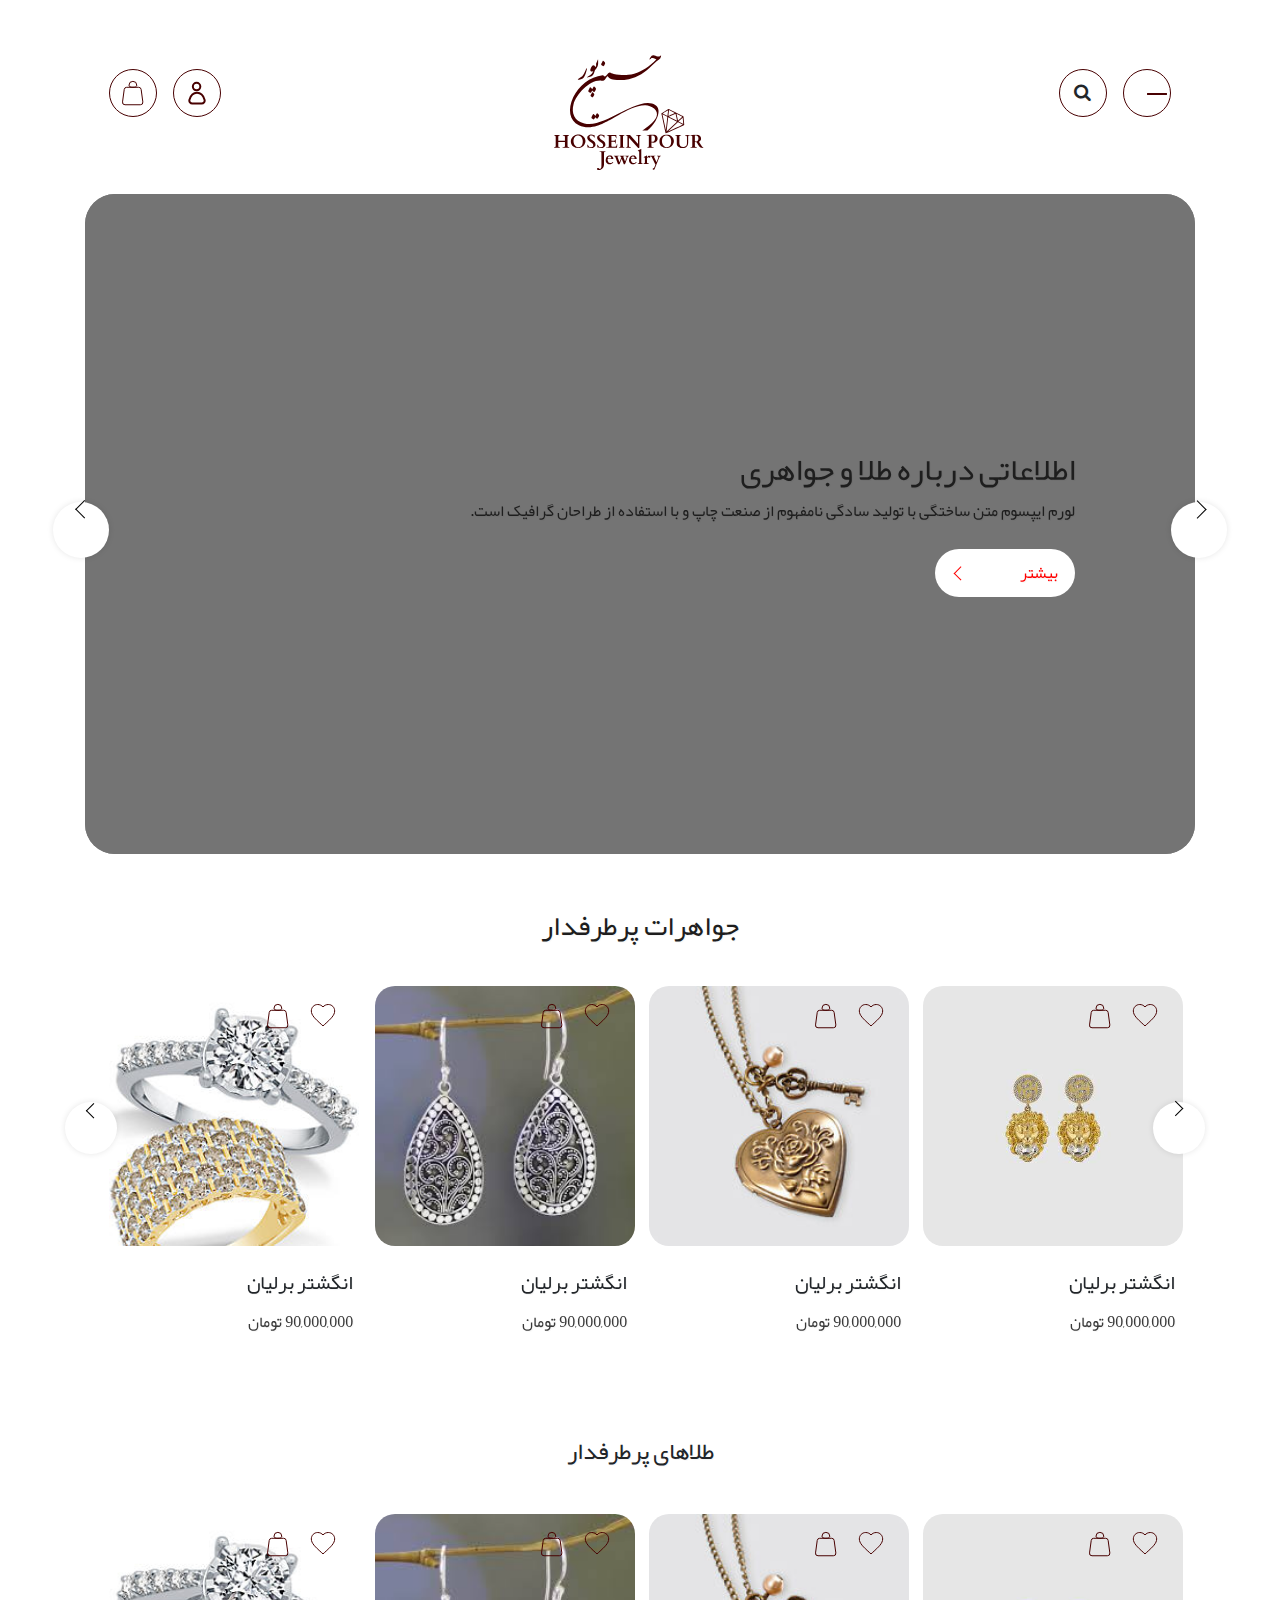
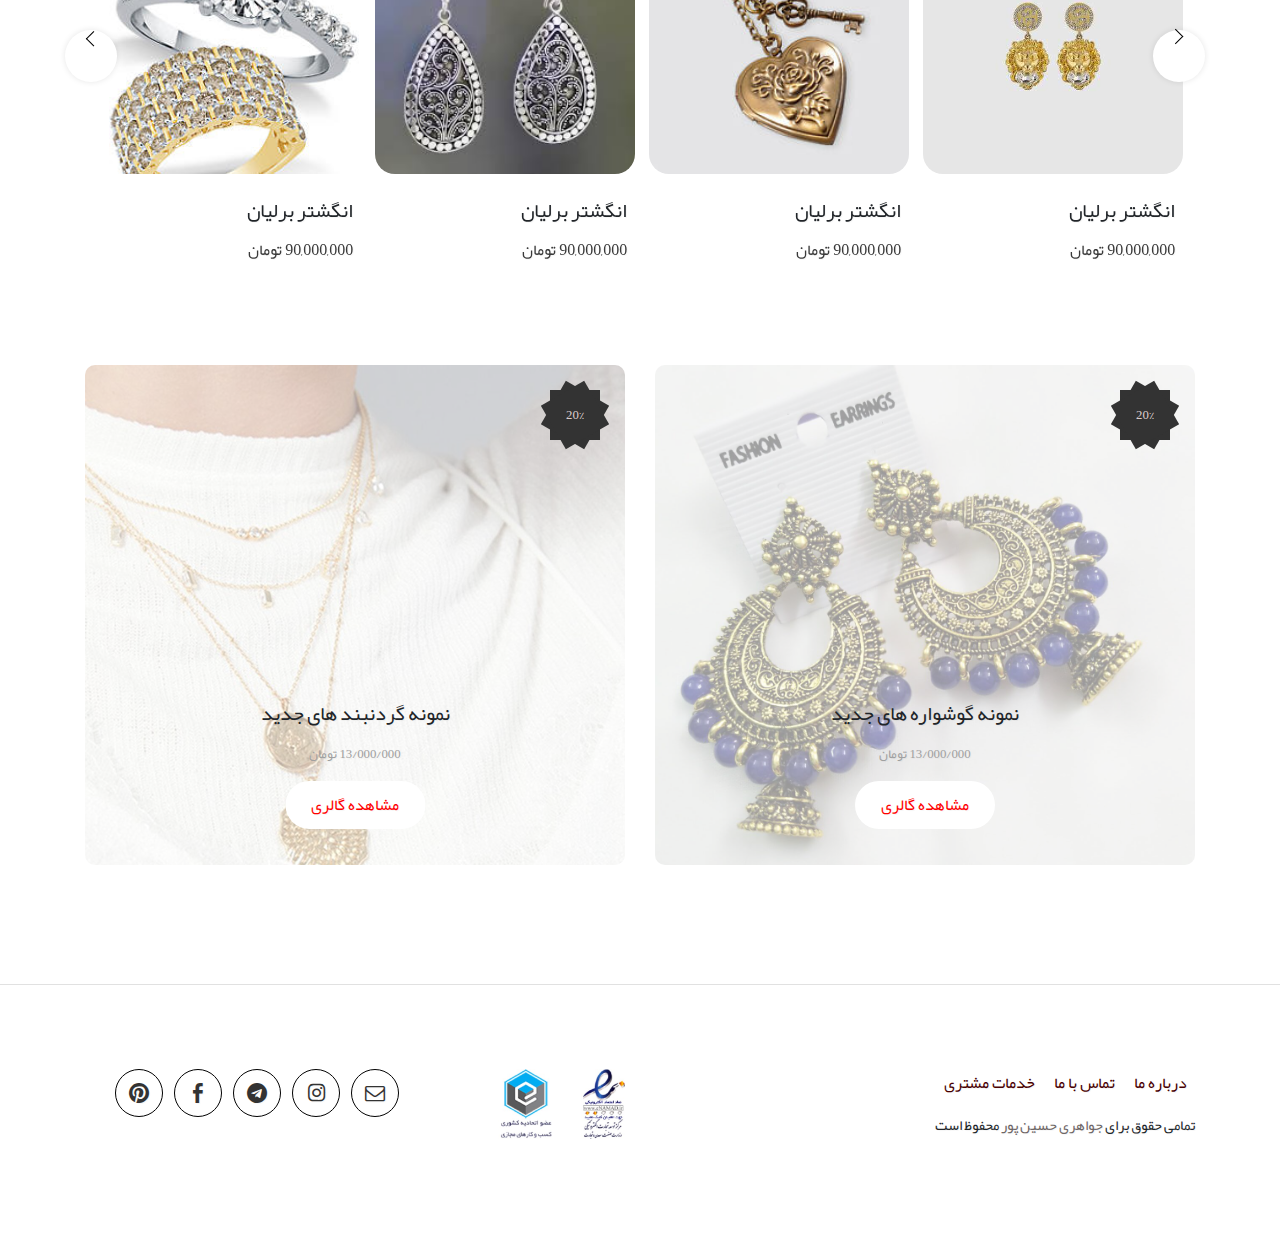
<file: index.html>
<!DOCTYPE html>
<html lang="en">
<head>
    <meta charset="UTF-8">
    <meta name="viewport" content="width=device-width, initial-scale=1.0">
    <meta http-equiv="X-UA-Compatible" content="ie=edge">
    <title>جواهرات حسین پور</title>
    <link rel="stylesheet" href="css/main.min.css">
</head>
<body class="d-flex flex-column h-100 " lang="fa-IR" dir="rtl">
    <main class="container flex-shrink-0">
        <nav class="navbar navbar-expand-lg navbar-light bg-white " >
        
          
            <div class="right-nav d-flex">
                <button class="menu-toggle  mx-2">
                    <span></span><span></span>
                </button>
                <div class="input-group search-input collapsed mx-2">
                    
                    <input type="text" class="form-control" placeholder="" aria-label="" aria-describedby="basic-addon1">
                    <div class="input-group-prepend">
                        <button class="btn" type="button" id="search-btn">
                            <i class="icon-search"></i>
                        </button>
                      </div>
                  </div>
              </div>
            <a class="navbar-brand" href="#">
                <img id="logo" src="img/logo.svg" alt="">
            </a>
            
            
          
            
                <div class="d-flex left-nav">
                    <button class=" round-button mx-2">
                        <img src="img/icons/user.svg" alt="">
                    </button>
                    <button class=" round-button mx-2">
                        <img src="img/icons/cart.svg" alt="">
                    </button>
                </div>
            
            <!-- Mobile -->
            <div class="collapse" id="navbarMobile" aria-expanded="false" style="">
                <ul class="nav navbar-nav">
                  <li class="nav-item">
                      <a class="nav-link" href="#">Mobile Link</a>
                  </li>
                  <li class="nav-item">
                        <a class="nav-link" href="#">Mobile Link</a>
                  </li>
                  <li class="nav-item">
                      <a class="nav-link" href="#">Mobile Link</a>
                  </li>
                  <li class="nav-item">
                      <a class="nav-link" href="#">Mobile Link</a>
                  </li>
                  <li class="nav-item">
                        <a class="nav-link" href="#">Mobile Link</a>
                  </li>
                  <li class="nav-item">
                      <a class="nav-link" href="#">Mobile Link</a>
                  </li>
                </ul>
            </div>
        </nav>

      <section class="content">
          <section class="slider">
            <div class="main-slider">
                <!-- Item -->
                <div class="item">
                  <div class="img-fill">
                    <img src="img/1.jpg" alt="">
                    <div class="info">
                      <div>
                        <h3>اطلاعاتی درباره طلا و جواهری</h3>
                        <p >
                            لورم ایپسوم متن ساختگی با تولید سادگی نامفهوم از صنعت چاپ و با استفاده از طراحان گرافیک است. 
                        </p>
                        <a href="#" class="btn btn-cta has-arrow">
                            بیشتر
                        </a>
                      </div>
                    </div>
                  </div>
                </div>
                <!-- // Item -->
                <!-- Item -->
                <div class="item">
                  <div class="img-fill">
                    <img src="img/1.jpg" alt="">
                    <div class="info">
                        <div>
                          <h3>اطلاعات دیگری درباره طلا و جواهری</h3>
                          <p >
                              لورم ایپسوم متن ساختگی با تولید سادگی نامفهوم از صنعت چاپ و با استفاده از طراحان گرافیک است. 
                          </p>
                          <a href="#" class="btn btn-cta has-arrow">
                              بیشتر
                          </a>
                        </div>
                      </div>
                  </div>
                </div>
                <!-- // Item -->
                
              </div>
          </section>
          <div class="jweleries">
              <h4 class="head-title text-center">جواهرات پرطرفدار</h3>
                <div class="product-slider ">
                    <div class="product-item" >
                        <div class="product-img">
                            <div class="product-actions">
                                <button class="btn">
                                    <img src="img/icons/cart-add.svg" alt="">
                                </button>
                                <button class="btn"  onclick="addToFavorites(this)">
                                    <img src="img/icons/favorite-outline.svg" alt="">
                                </button>
                            </div>
                            <img src="img/jwel-5.jpg" alt="">
                        </div>
                        <div class="product-item__details">
                            <h5 class="product-title">انگشتر برلیان</h5>
                            <p class="product-price">90,000,000 تومان</p>
                        </div>
                    </div>             
                    <div class="product-item" >
                        <div class="product-img">
                            <div class="product-actions">
                                <button class="btn">
                                    <img src="img/icons/cart-add.svg" alt="">
                                </button>
                                <button class="btn"  onclick="addToFavorites(this)">
                                    <img src="img/icons/favorite-outline.svg" alt="">
                                </button>
                            </div>
                            <img src="img/jwel-1.jpg" alt="">
                        </div>
                        <div class="product-item__details">
                                <h5 class="product-title">انگشتر برلیان</h5>
                                <p class="product-price">90,000,000 تومان</p>
                            </div>
                    </div>             
                    <div class="product-item" >
                        <div class="product-img">
                            <div class="product-actions">
                                <button class="btn">
                                    <img src="img/icons/cart-add.svg" alt="">
                                </button>
                                <button class="btn"  onclick="addToFavorites(this)">
                                    <img src="img/icons/favorite-outline.svg" alt="">
                                </button>
                            </div>
                            <img src="img/jwel-2.jpg" alt="">
                        </div>
                        <div class="product-item__details">
                                <h5 class="product-title">انگشتر برلیان</h5>
                                <p class="product-price">90,000,000 تومان</p>
                            </div>
                    </div>             
                    <div class="product-item" >
                        <div class="product-img">
                            <div class="product-actions">
                                <button class="btn">
                                    <img src="img/icons/cart-add.svg" alt="">
                                </button>
                                <button class="btn"  onclick="addToFavorites(this)">
                                    <img src="img/icons/favorite-outline.svg" alt="">
                                </button>
                            </div>
                            <img src="img/jwel-3.png" alt="">
                        </div>
                        <div class="product-item__details">
                                <h5 class="product-title">انگشتر برلیان</h5>
                                <p class="product-price">90,000,000 تومان</p>
                            </div>
                    </div>             
                    <div class="product-item" >
                        <div class="product-img">
                            <div class="product-actions">
                                <button class="btn">
                                    <img src="img/icons/cart-add.svg" alt="">
                                </button>
                                <button class="btn"  onclick="addToFavorites(this)">
                                    <img src="img/icons/favorite-outline.svg" alt="">
                                </button>
                            </div>
                            <img src="img/jwel-6.jpg" alt="">
                        </div>
                        <div class="product-item__details">
                                <h5 class="product-title">انگشتر برلیان</h5>
                                <p class="product-price">90,000,000 تومان</p>
                            </div>
                    </div>             
                    <div class="product-item" >
                        <div class="product-img">
                            <div class="product-actions">
                                <button class="btn">
                                    <img src="img/icons/cart-add.svg" alt="">
                                </button>
                                <button class="btn"  onclick="addToFavorites(this)">
                                    <img src="img/icons/favorite-outline.svg" alt="">
                                </button>
                            </div>
                            <img src="img/jwel-5.jpg" alt="">
                        </div>
                        <div class="product-item__details">
                                <h5 class="product-title">انگشتر برلیان</h5>
                                <p class="product-price">90,000,000 تومان</p>
                            </div>
                    </div>             
                    <div class="product-item" >
                        <div class="product-img">
                            <div class="product-actions">
                                <button class="btn">
                                    <img src="img/icons/cart-add.svg" alt="">
                                </button>
                                <button class="btn"  onclick="addToFavorites(this)">
                                    <img src="img/icons/favorite-outline.svg" alt="">
                                </button>
                            </div>
                            <img src="img/jwel-6.jpg" alt="">
                        </div>
                        <div class="product-item__details">
                                <h5 class="product-title">انگشتر برلیان</h5>
                                <p class="product-price">90,000,000 تومان</p>
                            </div>
                    </div>             
                </div>
          </div>
          <div class="golds ">
            <h4 class="text-center">طلاهای پرطرفدار</h3>
                <div class="product-slider mt-5">
                        <div class="product-item" >
                            <div class="product-img">
                                <div class="product-actions">
                                    <button class="btn">
                                        <img src="img/icons/cart-add.svg" alt="">
                                    </button>
                                    <button class="btn"  onclick="addToFavorites(this)">
                                        <img src="img/icons/favorite-outline.svg" alt="">
                                    </button>
                                </div>
                                <img src="img/jwel-5.jpg" alt="">
                            </div>
                            <div class="product-item__details">
                                <h5 class="product-title">انگشتر برلیان</h5>
                                <p class="product-price">90,000,000 تومان</p>
                            </div>
                        </div>             
                        <div class="product-item" >
                            <div class="product-img">
                                <div class="product-actions">
                                    <button class="btn">
                                        <img src="img/icons/cart-add.svg" alt="">
                                    </button>
                                    <button class="btn"  onclick="addToFavorites(this)">
                                        <img src="img/icons/favorite-outline.svg" alt="">
                                    </button>
                                </div>
                                <img src="img/jwel-1.jpg" alt="">
                            </div>
                            <div class="product-item__details">
                                    <h5 class="product-title">انگشتر برلیان</h5>
                                    <p class="product-price">90,000,000 تومان</p>
                                </div>
                        </div>             
                        <div class="product-item" >
                            <div class="product-img">
                                <div class="product-actions">
                                    <button class="btn">
                                        <img src="img/icons/cart-add.svg" alt="">
                                    </button>
                                    <button class="btn"  onclick="addToFavorites(this)">
                                        <img src="img/icons/favorite-outline.svg" alt="">
                                    </button>
                                </div>
                                <img src="img/jwel-2.jpg" alt="">
                            </div>
                            <div class="product-item__details">
                                    <h5 class="product-title">انگشتر برلیان</h5>
                                    <p class="product-price">90,000,000 تومان</p>
                                </div>
                        </div>             
                        <div class="product-item" >
                            <div class="product-img">
                                <div class="product-actions">
                                    <button class="btn">
                                        <img src="img/icons/cart-add.svg" alt="">
                                    </button>
                                    <button class="btn"  onclick="addToFavorites(this)">
                                        <img src="img/icons/favorite-outline.svg" alt="">
                                    </button>
                                </div>
                                <img src="img/jwel-3.png" alt="">
                            </div>
                            <div class="product-item__details">
                                    <h5 class="product-title">انگشتر برلیان</h5>
                                    <p class="product-price">90,000,000 تومان</p>
                                </div>
                        </div>             
                        <div class="product-item" >
                            <div class="product-img">
                                <div class="product-actions">
                                    <button class="btn">
                                        <img src="img/icons/cart-add.svg" alt="">
                                    </button>
                                    <button class="btn"  onclick="addToFavorites(this)">
                                        <img src="img/icons/favorite-outline.svg" alt="">
                                    </button>
                                </div>
                                <img src="img/jwel-6.jpg" alt="">
                            </div>
                            <div class="product-item__details">
                                    <h5 class="product-title">انگشتر برلیان</h5>
                                    <p class="product-price">90,000,000 تومان</p>
                                </div>
                        </div>             
                        <div class="product-item" >
                            <div class="product-img">
                                <div class="product-actions">
                                    <button class="btn">
                                        <img src="img/icons/cart-add.svg" alt="">
                                    </button>
                                    <button class="btn"  onclick="addToFavorites(this)">
                                        <img src="img/icons/favorite-outline.svg" alt="">
                                    </button>
                                </div>
                                <img src="img/jwel-5.jpg" alt="">
                            </div>
                            <div class="product-item__details">
                                    <h5 class="product-title">انگشتر برلیان</h5>
                                    <p class="product-price">90,000,000 تومان</p>
                                </div>
                        </div>             
                        <div class="product-item" >
                            <div class="product-img">
                                <div class="product-actions">
                                    <button class="btn">
                                        <img src="img/icons/cart-add.svg" alt="">
                                    </button>
                                    <button class="btn"  onclick="addToFavorites(this)">
                                        <img src="img/icons/favorite-outline.svg" alt="">
                                    </button>
                                </div>
                                <img src="img/jwel-6.jpg" alt="">
                            </div>
                            <div class="product-item__details">
                                    <h5 class="product-title">انگشتر برلیان</h5>
                                    <p class="product-price">90,000,000 تومان</p>
                                </div>
                        </div>             
                    </div>
        </div>
        <div class="collections row">
            <div class="col-lg-6 col-12">
                <div class="collection-item" style="background-image: url('img/earrings.jpg')">
                    <div class="collection-off">
                        <span>20%</span>
                    </div>
                    <div class="collection-info">
                        <h5 class="collection-title">نمونه گوشواره های جدید</h5>
                        <p class="collection-price">13/000/000 تومان</p>
                        <button class="btn btn-cta ">
                            
                                مشاهده گالری
                        </button>
                    </div>
                </div>
            </div>
            <div class="col-lg-6 col-12">
                <div class="collection-item" style="background-image: url('img/necklace.jpg')">
                    <div class="collection-off">
                        <span>20%</span>
                    </div>
                    <div class="collection-info">
                        <h5 class="collection-title">نمونه گردنبند های جدید</h5>
                        <p class="collection-price">13/000/000 تومان</p>
                        <button class="btn btn-cta ">
                            
                                مشاهده گالری
                        </button>
                    </div>
                </div>
            </div>
            
        </div>
      </section>
    </main>
    <div class="overlay-menu">
       <div class="container">
        <nav class="navbar navbar-expand-lg navbar-light bg-white">
        
          
            <div class="d-flex right-nav">
                <button class="menu-toggle  mx-2">
                    <span></span><span></span>
                </button>
                <div></div>
            </div>
            <a class="navbar-brand mx-auto" href="#">
                <img id="logo" src="img/logo.svg" alt="">
            </a>
            
            
          
            
                <div class="d-flex left-nav">
                    <button class=" round-button mx-2">
                        <img src="img/icons/user.svg" alt="">
                    </button>
                    <button class=" round-button mx-2">
                        <img src="img/icons/cart.svg" alt="">
                    </button>
                </div>
              
            
        </nav>
        <ul class="nav nav-tabs categories-wrap">
            
            <li class="nav-item active"><a class="nav-link " data-toggle="tab" href="#golds-category">طلا</a></li>
            <li class="nav-item"><a class="nav-link " data-toggle="tab" href="#jwel-category">جواهر</a></li>
          </ul>
          
          <div class="tab-content categories-content-wrap">
            <div id="golds-category" class="tab-pane fade show active">
              <div class="category-slider">
                  <a href="/" class="category-item">
                      <div class="category-icon">
                          <img src="img/icons/necklace.png" alt="">
                      </div>
                  </a>
                  <a href="/" class="category-item">
                    <div class="category-icon">
                        <img src="img/icons/necklace.png" alt="">
                    </div>
                </a>
                <a href="/" class="category-item">
                    <div class="category-icon">
                        <img src="img/icons/necklace.png" alt="">
                    </div>
                </a>
                <a href="/" class="category-item">
                    <div class="category-icon">
                        <img src="img/icons/necklace.png" alt="">
                    </div>
                </a>
                <a href="/" class="category-item">
                    <div class="category-icon">
                        <img src="img/icons/necklace.png" alt="">
                    </div>
                </a>
                <a href="/" class="category-item">
                    <div class="category-icon">
                        <img src="img/icons/necklace.png" alt="">
                    </div>
                </a>
                <a href="/" class="category-item">
                    <div class="category-icon">
                        <img src="img/icons/necklace.png" alt="">
                    </div>
                </a>
                <a href="/" class="category-item">
                    <div class="category-icon">
                        <img src="img/icons/necklace.png" alt="">
                    </div>
                </a>
                <a href="/" class="category-item">
                    <div class="category-icon">
                        <img src="img/icons/necklace.png" alt="">
                    </div>
                </a>
                <a href="/" class="category-item">
                    <div class="category-icon">
                        <img src="img/icons/necklace.png" alt="">
                    </div>
                </a>
                <a href="/" class="category-item">
                    <div class="category-icon">
                        <img src="img/icons/necklace.png" alt="">
                    </div>
                </a>
                <a href="/" class="category-item">
                    <div class="category-icon">
                        <img src="img/icons/necklace.png" alt="">
                    </div>
                </a>
                <a href="/" class="category-item">
                    <div class="category-icon">
                        <img src="img/icons/necklace.png" alt="">
                    </div>
                </a>
              </div>
            </div>
            <div id="jwel-category" class="tab-pane fade">
                <div class="category-slider">
                    <a href="/" class="category-item">
                        <div class="category-icon">
                            <img src="img/icons/necklace.png" alt="">
                        </div>
                    </a>
                    <a href="/" class="category-item">
                      <div class="category-icon">
                          <img src="img/icons/necklace.png" alt="">
                      </div>
                  </a>
                  <a href="/" class="category-item">
                      <div class="category-icon">
                          <img src="img/icons/necklace.png" alt="">
                      </div>
                  </a>
                  <a href="/" class="category-item">
                      <div class="category-icon">
                          <img src="img/icons/necklace.png" alt="">
                      </div>
                  </a>
                  <a href="/" class="category-item">
                      <div class="category-icon">
                          <img src="img/icons/necklace.png" alt="">
                      </div>
                  </a>
                  <a href="/" class="category-item">
                      <div class="category-icon">
                          <img src="img/icons/necklace.png" alt="">
                      </div>
                  </a>
                  <a href="/" class="category-item">
                      <div class="category-icon">
                          <img src="img/icons/necklace.png" alt="">
                      </div>
                  </a>
                  <a href="/" class="category-item">
                      <div class="category-icon">
                          <img src="img/icons/necklace.png" alt="">
                      </div>
                  </a>
                  <a href="/" class="category-item">
                      <div class="category-icon">
                          <img src="img/icons/necklace.png" alt="">
                      </div>
                  </a>
                  <a href="/" class="category-item">
                      <div class="category-icon">
                          <img src="img/icons/necklace.png" alt="">
                      </div>
                  </a>
                  <a href="/" class="category-item">
                      <div class="category-icon">
                          <img src="img/icons/necklace.png" alt="">
                      </div>
                  </a>
                  <a href="/" class="category-item">
                      <div class="category-icon">
                          <img src="img/icons/necklace.png" alt="">
                      </div>
                  </a>
                  <a href="/" class="category-item">
                      <div class="category-icon">
                          <img src="img/icons/necklace.png" alt="">
                      </div>
                  </a>
                </div>
            </div>
            
          </div>
       </div>
    </div>
    <footer class="footer ">
            <div class="container">
              <div class="row">
                  <div class="col-lg-6 col-12">
                      <ul class="footer-links">
                        <li>
                              <a href="#">درباره ما</a>
                        </li>
                        <li>
                                <a href="#">تماس با ما</a>
                          </li>
                          <li>
                                <a href="#">خدمات مشتری</a>
                          </li>
                      </ul>
                      <p class="copyright">
                          تمامی حقوق برای <a class="copyright-link" href="#">جواهری حسین پور</a> محفوظ است
                      </p>
                  </div>
                  <div class="col-lg-6 col-12">
                      <div class="row">
                          <div class="col-lg-4 ">
                            <a class="sign" href="#">
                                <img src="img/samandehi.jpg" alt="">
                              </a>
                              <a class="sign" href="#">
                                      <img src="img/etehadie.jpg" alt="">
                                    </a>
                          </div>
                          <div class="col-lg-8">
                            <ul class="social-links">
                                <li><a class="icon-mail" href="#" target="_blank" rel="noopener noreferrer"></a></li>
                                <li><a class="icon-instagram" href="#" target="_blank" rel="noopener noreferrer"></a></li>
                                <li><a class="icon-telegram" href="#" target="_blank" rel="noopener noreferrer"></a></li>
                                <li><a class="icon-facebook" href="#" target="_blank" rel="noopener noreferrer"></a></li>
                                <li><a class="icon-pinterest" href="#" target="_blank" rel="noopener noreferrer"></a></li>
                            </ul>
                          </div>
                      </div>
                              
                  </div>
              </div>
            </div>
    </footer>
    
    <script src="js/jquery.slim.min.js"></script>
    <script src="js/bootstrap.min.js"></script>
    <script src="js/slick.min.js"></script>
    <script src="js/main.js"></script>
    <script src="js/home.js"></script>
</body>
</html>
</file>
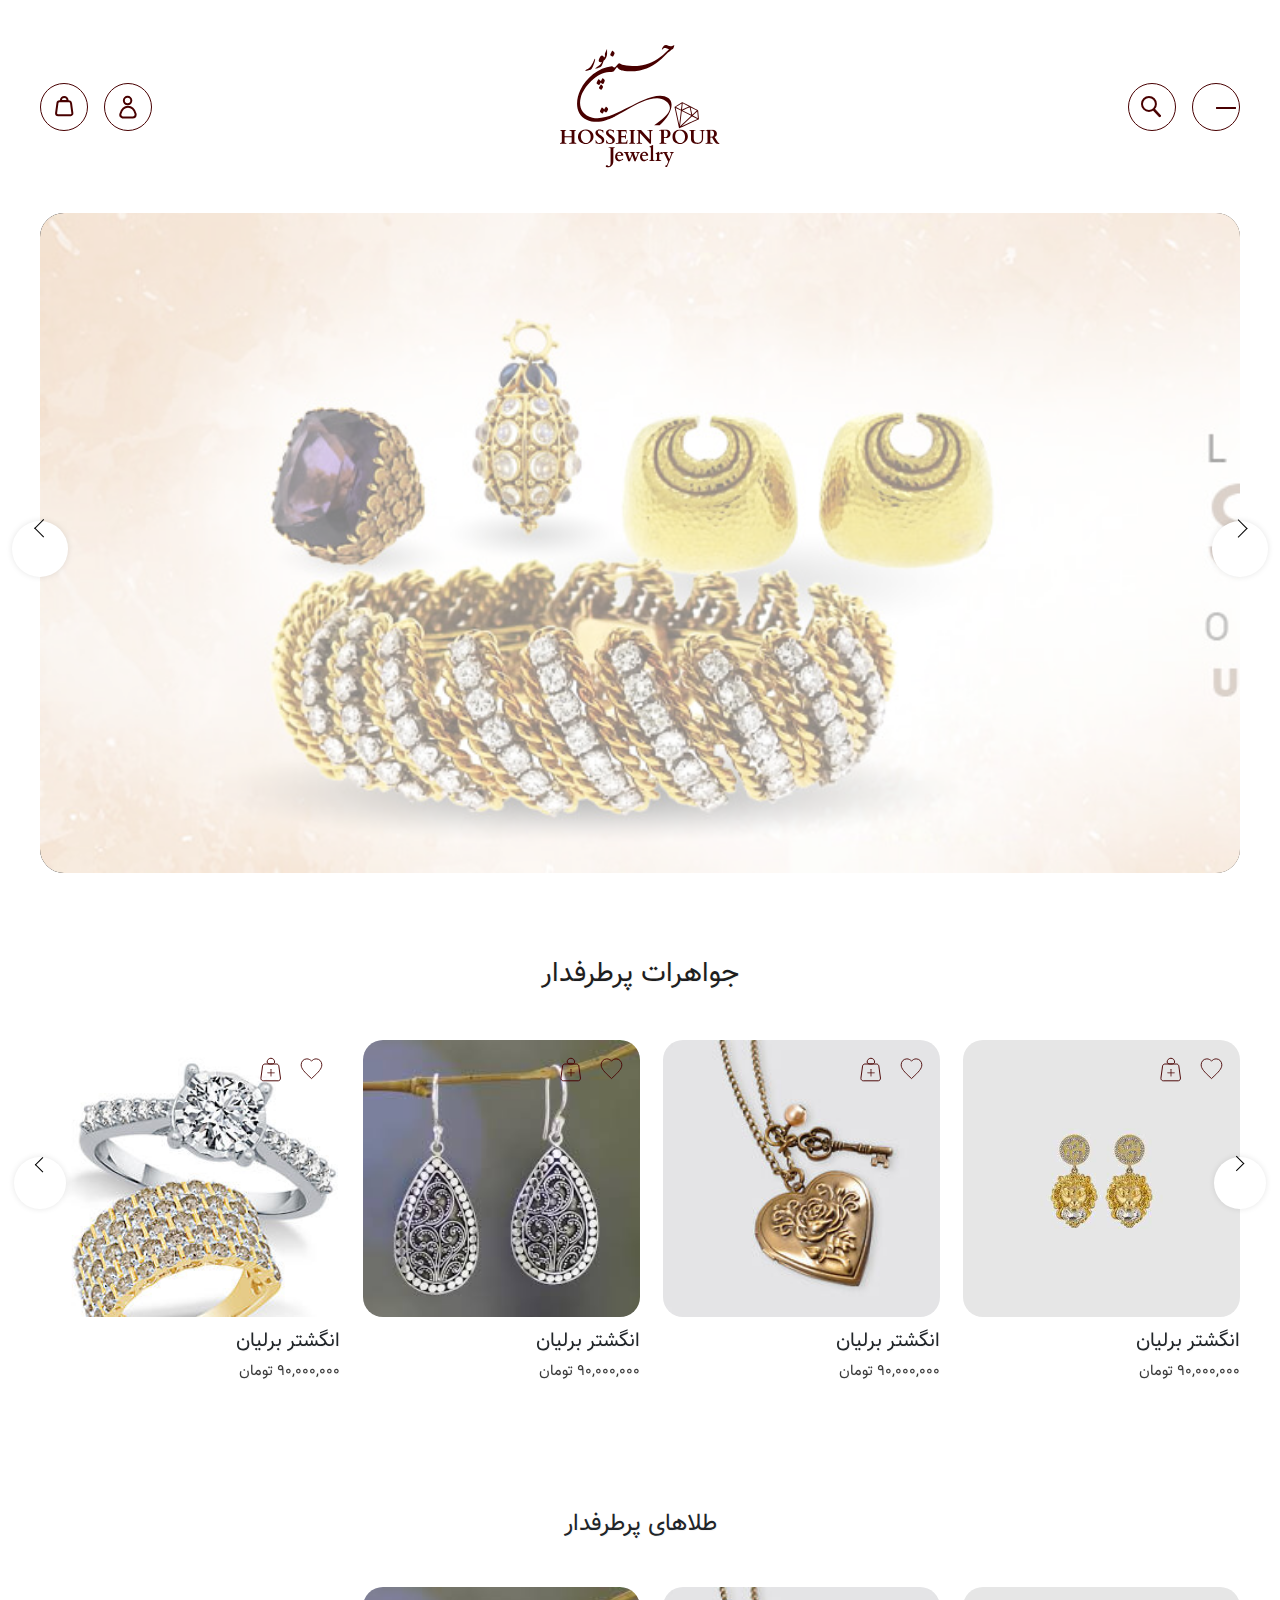
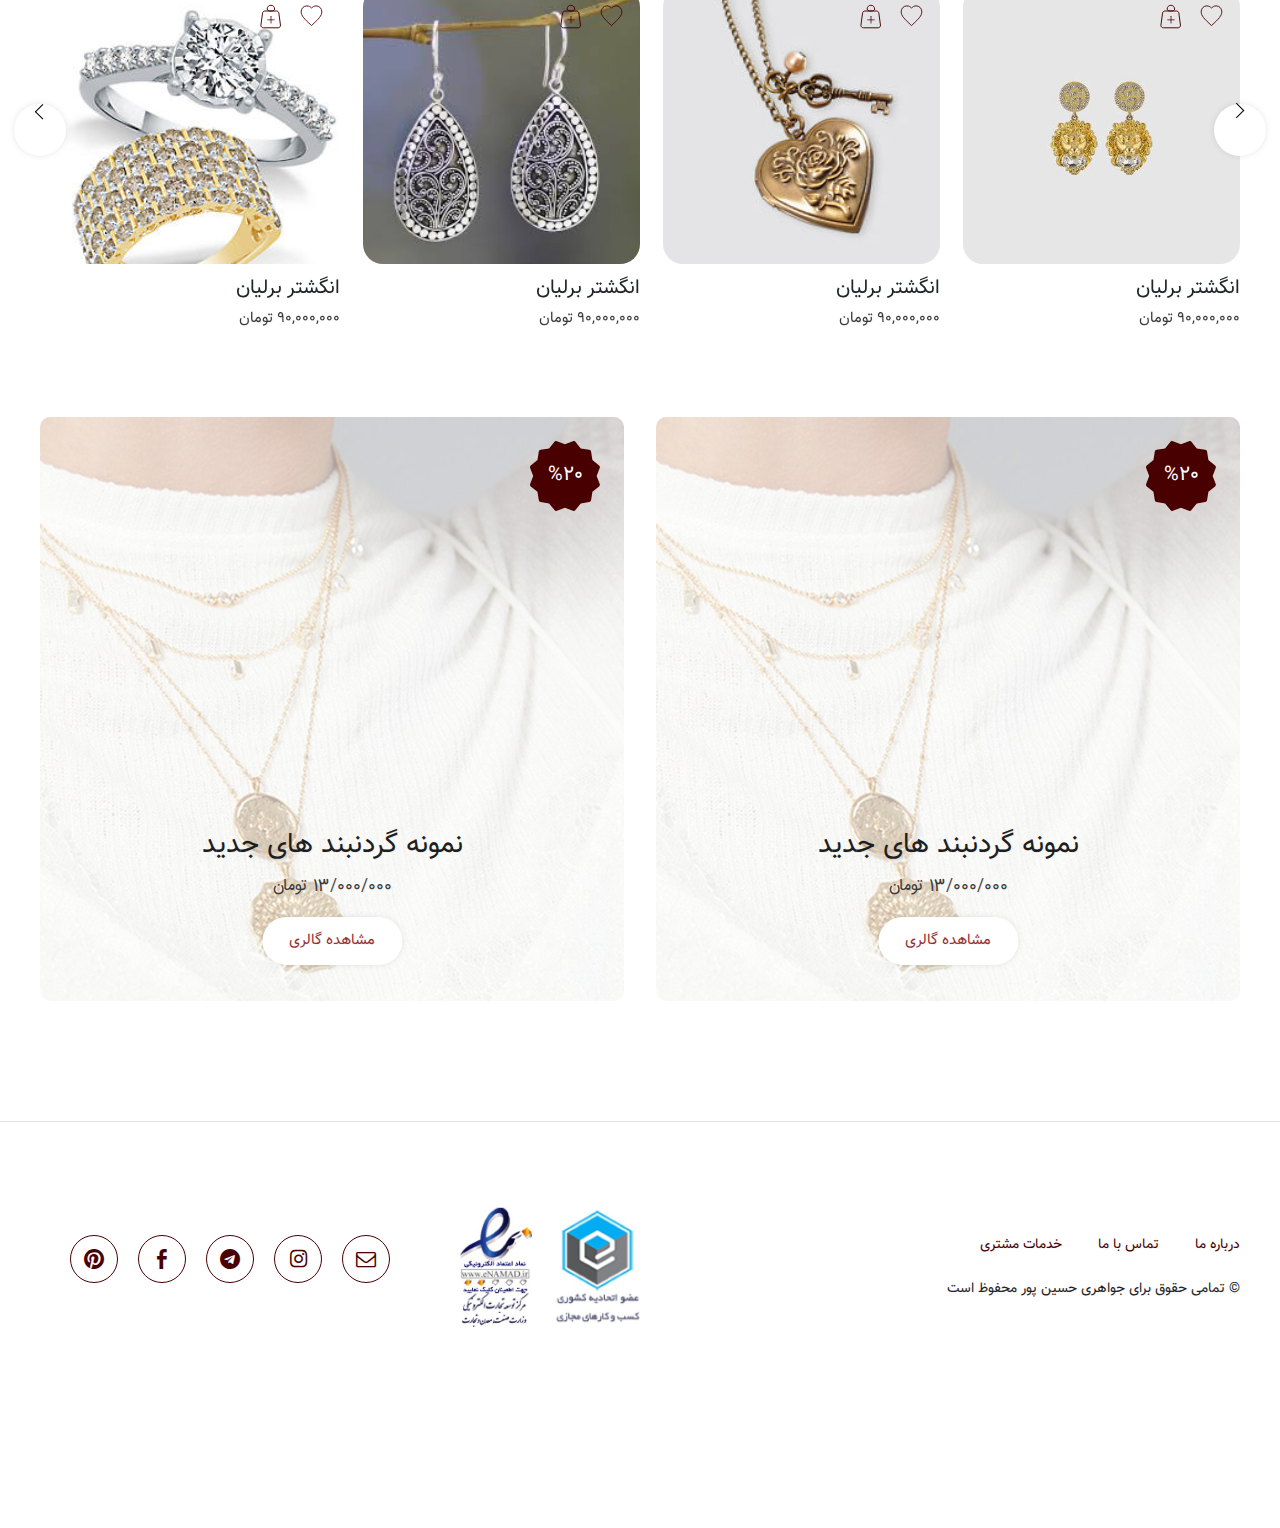
<file: docs/index.html>
<!DOCTYPE html>
<html lang="en">
<head>
    <meta charset="UTF-8">
    <meta name="viewport" content="width=device-width, initial-scale=1.0">
    <meta http-equiv="X-UA-Compatible" content="ie=edge">
    <title>جواهرات حسین پور</title>
    <link rel="stylesheet" href="css/main.min.css">
</head>
<body class="d-flex flex-column h-100 " lang="fa-IR" dir="rtl">
    <main class="flex-shrink-0">
        <div class="container">
            <nav class="navbar navbar-expand-lg navbar-light bg-white " >
        
          
                <div class="right-nav d-flex">
                    <button class="menu-toggle  ml-2">
                        <span></span><span></span>
                    </button>
                    <div class="input-group search-input collapsed mr-2">
                        
                        <input type="text" placeholder="جستجو..." class="form-control" placeholder="" aria-label="" aria-describedby="basic-addon1">
                        <div class="input-group-prepend">
                            <button class="btn" type="button" id="search-btn">
                                <svg width="20px" height="22px" viewBox="0 0 20 22" version="1.1" xmlns="http://www.w3.org/2000/svg" xmlns:xlink="http://www.w3.org/1999/xlink">
                                    <!-- Generator: Sketch 55 (78076) - https://sketchapp.com -->
                                    <title>Group 23</title>
                                    <desc>Created with Sketch.</desc>
                                    <g id="Page-1" stroke="none" stroke-width="1" fill="none" fill-rule="evenodd">
                                        <g id="Hosseinpour-Home" transform="translate(-911.000000, -96.000000)" stroke="#480000">
                                            <g id="Group-30" transform="translate(896.000000, 83.000000)">
                                                <g id="Group-24">
                                                    <g id="Group-23" transform="translate(16.000000, 14.000000)">
                                                        <circle id="Oval" stroke-width="2" cx="6.95652174" cy="6.95652174" r="6.95652174"></circle>
                                                        <path d="M15.0463486,11.1985225 C14.6021195,11.1985225 14.2420007,11.5586413 14.2420007,12.0028703 L14.2420007,19.8289573 C14.2420007,20.2731863 14.6021195,20.6333051 15.0463486,20.6333051 C15.4905776,20.6333051 15.8506964,20.2731863 15.8506964,19.8289573 L15.8506964,12.0028703 C15.8506964,11.5586413 15.4905776,11.1985225 15.0463486,11.1985225 Z" id="Rectangle" fill="#480000" transform="translate(15.046349, 15.915914) rotate(-43.000000) translate(-15.046349, -15.915914) "></path>
                                                    </g>
                                                </g>
                                            </g>
                                        </g>
                                    </g>
                                </svg>
                                
                            </button>
                        </div>
                    </div>
                </div>
                <a class="navbar-brand" href="#">
                    <img id="logo" src="img/logo.svg" alt="">
                </a>
                
                
              
                
                    <div class="d-flex left-nav">
                        <button class=" round-button ml-2">
                            <!-- <svg>
                                <use xlink:href="#person-icon"></use>
                            </svg> -->
                            <img src="img/icons/Person.svg" alt="">
                        </button>
                        <button class=" round-button mr-2">
                                <!-- <svg>
                                        <use xlink:href="#bag-icon"></use>
                                    </svg> -->
                                    <img src="img/icons/Bag.svg" alt="">
                        </button>
                    </div>
                
                <!-- Mobile -->
                <div class="collapse" id="navbarMobile" aria-expanded="false" style="">
                    <ul class="nav navbar-nav">
                      <li class="nav-item">
                          <a class="nav-link" href="#">Mobile Link</a>
                      </li>
                      <li class="nav-item">
                            <a class="nav-link" href="#">Mobile Link</a>
                      </li>
                      <li class="nav-item">
                          <a class="nav-link" href="#">Mobile Link</a>
                      </li>
                      <li class="nav-item">
                          <a class="nav-link" href="#">Mobile Link</a>
                      </li>
                      <li class="nav-item">
                            <a class="nav-link" href="#">Mobile Link</a>
                      </li>
                      <li class="nav-item">
                          <a class="nav-link" href="#">Mobile Link</a>
                      </li>
                    </ul>
                </div>
            </nav>
    
          <section class="content">
              <section class="slider">
                <div class="main-slider">
                    <!-- Item -->
                    <div class="item">
                      <div class="img-fill">
                        <img src="img/1.jpg" alt="">
                        <div class="info">
                          <div>
                            <h3>اطلاعاتی درباره طلا و جواهری</h3>
                            <p >
                                لورم ایپسوم متن ساختگی با تولید سادگی نامفهوم از صنعت چاپ و با استفاده از طراحان گرافیک است. 
                            </p>
                            <a href="#" class="btn btn-cta justify-content-center">
                                بیشتر
                            </a>
                          </div>
                        </div>
                      </div>
                    </div>
                    <!-- // Item -->
                    <!-- Item -->
                    <div class="item">
                      <div class="img-fill">
                        <img src="img/2.jpg" alt="">
                        <div class="info">
                            <div>
                              <h3>اطلاعات دیگری درباره طلا و جواهری</h3>
                              <p >
                                  لورم ایپسوم متن ساختگی با تولید سادگی نامفهوم از صنعت چاپ و با استفاده از طراحان گرافیک است. 
                              </p>
                              <a href="#" class="btn btn-cta justify-content-center">
                                  بیشتر
                              </a>
                            </div>
                          </div>
                      </div>
                    </div>
                    <!-- // Item -->
                    
                  </div>
              </section>
              <div class="jweleries">
                  <h4 class="head-title text-center">جواهرات پرطرفدار</h3>
                    <div class="product-slider mt-5">
                            <div class="product-item" >
                                <div class="product-img">
                                    <div class="product-actions">
                                        <button class="btn">
                                            <!-- <svg>
                                                <use xlink:href="#add-to-bag" />
                                            </svg> -->
                                            <img src="img/icons/Add-to-bag-red.svg" alt="">
                                        </button>
                                        <button class="btn add-to-fav"  >
                                            <img src="img/icons/favorite-outline.svg" alt="">
                                        </button>
                                    </div>
                                    <img src="img/jwel-5.jpg" alt="">
                                </div>
                                <div class="product-item__details">
                                    <h5 class="product-title">انگشتر برلیان</h5>
                                    <p class="product-price">90,000,000 تومان</p>
                                </div>
                            </div>             
                            <div class="product-item" >
                                <div class="product-img">
                                    <div class="product-actions">
                                        <button class="btn">
                                            <img src="img/icons/Add-to-bag-red.svg" alt="">
                                        </button>
                                        <button class="btn add-to-fav"  >
                                            <img src="img/icons/favorite-outline.svg" alt="">
                                        </button>
                                    </div>
                                    <img src="img/jwel-1.jpg" alt="">
                                </div>
                                <div class="product-item__details">
                                        <h5 class="product-title">انگشتر برلیان</h5>
                                        <p class="product-price">90,000,000 تومان</p>
                                    </div>
                            </div>             
                            <div class="product-item" >
                                <div class="product-img">
                                    <div class="product-actions">
                                        <button class="btn">
                                            <img src="img/icons/Add-to-bag-red.svg" alt="">
                                        </button>
                                        <button class="btn add-to-fav"  >
                                            <img src="img/icons/favorite-outline.svg" alt="">
                                        </button>
                                    </div>
                                    <img src="img/jwel-2.jpg" alt="">
                                </div>
                                <div class="product-item__details">
                                        <h5 class="product-title">انگشتر برلیان</h5>
                                        <p class="product-price">90,000,000 تومان</p>
                                    </div>
                            </div>             
                            <div class="product-item" >
                                <div class="product-img">
                                    <div class="product-actions">
                                        <button class="btn">
                                            <img src="img/icons/Add-to-bag-red.svg" alt="">
                                        </button>
                                        <button class="btn add-to-fav"  >
                                            <img src="img/icons/favorite-outline.svg" alt="">
                                        </button>
                                    </div>
                                    <img src="img/jwel-3.png" alt="">
                                </div>
                                <div class="product-item__details">
                                        <h5 class="product-title">انگشتر برلیان</h5>
                                        <p class="product-price">90,000,000 تومان</p>
                                    </div>
                            </div>             
                            <div class="product-item" >
                                <div class="product-img">
                                    <div class="product-actions">
                                        <button class="btn">
                                            <img src="img/icons/Add-to-bag-red.svg" alt="">
                                        </button>
                                        <button class="btn add-to-fav"  >
                                            <img src="img/icons/favorite-outline.svg" alt="">
                                        </button>
                                    </div>
                                    <img src="img/jwel-6.jpg" alt="">
                                </div>
                                <div class="product-item__details">
                                        <h5 class="product-title">انگشتر برلیان</h5>
                                        <p class="product-price">90,000,000 تومان</p>
                                    </div>
                            </div>             
                            <div class="product-item" >
                                <div class="product-img">
                                    <div class="product-actions">
                                        <button class="btn">
                                            <img src="img/icons/Add-to-bag-red.svg" alt="">
                                        </button>
                                        <button class="btn add-to-fav"  >
                                            <img src="img/icons/favorite-outline.svg" alt="">
                                        </button>
                                    </div>
                                    <img src="img/jwel-5.jpg" alt="">
                                </div>
                                <div class="product-item__details">
                                        <h5 class="product-title">انگشتر برلیان</h5>
                                        <p class="product-price">90,000,000 تومان</p>
                                    </div>
                            </div>             
                            <div class="product-item" >
                                <div class="product-img">
                                    <div class="product-actions">
                                        <button class="btn">
                                            <img src="img/icons/Add-to-bag-red.svg" alt="">
                                        </button>
                                        <button class="btn add-to-fav"  >
                                            <img src="img/icons/favorite-outline.svg" alt="">
                                        </button>
                                    </div>
                                    <img src="img/jwel-6.jpg" alt="">
                                </div>
                                <div class="product-item__details">
                                        <h5 class="product-title">انگشتر برلیان</h5>
                                        <p class="product-price">90,000,000 تومان</p>
                                    </div>
                            </div>             
                    </div>
              </div>
              <div class="golds ">
                <h4 class="text-center">طلاهای پرطرفدار</h3>
                    <div class="product-slider mt-5">
                        <div class="product-item" >
                            <div class="product-img">
                                <div class="product-actions">
                                    <button class="btn">
                                        <!-- <svg>
                                            <use xlink:href="#add-to-bag" />
                                        </svg> -->
                                        <img src="img/icons/Add-to-bag-red.svg" alt="">
                                    </button>
                                    <button class="btn add-to-fav"  >
                                        <img src="img/icons/favorite-outline.svg" alt="">
                                    </button>
                                </div>
                                <img src="img/jwel-5.jpg" alt="">
                            </div>
                            <div class="product-item__details">
                                <h5 class="product-title">انگشتر برلیان</h5>
                                <p class="product-price">90,000,000 تومان</p>
                            </div>
                        </div>             
                        <div class="product-item" >
                            <div class="product-img">
                                <div class="product-actions">
                                    <button class="btn">
                                        <img src="img/icons/Add-to-bag-red.svg" alt="">
                                    </button>
                                    <button class="btn add-to-fav"  >
                                        <img src="img/icons/favorite-outline.svg" alt="">
                                    </button>
                                </div>
                                <img src="img/jwel-1.jpg" alt="">
                            </div>
                            <div class="product-item__details">
                                    <h5 class="product-title">انگشتر برلیان</h5>
                                    <p class="product-price">90,000,000 تومان</p>
                                </div>
                        </div>             
                        <div class="product-item" >
                            <div class="product-img">
                                <div class="product-actions">
                                    <button class="btn">
                                        <img src="img/icons/Add-to-bag-red.svg" alt="">
                                    </button>
                                    <button class="btn add-to-fav"  >
                                        <img src="img/icons/favorite-outline.svg" alt="">
                                    </button>
                                </div>
                                <img src="img/jwel-2.jpg" alt="">
                            </div>
                            <div class="product-item__details">
                                    <h5 class="product-title">انگشتر برلیان</h5>
                                    <p class="product-price">90,000,000 تومان</p>
                                </div>
                        </div>             
                        <div class="product-item" >
                            <div class="product-img">
                                <div class="product-actions">
                                    <button class="btn">
                                        <img src="img/icons/Add-to-bag-red.svg" alt="">
                                    </button>
                                    <button class="btn add-to-fav"  >
                                        <img src="img/icons/favorite-outline.svg" alt="">
                                    </button>
                                </div>
                                <img src="img/jwel-3.png" alt="">
                            </div>
                            <div class="product-item__details">
                                    <h5 class="product-title">انگشتر برلیان</h5>
                                    <p class="product-price">90,000,000 تومان</p>
                                </div>
                        </div>             
                        <div class="product-item" >
                            <div class="product-img">
                                <div class="product-actions">
                                    <button class="btn">
                                        <img src="img/icons/Add-to-bag-red.svg" alt="">
                                    </button>
                                    <button class="btn add-to-fav"  >
                                        <img src="img/icons/favorite-outline.svg" alt="">
                                    </button>
                                </div>
                                <img src="img/jwel-6.jpg" alt="">
                            </div>
                            <div class="product-item__details">
                                    <h5 class="product-title">انگشتر برلیان</h5>
                                    <p class="product-price">90,000,000 تومان</p>
                                </div>
                        </div>             
                        <div class="product-item" >
                            <div class="product-img">
                                <div class="product-actions">
                                    <button class="btn">
                                        <img src="img/icons/Add-to-bag-red.svg" alt="">
                                    </button>
                                    <button class="btn add-to-fav"  >
                                        <img src="img/icons/favorite-outline.svg" alt="">
                                    </button>
                                </div>
                                <img src="img/jwel-5.jpg" alt="">
                            </div>
                            <div class="product-item__details">
                                    <h5 class="product-title">انگشتر برلیان</h5>
                                    <p class="product-price">90,000,000 تومان</p>
                                </div>
                        </div>             
                        <div class="product-item" >
                            <div class="product-img">
                                <div class="product-actions">
                                    <button class="btn">
                                        <img src="img/icons/Add-to-bag-red.svg" alt="">
                                    </button>
                                    <button class="btn add-to-fav"  >
                                        <img src="img/icons/favorite-outline.svg" alt="">
                                    </button>
                                </div>
                                <img src="img/jwel-6.jpg" alt="">
                            </div>
                            <div class="product-item__details">
                                    <h5 class="product-title">انگشتر برلیان</h5>
                                    <p class="product-price">90,000,000 تومان</p>
                                </div>
                        </div>             
                </div>
            </div>
            <div class="collections row">
                <div class="col-lg-6 col-12">
                    <div class="collection-item" style="background-image: url('img/necklace.jpg')">
                        <div class="collection-off">
                            %20
                        </div>
                        <div class="collection-info">
                            <h5 class="collection-title">نمونه گردنبند های جدید</h5>
                            <p class="collection-price">13/000/000 تومان</p>
                            <button class="btn btn-cta ">
                                
                                    مشاهده گالری
                            </button>
                        </div>
                    </div>
                </div>
                <div class="col-lg-6 col-12">
                    <div class="collection-item" style="background-image: url('img/necklace.jpg')">
                        <div class="collection-off">
                            %20
                        </div>
                        <div class="collection-info">
                            <h5 class="collection-title">نمونه گردنبند های جدید</h5>
                            <p class="collection-price">13/000/000 تومان</p>
                            <button class="btn btn-cta ">
                                
                                    مشاهده گالری
                            </button>
                        </div>
                    </div>
                </div>
                
            </div>
          </section>
        </div>
    </main>
      <div class="overlay-menu">
       <div class="container">
        <nav class="navbar navbar-expand-lg navbar-light bg-white">
        
          
            <div class="d-flex right-nav">
                <button class="menu-toggle  mx-2">
                    <span></span><span></span>
                </button>
                     <div class="input-group search-input collapsed mr-2">
                        
                        <input type="text" placeholder="جستجو..." class="form-control" placeholder="" aria-label="" aria-describedby="basic-addon1">
                        <div class="input-group-prepend">
                            <button class="btn" type="button" id="search-btn">
                                <!-- <i class="icon-search"></i> -->
                                <svg width="20px" height="22px" viewBox="0 0 20 22" version="1.1" xmlns="http://www.w3.org/2000/svg" xmlns:xlink="http://www.w3.org/1999/xlink">
                                    <!-- Generator: Sketch 55 (78076) - https://sketchapp.com -->
                                    <title>Group 23</title>
                                    <desc>Created with Sketch.</desc>
                                    <g id="Page-1" stroke="none" stroke-width="1" fill="none" fill-rule="evenodd">
                                        <g id="Hosseinpour-Home" transform="translate(-911.000000, -96.000000)" stroke="#480000">
                                            <g id="Group-30" transform="translate(896.000000, 83.000000)">
                                                <g id="Group-24">
                                                    <g id="Group-23" transform="translate(16.000000, 14.000000)">
                                                        <circle id="Oval" stroke-width="2" cx="6.95652174" cy="6.95652174" r="6.95652174"></circle>
                                                        <path d="M15.0463486,11.1985225 C14.6021195,11.1985225 14.2420007,11.5586413 14.2420007,12.0028703 L14.2420007,19.8289573 C14.2420007,20.2731863 14.6021195,20.6333051 15.0463486,20.6333051 C15.4905776,20.6333051 15.8506964,20.2731863 15.8506964,19.8289573 L15.8506964,12.0028703 C15.8506964,11.5586413 15.4905776,11.1985225 15.0463486,11.1985225 Z" id="Rectangle" fill="#480000" transform="translate(15.046349, 15.915914) rotate(-43.000000) translate(-15.046349, -15.915914) "></path>
                                                    </g>
                                                </g>
                                            </g>
                                        </g>
                                    </g>
                                </svg>
                            </button>
                        </div>
                    </div>
            </div>
            <a class="navbar-brand mx-auto" href="#">
                <img id="logo" src="img/logo.svg" alt="">
            </a>
            
            
          
            
                <div class="d-flex left-nav">
                    <button class=" round-button mx-2">
                        <img src="img/icons/Person.svg" alt="">
                    </button>
                    <button class=" round-button mx-2">
                        <img src="img/icons/Bag.svg" alt="">
                    </button>
                </div>
              
            
        </nav>
        <ul class="nav nav-tabs categories-wrap">
            
            <li class="nav-item active"><a class="nav-link " data-toggle="tab" href="#golds-category">طلا</a></li>
            <li class="nav-item"><a class="nav-link " data-toggle="tab" href="#jwel-category">جواهر</a></li>
          </ul>
          
          <div class="tab-content categories-content-wrap">
            <div id="golds-category" class="tab-pane fade show active">
                <div class="category-slider">
                    <a href="/" class="category-item">
                        <div class="category-icon">
                            <img src="img/icons/necklace.png" alt="">
                        </div>
                        <div class="category-title">
                            گردنبند
                        </div>
                    </a>
                    <a href="/" class="category-item">
                      <div class="category-icon">
                          <img src="img/icons/eng-ring.png" alt="">
                      </div>
                      <div class="category-title">
                        گردنبند
                    </div>
                  </a>
                  <a href="/" class="category-item">
                      <div class="category-icon">
                          <img src="img/icons/gold-handband.png" alt="">
                      </div>
                      <div class="category-title">
                        گردنبند
                    </div>
                  </a>
                  <a href="/" class="category-item">
                      <div class="category-icon">
                          <img src="img/icons/necklace.png" alt="">
                      </div>
                      <div class="category-title">
                        گردنبند
                    </div>
                  </a>
                  <a href="/" class="category-item">
                      <div class="category-icon">
                          <img src="img/icons/necklace.png" alt="">
                      </div>
                      <div class="category-title">
                        گردنبند
                    </div>
                  </a>
                  <a href="/" class="category-item">
                      <div class="category-icon">
                          <img src="img/icons/handband.png" alt="">
                      </div>
                      <div class="category-title">
                        گردنبند
                    </div>
                  </a>
                  <a href="/" class="category-item">
                      <div class="category-icon">
                          <img src="img/icons/ring.png" alt="">
                      </div>
                      <div class="category-title">
                        گردنبند
                    </div>
                  </a>
                  <a href="/" class="category-item">
                      <div class="category-icon">
                          <img src="img/icons/necklace.png" alt="">
                      </div>
                      <div class="category-title">
                        گردنبند
                    </div>
                  </a>
                  <a href="/" class="category-item">
                      <div class="category-icon">
                          <img src="img/icons/rings.png" alt="">
                      </div>
                      <div class="category-title">
                        گردنبند
                    </div>
                  </a>
                  <a href="/" class="category-item">
                      <div class="category-icon">
                          <img src="img/icons/necklace.png" alt="">
                      </div>
                      <div class="category-title">
                        گردنبند
                    </div>
                  </a>
                  <a href="/" class="category-item">
                      <div class="category-icon">
                          <img src="img/icons/eng-ring.png" alt="">
                      </div>
                      <div class="category-title">
                        گردنبند
                    </div>
                  </a>
                  <a href="/" class="category-item">
                      <div class="category-icon">
                          <img src="img/icons/gold-handband.png" alt="">
                      </div>
                      <div class="category-title">
                        گردنبند
                    </div>
                  </a>
                  <a href="/" class="category-item">
                      <div class="category-icon">
                          <img src="img/icons/handband.png" alt="">
                      </div>
                      <div class="category-title">
                        گردنبند
                    </div>
                  </a>
                </div>
            </div>
            <div id="jwel-category" class="tab-pane fade">
                <div class="category-slider">
                    <a href="/" class="category-item">
                        <div class="category-icon">
                            <img src="img/icons/necklace.png" alt="">
                        </div>
                        <div class="category-title">
                            گردنبند
                        </div>
                    </a>
                    <a href="/" class="category-item">
                      <div class="category-icon">
                          <img src="img/icons/eng-ring.png" alt="">
                      </div>
                      <div class="category-title">
                        گردنبند
                    </div>
                  </a>
                  <a href="/" class="category-item">
                      <div class="category-icon">
                          <img src="img/icons/gold-handband.png" alt="">
                      </div>
                      <div class="category-title">
                        گردنبند
                    </div>
                  </a>
                  <a href="/" class="category-item">
                      <div class="category-icon">
                          <img src="img/icons/necklace.png" alt="">
                      </div>
                      <div class="category-title">
                        گردنبند
                    </div>
                  </a>
                  <a href="/" class="category-item">
                      <div class="category-icon">
                          <img src="img/icons/necklace.png" alt="">
                      </div>
                      <div class="category-title">
                        گردنبند
                    </div>
                  </a>
                  <a href="/" class="category-item">
                      <div class="category-icon">
                          <img src="img/icons/handband.png" alt="">
                      </div>
                      <div class="category-title">
                        گردنبند
                    </div>
                  </a>
                  <a href="/" class="category-item">
                      <div class="category-icon">
                          <img src="img/icons/ring.png" alt="">
                      </div>
                      <div class="category-title">
                        گردنبند
                    </div>
                  </a>
                  <a href="/" class="category-item">
                      <div class="category-icon">
                          <img src="img/icons/necklace.png" alt="">
                      </div>
                      <div class="category-title">
                        گردنبند
                    </div>
                  </a>
                  <a href="/" class="category-item">
                      <div class="category-icon">
                          <img src="img/icons/rings.png" alt="">
                      </div>
                      <div class="category-title">
                        گردنبند
                    </div>
                  </a>
                  <a href="/" class="category-item">
                      <div class="category-icon">
                          <img src="img/icons/necklace.png" alt="">
                      </div>
                      <div class="category-title">
                        گردنبند
                    </div>
                  </a>
                  <a href="/" class="category-item">
                      <div class="category-icon">
                          <img src="img/icons/eng-ring.png" alt="">
                      </div>
                      <div class="category-title">
                        گردنبند
                    </div>
                  </a>
                  <a href="/" class="category-item">
                      <div class="category-icon">
                          <img src="img/icons/gold-handband.png" alt="">
                      </div>
                      <div class="category-title">
                        گردنبند
                    </div>
                  </a>
                  <a href="/" class="category-item">
                      <div class="category-icon">
                          <img src="img/icons/handband.png" alt="">
                      </div>
                      <div class="category-title">
                        گردنبند
                    </div>
                  </a>
                </div>
            </div>
            
          </div>
          <footer class="footer ">
            
              <div class="row">
                  <div class="col-lg-6 col-12 d-flex flex-column justify-content-center">
                      <ul class="footer-links">
                            <li>
                                    <a href="#">صفحه نخست</a>
                              </li>
                        <li>
                              <a href="#">درباره ما</a>
                        </li>
                        <li>
                                <a href="#">تماس با ما</a>
                          </li>
                          <li>
                                <a href="#">خدمات مشتری</a>
                          </li>
                      </ul>
                      <p class="copyright">
                            ©

                          تمامی حقوق برای <a class="copyright-link" href="#">جواهری حسین پور</a> محفوظ است
                      </p>
                  </div>
                  <div class="col-lg-6 col-12">
                      <div class="row left-footer">
                          <div class="signs">
                           
                              <a class="sign" href="#">
                                      <img src="img/etehadie.jpg" alt="">
                                    </a>
                                    <a class="sign" href="#">
                                            <img src="img/samandehi.jpg" alt="">
                                          </a>
                          </div>
                          <div class="socials">
                            <ul class="social-links">
                                <li><a class="icon-mail" href="#" target="_blank" rel="noopener noreferrer"></a></li>
                                <li><a class="icon-instagram" href="#" target="_blank" rel="noopener noreferrer"></a></li>
                                <li><a class="icon-telegram" href="#" target="_blank" rel="noopener noreferrer"></a></li>
                                <li><a class="icon-facebook" href="#" target="_blank" rel="noopener noreferrer"></a></li>
                                <li><a class="icon-pinterest" href="#" target="_blank" rel="noopener noreferrer"></a></li>
                            </ul>
                          </div>
                      </div>
                              
                  </div>
              </div>
            
    </footer>
       </div>
    </div>
    <footer class="footer ">
            <div class="container">
              <div class="row">
                  <div class="col-lg-6 col-12 d-flex flex-column justify-content-center">
                      <ul class="footer-links">
                        <li>
                              <a href="#">درباره ما</a>
                        </li>
                        <li>
                                <a href="#">تماس با ما</a>
                          </li>
                          <li>
                                <a href="#">خدمات مشتری</a>
                          </li>
                      </ul>
                      <p class="copyright">
                            ©

                          تمامی حقوق برای <a class="copyright-link" href="#">جواهری حسین پور</a> محفوظ است
                      </p>
                  </div>
                  <div class="col-lg-6 col-12">
                      <div class="row left-footer">
                          <div class="signs">
                           
                              <a class="sign" href="#">
                                      <img src="img/etehadie.jpg" alt="">
                                    </a>
                                    <a class="sign" href="#">
                                            <img src="img/samandehi.jpg" alt="">
                                          </a>
                          </div>
                          <div class="socials">
                            <ul class="social-links">
                                <li><a class="icon-mail" href="#" target="_blank" rel="noopener noreferrer"></a></li>
                                <li><a class="icon-instagram" href="#" target="_blank" rel="noopener noreferrer"></a></li>
                                <li><a class="icon-telegram" href="#" target="_blank" rel="noopener noreferrer"></a></li>
                                <li><a class="icon-facebook" href="#" target="_blank" rel="noopener noreferrer"></a></li>
                                <li><a class="icon-pinterest" href="#" target="_blank" rel="noopener noreferrer"></a></li>
                            </ul>
                          </div>
                      </div>
                              
                  </div>
              </div>
            </div>
    </footer>
    
    <script src="js/jquery.min.js"></script>
    <script src="js/bootstrap.min.js"></script>
    <script src="js/slick.min.js"></script>
    <script src="js/main.js"></script>
    <script src="js/home.js"></script>
</body>
</html>
<svg width="22px" height="26px" viewBox="0 0 22 26" version="1.1" xmlns="http://www.w3.org/2000/svg" xmlns:xlink="http://www.w3.org/1999/xlink">
    <symbol id="add-to-bag">
        <g id="Page-1" stroke="none" stroke-width="1" fill="none" fill-rule="evenodd">
            <g id="Hosseinpour-Home" transform="translate(-311.000000, -1034.000000)">
                <g id="Group-51" transform="translate(311.000000, 1034.300000)">
                    <g id="Group-11-Copy-2" transform="translate(0.000000, 0.700000)">
                        <g id="Group-3-Copy-3"></g>
                        <g id="Group-9" transform="translate(7.000000, 11.000000)"></g>
                    </g>
                    <path d="M10.8866397,6.98113692 C13.4777328,7.01582664 14.7732794,6.31766089 14.7732794,4.88663968 C14.7732794,2.74010786 13.0331715,1 10.8866397,1 C8.74010786,1 7,2.74010786 7,4.88663968 C7,6.31766089 8.29554656,7.01582664 10.8866397,6.98113692 Z" id="Oval" stroke="inherit"></path>
                    <path d="M4.69887597,6.98947368 C3.44774745,6.98947368 2.38926635,7.91434639 2.2214636,9.15417091 L0.534869772,21.6157094 C0.519828397,21.7268438 0.512282141,21.8388644 0.512282141,21.9510121 C0.512282141,23.331724 1.63157027,24.4510121 3.01228214,24.4510121 L18.3552559,24.4510121 C18.4674036,24.4510121 18.5794242,24.4434659 18.6905587,24.4284245 C20.0587957,24.2432419 21.0178509,22.9839464 20.8326682,21.6157094 L19.1460744,9.15417091 C18.9782717,7.91434639 17.9197906,6.98947368 16.668662,6.98947368 L4.69887597,6.98947368 Z" id="Rectangle" stroke="#480000"></path>
                    <rect id="Rectangle" fill="inherit" x="7" y="15.7" width="8" height="1" rx="0.5"></rect>
                    <path d="M7.4,15.7 L14.6,15.7 C14.8209139,15.7 15,15.8790861 15,16.1 L15,16.1 C15,16.3209139 14.8209139,16.5 14.6,16.5 L7.4,16.5 C7.1790861,16.5 7,16.3209139 7,16.1 L7,16.1 C7,15.8790861 7.1790861,15.7 7.4,15.7 Z" id="Rectangle-Copy" fill="#480000" transform="translate(11.000000, 16.100000) rotate(90.000000) translate(-11.000000, -16.100000) "></path>
                </g>
            </g>
        </g>
    </symbol>
</svg>
<svg xmlns="http://www.w3.org/2000/svg" width="26" height="23" viewBox="0 0 26 23">
    <symbol id="favorite">
        <g fill="none" fill-rule="evenodd">
            <path d="M-1-3h28v28H-1z"/>
            <path stroke="#480000" d="M13 21.908l-1.692-1.54C5.3 14.92 1.333 11.327 1.333 6.917 1.333 3.323 4.157.5 7.75.5c2.03 0 3.978.945 5.25 2.438C14.272 1.445 16.22.5 18.25.5c3.593 0 6.417 2.823 6.417 6.417 0 4.41-3.967 8.003-9.975 13.463L13 21.908z"/>
        </g>
    </symbol>
</svg>
<svg width="20px" height="22px" viewBox="0 0 20 22" version="1.1" xmlns="http://www.w3.org/2000/svg" xmlns:xlink="http://www.w3.org/1999/xlink">
    <symbol id="search-icon">
        <g id="Page-1" stroke="none" stroke-width="1" fill="none" fill-rule="evenodd">
            <g id="Hosseinpour-Home" transform="translate(-911.000000, -96.000000)" stroke="#480000">
                <g id="Group-30" transform="translate(896.000000, 83.000000)">
                    <g id="Group-24">
                        <g id="Group-23" transform="translate(16.000000, 14.000000)">
                            <circle id="Oval" stroke-width="2" cx="6.95652174" cy="6.95652174" r="6.95652174"></circle>
                            <path d="M15.0463486,11.1985225 C14.6021195,11.1985225 14.2420007,11.5586413 14.2420007,12.0028703 L14.2420007,19.8289573 C14.2420007,20.2731863 14.6021195,20.6333051 15.0463486,20.6333051 C15.4905776,20.6333051 15.8506964,20.2731863 15.8506964,19.8289573 L15.8506964,12.0028703 C15.8506964,11.5586413 15.4905776,11.1985225 15.0463486,11.1985225 Z" id="Rectangle" fill="#480000" transform="translate(15.046349, 15.915914) rotate(-43.000000) translate(-15.046349, -15.915914) "></path>
                        </g>
                    </g>
                </g>
            </g>
        </g>
    </symbol>
</svg>
<svg width="18px" height="24px" viewBox="0 0 18 24" version="1.1" xmlns="http://www.w3.org/2000/svg" xmlns:xlink="http://www.w3.org/1999/xlink">
   <symbol id="person-icon">
        <g id="Page-1" stroke="none" stroke-width="1" fill="none" fill-rule="evenodd">
                <g id="Hosseinpour-Home" transform="translate(-199.000000, -95.000000)" stroke="inherit" stroke-width="2">
                    <g id="Group-37" transform="translate(184.000000, 83.000000)">
                        <g id="Group-21" transform="translate(15.692308, 13.846154)">
                            <circle id="Oval" cx="7.89230769" cy="3.73846154" r="3.73846154"></circle>
                            <path d="M15.8436953,16.9390219 C14.5055756,12.2924945 11.9935746,9.96923077 8.30769231,9.96923077 C4.6218085,9.96923077 2.10980694,12.2924964 0.771687624,16.9390278 L0.771691202,16.9390288 C0.313181248,18.5311744 1.23217457,20.1935593 2.82432023,20.6520692 C3.09420692,20.7297919 3.37367076,20.7692308 3.65452594,20.7692308 L12.960853,20.7692352 C14.6177097,20.7692352 15.9608574,19.4260875 15.9608574,17.7692308 C15.9608574,17.4883745 15.9214183,17.2089096 15.8436953,16.9390219 Z" id="Oval"></path>
                        </g>
                    </g>
                </g>
            </g>
   </symbol>
</svg>
<svg width="19px" height="21px" viewBox="0 0 19 21" version="1.1" xmlns="http://www.w3.org/2000/svg" xmlns:xlink="http://www.w3.org/1999/xlink">
    <symbol id="bag-icon">
            <g id="Page-1" stroke="none" stroke-width="1" fill="none" fill-rule="evenodd">
                    <g id="Hosseinpour-Home" transform="translate(-135.000000, -97.000000)" stroke="#480000" stroke-width="2">
                        <g id="Group-50" transform="translate(120.000000, 83.000000)">
                            <g id="Group-3" transform="translate(15.000000, 15.000000)">
                                <path d="M5.93571714,4 C5.89529833,3.79177695 5.87412587,3.5766827 5.87412587,3.35664336 C5.87412587,1.50282042 7.37694629,0 9.23076923,0 C11.0845922,0 12.5874126,1.50282042 12.5874126,3.35664336 C12.5874126,3.5766827 12.5662401,3.79177695 12.5258213,4 L5.93571714,4 Z" id="Combined-Shape"></path>
                                <path d="M4.41557295,4.35664336 C3.41467013,4.35664336 2.56788525,5.09654152 2.43364305,6.08840114 L1.08777524,16.0324571 C1.07574214,16.1213646 1.06970514,16.2109811 1.06970514,16.3006993 C1.06970514,17.4052688 1.96513564,18.3006993 3.06970514,18.3006993 L15.3840777,18.3006993 C15.4737959,18.3006993 15.5634124,18.2946623 15.6523199,18.2826292 C16.7469096,18.1344831 17.5141537,17.1270467 17.3660076,16.0324571 L16.0201398,6.08840114 C15.8858976,5.09654152 15.0391127,4.35664336 14.0382099,4.35664336 L4.41557295,4.35664336 Z" id="Rectangle"></path>
                            </g>
                        </g>
                    </g>
                </g>
    </symbol>
</svg>
</file>
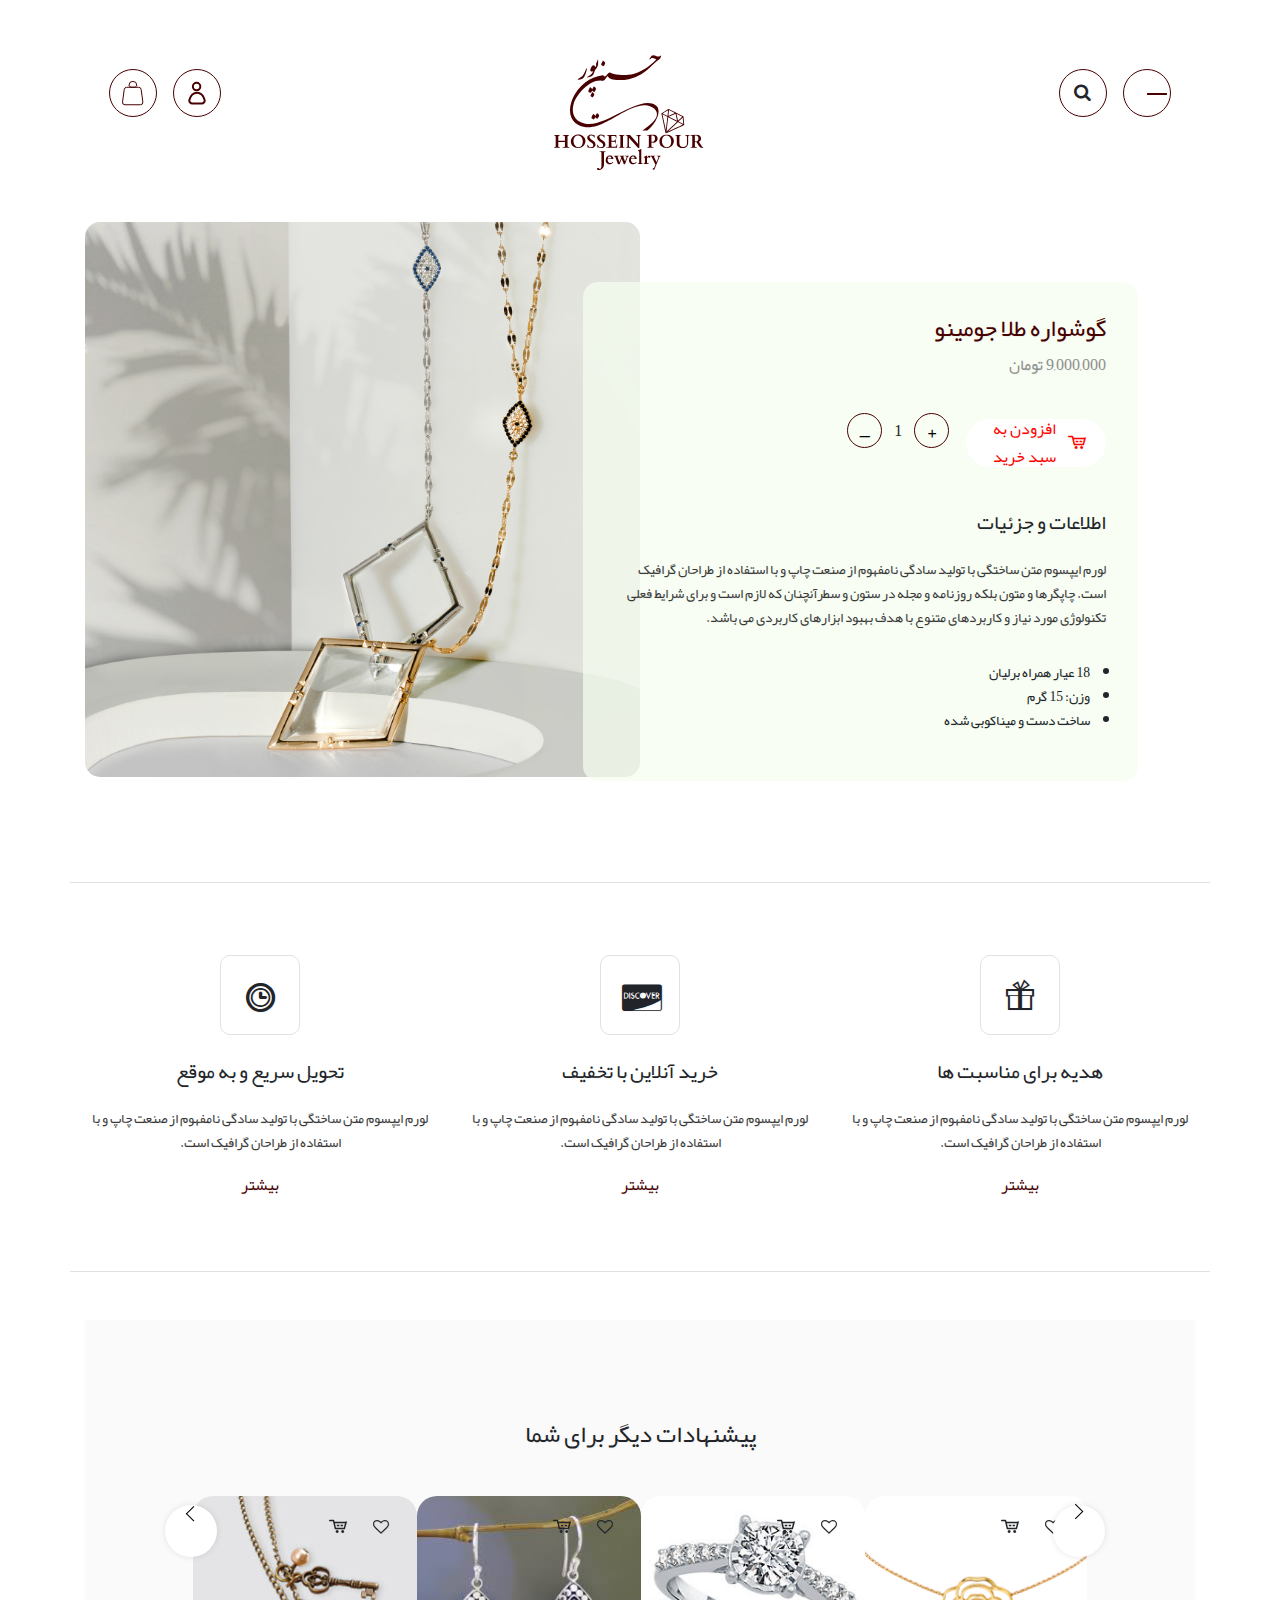
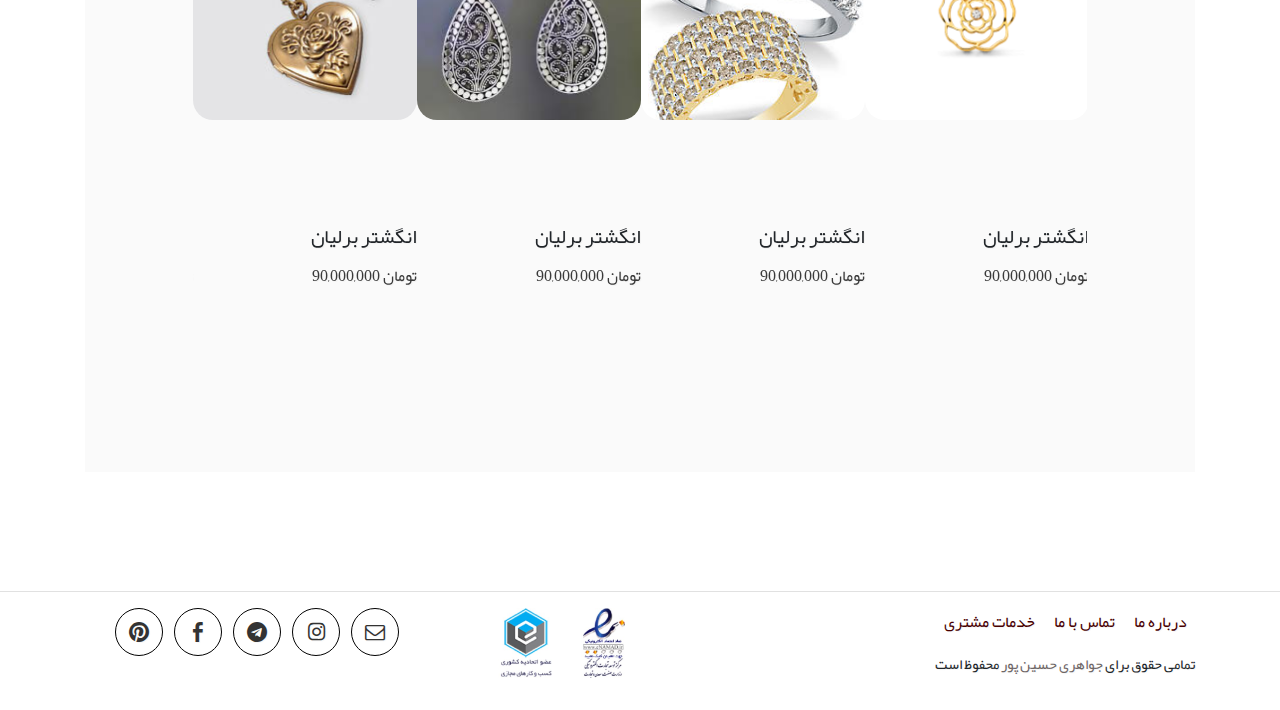
<file: details.html>
<!DOCTYPE html>
<html lang="en">
<head>
    <meta charset="UTF-8">
    <meta name="viewport" content="width=device-width, initial-scale=1.0">
    <meta http-equiv="X-UA-Compatible" content="ie=edge">
    <title>جواهرات حسین پور</title>
    <link rel="stylesheet" href="css/main.min.css">
</head>
<body class="d-flex flex-column h-100 ">
    <main class="container flex-shrink-0">
        <nav class="navbar navbar-expand-lg navbar-light bg-white " >
        
          
            <div class="right-nav d-flex">
                <button class="menu-toggle  mx-2">
                    <span></span><span></span>
                </button>
                <div class="input-group search-input collapsed mx-2">
                    
                    <input type="text" class="form-control" placeholder="" aria-label="" aria-describedby="basic-addon1">
                    <div class="input-group-prepend">
                        <button class="btn" type="button" id="search-btn">
                            <i class="icon-search"></i>
                        </button>
                      </div>
                  </div>
              </div>
            <a class="navbar-brand" href="#">
                <img id="logo" src="img/logo.svg" alt="">
            </a>
            
            
          
            
                <div class="d-flex left-nav">
                    <button class=" round-button mx-2">
                        <img src="img/icons/user.svg" alt="">
                    </button>
                    <button class=" round-button mx-2">
                        <img src="img/icons/cart.svg" alt="">
                    </button>
                </div>
            
            <!-- Mobile -->
            <div class="collapse" id="navbarMobile" aria-expanded="false" style="">
                <ul class="nav navbar-nav">
                  <li class="nav-item">
                      <a class="nav-link" href="#">Mobile Link</a>
                  </li>
                  <li class="nav-item">
                        <a class="nav-link" href="#">Mobile Link</a>
                  </li>
                  <li class="nav-item">
                      <a class="nav-link" href="#">Mobile Link</a>
                  </li>
                  <li class="nav-item">
                      <a class="nav-link" href="#">Mobile Link</a>
                  </li>
                  <li class="nav-item">
                        <a class="nav-link" href="#">Mobile Link</a>
                  </li>
                  <li class="nav-item">
                      <a class="nav-link" href="#">Mobile Link</a>
                  </li>
                </ul>
            </div>
        </nav>

      <section class="content">
        
        <section class="product-details">
                <div class="product-details__details">
                        <h4 class="product-details__title">گوشواره طلا جومینو</h4>
                        <p class="product-details__price">9,000,000 تومان</p>
                        <div class="product-details__actions">
                            <button class="btn btn-cta compacter">
                                <i class="icon-cart"></i>
                                    افزودن به سبد خرید
                            </button>
                            <div class="product-details__counter">
                                <button class="round-button plus">
                                    +
                                </button>
                                <div class="counter-value" contenteditable="true">
                                    1
                                </div>
                                <button class="round-button minus">
                                    _
                                </button>
                            </div>
                        </div>
                            <div class="product-details__description">
                                <h5>اطلاعات و جزئیات</h5>
                                <p>
                                        لورم ایپسوم متن ساختگی با تولید سادگی نامفهوم از صنعت چاپ و با استفاده از طراحان گرافیک است. چاپگرها و متون بلکه روزنامه و مجله در ستون و سطرآنچنان که لازم است و برای شرایط فعلی تکنولوژی مورد نیاز و کاربردهای متنوع با هدف بهبود ابزارهای کاربردی می باشد. 
                                </p>
                            </div>
                            <ul class="product-details__features">
                                <li>18 عیار همراه برلیان</li>
                                <li>وزن: 15 گرم</li>
                                <li>ساخت دست و میناکوبی شده</li>
                            </ul>
                        </div>  
                    </div>
            <div class="product-details__img">
                <img src="img/details.jpg" alt="">
            </div>
            
        </section>
        <section class="features-section row">
            <div class="col-lg-4 col-sm-12 col-md-6">
                <div class="feature-item">
                    <div class="feature-item__icon">
                        <i class="icon-gift"></i>
                    </div>
                    <h5 class="feature-item__title my-4">
                        هدیه برای مناسبت ها
                    </h5>
                    <div class="feature-item__subtitle my-3">
                        لورم ایپسوم متن ساختگی با تولید سادگی نامفهوم از صنعت چاپ و با استفاده از طراحان گرافیک است. 
                    </div>
                    <a href="#" class="feature-item__action ">
                        بیشتر    
                    </a>
                </div>
            </div>
            <div class="col-lg-4 col-sm-12 col-md-6">
                <div class="feature-item">
                    <div class="feature-item__icon" style="padding-left: 0.4em;padding-top: 0.3em;">
                        <i class="icon-cc-discover"></i>
                    </div>
                    <h5 class="feature-item__title my-4">
                        خرید آنلاین با تخفیف
                    </h5>
                    <div class="feature-item__subtitle my-3">
                        لورم ایپسوم متن ساختگی با تولید سادگی نامفهوم از صنعت چاپ و با استفاده از طراحان گرافیک است. 
                    </div>
                    <a href="#" class="feature-item__action ">
                        بیشتر    
                    </a>
                </div>
            </div>
            <div class="col-lg-4 col-sm-12 col-md-6">
                <div class="feature-item">
                    <div class="feature-item__icon" style="padding-top: 0.2em">
                        <i class="icon-clock"></i>
                    </div>
                    <h5 class="feature-item__title my-4">
                        تحویل سریع و به موقع
                    </h5>
                    <div class="feature-item__subtitle my-3">
                        لورم ایپسوم متن ساختگی با تولید سادگی نامفهوم از صنعت چاپ و با استفاده از طراحان گرافیک است. 
                    </div>
                    <a href="#" class="feature-item__action ">
                        بیشتر    
                    </a>
                </div>
            </div>
        </section>
        <div class="recommended-products mt-5">
            <h4 class="text-center">پیشنهادات دیگر برای شما</h3>
                <div class="product-slider mt-5">
                        <div class="prouct-item" >
                            <div class="product-img">
                                <div class="product-actions">
                                    <button class="btn">
                                        <i class="icon-cart"></i>
                                    </button>
                                    <button class="btn icon-heart-empty" onclick="addToFavorites(this)"></button>
                                </div>
                                <img src="img/jwel-5.jpg" alt="">
                            </div>
                            <div class="product-details">
                                <h5 class="product-title">انگشتر برلیان</h5>
                                <p class="product-price">90,000,000 تومان</p>
                            </div>
                        </div>             
                        <div class="prouct-item" >
                            <div class="product-img">
                                    <div class="product-actions">
                                            <button class="btn">
                                                <i class="icon-cart"></i>
                                            </button>
                                            <button class="btn icon-heart-empty" onclick="addToFavorites(this)"></button>
                                        </div>
                                <img src="img/jwel-1.jpg" alt="">
                            </div>
                            <div class="product-details">
                                    <h5 class="product-title">انگشتر برلیان</h5>
                                    <p class="product-price">90,000,000 تومان</p>
                                </div>
                        </div>             
                        <div class="prouct-item" >
                            <div class="product-img">
                                    <div class="product-actions">
                                            <button class="btn">
                                                <i class="icon-cart"></i>
                                            </button>
                                            <button class="btn icon-heart-empty" onclick="addToFavorites(this)"></button>
                                        </div>
                                <img src="img/jwel-2.jpg" alt="">
                            </div>
                            <div class="product-details">
                                    <h5 class="product-title">انگشتر برلیان</h5>
                                    <p class="product-price">90,000,000 تومان</p>
                                </div>
                        </div>             
                        <div class="prouct-item" >
                            <div class="product-img">
                                    <div class="product-actions">
                                            <button class="btn">
                                                <i class="icon-cart"></i>
                                            </button>
                                            <button class="btn icon-heart-empty" onclick="addToFavorites(this)"></button>
                                        </div>
                                <img src="img/jwel-3.png" alt="">
                            </div>
                            <div class="product-details">
                                    <h5 class="product-title">انگشتر برلیان</h5>
                                    <p class="product-price">90,000,000 تومان</p>
                                </div>
                        </div>             
                        <div class="prouct-item" >
                            <div class="product-img">
                                    <div class="product-actions">
                                            <button class="btn">
                                                <i class="icon-cart"></i>
                                            </button>
                                            <button class="btn icon-heart-empty" onclick="addToFavorites(this)"></button>
                                        </div>
                                <img src="img/jwel-6.jpg" alt="">
                            </div>
                            <div class="product-details">
                                    <h5 class="product-title">انگشتر برلیان</h5>
                                    <p class="product-price">90,000,000 تومان</p>
                                </div>
                        </div>             
                        <div class="prouct-item" >
                            <div class="product-img">
                                    <div class="product-actions">
                                            <button class="btn">
                                                <i class="icon-cart"></i>
                                            </button>
                                            <button class="btn icon-heart-empty" onclick="addToFavorites(this)"></button>
                                        </div>
                                <img src="img/jwel-5.jpg" alt="">
                            </div>
                            <div class="product-details">
                                    <h5 class="product-title">انگشتر برلیان</h5>
                                    <p class="product-price">90,000,000 تومان</p>
                                </div>
                        </div>             
                        <div class="prouct-item" >
                            <div class="product-img">
                                    <div class="product-actions">
                                            <button class="btn">
                                                <i class="icon-cart"></i>
                                            </button>
                                            <button class="btn icon-heart-empty" onclick="addToFavorites(this)"></button>
                                        </div>
                                <img src="img/jwel-6.jpg" alt="">
                            </div>
                            <div class="product-details">
                                    <h5 class="product-title">انگشتر برلیان</h5>
                                    <p class="product-price">90,000,000 تومان</p>
                                </div>
                        </div>             
                    </div>
        </div>
        
      </section>
    </main>
    <div class="overlay-menu">
        <div class="container">
         <nav class="navbar navbar-expand-lg navbar-light bg-white">
         
           
             <div class="d-flex right-nav">
                 <button class="menu-toggle  mx-2">
                     <span></span><span></span>
                 </button>
                 <div></div>
             </div>
             <a class="navbar-brand mx-auto" href="#" style="    padding-right: 2rem;">
                 <img id="logo" src="img/logo.svg" alt="">
             </a>
             
             
           
             
                 <div class="d-flex left-nav">
                     <button class=" round-button mx-2">
                         <img src="img/icons/user.svg" alt="">
                     </button>
                     <button class=" round-button mx-2">
                         <img src="img/icons/cart.svg" alt="">
                     </button>
                 </div>
               
             
         </nav>
         <ul class="overlay-navbar ">
             <li>
                 <a href="">صفحه اصلی</a>
             </li>
             <li>
                     <a href="">درباره ما</a>
             </li>
             <li>
                     <a href="">تماس با ما</a>
             </li>
             <li>
                     <a href="">خدمات مشتری</a>
             </li>
         </ul>
        </div>
     </div>
    <footer class="footer  py-3 ">
            <div class="container">
              <div class="row">
                  <div class="col-lg-6 col-12">
                      <ul class="footer-links">
                        <li>
                              <a href="#">درباره ما</a>
                        </li>
                        <li>
                                <a href="#">تماس با ما</a>
                          </li>
                          <li>
                                <a href="#">خدمات مشتری</a>
                          </li>
                      </ul>
                      <p class="copyright">
                          تمامی حقوق برای <a class="copyright-link" href="#">جواهری حسین پور</a> محفوظ است
                      </p>
                  </div>
                  <div class="col-lg-6 col-12">
                      <div class="row">
                          <div class="col-lg-4 ">
                            <a class="sign" href="#">
                                <img src="img/samandehi.jpg" alt="">
                              </a>
                              <a class="sign" href="#">
                                      <img src="img/etehadie.jpg" alt="">
                                    </a>
                          </div>
                          <div class="col-lg-8">
                            <ul class="social-links">
                                <li><a class="icon-mail" href="#" target="_blank" rel="noopener noreferrer"></a></li>
                                <li><a class="icon-instagram" href="#" target="_blank" rel="noopener noreferrer"></a></li>
                                <li><a class="icon-telegram" href="#" target="_blank" rel="noopener noreferrer"></a></li>
                                <li><a class="icon-facebook" href="#" target="_blank" rel="noopener noreferrer"></a></li>
                                <li><a class="icon-pinterest" href="#" target="_blank" rel="noopener noreferrer"></a></li>
                            </ul>
                          </div>
                      </div>
                              
                  </div>
              </div>
            </div>
    </footer>
    
    <script src="js/jquery.slim.min.js"></script>
    <script src="js/bootstrap.min.js"></script>
    <script src="js/slick.min.js"></script>
    <script src="js/main.js"></script>
    <script src="js/details.js"></script>
</body>
</html>
</file>
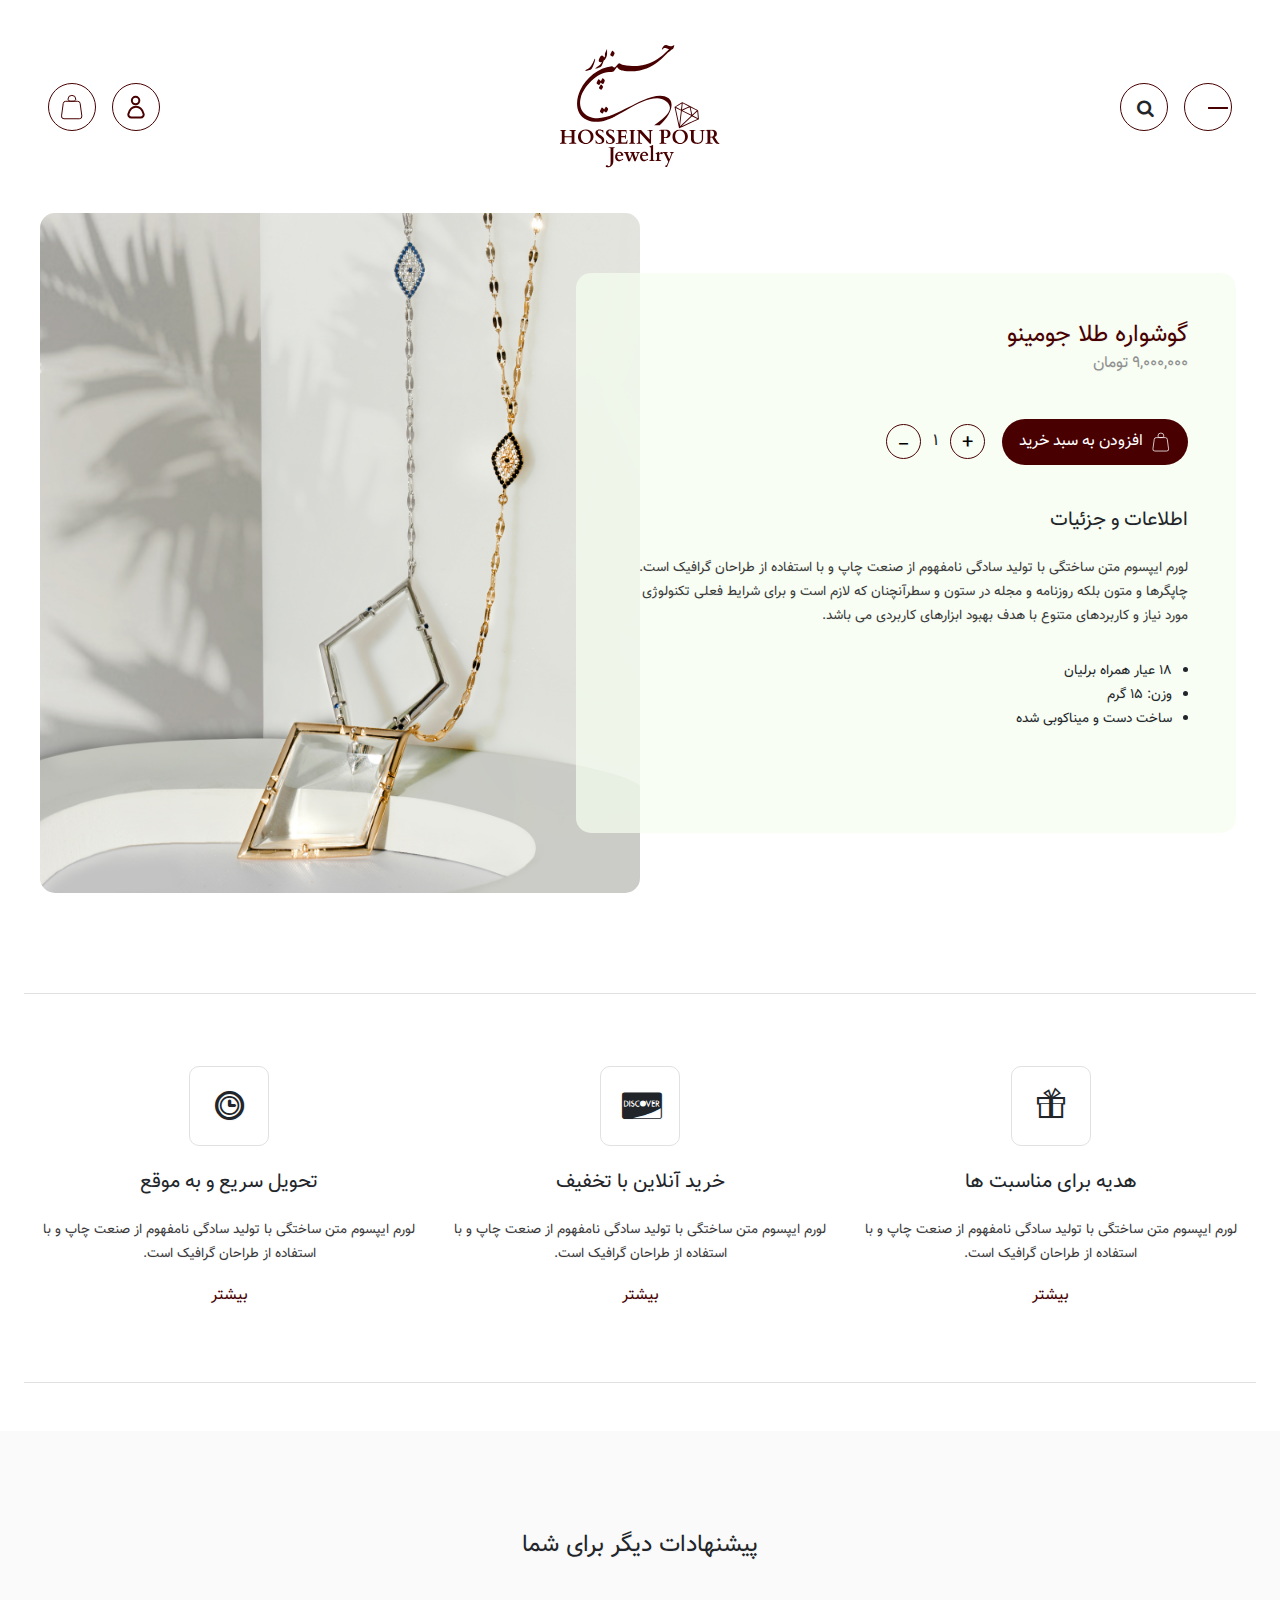
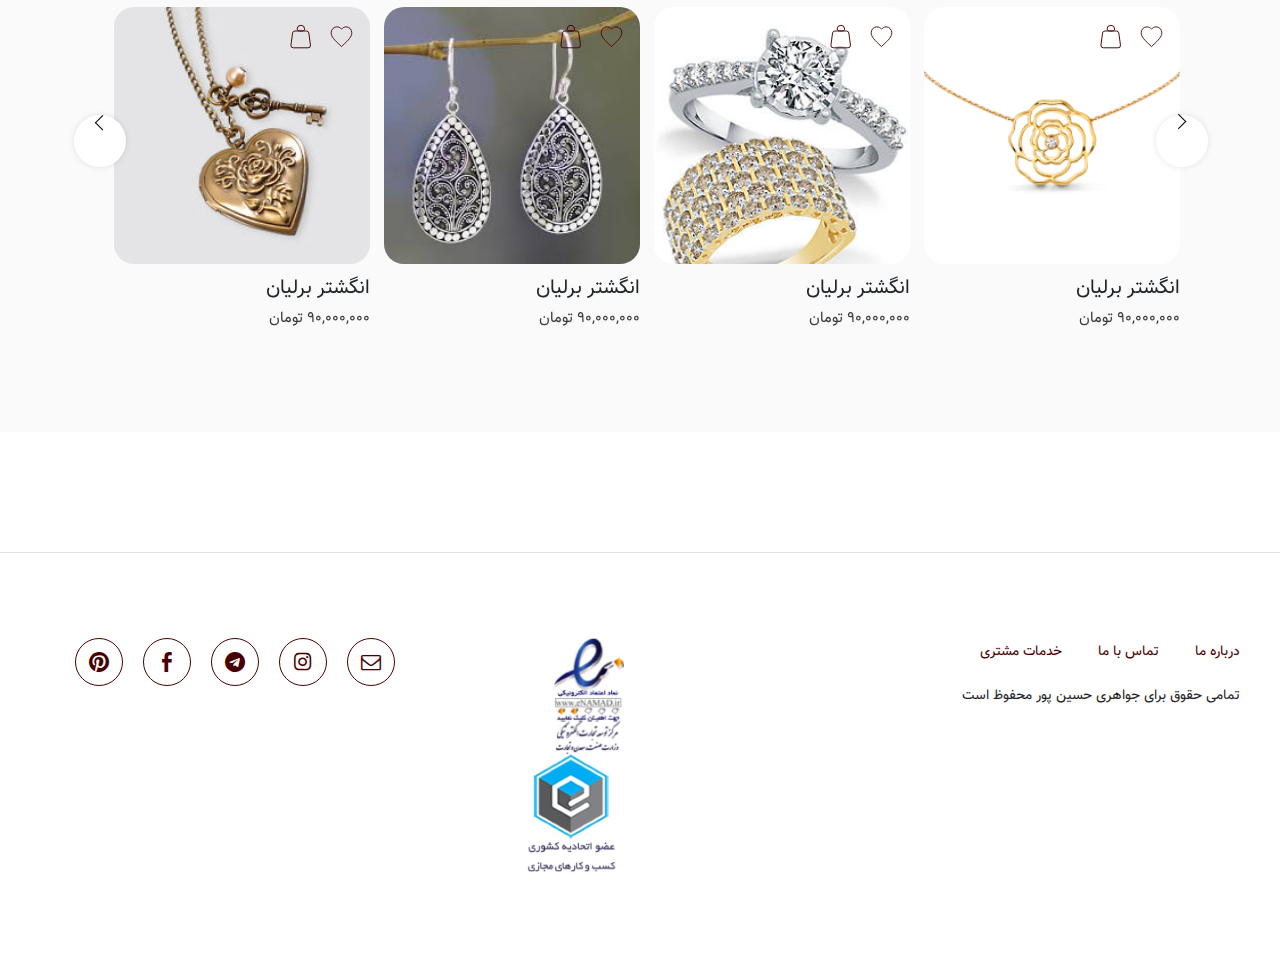
<file: docs/details.html>
<!DOCTYPE html>
<html lang="en">
<head>
    <meta charset="UTF-8">
    <meta name="viewport" content="width=device-width, initial-scale=1.0">
    <meta http-equiv="X-UA-Compatible" content="ie=edge">
    <title>جواهرات حسین پور</title>
    <link rel="stylesheet" href="css/main.min.css">
</head>
<body class="d-flex flex-column h-100 ">
    <main class=" flex-shrink-0">
        <div class="container">
                <nav class="navbar navbar-expand-lg navbar-light bg-white " >
        
          
                        <div class="right-nav d-flex">
                            <button class="menu-toggle  mx-2">
                                <span></span><span></span>
                            </button>
                            <div class="input-group search-input collapsed mx-2">
                                
                                <input type="text" class="form-control" placeholder="" aria-label="" aria-describedby="basic-addon1">
                                <div class="input-group-prepend">
                                    <button class="btn" type="button" id="search-btn">
                                        <i class="icon-search"></i>
                                    </button>
                                  </div>
                              </div>
                          </div>
                        <a class="navbar-brand" href="#">
                            <img id="logo" src="img/logo.svg" alt="">
                        </a>
                        
                        
                      
                        
                            <div class="d-flex left-nav">
                                <button class=" round-button mx-2">
                                    <img src="img/icons/user.svg" alt="">
                                </button>
                                <button class=" round-button mx-2">
                                    <img src="img/icons/cart.svg" alt="">
                                </button>
                            </div>
                        
                        <!-- Mobile -->
                        <div class="collapse" id="navbarMobile" aria-expanded="false" style="">
                            <ul class="nav navbar-nav">
                              <li class="nav-item">
                                  <a class="nav-link" href="#">Mobile Link</a>
                              </li>
                              <li class="nav-item">
                                    <a class="nav-link" href="#">Mobile Link</a>
                              </li>
                              <li class="nav-item">
                                  <a class="nav-link" href="#">Mobile Link</a>
                              </li>
                              <li class="nav-item">
                                  <a class="nav-link" href="#">Mobile Link</a>
                              </li>
                              <li class="nav-item">
                                    <a class="nav-link" href="#">Mobile Link</a>
                              </li>
                              <li class="nav-item">
                                  <a class="nav-link" href="#">Mobile Link</a>
                              </li>
                            </ul>
                        </div>
                    </nav>
            
                <section class="content">
                    
                    <section class="product-details">
                        <div class="product-details__details">
                                <div>
                                    <h4 class="product-details__title">گوشواره طلا جومینو</h4>
                                <p class="product-details__price">9,000,000 تومان</p>
                                </div>
                                <div class="product-details__actions">
                                    <button class="btn btn-cta btn-reversed">
                                        <svg class="ml-2" xmlns="http://www.w3.org/2000/svg" width="20" height="20" viewBox="0 0 22 26">
                                            <g fill="none" fill-rule="evenodd" stroke="#fff">
                                                <path d="M10.887 7.281c2.59.035 3.886-.663 3.886-2.094a3.887 3.887 0 0 0-7.773 0c0 1.43 1.296 2.129 3.887 2.094z"/>
                                                <path d="M4.699 7.29A2.5 2.5 0 0 0 2.22 9.453L.535 21.916a2.5 2.5 0 0 0 2.477 2.835h15.343a2.5 2.5 0 0 0 2.478-2.835L19.146 9.454A2.5 2.5 0 0 0 16.67 7.29H4.699z"/>
                                            </g>
                                        </svg>
                                            افزودن به سبد خرید
                                    </button>
                                    <div class="product-details__counter">
                                        <button class="round-button plus">
                                            +
                                        </button>
                                        <div class="counter-value" contenteditable="true">
                                            1
                                        </div>
                                        <button class="round-button minus">
                                            _
                                        </button>
                                    </div>
                                </div>
                                    <div class="product-details__description">
                                        <h5>اطلاعات و جزئیات</h5>
                                        <p>
                                                لورم ایپسوم متن ساختگی با تولید سادگی نامفهوم از صنعت چاپ و با استفاده از طراحان گرافیک است. چاپگرها و متون بلکه روزنامه و مجله در ستون و سطرآنچنان که لازم است و برای شرایط فعلی تکنولوژی مورد نیاز و کاربردهای متنوع با هدف بهبود ابزارهای کاربردی می باشد. 
                                        </p>
                                    </div>
                                    <ul class="product-details__features">
                                        <li>18 عیار همراه برلیان</li>
                                        <li>وزن: 15 گرم</li>
                                        <li>ساخت دست و میناکوبی شده</li>
                                    </ul>
                        </div>  
                    
                        <div class="product-details__img">
                            <img src="img/details.jpg" alt="">
                        </div>
                    </section>
                    <section class="features-section row">
                        <div class="col-lg-4 col-sm-12 col-md-6">
                            <div class="feature-item">
                                <div class="feature-item__icon">
                                    <i class="icon-gift"></i>
                                </div>
                                <h5 class="feature-item__title my-4">
                                    هدیه برای مناسبت ها
                                </h5>
                                <div class="feature-item__subtitle my-3">
                                    لورم ایپسوم متن ساختگی با تولید سادگی نامفهوم از صنعت چاپ و با استفاده از طراحان گرافیک است. 
                                </div>
                                <a href="#" class="feature-item__action ">
                                    بیشتر    
                                </a>
                            </div>
                        </div>
                        <div class="col-lg-4 col-sm-12 col-md-6">
                            <div class="feature-item">
                                <div class="feature-item__icon" style="padding-left: 0.4em;padding-top: 0.3em;">
                                    <i class="icon-cc-discover"></i>
                                </div>
                                <h5 class="feature-item__title my-4">
                                    خرید آنلاین با تخفیف
                                </h5>
                                <div class="feature-item__subtitle my-3">
                                    لورم ایپسوم متن ساختگی با تولید سادگی نامفهوم از صنعت چاپ و با استفاده از طراحان گرافیک است. 
                                </div>
                                <a href="#" class="feature-item__action ">
                                    بیشتر    
                                </a>
                            </div>
                        </div>
                        <div class="col-lg-4 col-sm-12 col-md-6">
                            <div class="feature-item">
                                <div class="feature-item__icon" style="padding-top: 0.2em">
                                    <i class="icon-clock"></i>
                                </div>
                                <h5 class="feature-item__title my-4">
                                    تحویل سریع و به موقع
                                </h5>
                                <div class="feature-item__subtitle my-3">
                                    لورم ایپسوم متن ساختگی با تولید سادگی نامفهوم از صنعت چاپ و با استفاده از طراحان گرافیک است. 
                                </div>
                                <a href="#" class="feature-item__action ">
                                    بیشتر    
                                </a>
                            </div>
                        </div>
                    </section>    
                </section>
        </div>
        
      <section class="recommended-products mt-5">
        <h4 class="text-center">پیشنهادات دیگر برای شما</h3>
            <div class="product-slider mt-5">
                    <div class="product-item" >
                        <div class="product-img">
                                                            <div class="product-actions">
                                    <button class="btn">
                                        <img src="img/icons/cart-add.svg" alt="">
                                    </button>
                                    <button class="btn"  onclick="addToFavorites(this)">
                                        <img src="img/icons/favorite-outline.svg" alt="">
                                    </button>
                                </div>
                            <img src="img/jwel-5.jpg" alt="">
                        </div>
                        <div class="product-item__details">
                            <h5 class="product-title">انگشتر برلیان</h5>
                            <p class="product-price">90,000,000 تومان</p>
                        </div>
                    </div>             
                    <div class="product-item" >
                        <div class="product-img">
                                                                <div class="product-actions">
                                    <button class="btn">
                                        <img src="img/icons/cart-add.svg" alt="">
                                    </button>
                                    <button class="btn"  onclick="addToFavorites(this)">
                                        <img src="img/icons/favorite-outline.svg" alt="">
                                    </button>
                                </div>
                            <img src="img/jwel-1.jpg" alt="">
                        </div>
                        <div class="product-item__details">
                                <h5 class="product-title">انگشتر برلیان</h5>
                                <p class="product-price">90,000,000 تومان</p>
                            </div>
                    </div>             
                    <div class="product-item" >
                        <div class="product-img">
                                                                <div class="product-actions">
                                    <button class="btn">
                                        <img src="img/icons/cart-add.svg" alt="">
                                    </button>
                                    <button class="btn"  onclick="addToFavorites(this)">
                                        <img src="img/icons/favorite-outline.svg" alt="">
                                    </button>
                                </div>
                            <img src="img/jwel-2.jpg" alt="">
                        </div>
                        <div class="product-item__details">
                                <h5 class="product-title">انگشتر برلیان</h5>
                                <p class="product-price">90,000,000 تومان</p>
                            </div>
                    </div>             
                    <div class="product-item" >
                        <div class="product-img">
                                                                <div class="product-actions">
                                    <button class="btn">
                                        <img src="img/icons/cart-add.svg" alt="">
                                    </button>
                                    <button class="btn"  onclick="addToFavorites(this)">
                                        <img src="img/icons/favorite-outline.svg" alt="">
                                    </button>
                                </div>
                            <img src="img/jwel-3.png" alt="">
                        </div>
                        <div class="product-item__details">
                                <h5 class="product-title">انگشتر برلیان</h5>
                                <p class="product-price">90,000,000 تومان</p>
                            </div>
                    </div>             
                    <div class="product-item" >
                        <div class="product-img">
                                                                <div class="product-actions">
                                    <button class="btn">
                                        <img src="img/icons/cart-add.svg" alt="">
                                    </button>
                                    <button class="btn"  onclick="addToFavorites(this)">
                                        <img src="img/icons/favorite-outline.svg" alt="">
                                    </button>
                                </div>
                            <img src="img/jwel-6.jpg" alt="">
                        </div>
                        <div class="product-item__details">
                                <h5 class="product-title">انگشتر برلیان</h5>
                                <p class="product-price">90,000,000 تومان</p>
                            </div>
                    </div>             
                    <div class="product-item" >
                        <div class="product-img">
                                                                <div class="product-actions">
                                    <button class="btn">
                                        <img src="img/icons/cart-add.svg" alt="">
                                    </button>
                                    <button class="btn"  onclick="addToFavorites(this)">
                                        <img src="img/icons/favorite-outline.svg" alt="">
                                    </button>
                                </div>
                            <img src="img/jwel-5.jpg" alt="">
                        </div>
                        <div class="product-item__details">
                                <h5 class="product-title">انگشتر برلیان</h5>
                                <p class="product-price">90,000,000 تومان</p>
                            </div>
                    </div>             
                    <div class="product-item" >
                        <div class="product-img">
                                                                <div class="product-actions">
                                    <button class="btn">
                                        <img src="img/icons/cart-add.svg" alt="">
                                    </button>
                                    <button class="btn"  onclick="addToFavorites(this)">
                                        <img src="img/icons/favorite-outline.svg" alt="">
                                    </button>
                                </div>
                            <img src="img/jwel-6.jpg" alt="">
                        </div>
                        <div class="product-item__details">
                                <h5 class="product-title">انگشتر برلیان</h5>
                                <p class="product-price">90,000,000 تومان</p>
                            </div>
                    </div>             
                </div>
    </section>
    </main>
    <div class="overlay-menu">
       <div class="container">
        <nav class="navbar navbar-expand-lg navbar-light bg-white">
        
          
            <div class="d-flex right-nav">
                <button class="menu-toggle  mx-2">
                    <span></span><span></span>
                </button>
                <div></div>
            </div>
            <a class="navbar-brand mx-auto" href="#">
                <img id="logo" src="img/logo.svg" alt="">
            </a>
            
            
          
            
                <div class="d-flex left-nav">
                    <button class=" round-button mx-2">
                        <img src="img/icons/user.svg" alt="">
                    </button>
                    <button class=" round-button mx-2">
                        <img src="img/icons/cart.svg" alt="">
                    </button>
                </div>
              
            
        </nav>
        <ul class="nav nav-tabs categories-wrap">
            
            <li class="nav-item active"><a class="nav-link " data-toggle="tab" href="#golds-category">طلا</a></li>
            <li class="nav-item"><a class="nav-link " data-toggle="tab" href="#jwel-category">جواهر</a></li>
          </ul>
          
          <div class="tab-content categories-content-wrap">
            <div id="golds-category" class="tab-pane fade show active">
                <div class="category-slider">
                    <a href="/" class="category-item">
                        <div class="category-icon">
                            <img src="img/icons/necklace.png" alt="">
                        </div>
                    </a>
                    <a href="/" class="category-item">
                      <div class="category-icon">
                          <img src="img/icons/eng-ring.png" alt="">
                      </div>
                  </a>
                  <a href="/" class="category-item">
                      <div class="category-icon">
                          <img src="img/icons/gold-handband.png" alt="">
                      </div>
                  </a>
                  <a href="/" class="category-item">
                      <div class="category-icon">
                          <img src="img/icons/necklace.png" alt="">
                      </div>
                  </a>
                  <a href="/" class="category-item">
                      <div class="category-icon">
                          <img src="img/icons/necklace.png" alt="">
                      </div>
                  </a>
                  <a href="/" class="category-item">
                      <div class="category-icon">
                          <img src="img/icons/handband.png" alt="">
                      </div>
                  </a>
                  <a href="/" class="category-item">
                      <div class="category-icon">
                          <img src="img/icons/ring.png" alt="">
                      </div>
                  </a>
                  <a href="/" class="category-item">
                      <div class="category-icon">
                          <img src="img/icons/necklace.png" alt="">
                      </div>
                  </a>
                  <a href="/" class="category-item">
                      <div class="category-icon">
                          <img src="img/icons/rings.png" alt="">
                      </div>
                  </a>
                  <a href="/" class="category-item">
                      <div class="category-icon">
                          <img src="img/icons/necklace.png" alt="">
                      </div>
                  </a>
                  <a href="/" class="category-item">
                      <div class="category-icon">
                          <img src="img/icons/eng-ring.png" alt="">
                      </div>
                  </a>
                  <a href="/" class="category-item">
                      <div class="category-icon">
                          <img src="img/icons/gold-handband.png" alt="">
                      </div>
                  </a>
                  <a href="/" class="category-item">
                      <div class="category-icon">
                          <img src="img/icons/handband.png" alt="">
                      </div>
                  </a>
                </div>
            </div>
            <div id="jwel-category" class="tab-pane fade">
                <div class="category-slider">
                    <a href="/" class="category-item">
                        <div class="category-icon">
                            <img src="img/icons/necklace.png" alt="">
                        </div>
                    </a>
                    <a href="/" class="category-item">
                      <div class="category-icon">
                          <img src="img/icons/eng-ring.png" alt="">
                      </div>
                  </a>
                  <a href="/" class="category-item">
                      <div class="category-icon">
                          <img src="img/icons/gold-handband.png" alt="">
                      </div>
                  </a>
                  <a href="/" class="category-item">
                      <div class="category-icon">
                          <img src="img/icons/necklace.png" alt="">
                      </div>
                  </a>
                  <a href="/" class="category-item">
                      <div class="category-icon">
                          <img src="img/icons/necklace.png" alt="">
                      </div>
                  </a>
                  <a href="/" class="category-item">
                      <div class="category-icon">
                          <img src="img/icons/handband.png" alt="">
                      </div>
                  </a>
                  <a href="/" class="category-item">
                      <div class="category-icon">
                          <img src="img/icons/ring.png" alt="">
                      </div>
                  </a>
                  <a href="/" class="category-item">
                      <div class="category-icon">
                          <img src="img/icons/necklace.png" alt="">
                      </div>
                  </a>
                  <a href="/" class="category-item">
                      <div class="category-icon">
                          <img src="img/icons/rings.png" alt="">
                      </div>
                  </a>
                  <a href="/" class="category-item">
                      <div class="category-icon">
                          <img src="img/icons/necklace.png" alt="">
                      </div>
                  </a>
                  <a href="/" class="category-item">
                      <div class="category-icon">
                          <img src="img/icons/eng-ring.png" alt="">
                      </div>
                  </a>
                  <a href="/" class="category-item">
                      <div class="category-icon">
                          <img src="img/icons/gold-handband.png" alt="">
                      </div>
                  </a>
                  <a href="/" class="category-item">
                      <div class="category-icon">
                          <img src="img/icons/handband.png" alt="">
                      </div>
                  </a>
                </div>
            </div>
            
          </div>
       </div>
    </div>
    <footer class="footer  ">
            <div class="container">
              <div class="row">
                  <div class="col-lg-6 col-12">
                      <ul class="footer-links">
                        <li>
                              <a href="#">درباره ما</a>
                        </li>
                        <li>
                                <a href="#">تماس با ما</a>
                          </li>
                          <li>
                                <a href="#">خدمات مشتری</a>
                          </li>
                      </ul>
                      <p class="copyright">
                          تمامی حقوق برای <a class="copyright-link" href="#">جواهری حسین پور</a> محفوظ است
                      </p>
                  </div>
                  <div class="col-lg-6 col-12">
                      <div class="row">
                          <div class="col-lg-4 ">
                            <a class="sign" href="#">
                                <img src="img/samandehi.jpg" alt="">
                              </a>
                              <a class="sign" href="#">
                                      <img src="img/etehadie.jpg" alt="">
                                    </a>
                          </div>
                          <div class="col-lg-8">
                            <ul class="social-links">
                                <li><a class="icon-mail" href="#" target="_blank" rel="noopener noreferrer"></a></li>
                                <li><a class="icon-instagram" href="#" target="_blank" rel="noopener noreferrer"></a></li>
                                <li><a class="icon-telegram" href="#" target="_blank" rel="noopener noreferrer"></a></li>
                                <li><a class="icon-facebook" href="#" target="_blank" rel="noopener noreferrer"></a></li>
                                <li><a class="icon-pinterest" href="#" target="_blank" rel="noopener noreferrer"></a></li>
                            </ul>
                          </div>
                      </div>
                              
                  </div>
              </div>
            </div>
    </footer>
    
    <script src="js/jquery.slim.min.js"></script>
    <script src="js/bootstrap.min.js"></script>
    <script src="js/slick.min.js"></script>
    <script src="js/main.js"></script>
    <script src="js/details.js"></script>
</body>
</html>
</file>
<file: css/main.min.css>
@font-face{font-family:Yekan;font-style:normal;font-weight:bold;src:url("../fonts/Yekan/Yekan.woff") format("woff"),url("../fonts/Yekan/Yekan.ttf") format("truetype")}/*!
 * Bootstrap v4.3.1 (https://getbootstrap.com/)
 * Copyright 2011-2019 The Bootstrap Authors
 * Copyright 2011-2019 Twitter, Inc.
 * Licensed under MIT (https://github.com/twbs/bootstrap/blob/master/LICENSE)
 */:root{--blue: #007bff;--indigo: #6610f2;--purple: #6f42c1;--pink: #e83e8c;--red: #dc3545;--orange: #fd7e14;--yellow: #ffc107;--green: #28a745;--teal: #20c997;--cyan: #17a2b8;--white: #fff;--gray: #6c757d;--gray-dark: #343a40;--primary: #007bff;--secondary: #6c757d;--success: #28a745;--info: #17a2b8;--warning: #ffc107;--danger: #dc3545;--light: #f8f9fa;--dark: #343a40;--breakpoint-xs: 0;--breakpoint-sm: 576px;--breakpoint-md: 768px;--breakpoint-lg: 992px;--breakpoint-xl: 1200px;--font-family-sans-serif: -apple-system, BlinkMacSystemFont, "Segoe UI", Roboto, "Helvetica Neue", Arial, "Noto Sans", sans-serif, "Apple Color Emoji", "Segoe UI Emoji", "Segoe UI Symbol", "Noto Color Emoji";--font-family-monospace: SFMono-Regular, Menlo, Monaco, Consolas, "Liberation Mono", "Courier New", monospace}*,*::before,*::after{-webkit-box-sizing:border-box;box-sizing:border-box}html{font-family:sans-serif;line-height:1.75;-webkit-text-size-adjust:100%;-webkit-tap-highlight-color:rgba(0,0,0,0)}article,aside,figcaption,figure,footer,header,hgroup,main,nav,section{display:block}body{margin:0;font-family:Yekan,Tahoma;font-size:1rem;font-weight:400;line-height:1.75;color:#212529;text-align:left;background-color:#fff}[tabindex="-1"]:focus{outline:0 !important}hr{-webkit-box-sizing:content-box;box-sizing:content-box;height:0;overflow:visible}h1,h2,h3,h4,h5,h6{margin-top:0;margin-bottom:.5rem;line-height:1.75}p{margin-top:0;margin-bottom:1rem;line-height:1.75}abbr[title],abbr[data-original-title]{text-decoration:underline;-webkit-text-decoration:underline dotted;text-decoration:underline dotted;cursor:help;border-bottom:0;text-decoration-skip-ink:none}address{margin-bottom:1rem;font-style:normal;line-height:inherit}ol,ul,dl{margin-top:0;margin-bottom:1rem}ol ol,ul ul,ol ul,ul ol{margin-bottom:0}dt{font-weight:700}dd{margin-bottom:.5rem;margin-left:0}blockquote{margin:0 0 1rem}b,strong{font-weight:bolder}small{font-size:80%}sub,sup{position:relative;font-size:75%;line-height:0;vertical-align:baseline}sub{bottom:-.25em}sup{top:-.5em}a{color:#007bff;text-decoration:none;background-color:transparent}a:hover{color:#0056b3;text-decoration:underline}a:not([href]):not([tabindex]){color:inherit;text-decoration:none}a:not([href]):not([tabindex]):hover,a:not([href]):not([tabindex]):focus{color:inherit;text-decoration:none}a:not([href]):not([tabindex]):focus{outline:0}pre,code,kbd,samp{font-family:SFMono-Regular,Menlo,Monaco,Consolas,"Liberation Mono","Courier New",monospace;font-size:1em;direction:ltr /*!rtl:ignore*/;unicode-bidi:bidi-override}pre{margin-top:0;margin-bottom:1rem;overflow:auto}figure{margin:0 0 1rem}img{vertical-align:middle;border-style:none}svg{overflow:hidden;vertical-align:middle}table{border-collapse:collapse}caption{padding-top:.75rem;padding-bottom:.75rem;color:#6c757d;text-align:left;caption-side:bottom}th{text-align:inherit}label{display:inline-block;margin-bottom:.5rem}button{border-radius:0}button:focus{outline:1px dotted;outline:5px auto -webkit-focus-ring-color}input,button,select,optgroup,textarea{margin:0;font-family:inherit;font-size:inherit;line-height:inherit}button,input{overflow:visible}button,select{text-transform:none}button,[type="button"],[type="reset"],[type="submit"]{-webkit-appearance:button}button::-moz-focus-inner,[type="button"]::-moz-focus-inner,[type="reset"]::-moz-focus-inner,[type="submit"]::-moz-focus-inner{padding:0;border-style:none}input[type="radio"],input[type="checkbox"]{-webkit-box-sizing:border-box;box-sizing:border-box;padding:0}input[type="date"],input[type="time"],input[type="datetime-local"],input[type="month"]{-webkit-appearance:listbox}textarea{overflow:auto;resize:vertical}fieldset{min-width:0;padding:0;margin:0;border:0}legend{display:block;width:100%;max-width:100%;padding:0;margin-bottom:.5rem;font-size:1.5rem;line-height:inherit;color:inherit;white-space:normal}progress{vertical-align:baseline}[type="number"]::-webkit-inner-spin-button,[type="number"]::-webkit-outer-spin-button{height:auto}[type="search"]{outline-offset:-2px;-webkit-appearance:none}[type="search"]::-webkit-search-decoration{-webkit-appearance:none}::-webkit-file-upload-button{font:inherit;-webkit-appearance:button}output{display:inline-block}summary{display:list-item;cursor:pointer}template{display:none}[hidden]{display:none !important}h1,h2,h3,h4,h5,h6,.h1,.h2,.h3,.h4,.h5,.h6{margin-bottom:.5rem;font-family:inherit;font-weight:500;line-height:1.2;color:inherit}h1,.h1{font-size:2.5rem}h2,.h2{font-size:2rem}h3,.h3{font-size:1.75rem}h4,.h4{font-size:1.5rem}h5,.h5{font-size:1.25rem}h6,.h6{font-size:1rem}.lead{font-size:1.25rem;font-weight:300}.display-1{font-size:6rem;font-weight:300;line-height:1.2}.display-2{font-size:5.5rem;font-weight:300;line-height:1.2}.display-3{font-size:4.5rem;font-weight:300;line-height:1.2}.display-4{font-size:3.5rem;font-weight:300;line-height:1.2}hr{margin-top:1rem;margin-bottom:1rem;border:0;border-top:1px solid rgba(0,0,0,0.1)}small,.small{font-size:80%;font-weight:400}mark,.mark{padding:.2em;background-color:#fcf8e3}.list-unstyled{padding-left:0;list-style:none}.list-inline{padding-left:0;list-style:none}.list-inline-item{display:inline-block}.list-inline-item:not(:last-child){margin-right:.5rem}.initialism{font-size:90%;text-transform:uppercase}.blockquote{margin-bottom:1rem;font-size:1.25rem}.blockquote-footer{display:block;font-size:80%;color:#6c757d}.blockquote-footer::before{content:"\2014\00A0"}.img-fluid{max-width:100%;height:auto}.img-thumbnail{padding:.25rem;background-color:#fff;border:1px solid #dee2e6;border-radius:.25rem;max-width:100%;height:auto}.figure{display:inline-block}.figure-img{margin-bottom:.5rem;line-height:1}.figure-caption{font-size:90%;color:#6c757d}.container{width:100%;padding-right:15px;padding-left:15px;margin-right:auto;margin-left:auto}@media (min-width: 992px){.container{max-width:960px}}@media (min-width: 1200px){.container{max-width:1140px}}.container-fluid{width:100%;padding-right:15px;padding-left:15px;margin-right:auto;margin-left:auto}.row{display:-webkit-box;display:-ms-flexbox;display:flex;-ms-flex-wrap:wrap;flex-wrap:wrap;margin-right:-15px;margin-left:-15px}.no-gutters{margin-right:0;margin-left:0}.no-gutters>.col,.no-gutters>[class*="col-"]{padding-right:0;padding-left:0}.col-1,.col-2,.col-3,.col-4,.col-5,.col-6,.col-7,.col-8,.col-9,.col-10,.col-11,.col-12,.col,.col-auto,.col-sm-1,.col-sm-2,.col-sm-3,.col-sm-4,.col-sm-5,.col-sm-6,.col-sm-7,.col-sm-8,.col-sm-9,.col-sm-10,.col-sm-11,.col-sm-12,.col-sm,.col-sm-auto,.col-md-1,.col-md-2,.col-md-3,.col-md-4,.col-md-5,.col-md-6,.col-md-7,.col-md-8,.col-md-9,.col-md-10,.col-md-11,.col-md-12,.col-md,.col-md-auto,.col-lg-1,.col-lg-2,.col-lg-3,.col-lg-4,.col-lg-5,.col-lg-6,.col-lg-7,.col-lg-8,.col-lg-9,.col-lg-10,.col-lg-11,.col-lg-12,.col-lg,.col-lg-auto,.col-xl-1,.col-xl-2,.col-xl-3,.col-xl-4,.col-xl-5,.col-xl-6,.col-xl-7,.col-xl-8,.col-xl-9,.col-xl-10,.col-xl-11,.col-xl-12,.col-xl,.col-xl-auto{position:relative;width:100%;padding-right:15px;padding-left:15px}.col{-ms-flex-preferred-size:0;flex-basis:0;-webkit-box-flex:1;-ms-flex-positive:1;flex-grow:1;max-width:100%}.col-auto{-webkit-box-flex:0;-ms-flex:0 0 auto;flex:0 0 auto;width:auto;max-width:100%}.col-1{-webkit-box-flex:0;-ms-flex:0 0 8.33333%;flex:0 0 8.33333%;max-width:8.33333%}.col-2{-webkit-box-flex:0;-ms-flex:0 0 16.66667%;flex:0 0 16.66667%;max-width:16.66667%}.col-3{-webkit-box-flex:0;-ms-flex:0 0 25%;flex:0 0 25%;max-width:25%}.col-4{-webkit-box-flex:0;-ms-flex:0 0 33.33333%;flex:0 0 33.33333%;max-width:33.33333%}.col-5{-webkit-box-flex:0;-ms-flex:0 0 41.66667%;flex:0 0 41.66667%;max-width:41.66667%}.col-6{-webkit-box-flex:0;-ms-flex:0 0 50%;flex:0 0 50%;max-width:50%}.col-7{-webkit-box-flex:0;-ms-flex:0 0 58.33333%;flex:0 0 58.33333%;max-width:58.33333%}.col-8{-webkit-box-flex:0;-ms-flex:0 0 66.66667%;flex:0 0 66.66667%;max-width:66.66667%}.col-9{-webkit-box-flex:0;-ms-flex:0 0 75%;flex:0 0 75%;max-width:75%}.col-10{-webkit-box-flex:0;-ms-flex:0 0 83.33333%;flex:0 0 83.33333%;max-width:83.33333%}.col-11{-webkit-box-flex:0;-ms-flex:0 0 91.66667%;flex:0 0 91.66667%;max-width:91.66667%}.col-12{-webkit-box-flex:0;-ms-flex:0 0 100%;flex:0 0 100%;max-width:100%}.order-first{-webkit-box-ordinal-group:0;-ms-flex-order:-1;order:-1}.order-last{-webkit-box-ordinal-group:14;-ms-flex-order:13;order:13}.order-0{-webkit-box-ordinal-group:1;-ms-flex-order:0;order:0}.order-1{-webkit-box-ordinal-group:2;-ms-flex-order:1;order:1}.order-2{-webkit-box-ordinal-group:3;-ms-flex-order:2;order:2}.order-3{-webkit-box-ordinal-group:4;-ms-flex-order:3;order:3}.order-4{-webkit-box-ordinal-group:5;-ms-flex-order:4;order:4}.order-5{-webkit-box-ordinal-group:6;-ms-flex-order:5;order:5}.order-6{-webkit-box-ordinal-group:7;-ms-flex-order:6;order:6}.order-7{-webkit-box-ordinal-group:8;-ms-flex-order:7;order:7}.order-8{-webkit-box-ordinal-group:9;-ms-flex-order:8;order:8}.order-9{-webkit-box-ordinal-group:10;-ms-flex-order:9;order:9}.order-10{-webkit-box-ordinal-group:11;-ms-flex-order:10;order:10}.order-11{-webkit-box-ordinal-group:12;-ms-flex-order:11;order:11}.order-12{-webkit-box-ordinal-group:13;-ms-flex-order:12;order:12}.offset-1{margin-left:8.33333%}.offset-2{margin-left:16.66667%}.offset-3{margin-left:25%}.offset-4{margin-left:33.33333%}.offset-5{margin-left:41.66667%}.offset-6{margin-left:50%}.offset-7{margin-left:58.33333%}.offset-8{margin-left:66.66667%}.offset-9{margin-left:75%}.offset-10{margin-left:83.33333%}.offset-11{margin-left:91.66667%}@media (min-width: 576px){.col-sm{-ms-flex-preferred-size:0;flex-basis:0;-webkit-box-flex:1;-ms-flex-positive:1;flex-grow:1;max-width:100%}.col-sm-auto{-webkit-box-flex:0;-ms-flex:0 0 auto;flex:0 0 auto;width:auto;max-width:100%}.col-sm-1{-webkit-box-flex:0;-ms-flex:0 0 8.33333%;flex:0 0 8.33333%;max-width:8.33333%}.col-sm-2{-webkit-box-flex:0;-ms-flex:0 0 16.66667%;flex:0 0 16.66667%;max-width:16.66667%}.col-sm-3{-webkit-box-flex:0;-ms-flex:0 0 25%;flex:0 0 25%;max-width:25%}.col-sm-4{-webkit-box-flex:0;-ms-flex:0 0 33.33333%;flex:0 0 33.33333%;max-width:33.33333%}.col-sm-5{-webkit-box-flex:0;-ms-flex:0 0 41.66667%;flex:0 0 41.66667%;max-width:41.66667%}.col-sm-6{-webkit-box-flex:0;-ms-flex:0 0 50%;flex:0 0 50%;max-width:50%}.col-sm-7{-webkit-box-flex:0;-ms-flex:0 0 58.33333%;flex:0 0 58.33333%;max-width:58.33333%}.col-sm-8{-webkit-box-flex:0;-ms-flex:0 0 66.66667%;flex:0 0 66.66667%;max-width:66.66667%}.col-sm-9{-webkit-box-flex:0;-ms-flex:0 0 75%;flex:0 0 75%;max-width:75%}.col-sm-10{-webkit-box-flex:0;-ms-flex:0 0 83.33333%;flex:0 0 83.33333%;max-width:83.33333%}.col-sm-11{-webkit-box-flex:0;-ms-flex:0 0 91.66667%;flex:0 0 91.66667%;max-width:91.66667%}.col-sm-12{-webkit-box-flex:0;-ms-flex:0 0 100%;flex:0 0 100%;max-width:100%}.order-sm-first{-webkit-box-ordinal-group:0;-ms-flex-order:-1;order:-1}.order-sm-last{-webkit-box-ordinal-group:14;-ms-flex-order:13;order:13}.order-sm-0{-webkit-box-ordinal-group:1;-ms-flex-order:0;order:0}.order-sm-1{-webkit-box-ordinal-group:2;-ms-flex-order:1;order:1}.order-sm-2{-webkit-box-ordinal-group:3;-ms-flex-order:2;order:2}.order-sm-3{-webkit-box-ordinal-group:4;-ms-flex-order:3;order:3}.order-sm-4{-webkit-box-ordinal-group:5;-ms-flex-order:4;order:4}.order-sm-5{-webkit-box-ordinal-group:6;-ms-flex-order:5;order:5}.order-sm-6{-webkit-box-ordinal-group:7;-ms-flex-order:6;order:6}.order-sm-7{-webkit-box-ordinal-group:8;-ms-flex-order:7;order:7}.order-sm-8{-webkit-box-ordinal-group:9;-ms-flex-order:8;order:8}.order-sm-9{-webkit-box-ordinal-group:10;-ms-flex-order:9;order:9}.order-sm-10{-webkit-box-ordinal-group:11;-ms-flex-order:10;order:10}.order-sm-11{-webkit-box-ordinal-group:12;-ms-flex-order:11;order:11}.order-sm-12{-webkit-box-ordinal-group:13;-ms-flex-order:12;order:12}.offset-sm-0{margin-left:0}.offset-sm-1{margin-left:8.33333%}.offset-sm-2{margin-left:16.66667%}.offset-sm-3{margin-left:25%}.offset-sm-4{margin-left:33.33333%}.offset-sm-5{margin-left:41.66667%}.offset-sm-6{margin-left:50%}.offset-sm-7{margin-left:58.33333%}.offset-sm-8{margin-left:66.66667%}.offset-sm-9{margin-left:75%}.offset-sm-10{margin-left:83.33333%}.offset-sm-11{margin-left:91.66667%}}@media (min-width: 768px){.col-md{-ms-flex-preferred-size:0;flex-basis:0;-webkit-box-flex:1;-ms-flex-positive:1;flex-grow:1;max-width:100%}.col-md-auto{-webkit-box-flex:0;-ms-flex:0 0 auto;flex:0 0 auto;width:auto;max-width:100%}.col-md-1{-webkit-box-flex:0;-ms-flex:0 0 8.33333%;flex:0 0 8.33333%;max-width:8.33333%}.col-md-2{-webkit-box-flex:0;-ms-flex:0 0 16.66667%;flex:0 0 16.66667%;max-width:16.66667%}.col-md-3{-webkit-box-flex:0;-ms-flex:0 0 25%;flex:0 0 25%;max-width:25%}.col-md-4{-webkit-box-flex:0;-ms-flex:0 0 33.33333%;flex:0 0 33.33333%;max-width:33.33333%}.col-md-5{-webkit-box-flex:0;-ms-flex:0 0 41.66667%;flex:0 0 41.66667%;max-width:41.66667%}.col-md-6{-webkit-box-flex:0;-ms-flex:0 0 50%;flex:0 0 50%;max-width:50%}.col-md-7{-webkit-box-flex:0;-ms-flex:0 0 58.33333%;flex:0 0 58.33333%;max-width:58.33333%}.col-md-8{-webkit-box-flex:0;-ms-flex:0 0 66.66667%;flex:0 0 66.66667%;max-width:66.66667%}.col-md-9{-webkit-box-flex:0;-ms-flex:0 0 75%;flex:0 0 75%;max-width:75%}.col-md-10{-webkit-box-flex:0;-ms-flex:0 0 83.33333%;flex:0 0 83.33333%;max-width:83.33333%}.col-md-11{-webkit-box-flex:0;-ms-flex:0 0 91.66667%;flex:0 0 91.66667%;max-width:91.66667%}.col-md-12{-webkit-box-flex:0;-ms-flex:0 0 100%;flex:0 0 100%;max-width:100%}.order-md-first{-webkit-box-ordinal-group:0;-ms-flex-order:-1;order:-1}.order-md-last{-webkit-box-ordinal-group:14;-ms-flex-order:13;order:13}.order-md-0{-webkit-box-ordinal-group:1;-ms-flex-order:0;order:0}.order-md-1{-webkit-box-ordinal-group:2;-ms-flex-order:1;order:1}.order-md-2{-webkit-box-ordinal-group:3;-ms-flex-order:2;order:2}.order-md-3{-webkit-box-ordinal-group:4;-ms-flex-order:3;order:3}.order-md-4{-webkit-box-ordinal-group:5;-ms-flex-order:4;order:4}.order-md-5{-webkit-box-ordinal-group:6;-ms-flex-order:5;order:5}.order-md-6{-webkit-box-ordinal-group:7;-ms-flex-order:6;order:6}.order-md-7{-webkit-box-ordinal-group:8;-ms-flex-order:7;order:7}.order-md-8{-webkit-box-ordinal-group:9;-ms-flex-order:8;order:8}.order-md-9{-webkit-box-ordinal-group:10;-ms-flex-order:9;order:9}.order-md-10{-webkit-box-ordinal-group:11;-ms-flex-order:10;order:10}.order-md-11{-webkit-box-ordinal-group:12;-ms-flex-order:11;order:11}.order-md-12{-webkit-box-ordinal-group:13;-ms-flex-order:12;order:12}.offset-md-0{margin-left:0}.offset-md-1{margin-left:8.33333%}.offset-md-2{margin-left:16.66667%}.offset-md-3{margin-left:25%}.offset-md-4{margin-left:33.33333%}.offset-md-5{margin-left:41.66667%}.offset-md-6{margin-left:50%}.offset-md-7{margin-left:58.33333%}.offset-md-8{margin-left:66.66667%}.offset-md-9{margin-left:75%}.offset-md-10{margin-left:83.33333%}.offset-md-11{margin-left:91.66667%}}@media (min-width: 992px){.col-lg{-ms-flex-preferred-size:0;flex-basis:0;-webkit-box-flex:1;-ms-flex-positive:1;flex-grow:1;max-width:100%}.col-lg-auto{-webkit-box-flex:0;-ms-flex:0 0 auto;flex:0 0 auto;width:auto;max-width:100%}.col-lg-1{-webkit-box-flex:0;-ms-flex:0 0 8.33333%;flex:0 0 8.33333%;max-width:8.33333%}.col-lg-2{-webkit-box-flex:0;-ms-flex:0 0 16.66667%;flex:0 0 16.66667%;max-width:16.66667%}.col-lg-3{-webkit-box-flex:0;-ms-flex:0 0 25%;flex:0 0 25%;max-width:25%}.col-lg-4{-webkit-box-flex:0;-ms-flex:0 0 33.33333%;flex:0 0 33.33333%;max-width:33.33333%}.col-lg-5{-webkit-box-flex:0;-ms-flex:0 0 41.66667%;flex:0 0 41.66667%;max-width:41.66667%}.col-lg-6{-webkit-box-flex:0;-ms-flex:0 0 50%;flex:0 0 50%;max-width:50%}.col-lg-7{-webkit-box-flex:0;-ms-flex:0 0 58.33333%;flex:0 0 58.33333%;max-width:58.33333%}.col-lg-8{-webkit-box-flex:0;-ms-flex:0 0 66.66667%;flex:0 0 66.66667%;max-width:66.66667%}.col-lg-9{-webkit-box-flex:0;-ms-flex:0 0 75%;flex:0 0 75%;max-width:75%}.col-lg-10{-webkit-box-flex:0;-ms-flex:0 0 83.33333%;flex:0 0 83.33333%;max-width:83.33333%}.col-lg-11{-webkit-box-flex:0;-ms-flex:0 0 91.66667%;flex:0 0 91.66667%;max-width:91.66667%}.col-lg-12{-webkit-box-flex:0;-ms-flex:0 0 100%;flex:0 0 100%;max-width:100%}.order-lg-first{-webkit-box-ordinal-group:0;-ms-flex-order:-1;order:-1}.order-lg-last{-webkit-box-ordinal-group:14;-ms-flex-order:13;order:13}.order-lg-0{-webkit-box-ordinal-group:1;-ms-flex-order:0;order:0}.order-lg-1{-webkit-box-ordinal-group:2;-ms-flex-order:1;order:1}.order-lg-2{-webkit-box-ordinal-group:3;-ms-flex-order:2;order:2}.order-lg-3{-webkit-box-ordinal-group:4;-ms-flex-order:3;order:3}.order-lg-4{-webkit-box-ordinal-group:5;-ms-flex-order:4;order:4}.order-lg-5{-webkit-box-ordinal-group:6;-ms-flex-order:5;order:5}.order-lg-6{-webkit-box-ordinal-group:7;-ms-flex-order:6;order:6}.order-lg-7{-webkit-box-ordinal-group:8;-ms-flex-order:7;order:7}.order-lg-8{-webkit-box-ordinal-group:9;-ms-flex-order:8;order:8}.order-lg-9{-webkit-box-ordinal-group:10;-ms-flex-order:9;order:9}.order-lg-10{-webkit-box-ordinal-group:11;-ms-flex-order:10;order:10}.order-lg-11{-webkit-box-ordinal-group:12;-ms-flex-order:11;order:11}.order-lg-12{-webkit-box-ordinal-group:13;-ms-flex-order:12;order:12}.offset-lg-0{margin-left:0}.offset-lg-1{margin-left:8.33333%}.offset-lg-2{margin-left:16.66667%}.offset-lg-3{margin-left:25%}.offset-lg-4{margin-left:33.33333%}.offset-lg-5{margin-left:41.66667%}.offset-lg-6{margin-left:50%}.offset-lg-7{margin-left:58.33333%}.offset-lg-8{margin-left:66.66667%}.offset-lg-9{margin-left:75%}.offset-lg-10{margin-left:83.33333%}.offset-lg-11{margin-left:91.66667%}}@media (min-width: 1200px){.col-xl{-ms-flex-preferred-size:0;flex-basis:0;-webkit-box-flex:1;-ms-flex-positive:1;flex-grow:1;max-width:100%}.col-xl-auto{-webkit-box-flex:0;-ms-flex:0 0 auto;flex:0 0 auto;width:auto;max-width:100%}.col-xl-1{-webkit-box-flex:0;-ms-flex:0 0 8.33333%;flex:0 0 8.33333%;max-width:8.33333%}.col-xl-2{-webkit-box-flex:0;-ms-flex:0 0 16.66667%;flex:0 0 16.66667%;max-width:16.66667%}.col-xl-3{-webkit-box-flex:0;-ms-flex:0 0 25%;flex:0 0 25%;max-width:25%}.col-xl-4{-webkit-box-flex:0;-ms-flex:0 0 33.33333%;flex:0 0 33.33333%;max-width:33.33333%}.col-xl-5{-webkit-box-flex:0;-ms-flex:0 0 41.66667%;flex:0 0 41.66667%;max-width:41.66667%}.col-xl-6{-webkit-box-flex:0;-ms-flex:0 0 50%;flex:0 0 50%;max-width:50%}.col-xl-7{-webkit-box-flex:0;-ms-flex:0 0 58.33333%;flex:0 0 58.33333%;max-width:58.33333%}.col-xl-8{-webkit-box-flex:0;-ms-flex:0 0 66.66667%;flex:0 0 66.66667%;max-width:66.66667%}.col-xl-9{-webkit-box-flex:0;-ms-flex:0 0 75%;flex:0 0 75%;max-width:75%}.col-xl-10{-webkit-box-flex:0;-ms-flex:0 0 83.33333%;flex:0 0 83.33333%;max-width:83.33333%}.col-xl-11{-webkit-box-flex:0;-ms-flex:0 0 91.66667%;flex:0 0 91.66667%;max-width:91.66667%}.col-xl-12{-webkit-box-flex:0;-ms-flex:0 0 100%;flex:0 0 100%;max-width:100%}.order-xl-first{-webkit-box-ordinal-group:0;-ms-flex-order:-1;order:-1}.order-xl-last{-webkit-box-ordinal-group:14;-ms-flex-order:13;order:13}.order-xl-0{-webkit-box-ordinal-group:1;-ms-flex-order:0;order:0}.order-xl-1{-webkit-box-ordinal-group:2;-ms-flex-order:1;order:1}.order-xl-2{-webkit-box-ordinal-group:3;-ms-flex-order:2;order:2}.order-xl-3{-webkit-box-ordinal-group:4;-ms-flex-order:3;order:3}.order-xl-4{-webkit-box-ordinal-group:5;-ms-flex-order:4;order:4}.order-xl-5{-webkit-box-ordinal-group:6;-ms-flex-order:5;order:5}.order-xl-6{-webkit-box-ordinal-group:7;-ms-flex-order:6;order:6}.order-xl-7{-webkit-box-ordinal-group:8;-ms-flex-order:7;order:7}.order-xl-8{-webkit-box-ordinal-group:9;-ms-flex-order:8;order:8}.order-xl-9{-webkit-box-ordinal-group:10;-ms-flex-order:9;order:9}.order-xl-10{-webkit-box-ordinal-group:11;-ms-flex-order:10;order:10}.order-xl-11{-webkit-box-ordinal-group:12;-ms-flex-order:11;order:11}.order-xl-12{-webkit-box-ordinal-group:13;-ms-flex-order:12;order:12}.offset-xl-0{margin-left:0}.offset-xl-1{margin-left:8.33333%}.offset-xl-2{margin-left:16.66667%}.offset-xl-3{margin-left:25%}.offset-xl-4{margin-left:33.33333%}.offset-xl-5{margin-left:41.66667%}.offset-xl-6{margin-left:50%}.offset-xl-7{margin-left:58.33333%}.offset-xl-8{margin-left:66.66667%}.offset-xl-9{margin-left:75%}.offset-xl-10{margin-left:83.33333%}.offset-xl-11{margin-left:91.66667%}}.form-control{display:block;width:100%;height:calc(2.5rem + 2px);padding:.375rem .75rem;font-size:1rem;font-weight:400;line-height:1.75;color:#495057;background-color:#fff;background-clip:padding-box;border:1px solid #ced4da;border-radius:.25rem;-webkit-transition:border-color 0.15s ease-in-out,-webkit-box-shadow 0.15s ease-in-out;transition:border-color 0.15s ease-in-out,-webkit-box-shadow 0.15s ease-in-out;transition:border-color 0.15s ease-in-out,box-shadow 0.15s ease-in-out;transition:border-color 0.15s ease-in-out,box-shadow 0.15s ease-in-out,-webkit-box-shadow 0.15s ease-in-out}@media screen and (prefers-reduced-motion: reduce){.form-control{-webkit-transition:none;transition:none}}.form-control::-ms-expand{background-color:transparent;border:0}.form-control:focus{color:#495057;background-color:#fff;border-color:#80bdff;outline:0;-webkit-box-shadow:0 0 0 .2rem rgba(0,123,255,0.25);box-shadow:0 0 0 .2rem rgba(0,123,255,0.25)}.form-control::-webkit-input-placeholder{color:#6c757d;opacity:1}.form-control:-ms-input-placeholder{color:#6c757d;opacity:1}.form-control::-ms-input-placeholder{color:#6c757d;opacity:1}.form-control::placeholder{color:#6c757d;opacity:1}.form-control:disabled,.form-control[readonly]{background-color:#e9ecef;opacity:1}select.form-control:focus::-ms-value{color:#495057;background-color:#fff}.form-control-file,.form-control-range{display:block;width:100%}.col-form-label{padding-top:calc(.375rem + 1px);padding-bottom:calc(.375rem + 1px);margin-bottom:0;font-size:inherit;line-height:1.75}.col-form-label-lg{padding-top:calc(.5rem + 1px);padding-bottom:calc(.5rem + 1px);font-size:1.25rem;line-height:1.75}.col-form-label-sm{padding-top:calc(.25rem + 1px);padding-bottom:calc(.25rem + 1px);font-size:.875rem;line-height:1.75}.form-control-plaintext{display:block;width:100%;padding-top:.375rem;padding-bottom:.375rem;margin-bottom:0;line-height:1.75;color:#212529;background-color:transparent;border:solid transparent;border-width:1px 0}.form-control-plaintext.form-control-sm,.form-control-plaintext.form-control-lg{padding-right:0;padding-left:0}.form-control-sm{height:calc(2.03125rem + 2px);padding:.25rem .5rem;font-size:.875rem;line-height:1.75;border-radius:.2rem}.form-control-lg{height:calc(3.1875rem + 2px);padding:.5rem 1rem;font-size:1.25rem;line-height:1.75;border-radius:.3rem}select.form-control[size],select.form-control[multiple]{height:auto}textarea.form-control{height:auto}.form-group{margin-bottom:1rem}.form-text{display:block;margin-top:.25rem}.form-row{display:-webkit-box;display:-ms-flexbox;display:flex;-ms-flex-wrap:wrap;flex-wrap:wrap;margin-right:-5px;margin-left:-5px}.form-row>.col,.form-row>[class*="col-"]{padding-right:5px;padding-left:5px}.form-check{position:relative;display:block;padding-left:1.25rem}.form-check-input{position:absolute;margin-top:.3rem;margin-left:-1.25rem}.form-check-input:disabled ~ .form-check-label{color:#6c757d}.form-check-label{margin-bottom:0}.form-check-inline{display:-webkit-inline-box;display:-ms-inline-flexbox;display:inline-flex;-webkit-box-align:center;-ms-flex-align:center;align-items:center;padding-left:0;margin-right:.75rem}.form-check-inline .form-check-input{position:static;margin-top:0;margin-right:.3125rem;margin-left:0}.valid-feedback{display:none;width:100%;margin-top:.25rem;font-size:80%;color:#28a745}.valid-tooltip{position:absolute;top:100%;z-index:5;display:none;max-width:100%;padding:.25rem .5rem;margin-top:.1rem;font-size:.875rem;line-height:1.75;color:#fff;background-color:rgba(40,167,69,0.9);border-radius:.25rem}.was-validated .form-control:valid,.form-control.is-valid{border-color:#28a745;padding-right:2.5rem;background-repeat:no-repeat;background-position:center right calc(2.5rem / 4);background-size:calc(2.5rem / 2) calc(2.5rem / 2);background-image:url("data:image/svg+xml,%3csvg xmlns='http://www.w3.org/2000/svg' viewBox='0 0 8 8'%3e%3cpath fill='%2328a745' d='M2.3 6.73L.6 4.53c-.4-1.04.46-1.4 1.1-.8l1.1 1.4 3.4-3.8c.6-.63 1.6-.27 1.2.7l-4 4.6c-.43.5-.8.4-1.1.1z'/%3e%3c/svg%3e")}.was-validated .form-control:valid:focus,.form-control.is-valid:focus{border-color:#28a745;-webkit-box-shadow:0 0 0 .2rem rgba(40,167,69,0.25);box-shadow:0 0 0 .2rem rgba(40,167,69,0.25)}.was-validated .form-control:valid ~ .valid-feedback,.was-validated .form-control:valid ~ .valid-tooltip,.form-control.is-valid ~ .valid-feedback,.form-control.is-valid ~ .valid-tooltip{display:block}.was-validated textarea.form-control:valid,textarea.form-control.is-valid{padding-right:2.5rem;background-position:top calc(2.5rem / 4) right calc(2.5rem / 4)}.was-validated .custom-select:valid,.custom-select.is-valid{border-color:#28a745;padding-right:3.625rem;background:url("data:image/svg+xml,%3csvg xmlns='http://www.w3.org/2000/svg' viewBox='0 0 4 5'%3e%3cpath fill='%23343a40' d='M2 0L0 2h4zm0 5L0 3h4z'/%3e%3c/svg%3e") no-repeat right .75rem center/8px 10px,url("data:image/svg+xml,%3csvg xmlns='http://www.w3.org/2000/svg' viewBox='0 0 8 8'%3e%3cpath fill='%2328a745' d='M2.3 6.73L.6 4.53c-.4-1.04.46-1.4 1.1-.8l1.1 1.4 3.4-3.8c.6-.63 1.6-.27 1.2.7l-4 4.6c-.43.5-.8.4-1.1.1z'/%3e%3c/svg%3e") no-repeat center right 1.75rem/1.25rem 1.25rem}.was-validated .custom-select:valid:focus,.custom-select.is-valid:focus{border-color:#28a745;-webkit-box-shadow:0 0 0 .2rem rgba(40,167,69,0.25);box-shadow:0 0 0 .2rem rgba(40,167,69,0.25)}.was-validated .custom-select:valid ~ .valid-feedback,.was-validated .custom-select:valid ~ .valid-tooltip,.custom-select.is-valid ~ .valid-feedback,.custom-select.is-valid ~ .valid-tooltip{display:block}.was-validated .form-control-file:valid ~ .valid-feedback,.was-validated .form-control-file:valid ~ .valid-tooltip,.form-control-file.is-valid ~ .valid-feedback,.form-control-file.is-valid ~ .valid-tooltip{display:block}.was-validated .form-check-input:valid ~ .form-check-label,.form-check-input.is-valid ~ .form-check-label{color:#28a745}.was-validated .form-check-input:valid ~ .valid-feedback,.was-validated .form-check-input:valid ~ .valid-tooltip,.form-check-input.is-valid ~ .valid-feedback,.form-check-input.is-valid ~ .valid-tooltip{display:block}.was-validated .custom-control-input:valid ~ .custom-control-label,.custom-control-input.is-valid ~ .custom-control-label{color:#28a745}.was-validated .custom-control-input:valid ~ .custom-control-label::before,.custom-control-input.is-valid ~ .custom-control-label::before{border-color:#28a745}.was-validated .custom-control-input:valid ~ .valid-feedback,.was-validated .custom-control-input:valid ~ .valid-tooltip,.custom-control-input.is-valid ~ .valid-feedback,.custom-control-input.is-valid ~ .valid-tooltip{display:block}.was-validated .custom-control-input:valid:checked ~ .custom-control-label::before,.custom-control-input.is-valid:checked ~ .custom-control-label::before{border-color:#34ce57;background-color:#34ce57}.was-validated .custom-control-input:valid:focus ~ .custom-control-label::before,.custom-control-input.is-valid:focus ~ .custom-control-label::before{-webkit-box-shadow:0 0 0 .2rem rgba(40,167,69,0.25);box-shadow:0 0 0 .2rem rgba(40,167,69,0.25)}.was-validated .custom-control-input:valid:focus:not(:checked) ~ .custom-control-label::before,.custom-control-input.is-valid:focus:not(:checked) ~ .custom-control-label::before{border-color:#28a745}.was-validated .custom-file-input:valid ~ .custom-file-label,.custom-file-input.is-valid ~ .custom-file-label{border-color:#28a745}.was-validated .custom-file-input:valid ~ .valid-feedback,.was-validated .custom-file-input:valid ~ .valid-tooltip,.custom-file-input.is-valid ~ .valid-feedback,.custom-file-input.is-valid ~ .valid-tooltip{display:block}.was-validated .custom-file-input:valid:focus ~ .custom-file-label,.custom-file-input.is-valid:focus ~ .custom-file-label{border-color:#28a745;-webkit-box-shadow:0 0 0 .2rem rgba(40,167,69,0.25);box-shadow:0 0 0 .2rem rgba(40,167,69,0.25)}.invalid-feedback{display:none;width:100%;margin-top:.25rem;font-size:80%;color:#dc3545}.invalid-tooltip{position:absolute;top:100%;z-index:5;display:none;max-width:100%;padding:.25rem .5rem;margin-top:.1rem;font-size:.875rem;line-height:1.75;color:#fff;background-color:rgba(220,53,69,0.9);border-radius:.25rem}.was-validated .form-control:invalid,.form-control.is-invalid{border-color:#dc3545;padding-right:2.5rem;background-repeat:no-repeat;background-position:center right calc(2.5rem / 4);background-size:calc(2.5rem / 2) calc(2.5rem / 2);background-image:url("data:image/svg+xml,%3csvg xmlns='http://www.w3.org/2000/svg' fill='%23dc3545' viewBox='-2 -2 7 7'%3e%3cpath stroke='%23d9534f' d='M0 0l3 3m0-3L0 3'/%3e%3ccircle r='.5'/%3e%3ccircle cx='3' r='.5'/%3e%3ccircle cy='3' r='.5'/%3e%3ccircle cx='3' cy='3' r='.5'/%3e%3c/svg%3E")}.was-validated .form-control:invalid:focus,.form-control.is-invalid:focus{border-color:#dc3545;-webkit-box-shadow:0 0 0 .2rem rgba(220,53,69,0.25);box-shadow:0 0 0 .2rem rgba(220,53,69,0.25)}.was-validated .form-control:invalid ~ .invalid-feedback,.was-validated .form-control:invalid ~ .invalid-tooltip,.form-control.is-invalid ~ .invalid-feedback,.form-control.is-invalid ~ .invalid-tooltip{display:block}.was-validated textarea.form-control:invalid,textarea.form-control.is-invalid{padding-right:2.5rem;background-position:top calc(2.5rem / 4) right calc(2.5rem / 4)}.was-validated .custom-select:invalid,.custom-select.is-invalid{border-color:#dc3545;padding-right:3.625rem;background:url("data:image/svg+xml,%3csvg xmlns='http://www.w3.org/2000/svg' viewBox='0 0 4 5'%3e%3cpath fill='%23343a40' d='M2 0L0 2h4zm0 5L0 3h4z'/%3e%3c/svg%3e") no-repeat right .75rem center/8px 10px,url("data:image/svg+xml,%3csvg xmlns='http://www.w3.org/2000/svg' fill='%23dc3545' viewBox='-2 -2 7 7'%3e%3cpath stroke='%23d9534f' d='M0 0l3 3m0-3L0 3'/%3e%3ccircle r='.5'/%3e%3ccircle cx='3' r='.5'/%3e%3ccircle cy='3' r='.5'/%3e%3ccircle cx='3' cy='3' r='.5'/%3e%3c/svg%3E") no-repeat center right 1.75rem/1.25rem 1.25rem}.was-validated .custom-select:invalid:focus,.custom-select.is-invalid:focus{border-color:#dc3545;-webkit-box-shadow:0 0 0 .2rem rgba(220,53,69,0.25);box-shadow:0 0 0 .2rem rgba(220,53,69,0.25)}.was-validated .custom-select:invalid ~ .invalid-feedback,.was-validated .custom-select:invalid ~ .invalid-tooltip,.custom-select.is-invalid ~ .invalid-feedback,.custom-select.is-invalid ~ .invalid-tooltip{display:block}.was-validated .form-control-file:invalid ~ .invalid-feedback,.was-validated .form-control-file:invalid ~ .invalid-tooltip,.form-control-file.is-invalid ~ .invalid-feedback,.form-control-file.is-invalid ~ .invalid-tooltip{display:block}.was-validated .form-check-input:invalid ~ .form-check-label,.form-check-input.is-invalid ~ .form-check-label{color:#dc3545}.was-validated .form-check-input:invalid ~ .invalid-feedback,.was-validated .form-check-input:invalid ~ .invalid-tooltip,.form-check-input.is-invalid ~ .invalid-feedback,.form-check-input.is-invalid ~ .invalid-tooltip{display:block}.was-validated .custom-control-input:invalid ~ .custom-control-label,.custom-control-input.is-invalid ~ .custom-control-label{color:#dc3545}.was-validated .custom-control-input:invalid ~ .custom-control-label::before,.custom-control-input.is-invalid ~ .custom-control-label::before{border-color:#dc3545}.was-validated .custom-control-input:invalid ~ .invalid-feedback,.was-validated .custom-control-input:invalid ~ .invalid-tooltip,.custom-control-input.is-invalid ~ .invalid-feedback,.custom-control-input.is-invalid ~ .invalid-tooltip{display:block}.was-validated .custom-control-input:invalid:checked ~ .custom-control-label::before,.custom-control-input.is-invalid:checked ~ .custom-control-label::before{border-color:#e4606d;background-color:#e4606d}.was-validated .custom-control-input:invalid:focus ~ .custom-control-label::before,.custom-control-input.is-invalid:focus ~ .custom-control-label::before{-webkit-box-shadow:0 0 0 .2rem rgba(220,53,69,0.25);box-shadow:0 0 0 .2rem rgba(220,53,69,0.25)}.was-validated .custom-control-input:invalid:focus:not(:checked) ~ .custom-control-label::before,.custom-control-input.is-invalid:focus:not(:checked) ~ .custom-control-label::before{border-color:#dc3545}.was-validated .custom-file-input:invalid ~ .custom-file-label,.custom-file-input.is-invalid ~ .custom-file-label{border-color:#dc3545}.was-validated .custom-file-input:invalid ~ .invalid-feedback,.was-validated .custom-file-input:invalid ~ .invalid-tooltip,.custom-file-input.is-invalid ~ .invalid-feedback,.custom-file-input.is-invalid ~ .invalid-tooltip{display:block}.was-validated .custom-file-input:invalid:focus ~ .custom-file-label,.custom-file-input.is-invalid:focus ~ .custom-file-label{border-color:#dc3545;-webkit-box-shadow:0 0 0 .2rem rgba(220,53,69,0.25);box-shadow:0 0 0 .2rem rgba(220,53,69,0.25)}.form-inline{display:-webkit-box;display:-ms-flexbox;display:flex;-webkit-box-orient:horizontal;-webkit-box-direction:normal;-ms-flex-flow:row wrap;flex-flow:row wrap;-webkit-box-align:center;-ms-flex-align:center;align-items:center}.form-inline .form-check{width:100%}@media (min-width: 576px){.form-inline label{display:-webkit-box;display:-ms-flexbox;display:flex;-webkit-box-align:center;-ms-flex-align:center;align-items:center;-webkit-box-pack:center;-ms-flex-pack:center;justify-content:center;margin-bottom:0}.form-inline .form-group{display:-webkit-box;display:-ms-flexbox;display:flex;-webkit-box-flex:0;-ms-flex:0 0 auto;flex:0 0 auto;-webkit-box-orient:horizontal;-webkit-box-direction:normal;-ms-flex-flow:row wrap;flex-flow:row wrap;-webkit-box-align:center;-ms-flex-align:center;align-items:center;margin-bottom:0}.form-inline .form-control{display:inline-block;width:auto;vertical-align:middle}.form-inline .form-control-plaintext{display:inline-block}.form-inline .input-group,.form-inline .custom-select{width:auto}.form-inline .form-check{display:-webkit-box;display:-ms-flexbox;display:flex;-webkit-box-align:center;-ms-flex-align:center;align-items:center;-webkit-box-pack:center;-ms-flex-pack:center;justify-content:center;width:auto;padding-left:0}.form-inline .form-check-input{position:relative;margin-top:0;margin-right:.25rem;margin-left:0}.form-inline .custom-control{-webkit-box-align:center;-ms-flex-align:center;align-items:center;-webkit-box-pack:center;-ms-flex-pack:center;justify-content:center}.form-inline .custom-control-label{margin-bottom:0}}.btn{display:inline-block;font-weight:400;color:#212529;text-align:center;vertical-align:middle;-webkit-user-select:none;-moz-user-select:none;-ms-user-select:none;user-select:none;background-color:transparent;border:1px solid transparent;padding:.375rem .75rem;font-size:1rem;line-height:1.75;border-radius:.25rem;-webkit-transition:color 0.15s ease-in-out,background-color 0.15s ease-in-out,border-color 0.15s ease-in-out,-webkit-box-shadow 0.15s ease-in-out;transition:color 0.15s ease-in-out,background-color 0.15s ease-in-out,border-color 0.15s ease-in-out,-webkit-box-shadow 0.15s ease-in-out;transition:color 0.15s ease-in-out,background-color 0.15s ease-in-out,border-color 0.15s ease-in-out,box-shadow 0.15s ease-in-out;transition:color 0.15s ease-in-out,background-color 0.15s ease-in-out,border-color 0.15s ease-in-out,box-shadow 0.15s ease-in-out,-webkit-box-shadow 0.15s ease-in-out}@media screen and (prefers-reduced-motion: reduce){.btn{-webkit-transition:none;transition:none}}.btn:hover{color:#212529;text-decoration:none}.btn:focus,.btn.focus{outline:0;-webkit-box-shadow:0 0 0 .2rem rgba(0,123,255,0.25);box-shadow:0 0 0 .2rem rgba(0,123,255,0.25)}.btn.disabled,.btn:disabled{opacity:.65}.btn:not(:disabled):not(.disabled){cursor:pointer}a.btn.disabled,fieldset:disabled a.btn{pointer-events:none}.btn-primary{color:#fff;background-color:#007bff;border-color:#007bff}.btn-primary:hover{color:#fff;background-color:#0069d9;border-color:#0062cc}.btn-primary:focus,.btn-primary.focus{-webkit-box-shadow:0 0 0 .2rem rgba(38,143,255,0.5);box-shadow:0 0 0 .2rem rgba(38,143,255,0.5)}.btn-primary.disabled,.btn-primary:disabled{color:#fff;background-color:#007bff;border-color:#007bff}.btn-primary:not(:disabled):not(.disabled):active,.btn-primary:not(:disabled):not(.disabled).active,.show>.btn-primary.dropdown-toggle{color:#fff;background-color:#0062cc;border-color:#005cbf}.btn-primary:not(:disabled):not(.disabled):active:focus,.btn-primary:not(:disabled):not(.disabled).active:focus,.show>.btn-primary.dropdown-toggle:focus{-webkit-box-shadow:0 0 0 .2rem rgba(38,143,255,0.5);box-shadow:0 0 0 .2rem rgba(38,143,255,0.5)}.btn-secondary{color:#fff;background-color:#6c757d;border-color:#6c757d}.btn-secondary:hover{color:#fff;background-color:#5a6268;border-color:#545b62}.btn-secondary:focus,.btn-secondary.focus{-webkit-box-shadow:0 0 0 .2rem rgba(130,138,145,0.5);box-shadow:0 0 0 .2rem rgba(130,138,145,0.5)}.btn-secondary.disabled,.btn-secondary:disabled{color:#fff;background-color:#6c757d;border-color:#6c757d}.btn-secondary:not(:disabled):not(.disabled):active,.btn-secondary:not(:disabled):not(.disabled).active,.show>.btn-secondary.dropdown-toggle{color:#fff;background-color:#545b62;border-color:#4e555b}.btn-secondary:not(:disabled):not(.disabled):active:focus,.btn-secondary:not(:disabled):not(.disabled).active:focus,.show>.btn-secondary.dropdown-toggle:focus{-webkit-box-shadow:0 0 0 .2rem rgba(130,138,145,0.5);box-shadow:0 0 0 .2rem rgba(130,138,145,0.5)}.btn-success{color:#fff;background-color:#28a745;border-color:#28a745}.btn-success:hover{color:#fff;background-color:#218838;border-color:#1e7e34}.btn-success:focus,.btn-success.focus{-webkit-box-shadow:0 0 0 .2rem rgba(72,180,97,0.5);box-shadow:0 0 0 .2rem rgba(72,180,97,0.5)}.btn-success.disabled,.btn-success:disabled{color:#fff;background-color:#28a745;border-color:#28a745}.btn-success:not(:disabled):not(.disabled):active,.btn-success:not(:disabled):not(.disabled).active,.show>.btn-success.dropdown-toggle{color:#fff;background-color:#1e7e34;border-color:#1c7430}.btn-success:not(:disabled):not(.disabled):active:focus,.btn-success:not(:disabled):not(.disabled).active:focus,.show>.btn-success.dropdown-toggle:focus{-webkit-box-shadow:0 0 0 .2rem rgba(72,180,97,0.5);box-shadow:0 0 0 .2rem rgba(72,180,97,0.5)}.btn-info{color:#fff;background-color:#17a2b8;border-color:#17a2b8}.btn-info:hover{color:#fff;background-color:#138496;border-color:#117a8b}.btn-info:focus,.btn-info.focus{-webkit-box-shadow:0 0 0 .2rem rgba(58,176,195,0.5);box-shadow:0 0 0 .2rem rgba(58,176,195,0.5)}.btn-info.disabled,.btn-info:disabled{color:#fff;background-color:#17a2b8;border-color:#17a2b8}.btn-info:not(:disabled):not(.disabled):active,.btn-info:not(:disabled):not(.disabled).active,.show>.btn-info.dropdown-toggle{color:#fff;background-color:#117a8b;border-color:#10707f}.btn-info:not(:disabled):not(.disabled):active:focus,.btn-info:not(:disabled):not(.disabled).active:focus,.show>.btn-info.dropdown-toggle:focus{-webkit-box-shadow:0 0 0 .2rem rgba(58,176,195,0.5);box-shadow:0 0 0 .2rem rgba(58,176,195,0.5)}.btn-warning{color:#212529;background-color:#ffc107;border-color:#ffc107}.btn-warning:hover{color:#212529;background-color:#e0a800;border-color:#d39e00}.btn-warning:focus,.btn-warning.focus{-webkit-box-shadow:0 0 0 .2rem rgba(222,170,12,0.5);box-shadow:0 0 0 .2rem rgba(222,170,12,0.5)}.btn-warning.disabled,.btn-warning:disabled{color:#212529;background-color:#ffc107;border-color:#ffc107}.btn-warning:not(:disabled):not(.disabled):active,.btn-warning:not(:disabled):not(.disabled).active,.show>.btn-warning.dropdown-toggle{color:#212529;background-color:#d39e00;border-color:#c69500}.btn-warning:not(:disabled):not(.disabled):active:focus,.btn-warning:not(:disabled):not(.disabled).active:focus,.show>.btn-warning.dropdown-toggle:focus{-webkit-box-shadow:0 0 0 .2rem rgba(222,170,12,0.5);box-shadow:0 0 0 .2rem rgba(222,170,12,0.5)}.btn-danger{color:#fff;background-color:#dc3545;border-color:#dc3545}.btn-danger:hover{color:#fff;background-color:#c82333;border-color:#bd2130}.btn-danger:focus,.btn-danger.focus{-webkit-box-shadow:0 0 0 .2rem rgba(225,83,97,0.5);box-shadow:0 0 0 .2rem rgba(225,83,97,0.5)}.btn-danger.disabled,.btn-danger:disabled{color:#fff;background-color:#dc3545;border-color:#dc3545}.btn-danger:not(:disabled):not(.disabled):active,.btn-danger:not(:disabled):not(.disabled).active,.show>.btn-danger.dropdown-toggle{color:#fff;background-color:#bd2130;border-color:#b21f2d}.btn-danger:not(:disabled):not(.disabled):active:focus,.btn-danger:not(:disabled):not(.disabled).active:focus,.show>.btn-danger.dropdown-toggle:focus{-webkit-box-shadow:0 0 0 .2rem rgba(225,83,97,0.5);box-shadow:0 0 0 .2rem rgba(225,83,97,0.5)}.btn-light{color:#212529;background-color:#f8f9fa;border-color:#f8f9fa}.btn-light:hover{color:#212529;background-color:#e2e6ea;border-color:#dae0e5}.btn-light:focus,.btn-light.focus{-webkit-box-shadow:0 0 0 .2rem rgba(216,217,219,0.5);box-shadow:0 0 0 .2rem rgba(216,217,219,0.5)}.btn-light.disabled,.btn-light:disabled{color:#212529;background-color:#f8f9fa;border-color:#f8f9fa}.btn-light:not(:disabled):not(.disabled):active,.btn-light:not(:disabled):not(.disabled).active,.show>.btn-light.dropdown-toggle{color:#212529;background-color:#dae0e5;border-color:#d3d9df}.btn-light:not(:disabled):not(.disabled):active:focus,.btn-light:not(:disabled):not(.disabled).active:focus,.show>.btn-light.dropdown-toggle:focus{-webkit-box-shadow:0 0 0 .2rem rgba(216,217,219,0.5);box-shadow:0 0 0 .2rem rgba(216,217,219,0.5)}.btn-dark{color:#fff;background-color:#343a40;border-color:#343a40}.btn-dark:hover{color:#fff;background-color:#23272b;border-color:#1d2124}.btn-dark:focus,.btn-dark.focus{-webkit-box-shadow:0 0 0 .2rem rgba(82,88,93,0.5);box-shadow:0 0 0 .2rem rgba(82,88,93,0.5)}.btn-dark.disabled,.btn-dark:disabled{color:#fff;background-color:#343a40;border-color:#343a40}.btn-dark:not(:disabled):not(.disabled):active,.btn-dark:not(:disabled):not(.disabled).active,.show>.btn-dark.dropdown-toggle{color:#fff;background-color:#1d2124;border-color:#171a1d}.btn-dark:not(:disabled):not(.disabled):active:focus,.btn-dark:not(:disabled):not(.disabled).active:focus,.show>.btn-dark.dropdown-toggle:focus{-webkit-box-shadow:0 0 0 .2rem rgba(82,88,93,0.5);box-shadow:0 0 0 .2rem rgba(82,88,93,0.5)}.btn-outline-primary{color:#007bff;border-color:#007bff}.btn-outline-primary:hover{color:#fff;background-color:#007bff;border-color:#007bff}.btn-outline-primary:focus,.btn-outline-primary.focus{-webkit-box-shadow:0 0 0 .2rem rgba(0,123,255,0.5);box-shadow:0 0 0 .2rem rgba(0,123,255,0.5)}.btn-outline-primary.disabled,.btn-outline-primary:disabled{color:#007bff;background-color:transparent}.btn-outline-primary:not(:disabled):not(.disabled):active,.btn-outline-primary:not(:disabled):not(.disabled).active,.show>.btn-outline-primary.dropdown-toggle{color:#fff;background-color:#007bff;border-color:#007bff}.btn-outline-primary:not(:disabled):not(.disabled):active:focus,.btn-outline-primary:not(:disabled):not(.disabled).active:focus,.show>.btn-outline-primary.dropdown-toggle:focus{-webkit-box-shadow:0 0 0 .2rem rgba(0,123,255,0.5);box-shadow:0 0 0 .2rem rgba(0,123,255,0.5)}.btn-outline-secondary{color:#6c757d;border-color:#6c757d}.btn-outline-secondary:hover{color:#fff;background-color:#6c757d;border-color:#6c757d}.btn-outline-secondary:focus,.btn-outline-secondary.focus{-webkit-box-shadow:0 0 0 .2rem rgba(108,117,125,0.5);box-shadow:0 0 0 .2rem rgba(108,117,125,0.5)}.btn-outline-secondary.disabled,.btn-outline-secondary:disabled{color:#6c757d;background-color:transparent}.btn-outline-secondary:not(:disabled):not(.disabled):active,.btn-outline-secondary:not(:disabled):not(.disabled).active,.show>.btn-outline-secondary.dropdown-toggle{color:#fff;background-color:#6c757d;border-color:#6c757d}.btn-outline-secondary:not(:disabled):not(.disabled):active:focus,.btn-outline-secondary:not(:disabled):not(.disabled).active:focus,.show>.btn-outline-secondary.dropdown-toggle:focus{-webkit-box-shadow:0 0 0 .2rem rgba(108,117,125,0.5);box-shadow:0 0 0 .2rem rgba(108,117,125,0.5)}.btn-outline-success{color:#28a745;border-color:#28a745}.btn-outline-success:hover{color:#fff;background-color:#28a745;border-color:#28a745}.btn-outline-success:focus,.btn-outline-success.focus{-webkit-box-shadow:0 0 0 .2rem rgba(40,167,69,0.5);box-shadow:0 0 0 .2rem rgba(40,167,69,0.5)}.btn-outline-success.disabled,.btn-outline-success:disabled{color:#28a745;background-color:transparent}.btn-outline-success:not(:disabled):not(.disabled):active,.btn-outline-success:not(:disabled):not(.disabled).active,.show>.btn-outline-success.dropdown-toggle{color:#fff;background-color:#28a745;border-color:#28a745}.btn-outline-success:not(:disabled):not(.disabled):active:focus,.btn-outline-success:not(:disabled):not(.disabled).active:focus,.show>.btn-outline-success.dropdown-toggle:focus{-webkit-box-shadow:0 0 0 .2rem rgba(40,167,69,0.5);box-shadow:0 0 0 .2rem rgba(40,167,69,0.5)}.btn-outline-info{color:#17a2b8;border-color:#17a2b8}.btn-outline-info:hover{color:#fff;background-color:#17a2b8;border-color:#17a2b8}.btn-outline-info:focus,.btn-outline-info.focus{-webkit-box-shadow:0 0 0 .2rem rgba(23,162,184,0.5);box-shadow:0 0 0 .2rem rgba(23,162,184,0.5)}.btn-outline-info.disabled,.btn-outline-info:disabled{color:#17a2b8;background-color:transparent}.btn-outline-info:not(:disabled):not(.disabled):active,.btn-outline-info:not(:disabled):not(.disabled).active,.show>.btn-outline-info.dropdown-toggle{color:#fff;background-color:#17a2b8;border-color:#17a2b8}.btn-outline-info:not(:disabled):not(.disabled):active:focus,.btn-outline-info:not(:disabled):not(.disabled).active:focus,.show>.btn-outline-info.dropdown-toggle:focus{-webkit-box-shadow:0 0 0 .2rem rgba(23,162,184,0.5);box-shadow:0 0 0 .2rem rgba(23,162,184,0.5)}.btn-outline-warning{color:#ffc107;border-color:#ffc107}.btn-outline-warning:hover{color:#212529;background-color:#ffc107;border-color:#ffc107}.btn-outline-warning:focus,.btn-outline-warning.focus{-webkit-box-shadow:0 0 0 .2rem rgba(255,193,7,0.5);box-shadow:0 0 0 .2rem rgba(255,193,7,0.5)}.btn-outline-warning.disabled,.btn-outline-warning:disabled{color:#ffc107;background-color:transparent}.btn-outline-warning:not(:disabled):not(.disabled):active,.btn-outline-warning:not(:disabled):not(.disabled).active,.show>.btn-outline-warning.dropdown-toggle{color:#212529;background-color:#ffc107;border-color:#ffc107}.btn-outline-warning:not(:disabled):not(.disabled):active:focus,.btn-outline-warning:not(:disabled):not(.disabled).active:focus,.show>.btn-outline-warning.dropdown-toggle:focus{-webkit-box-shadow:0 0 0 .2rem rgba(255,193,7,0.5);box-shadow:0 0 0 .2rem rgba(255,193,7,0.5)}.btn-outline-danger{color:#dc3545;border-color:#dc3545}.btn-outline-danger:hover{color:#fff;background-color:#dc3545;border-color:#dc3545}.btn-outline-danger:focus,.btn-outline-danger.focus{-webkit-box-shadow:0 0 0 .2rem rgba(220,53,69,0.5);box-shadow:0 0 0 .2rem rgba(220,53,69,0.5)}.btn-outline-danger.disabled,.btn-outline-danger:disabled{color:#dc3545;background-color:transparent}.btn-outline-danger:not(:disabled):not(.disabled):active,.btn-outline-danger:not(:disabled):not(.disabled).active,.show>.btn-outline-danger.dropdown-toggle{color:#fff;background-color:#dc3545;border-color:#dc3545}.btn-outline-danger:not(:disabled):not(.disabled):active:focus,.btn-outline-danger:not(:disabled):not(.disabled).active:focus,.show>.btn-outline-danger.dropdown-toggle:focus{-webkit-box-shadow:0 0 0 .2rem rgba(220,53,69,0.5);box-shadow:0 0 0 .2rem rgba(220,53,69,0.5)}.btn-outline-light{color:#f8f9fa;border-color:#f8f9fa}.btn-outline-light:hover{color:#212529;background-color:#f8f9fa;border-color:#f8f9fa}.btn-outline-light:focus,.btn-outline-light.focus{-webkit-box-shadow:0 0 0 .2rem rgba(248,249,250,0.5);box-shadow:0 0 0 .2rem rgba(248,249,250,0.5)}.btn-outline-light.disabled,.btn-outline-light:disabled{color:#f8f9fa;background-color:transparent}.btn-outline-light:not(:disabled):not(.disabled):active,.btn-outline-light:not(:disabled):not(.disabled).active,.show>.btn-outline-light.dropdown-toggle{color:#212529;background-color:#f8f9fa;border-color:#f8f9fa}.btn-outline-light:not(:disabled):not(.disabled):active:focus,.btn-outline-light:not(:disabled):not(.disabled).active:focus,.show>.btn-outline-light.dropdown-toggle:focus{-webkit-box-shadow:0 0 0 .2rem rgba(248,249,250,0.5);box-shadow:0 0 0 .2rem rgba(248,249,250,0.5)}.btn-outline-dark{color:#343a40;border-color:#343a40}.btn-outline-dark:hover{color:#fff;background-color:#343a40;border-color:#343a40}.btn-outline-dark:focus,.btn-outline-dark.focus{-webkit-box-shadow:0 0 0 .2rem rgba(52,58,64,0.5);box-shadow:0 0 0 .2rem rgba(52,58,64,0.5)}.btn-outline-dark.disabled,.btn-outline-dark:disabled{color:#343a40;background-color:transparent}.btn-outline-dark:not(:disabled):not(.disabled):active,.btn-outline-dark:not(:disabled):not(.disabled).active,.show>.btn-outline-dark.dropdown-toggle{color:#fff;background-color:#343a40;border-color:#343a40}.btn-outline-dark:not(:disabled):not(.disabled):active:focus,.btn-outline-dark:not(:disabled):not(.disabled).active:focus,.show>.btn-outline-dark.dropdown-toggle:focus{-webkit-box-shadow:0 0 0 .2rem rgba(52,58,64,0.5);box-shadow:0 0 0 .2rem rgba(52,58,64,0.5)}.btn-link{font-weight:400;color:#007bff}.btn-link:hover{color:#0056b3;text-decoration:underline}.btn-link:focus,.btn-link.focus{text-decoration:underline;-webkit-box-shadow:none;box-shadow:none}.btn-link:disabled,.btn-link.disabled{color:#6c757d;pointer-events:none}.btn-lg,.btn-group-lg>.btn{padding:.5rem 1rem;font-size:1.25rem;line-height:1.75;border-radius:.3rem}.btn-sm,.btn-group-sm>.btn{padding:.25rem .5rem;font-size:.875rem;line-height:1.75;border-radius:.2rem}.btn-block{display:block;width:100%}.btn-block+.btn-block{margin-top:.5rem}input[type="submit"].btn-block,input[type="reset"].btn-block,input[type="button"].btn-block{width:100%}.fade{-webkit-transition:opacity 0.15s linear;transition:opacity 0.15s linear}@media screen and (prefers-reduced-motion: reduce){.fade{-webkit-transition:none;transition:none}}.fade:not(.show){opacity:0}.collapse:not(.show){display:none}.collapsing{position:relative;height:0;overflow:hidden;-webkit-transition:height 0.35s ease;transition:height 0.35s ease}@media screen and (prefers-reduced-motion: reduce){.collapsing{-webkit-transition:none;transition:none}}.btn-group,.btn-group-vertical{position:relative;display:-webkit-inline-box;display:-ms-inline-flexbox;display:inline-flex;vertical-align:middle}.btn-group>.btn,.btn-group-vertical>.btn{position:relative;-webkit-box-flex:1;-ms-flex:1 1 auto;flex:1 1 auto}.btn-group>.btn:hover,.btn-group-vertical>.btn:hover{z-index:1}.btn-group>.btn:focus,.btn-group>.btn:active,.btn-group>.btn.active,.btn-group-vertical>.btn:focus,.btn-group-vertical>.btn:active,.btn-group-vertical>.btn.active{z-index:1}.btn-toolbar{display:-webkit-box;display:-ms-flexbox;display:flex;-ms-flex-wrap:wrap;flex-wrap:wrap;-webkit-box-pack:start;-ms-flex-pack:start;justify-content:flex-start}.btn-toolbar .input-group{width:auto}.btn-group>.btn:not(:first-child),.btn-group>.btn-group:not(:first-child){margin-left:-1px}.btn-group>.btn:not(:last-child):not(.dropdown-toggle),.btn-group>.btn-group:not(:last-child)>.btn{border-top-right-radius:0;border-bottom-right-radius:0}.btn-group>.btn:not(:first-child),.btn-group>.btn-group:not(:first-child)>.btn{border-top-left-radius:0;border-bottom-left-radius:0}.dropdown-toggle-split{padding-right:.5625rem;padding-left:.5625rem}.dropdown-toggle-split::after,.dropup .dropdown-toggle-split::after,.dropright .dropdown-toggle-split::after{margin-left:0}.dropleft .dropdown-toggle-split::before{margin-right:0}.btn-sm+.dropdown-toggle-split,.btn-group-sm>.btn+.dropdown-toggle-split{padding-right:.375rem;padding-left:.375rem}.btn-lg+.dropdown-toggle-split,.btn-group-lg>.btn+.dropdown-toggle-split{padding-right:.75rem;padding-left:.75rem}.btn-group-vertical{-webkit-box-orient:vertical;-webkit-box-direction:normal;-ms-flex-direction:column;flex-direction:column;-webkit-box-align:start;-ms-flex-align:start;align-items:flex-start;-webkit-box-pack:center;-ms-flex-pack:center;justify-content:center}.btn-group-vertical>.btn,.btn-group-vertical>.btn-group{width:100%}.btn-group-vertical>.btn:not(:first-child),.btn-group-vertical>.btn-group:not(:first-child){margin-top:-1px}.btn-group-vertical>.btn:not(:last-child):not(.dropdown-toggle),.btn-group-vertical>.btn-group:not(:last-child)>.btn{border-bottom-right-radius:0;border-bottom-left-radius:0}.btn-group-vertical>.btn:not(:first-child),.btn-group-vertical>.btn-group:not(:first-child)>.btn{border-top-left-radius:0;border-top-right-radius:0}.btn-group-toggle>.btn,.btn-group-toggle>.btn-group>.btn{margin-bottom:0}.btn-group-toggle>.btn input[type="radio"],.btn-group-toggle>.btn input[type="checkbox"],.btn-group-toggle>.btn-group>.btn input[type="radio"],.btn-group-toggle>.btn-group>.btn input[type="checkbox"]{position:absolute;clip:rect(0, 0, 0, 0);pointer-events:none}.input-group{position:relative;display:-webkit-box;display:-ms-flexbox;display:flex;-ms-flex-wrap:wrap;flex-wrap:wrap;-webkit-box-align:stretch;-ms-flex-align:stretch;align-items:stretch;width:100%}.input-group>.form-control,.input-group>.form-control-plaintext,.input-group>.custom-select,.input-group>.custom-file{position:relative;-webkit-box-flex:1;-ms-flex:1 1 auto;flex:1 1 auto;width:1%;margin-bottom:0}.input-group>.form-control+.form-control,.input-group>.form-control+.custom-select,.input-group>.form-control+.custom-file,.input-group>.form-control-plaintext+.form-control,.input-group>.form-control-plaintext+.custom-select,.input-group>.form-control-plaintext+.custom-file,.input-group>.custom-select+.form-control,.input-group>.custom-select+.custom-select,.input-group>.custom-select+.custom-file,.input-group>.custom-file+.form-control,.input-group>.custom-file+.custom-select,.input-group>.custom-file+.custom-file{margin-left:-1px}.input-group>.form-control:focus,.input-group>.custom-select:focus,.input-group>.custom-file .custom-file-input:focus ~ .custom-file-label{z-index:3}.input-group>.custom-file .custom-file-input:focus{z-index:4}.input-group>.form-control:not(:last-child),.input-group>.custom-select:not(:last-child){border-top-right-radius:0;border-bottom-right-radius:0}.input-group>.form-control:not(:first-child),.input-group>.custom-select:not(:first-child){border-top-left-radius:0;border-bottom-left-radius:0}.input-group>.custom-file{display:-webkit-box;display:-ms-flexbox;display:flex;-webkit-box-align:center;-ms-flex-align:center;align-items:center}.input-group>.custom-file:not(:last-child) .custom-file-label,.input-group>.custom-file:not(:last-child) .custom-file-label::after{border-top-right-radius:0;border-bottom-right-radius:0}.input-group>.custom-file:not(:first-child) .custom-file-label{border-top-left-radius:0;border-bottom-left-radius:0}.input-group-prepend,.input-group-append{display:-webkit-box;display:-ms-flexbox;display:flex}.input-group-prepend .btn,.input-group-append .btn{position:relative;z-index:2}.input-group-prepend .btn:focus,.input-group-append .btn:focus{z-index:3}.input-group-prepend .btn+.btn,.input-group-prepend .btn+.input-group-text,.input-group-prepend .input-group-text+.input-group-text,.input-group-prepend .input-group-text+.btn,.input-group-append .btn+.btn,.input-group-append .btn+.input-group-text,.input-group-append .input-group-text+.input-group-text,.input-group-append .input-group-text+.btn{margin-left:-1px}.input-group-prepend{margin-right:-1px}.input-group-append{margin-left:-1px}.input-group-text{display:-webkit-box;display:-ms-flexbox;display:flex;-webkit-box-align:center;-ms-flex-align:center;align-items:center;padding:.375rem .75rem;margin-bottom:0;font-size:1rem;font-weight:400;line-height:1.75;color:#495057;text-align:center;white-space:nowrap;background-color:#e9ecef;border:1px solid #ced4da;border-radius:.25rem}.input-group-text input[type="radio"],.input-group-text input[type="checkbox"]{margin-top:0}.input-group-lg>.form-control:not(textarea),.input-group-lg>.custom-select{height:calc(3.1875rem + 2px)}.input-group-lg>.form-control,.input-group-lg>.custom-select,.input-group-lg>.input-group-prepend>.input-group-text,.input-group-lg>.input-group-append>.input-group-text,.input-group-lg>.input-group-prepend>.btn,.input-group-lg>.input-group-append>.btn{padding:.5rem 1rem;font-size:1.25rem;line-height:1.75;border-radius:.3rem}.input-group-sm>.form-control:not(textarea),.input-group-sm>.custom-select{height:calc(2.03125rem + 2px)}.input-group-sm>.form-control,.input-group-sm>.custom-select,.input-group-sm>.input-group-prepend>.input-group-text,.input-group-sm>.input-group-append>.input-group-text,.input-group-sm>.input-group-prepend>.btn,.input-group-sm>.input-group-append>.btn{padding:.25rem .5rem;font-size:.875rem;line-height:1.75;border-radius:.2rem}.input-group-lg>.custom-select,.input-group-sm>.custom-select{padding-right:1.75rem}.input-group>.input-group-prepend>.btn,.input-group>.input-group-prepend>.input-group-text,.input-group>.input-group-append:not(:last-child)>.btn,.input-group>.input-group-append:not(:last-child)>.input-group-text,.input-group>.input-group-append:last-child>.btn:not(:last-child):not(.dropdown-toggle),.input-group>.input-group-append:last-child>.input-group-text:not(:last-child){border-top-right-radius:0;border-bottom-right-radius:0}.input-group>.input-group-append>.btn,.input-group>.input-group-append>.input-group-text,.input-group>.input-group-prepend:not(:first-child)>.btn,.input-group>.input-group-prepend:not(:first-child)>.input-group-text,.input-group>.input-group-prepend:first-child>.btn:not(:first-child),.input-group>.input-group-prepend:first-child>.input-group-text:not(:first-child){border-top-left-radius:0;border-bottom-left-radius:0}.custom-control{position:relative;display:block;min-height:1.75rem;padding-left:1.5rem}.custom-control-inline{display:-webkit-inline-box;display:-ms-inline-flexbox;display:inline-flex;margin-right:1rem}.custom-control-input{position:absolute;z-index:-1;opacity:0}.custom-control-input:checked ~ .custom-control-label::before{color:#fff;border-color:#007bff;background-color:#007bff}.custom-control-input:focus ~ .custom-control-label::before{-webkit-box-shadow:0 0 0 .2rem rgba(0,123,255,0.25);box-shadow:0 0 0 .2rem rgba(0,123,255,0.25)}.custom-control-input:focus:not(:checked) ~ .custom-control-label::before{border-color:#80bdff}.custom-control-input:not(:disabled):active ~ .custom-control-label::before{color:#fff;background-color:#b3d7ff;border-color:#b3d7ff}.custom-control-input:disabled ~ .custom-control-label{color:#6c757d}.custom-control-input:disabled ~ .custom-control-label::before{background-color:#e9ecef}.custom-control-label{position:relative;margin-bottom:0;vertical-align:top}.custom-control-label::before{position:absolute;top:.375rem;left:-1.5rem;display:block;width:1rem;height:1rem;pointer-events:none;content:"";background-color:#fff;border:#adb5bd solid 1px}.custom-control-label::after{position:absolute;top:.375rem;left:-1.5rem;display:block;width:1rem;height:1rem;content:"";background-repeat:no-repeat;background-position:center center;background-size:50% 50%}.custom-checkbox .custom-control-label::before{border-radius:.25rem}.custom-checkbox .custom-control-input:checked ~ .custom-control-label::after{background-image:url("data:image/svg+xml,%3csvg xmlns='http://www.w3.org/2000/svg' viewBox='0 0 8 8'%3e%3cpath fill='%23fff' d='M6.564.75l-3.59 3.612-1.538-1.55L0 4.26 2.974 7.25 8 2.193z'/%3e%3c/svg%3e")}.custom-checkbox .custom-control-input:indeterminate ~ .custom-control-label::before{border-color:#007bff;background-color:#007bff}.custom-checkbox .custom-control-input:indeterminate ~ .custom-control-label::after{background-image:url("data:image/svg+xml,%3csvg xmlns='http://www.w3.org/2000/svg' viewBox='0 0 4 4'%3e%3cpath stroke='%23fff' d='M0 2h4'/%3e%3c/svg%3e")}.custom-checkbox .custom-control-input:disabled:checked ~ .custom-control-label::before{background-color:rgba(0,123,255,0.5)}.custom-checkbox .custom-control-input:disabled:indeterminate ~ .custom-control-label::before{background-color:rgba(0,123,255,0.5)}.custom-radio .custom-control-label::before{border-radius:50%}.custom-radio .custom-control-input:checked ~ .custom-control-label::after{background-image:url("data:image/svg+xml,%3csvg xmlns='http://www.w3.org/2000/svg' viewBox='-4 -4 8 8'%3e%3ccircle r='3' fill='%23fff'/%3e%3c/svg%3e")}.custom-radio .custom-control-input:disabled:checked ~ .custom-control-label::before{background-color:rgba(0,123,255,0.5)}.custom-switch{padding-left:2.25rem}.custom-switch .custom-control-label::before{left:-2.25rem;width:1.75rem;pointer-events:all;border-radius:.5rem}.custom-switch .custom-control-label::after{top:calc(.375rem + 2px);left:calc(-2.25rem + 2px);width:calc(1rem - 4px);height:calc(1rem - 4px);background-color:#adb5bd;border-radius:.5rem;-webkit-transition:background-color 0.15s ease-in-out,border-color 0.15s ease-in-out,-webkit-transform 0.15s ease-in-out,-webkit-box-shadow 0.15s ease-in-out;transition:background-color 0.15s ease-in-out,border-color 0.15s ease-in-out,-webkit-transform 0.15s ease-in-out,-webkit-box-shadow 0.15s ease-in-out;transition:transform 0.15s ease-in-out,background-color 0.15s ease-in-out,border-color 0.15s ease-in-out,box-shadow 0.15s ease-in-out;transition:transform 0.15s ease-in-out,background-color 0.15s ease-in-out,border-color 0.15s ease-in-out,box-shadow 0.15s ease-in-out,-webkit-transform 0.15s ease-in-out,-webkit-box-shadow 0.15s ease-in-out}@media screen and (prefers-reduced-motion: reduce){.custom-switch .custom-control-label::after{-webkit-transition:none;transition:none}}.custom-switch .custom-control-input:checked ~ .custom-control-label::after{background-color:#fff;-webkit-transform:translateX(.75rem);transform:translateX(.75rem)}.custom-switch .custom-control-input:disabled:checked ~ .custom-control-label::before{background-color:rgba(0,123,255,0.5)}.custom-select{display:inline-block;width:100%;height:calc(2.5rem + 2px);padding:.375rem 1.75rem .375rem .75rem;font-weight:400;line-height:1.75;color:#495057;vertical-align:middle;background:url("data:image/svg+xml,%3csvg xmlns='http://www.w3.org/2000/svg' viewBox='0 0 4 5'%3e%3cpath fill='%23343a40' d='M2 0L0 2h4zm0 5L0 3h4z'/%3e%3c/svg%3e") no-repeat right .75rem center/8px 10px;background-color:#fff;border:1px solid #ced4da;border-radius:.25rem;-webkit-appearance:none;-moz-appearance:none;appearance:none}.custom-select:focus{border-color:#80bdff;outline:0;-webkit-box-shadow:0 0 0 .2rem rgba(128,189,255,0.5);box-shadow:0 0 0 .2rem rgba(128,189,255,0.5)}.custom-select:focus::-ms-value{color:#495057;background-color:#fff}.custom-select[multiple],.custom-select[size]:not([size="1"]){height:auto;padding-right:.75rem;background-image:none}.custom-select:disabled{color:#6c757d;background-color:#e9ecef}.custom-select::-ms-expand{opacity:0}.custom-select-sm{height:calc(2.03125rem + 2px);padding-top:.25rem;padding-bottom:.25rem;padding-left:.5rem;font-size:.875rem}.custom-select-lg{height:calc(3.1875rem + 2px);padding-top:.5rem;padding-bottom:.5rem;padding-left:1rem;font-size:1.25rem}.custom-file{position:relative;display:inline-block;width:100%;height:calc(2.5rem + 2px);margin-bottom:0}.custom-file-input{position:relative;z-index:2;width:100%;height:calc(2.5rem + 2px);margin:0;opacity:0}.custom-file-input:focus ~ .custom-file-label{border-color:#80bdff;-webkit-box-shadow:0 0 0 .2rem rgba(0,123,255,0.25);box-shadow:0 0 0 .2rem rgba(0,123,255,0.25)}.custom-file-input:disabled ~ .custom-file-label{background-color:#e9ecef}.custom-file-input:lang(en) ~ .custom-file-label::after{content:"Browse"}.custom-file-input ~ .custom-file-label[data-browse]::after{content:attr(data-browse)}.custom-file-label{position:absolute;top:0;right:0;left:0;z-index:1;height:calc(2.5rem + 2px);padding:.375rem .75rem;font-weight:400;line-height:1.75;color:#495057;background-color:#fff;border:1px solid #ced4da;border-radius:.25rem}.custom-file-label::after{position:absolute;top:0;right:0;bottom:0;z-index:3;display:block;height:2.5rem;padding:.375rem .75rem;line-height:1.75;color:#495057;content:"Browse";background-color:#e9ecef;border-left:inherit;border-radius:0 .25rem .25rem 0}.custom-range{width:100%;height:calc(1rem + .4rem);padding:0;background-color:transparent;-webkit-appearance:none;-moz-appearance:none;appearance:none}.custom-range:focus{outline:none}.custom-range:focus::-webkit-slider-thumb{-webkit-box-shadow:0 0 0 1px #fff,0 0 0 .2rem rgba(0,123,255,0.25);box-shadow:0 0 0 1px #fff,0 0 0 .2rem rgba(0,123,255,0.25)}.custom-range:focus::-moz-range-thumb{box-shadow:0 0 0 1px #fff,0 0 0 .2rem rgba(0,123,255,0.25)}.custom-range:focus::-ms-thumb{box-shadow:0 0 0 1px #fff,0 0 0 .2rem rgba(0,123,255,0.25)}.custom-range::-moz-focus-outer{border:0}.custom-range::-webkit-slider-thumb{width:1rem;height:1rem;margin-top:-.25rem;background-color:#007bff;border:0;border-radius:1rem;-webkit-transition:background-color 0.15s ease-in-out,border-color 0.15s ease-in-out,-webkit-box-shadow 0.15s ease-in-out;transition:background-color 0.15s ease-in-out,border-color 0.15s ease-in-out,-webkit-box-shadow 0.15s ease-in-out;transition:background-color 0.15s ease-in-out,border-color 0.15s ease-in-out,box-shadow 0.15s ease-in-out;transition:background-color 0.15s ease-in-out,border-color 0.15s ease-in-out,box-shadow 0.15s ease-in-out,-webkit-box-shadow 0.15s ease-in-out;-webkit-appearance:none;appearance:none}@media screen and (prefers-reduced-motion: reduce){.custom-range::-webkit-slider-thumb{-webkit-transition:none;transition:none}}.custom-range::-webkit-slider-thumb:active{background-color:#b3d7ff}.custom-range::-webkit-slider-runnable-track{width:100%;height:.5rem;color:transparent;cursor:pointer;background-color:#dee2e6;border-color:transparent;border-radius:1rem}.custom-range::-moz-range-thumb{width:1rem;height:1rem;background-color:#007bff;border:0;border-radius:1rem;-webkit-transition:background-color 0.15s ease-in-out,border-color 0.15s ease-in-out,-webkit-box-shadow 0.15s ease-in-out;transition:background-color 0.15s ease-in-out,border-color 0.15s ease-in-out,-webkit-box-shadow 0.15s ease-in-out;transition:background-color 0.15s ease-in-out,border-color 0.15s ease-in-out,box-shadow 0.15s ease-in-out;transition:background-color 0.15s ease-in-out,border-color 0.15s ease-in-out,box-shadow 0.15s ease-in-out,-webkit-box-shadow 0.15s ease-in-out;-moz-appearance:none;appearance:none}@media screen and (prefers-reduced-motion: reduce){.custom-range::-moz-range-thumb{-webkit-transition:none;transition:none}}.custom-range::-moz-range-thumb:active{background-color:#b3d7ff}.custom-range::-moz-range-track{width:100%;height:.5rem;color:transparent;cursor:pointer;background-color:#dee2e6;border-color:transparent;border-radius:1rem}.custom-range::-ms-thumb{width:1rem;height:1rem;margin-top:0;margin-right:.2rem;margin-left:.2rem;background-color:#007bff;border:0;border-radius:1rem;-webkit-transition:background-color 0.15s ease-in-out,border-color 0.15s ease-in-out,-webkit-box-shadow 0.15s ease-in-out;transition:background-color 0.15s ease-in-out,border-color 0.15s ease-in-out,-webkit-box-shadow 0.15s ease-in-out;transition:background-color 0.15s ease-in-out,border-color 0.15s ease-in-out,box-shadow 0.15s ease-in-out;transition:background-color 0.15s ease-in-out,border-color 0.15s ease-in-out,box-shadow 0.15s ease-in-out,-webkit-box-shadow 0.15s ease-in-out;appearance:none}@media screen and (prefers-reduced-motion: reduce){.custom-range::-ms-thumb{-webkit-transition:none;transition:none}}.custom-range::-ms-thumb:active{background-color:#b3d7ff}.custom-range::-ms-track{width:100%;height:.5rem;color:transparent;cursor:pointer;background-color:transparent;border-color:transparent;border-width:.5rem}.custom-range::-ms-fill-lower{background-color:#dee2e6;border-radius:1rem}.custom-range::-ms-fill-upper{margin-right:15px;background-color:#dee2e6;border-radius:1rem}.custom-range:disabled::-webkit-slider-thumb{background-color:#adb5bd}.custom-range:disabled::-webkit-slider-runnable-track{cursor:default}.custom-range:disabled::-moz-range-thumb{background-color:#adb5bd}.custom-range:disabled::-moz-range-track{cursor:default}.custom-range:disabled::-ms-thumb{background-color:#adb5bd}.custom-control-label::before,.custom-file-label,.custom-select{-webkit-transition:background-color 0.15s ease-in-out,border-color 0.15s ease-in-out,-webkit-box-shadow 0.15s ease-in-out;transition:background-color 0.15s ease-in-out,border-color 0.15s ease-in-out,-webkit-box-shadow 0.15s ease-in-out;transition:background-color 0.15s ease-in-out,border-color 0.15s ease-in-out,box-shadow 0.15s ease-in-out;transition:background-color 0.15s ease-in-out,border-color 0.15s ease-in-out,box-shadow 0.15s ease-in-out,-webkit-box-shadow 0.15s ease-in-out}@media screen and (prefers-reduced-motion: reduce){.custom-control-label::before,.custom-file-label,.custom-select{-webkit-transition:none;transition:none}}.nav{display:-webkit-box;display:-ms-flexbox;display:flex;-ms-flex-wrap:wrap;flex-wrap:wrap;padding-left:0;margin-bottom:0;list-style:none}.nav-link{display:block;padding:.5rem 1rem}.nav-link:hover,.nav-link:focus{text-decoration:none}.nav-link.disabled{color:#6c757d;pointer-events:none;cursor:default}.nav-tabs{border-bottom:1px solid #dee2e6}.nav-tabs .nav-item{margin-bottom:-1px}.nav-tabs .nav-link{border:1px solid transparent;border-top-left-radius:.25rem;border-top-right-radius:.25rem}.nav-tabs .nav-link:hover,.nav-tabs .nav-link:focus{border-color:#e9ecef #e9ecef #dee2e6}.nav-tabs .nav-link.disabled{color:#6c757d;background-color:transparent;border-color:transparent}.nav-tabs .nav-link.active,.nav-tabs .nav-item.show .nav-link{color:#495057;background-color:#fff;border-color:#dee2e6 #dee2e6 #fff}.nav-tabs .dropdown-menu{margin-top:-1px;border-top-left-radius:0;border-top-right-radius:0}.nav-pills .nav-link{border-radius:.25rem}.nav-pills .nav-link.active,.nav-pills .show>.nav-link{color:#fff;background-color:#007bff}.nav-fill .nav-item{-webkit-box-flex:1;-ms-flex:1 1 auto;flex:1 1 auto;text-align:center}.nav-justified .nav-item{-ms-flex-preferred-size:0;flex-basis:0;-webkit-box-flex:1;-ms-flex-positive:1;flex-grow:1;text-align:center}.tab-content>.tab-pane{display:none}.tab-content>.active{display:block}.navbar{position:relative;display:-webkit-box;display:-ms-flexbox;display:flex;-ms-flex-wrap:wrap;flex-wrap:wrap;-webkit-box-align:center;-ms-flex-align:center;align-items:center;-webkit-box-pack:justify;-ms-flex-pack:justify;justify-content:space-between;padding:.5rem 1rem}.navbar>.container,.navbar>.container-fluid{display:-webkit-box;display:-ms-flexbox;display:flex;-ms-flex-wrap:wrap;flex-wrap:wrap;-webkit-box-align:center;-ms-flex-align:center;align-items:center;-webkit-box-pack:justify;-ms-flex-pack:justify;justify-content:space-between}.navbar-brand{display:inline-block;padding-top:.28125rem;padding-bottom:.28125rem;margin-right:1rem;font-size:1.25rem;line-height:inherit;white-space:nowrap}.navbar-brand:hover,.navbar-brand:focus{text-decoration:none}.navbar-nav{display:-webkit-box;display:-ms-flexbox;display:flex;-webkit-box-orient:vertical;-webkit-box-direction:normal;-ms-flex-direction:column;flex-direction:column;padding-left:0;margin-bottom:0;list-style:none}.navbar-nav .nav-link{padding-right:0;padding-left:0}.navbar-nav .dropdown-menu{position:static;float:none}.navbar-text{display:inline-block;padding-top:.5rem;padding-bottom:.5rem}.navbar-collapse{-ms-flex-preferred-size:100%;flex-basis:100%;-webkit-box-flex:1;-ms-flex-positive:1;flex-grow:1;-webkit-box-align:center;-ms-flex-align:center;align-items:center}.navbar-toggler{padding:.25rem .75rem;font-size:1.25rem;line-height:1;background-color:transparent;border:1px solid transparent;border-radius:.25rem}.navbar-toggler:hover,.navbar-toggler:focus{text-decoration:none}.navbar-toggler:not(:disabled):not(.disabled){cursor:pointer}.navbar-toggler-icon{display:inline-block;width:1.5em;height:1.5em;vertical-align:middle;content:"";background:no-repeat center center;background-size:100% 100%}@media (max-width: 575.98px){.navbar-expand-sm>.container,.navbar-expand-sm>.container-fluid{padding-right:0;padding-left:0}}@media (min-width: 576px){.navbar-expand-sm{-webkit-box-orient:horizontal;-webkit-box-direction:normal;-ms-flex-flow:row nowrap;flex-flow:row nowrap;-webkit-box-pack:start;-ms-flex-pack:start;justify-content:flex-start}.navbar-expand-sm .navbar-nav{-webkit-box-orient:horizontal;-webkit-box-direction:normal;-ms-flex-direction:row;flex-direction:row}.navbar-expand-sm .navbar-nav .dropdown-menu{position:absolute}.navbar-expand-sm .navbar-nav .nav-link{padding-right:.5rem;padding-left:.5rem}.navbar-expand-sm>.container,.navbar-expand-sm>.container-fluid{-ms-flex-wrap:nowrap;flex-wrap:nowrap}.navbar-expand-sm .navbar-collapse{display:-webkit-box !important;display:-ms-flexbox !important;display:flex !important;-ms-flex-preferred-size:auto;flex-basis:auto}.navbar-expand-sm .navbar-toggler{display:none}}@media (max-width: 767.98px){.navbar-expand-md>.container,.navbar-expand-md>.container-fluid{padding-right:0;padding-left:0}}@media (min-width: 768px){.navbar-expand-md{-webkit-box-orient:horizontal;-webkit-box-direction:normal;-ms-flex-flow:row nowrap;flex-flow:row nowrap;-webkit-box-pack:start;-ms-flex-pack:start;justify-content:flex-start}.navbar-expand-md .navbar-nav{-webkit-box-orient:horizontal;-webkit-box-direction:normal;-ms-flex-direction:row;flex-direction:row}.navbar-expand-md .navbar-nav .dropdown-menu{position:absolute}.navbar-expand-md .navbar-nav .nav-link{padding-right:.5rem;padding-left:.5rem}.navbar-expand-md>.container,.navbar-expand-md>.container-fluid{-ms-flex-wrap:nowrap;flex-wrap:nowrap}.navbar-expand-md .navbar-collapse{display:-webkit-box !important;display:-ms-flexbox !important;display:flex !important;-ms-flex-preferred-size:auto;flex-basis:auto}.navbar-expand-md .navbar-toggler{display:none}}@media (max-width: 991.98px){.navbar-expand-lg>.container,.navbar-expand-lg>.container-fluid{padding-right:0;padding-left:0}}@media (min-width: 992px){.navbar-expand-lg{-webkit-box-orient:horizontal;-webkit-box-direction:normal;-ms-flex-flow:row nowrap;flex-flow:row nowrap;-webkit-box-pack:start;-ms-flex-pack:start;justify-content:flex-start}.navbar-expand-lg .navbar-nav{-webkit-box-orient:horizontal;-webkit-box-direction:normal;-ms-flex-direction:row;flex-direction:row}.navbar-expand-lg .navbar-nav .dropdown-menu{position:absolute}.navbar-expand-lg .navbar-nav .nav-link{padding-right:.5rem;padding-left:.5rem}.navbar-expand-lg>.container,.navbar-expand-lg>.container-fluid{-ms-flex-wrap:nowrap;flex-wrap:nowrap}.navbar-expand-lg .navbar-collapse{display:-webkit-box !important;display:-ms-flexbox !important;display:flex !important;-ms-flex-preferred-size:auto;flex-basis:auto}.navbar-expand-lg .navbar-toggler{display:none}}@media (max-width: 1199.98px){.navbar-expand-xl>.container,.navbar-expand-xl>.container-fluid{padding-right:0;padding-left:0}}@media (min-width: 1200px){.navbar-expand-xl{-webkit-box-orient:horizontal;-webkit-box-direction:normal;-ms-flex-flow:row nowrap;flex-flow:row nowrap;-webkit-box-pack:start;-ms-flex-pack:start;justify-content:flex-start}.navbar-expand-xl .navbar-nav{-webkit-box-orient:horizontal;-webkit-box-direction:normal;-ms-flex-direction:row;flex-direction:row}.navbar-expand-xl .navbar-nav .dropdown-menu{position:absolute}.navbar-expand-xl .navbar-nav .nav-link{padding-right:.5rem;padding-left:.5rem}.navbar-expand-xl>.container,.navbar-expand-xl>.container-fluid{-ms-flex-wrap:nowrap;flex-wrap:nowrap}.navbar-expand-xl .navbar-collapse{display:-webkit-box !important;display:-ms-flexbox !important;display:flex !important;-ms-flex-preferred-size:auto;flex-basis:auto}.navbar-expand-xl .navbar-toggler{display:none}}.navbar-expand{-webkit-box-orient:horizontal;-webkit-box-direction:normal;-ms-flex-flow:row nowrap;flex-flow:row nowrap;-webkit-box-pack:start;-ms-flex-pack:start;justify-content:flex-start}.navbar-expand>.container,.navbar-expand>.container-fluid{padding-right:0;padding-left:0}.navbar-expand .navbar-nav{-webkit-box-orient:horizontal;-webkit-box-direction:normal;-ms-flex-direction:row;flex-direction:row}.navbar-expand .navbar-nav .dropdown-menu{position:absolute}.navbar-expand .navbar-nav .nav-link{padding-right:.5rem;padding-left:.5rem}.navbar-expand>.container,.navbar-expand>.container-fluid{-ms-flex-wrap:nowrap;flex-wrap:nowrap}.navbar-expand .navbar-collapse{display:-webkit-box !important;display:-ms-flexbox !important;display:flex !important;-ms-flex-preferred-size:auto;flex-basis:auto}.navbar-expand .navbar-toggler{display:none}.navbar-light .navbar-brand{color:rgba(0,0,0,0.9)}.navbar-light .navbar-brand:hover,.navbar-light .navbar-brand:focus{color:rgba(0,0,0,0.9)}.navbar-light .navbar-nav .nav-link{color:rgba(0,0,0,0.5)}.navbar-light .navbar-nav .nav-link:hover,.navbar-light .navbar-nav .nav-link:focus{color:rgba(0,0,0,0.7)}.navbar-light .navbar-nav .nav-link.disabled{color:rgba(0,0,0,0.3)}.navbar-light .navbar-nav .show>.nav-link,.navbar-light .navbar-nav .active>.nav-link,.navbar-light .navbar-nav .nav-link.show,.navbar-light .navbar-nav .nav-link.active{color:rgba(0,0,0,0.9)}.navbar-light .navbar-toggler{color:rgba(0,0,0,0.5);border-color:rgba(0,0,0,0.1)}.navbar-light .navbar-toggler-icon{background-image:url("data:image/svg+xml,%3csvg viewBox='0 0 30 30' xmlns='http://www.w3.org/2000/svg'%3e%3cpath stroke='rgba(0,0,0,0.5)' stroke-width='2' stroke-linecap='round' stroke-miterlimit='10' d='M4 7h22M4 15h22M4 23h22'/%3e%3c/svg%3e")}.navbar-light .navbar-text{color:rgba(0,0,0,0.5)}.navbar-light .navbar-text a{color:rgba(0,0,0,0.9)}.navbar-light .navbar-text a:hover,.navbar-light .navbar-text a:focus{color:rgba(0,0,0,0.9)}.navbar-dark .navbar-brand{color:#fff}.navbar-dark .navbar-brand:hover,.navbar-dark .navbar-brand:focus{color:#fff}.navbar-dark .navbar-nav .nav-link{color:rgba(255,255,255,0.5)}.navbar-dark .navbar-nav .nav-link:hover,.navbar-dark .navbar-nav .nav-link:focus{color:rgba(255,255,255,0.75)}.navbar-dark .navbar-nav .nav-link.disabled{color:rgba(255,255,255,0.25)}.navbar-dark .navbar-nav .show>.nav-link,.navbar-dark .navbar-nav .active>.nav-link,.navbar-dark .navbar-nav .nav-link.show,.navbar-dark .navbar-nav .nav-link.active{color:#fff}.navbar-dark .navbar-toggler{color:rgba(255,255,255,0.5);border-color:rgba(255,255,255,0.1)}.navbar-dark .navbar-toggler-icon{background-image:url("data:image/svg+xml,%3csvg viewBox='0 0 30 30' xmlns='http://www.w3.org/2000/svg'%3e%3cpath stroke='rgba(255,255,255,0.5)' stroke-width='2' stroke-linecap='round' stroke-miterlimit='10' d='M4 7h22M4 15h22M4 23h22'/%3e%3c/svg%3e")}.navbar-dark .navbar-text{color:rgba(255,255,255,0.5)}.navbar-dark .navbar-text a{color:#fff}.navbar-dark .navbar-text a:hover,.navbar-dark .navbar-text a:focus{color:#fff}.card{position:relative;display:-webkit-box;display:-ms-flexbox;display:flex;-webkit-box-orient:vertical;-webkit-box-direction:normal;-ms-flex-direction:column;flex-direction:column;min-width:0;word-wrap:break-word;background-color:#fff;background-clip:border-box;border:1px solid rgba(0,0,0,0.125);border-radius:.25rem}.card>hr{margin-right:0;margin-left:0}.card>.list-group:first-child .list-group-item:first-child{border-top-left-radius:.25rem;border-top-right-radius:.25rem}.card>.list-group:last-child .list-group-item:last-child{border-bottom-right-radius:.25rem;border-bottom-left-radius:.25rem}.card-body{-webkit-box-flex:1;-ms-flex:1 1 auto;flex:1 1 auto;padding:1.25rem}.card-title{margin-bottom:.75rem}.card-subtitle{margin-top:-.375rem;margin-bottom:0}.card-text:last-child{margin-bottom:0}.card-link:hover{text-decoration:none}.card-link+.card-link{margin-left:1.25rem}.card-header{padding:.75rem 1.25rem;margin-bottom:0;color:inherit;background-color:rgba(0,0,0,0.03);border-bottom:1px solid rgba(0,0,0,0.125)}.card-header:first-child{border-radius:calc(.25rem - 1px) calc(.25rem - 1px) 0 0}.card-header+.list-group .list-group-item:first-child{border-top:0}.card-footer{padding:.75rem 1.25rem;background-color:rgba(0,0,0,0.03);border-top:1px solid rgba(0,0,0,0.125)}.card-footer:last-child{border-radius:0 0 calc(.25rem - 1px) calc(.25rem - 1px)}.card-header-tabs{margin-right:-.625rem;margin-bottom:-.75rem;margin-left:-.625rem;border-bottom:0}.card-header-pills{margin-right:-.625rem;margin-left:-.625rem}.card-img-overlay{position:absolute;top:0;right:0;bottom:0;left:0;padding:1.25rem}.card-img{width:100%;border-radius:calc(.25rem - 1px)}.card-img-top{width:100%;border-top-left-radius:calc(.25rem - 1px);border-top-right-radius:calc(.25rem - 1px)}.card-img-bottom{width:100%;border-bottom-right-radius:calc(.25rem - 1px);border-bottom-left-radius:calc(.25rem - 1px)}.card-deck{display:-webkit-box;display:-ms-flexbox;display:flex;-webkit-box-orient:vertical;-webkit-box-direction:normal;-ms-flex-direction:column;flex-direction:column}.card-deck .card{margin-bottom:15px}@media (min-width: 576px){.card-deck{-webkit-box-orient:horizontal;-webkit-box-direction:normal;-ms-flex-flow:row wrap;flex-flow:row wrap;margin-right:-15px;margin-left:-15px}.card-deck .card{display:-webkit-box;display:-ms-flexbox;display:flex;-webkit-box-flex:1;-ms-flex:1 0 0%;flex:1 0 0%;-webkit-box-orient:vertical;-webkit-box-direction:normal;-ms-flex-direction:column;flex-direction:column;margin-right:15px;margin-bottom:0;margin-left:15px}}.card-group{display:-webkit-box;display:-ms-flexbox;display:flex;-webkit-box-orient:vertical;-webkit-box-direction:normal;-ms-flex-direction:column;flex-direction:column}.card-group>.card{margin-bottom:15px}@media (min-width: 576px){.card-group{-webkit-box-orient:horizontal;-webkit-box-direction:normal;-ms-flex-flow:row wrap;flex-flow:row wrap}.card-group>.card{-webkit-box-flex:1;-ms-flex:1 0 0%;flex:1 0 0%;margin-bottom:0}.card-group>.card+.card{margin-left:0;border-left:0}.card-group>.card:first-child{border-top-right-radius:0;border-bottom-right-radius:0}.card-group>.card:first-child .card-img-top,.card-group>.card:first-child .card-header{border-top-right-radius:0}.card-group>.card:first-child .card-img-bottom,.card-group>.card:first-child .card-footer{border-bottom-right-radius:0}.card-group>.card:last-child{border-top-left-radius:0;border-bottom-left-radius:0}.card-group>.card:last-child .card-img-top,.card-group>.card:last-child .card-header{border-top-left-radius:0}.card-group>.card:last-child .card-img-bottom,.card-group>.card:last-child .card-footer{border-bottom-left-radius:0}.card-group>.card:only-child{border-radius:.25rem}.card-group>.card:only-child .card-img-top,.card-group>.card:only-child .card-header{border-top-left-radius:.25rem;border-top-right-radius:.25rem}.card-group>.card:only-child .card-img-bottom,.card-group>.card:only-child .card-footer{border-bottom-right-radius:.25rem;border-bottom-left-radius:.25rem}.card-group>.card:not(:first-child):not(:last-child):not(:only-child){border-radius:0}.card-group>.card:not(:first-child):not(:last-child):not(:only-child) .card-img-top,.card-group>.card:not(:first-child):not(:last-child):not(:only-child) .card-img-bottom,.card-group>.card:not(:first-child):not(:last-child):not(:only-child) .card-header,.card-group>.card:not(:first-child):not(:last-child):not(:only-child) .card-footer{border-radius:0}}.card-columns .card{margin-bottom:.75rem}@media (min-width: 576px){.card-columns{-webkit-column-count:3;column-count:3;-webkit-column-gap:1.25rem;column-gap:1.25rem;orphans:1;widows:1}.card-columns .card{display:inline-block;width:100%}}.accordion .card{overflow:hidden}.accordion .card:not(:first-of-type) .card-header:first-child{border-radius:0}.accordion .card:not(:first-of-type):not(:last-of-type){border-bottom:0;border-radius:0}.accordion .card:first-of-type{border-bottom:0;border-bottom-right-radius:0;border-bottom-left-radius:0}.accordion .card:last-of-type{border-top-left-radius:0;border-top-right-radius:0}.accordion .card .card-header{margin-bottom:-1px}.modal-open{overflow:hidden}.modal-open .modal{overflow-x:hidden;overflow-y:auto}.modal{position:fixed;top:0;left:0;z-index:1050;display:none;width:100%;height:100%;overflow:hidden;outline:0}.modal-dialog{position:relative;width:auto;margin:.5rem;pointer-events:none}.modal.fade .modal-dialog{-webkit-transition:-webkit-transform 0.3s ease-out;transition:-webkit-transform 0.3s ease-out;transition:transform 0.3s ease-out;transition:transform 0.3s ease-out, -webkit-transform 0.3s ease-out;-webkit-transform:translate(0, -50px);transform:translate(0, -50px)}@media screen and (prefers-reduced-motion: reduce){.modal.fade .modal-dialog{-webkit-transition:none;transition:none}}.modal.show .modal-dialog{-webkit-transform:none;transform:none}.modal-dialog-centered{display:-webkit-box;display:-ms-flexbox;display:flex;-webkit-box-align:center;-ms-flex-align:center;align-items:center;min-height:calc(100% - (.5rem * 2))}.modal-dialog-centered::before{display:block;height:calc(100vh - (.5rem * 2));content:""}.modal-content{position:relative;display:-webkit-box;display:-ms-flexbox;display:flex;-webkit-box-orient:vertical;-webkit-box-direction:normal;-ms-flex-direction:column;flex-direction:column;width:100%;pointer-events:auto;background-color:#fff;background-clip:padding-box;border:1px solid rgba(0,0,0,0.2);border-radius:.3rem;outline:0}.modal-backdrop{position:fixed;top:0;left:0;z-index:1040;width:100vw;height:100vh;background-color:#000}.modal-backdrop.fade{opacity:0}.modal-backdrop.show{opacity:.5}.modal-header{display:-webkit-box;display:-ms-flexbox;display:flex;-webkit-box-align:start;-ms-flex-align:start;align-items:flex-start;-webkit-box-pack:justify;-ms-flex-pack:justify;justify-content:space-between;padding:1rem 1rem;border-bottom:1px solid #e9ecef;border-top-left-radius:.3rem;border-top-right-radius:.3rem}.modal-header .close{padding:1rem 1rem;margin:-1rem -1rem -1rem auto}.modal-title{margin-bottom:0;line-height:1.75}.modal-body{position:relative;-webkit-box-flex:1;-ms-flex:1 1 auto;flex:1 1 auto;padding:1rem}.modal-footer{display:-webkit-box;display:-ms-flexbox;display:flex;-webkit-box-align:center;-ms-flex-align:center;align-items:center;-webkit-box-pack:end;-ms-flex-pack:end;justify-content:flex-end;padding:1rem;border-top:1px solid #e9ecef;border-bottom-right-radius:.3rem;border-bottom-left-radius:.3rem}.modal-footer>:not(:first-child){margin-left:.25rem}.modal-footer>:not(:last-child){margin-right:.25rem}.modal-scrollbar-measure{position:absolute;top:-9999px;width:50px;height:50px;overflow:scroll}@media (min-width: 576px){.modal-dialog{max-width:500px;margin:1.75rem auto}.modal-dialog-centered{min-height:calc(100% - (1.75rem * 2))}.modal-dialog-centered::before{height:calc(100vh - (1.75rem * 2))}.modal-sm{max-width:300px}}@media (min-width: 992px){.modal-lg,.modal-xl{max-width:800px}}@media (min-width: 1200px){.modal-xl{max-width:1140px}}.tooltip{position:absolute;z-index:1070;display:block;margin:0;font-family:Yekan,Tahoma;font-style:normal;font-weight:400;line-height:1.75;text-align:left;text-align:start;text-decoration:none;text-shadow:none;text-transform:none;letter-spacing:normal;word-break:normal;word-spacing:normal;white-space:normal;line-break:auto;font-size:.875rem;word-wrap:break-word;opacity:0}.tooltip.show{opacity:.9}.tooltip .arrow{position:absolute;display:block;width:.8rem;height:.4rem}.tooltip .arrow::before{position:absolute;content:"";border-color:transparent;border-style:solid}.bs-tooltip-top,.bs-tooltip-auto[x-placement^="top"]{padding:.4rem 0}.bs-tooltip-top .arrow,.bs-tooltip-auto[x-placement^="top"] .arrow{bottom:0}.bs-tooltip-top .arrow::before,.bs-tooltip-auto[x-placement^="top"] .arrow::before{top:0;border-width:.4rem .4rem 0;border-top-color:#000}.bs-tooltip-right,.bs-tooltip-auto[x-placement^="right"]{padding:0 .4rem}.bs-tooltip-right .arrow,.bs-tooltip-auto[x-placement^="right"] .arrow{left:0 /*!rtl:ignore*/;width:.4rem;height:.8rem}.bs-tooltip-right .arrow::before,.bs-tooltip-auto[x-placement^="right"] .arrow::before{right:0 /*!rtl:ignore*/;border-width:.4rem .4rem .4rem 0 /*!rtl:ignore*/;border-right-color:#000 /*!rtl:ignore*/}.bs-tooltip-bottom,.bs-tooltip-auto[x-placement^="bottom"]{padding:.4rem 0}.bs-tooltip-bottom .arrow,.bs-tooltip-auto[x-placement^="bottom"] .arrow{top:0}.bs-tooltip-bottom .arrow::before,.bs-tooltip-auto[x-placement^="bottom"] .arrow::before{bottom:0;border-width:0 .4rem .4rem;border-bottom-color:#000}.bs-tooltip-left,.bs-tooltip-auto[x-placement^="left"]{padding:0 .4rem}.bs-tooltip-left .arrow,.bs-tooltip-auto[x-placement^="left"] .arrow{right:0 /*!rtl:ignore*/;width:.4rem;height:.8rem}.bs-tooltip-left .arrow::before,.bs-tooltip-auto[x-placement^="left"] .arrow::before{left:0 /*!rtl:ignore*/;border-width:.4rem 0 .4rem .4rem /*!rtl:ignore*/;border-left-color:#000 /*!rtl:ignore*/}.tooltip-inner{max-width:200px;padding:.25rem .5rem;color:#fff;text-align:center;background-color:#000;border-radius:.25rem}.align-baseline{vertical-align:baseline !important}.align-top{vertical-align:top !important}.align-middle{vertical-align:middle !important}.align-bottom{vertical-align:bottom !important}.align-text-bottom{vertical-align:text-bottom !important}.align-text-top{vertical-align:text-top !important}.bg-primary{background-color:#007bff !important}a.bg-primary:hover,a.bg-primary:focus,button.bg-primary:hover,button.bg-primary:focus{background-color:#0062cc !important}.bg-secondary{background-color:#6c757d !important}a.bg-secondary:hover,a.bg-secondary:focus,button.bg-secondary:hover,button.bg-secondary:focus{background-color:#545b62 !important}.bg-success{background-color:#28a745 !important}a.bg-success:hover,a.bg-success:focus,button.bg-success:hover,button.bg-success:focus{background-color:#1e7e34 !important}.bg-info{background-color:#17a2b8 !important}a.bg-info:hover,a.bg-info:focus,button.bg-info:hover,button.bg-info:focus{background-color:#117a8b !important}.bg-warning{background-color:#ffc107 !important}a.bg-warning:hover,a.bg-warning:focus,button.bg-warning:hover,button.bg-warning:focus{background-color:#d39e00 !important}.bg-danger{background-color:#dc3545 !important}a.bg-danger:hover,a.bg-danger:focus,button.bg-danger:hover,button.bg-danger:focus{background-color:#bd2130 !important}.bg-light{background-color:#f8f9fa !important}a.bg-light:hover,a.bg-light:focus,button.bg-light:hover,button.bg-light:focus{background-color:#dae0e5 !important}.bg-dark{background-color:#343a40 !important}a.bg-dark:hover,a.bg-dark:focus,button.bg-dark:hover,button.bg-dark:focus{background-color:#1d2124 !important}.bg-white{background-color:#fff !important}.bg-transparent{background-color:transparent !important}.border{border:1px solid #dee2e6 !important}.border-top{border-top:1px solid #dee2e6 !important}.border-right{border-right:1px solid #dee2e6 !important}.border-bottom{border-bottom:1px solid #dee2e6 !important}.border-left{border-left:1px solid #dee2e6 !important}.border-0{border:0 !important}.border-top-0{border-top:0 !important}.border-right-0{border-right:0 !important}.border-bottom-0{border-bottom:0 !important}.border-left-0{border-left:0 !important}.border-primary{border-color:#007bff !important}.border-secondary{border-color:#6c757d !important}.border-success{border-color:#28a745 !important}.border-info{border-color:#17a2b8 !important}.border-warning{border-color:#ffc107 !important}.border-danger{border-color:#dc3545 !important}.border-light{border-color:#f8f9fa !important}.border-dark{border-color:#343a40 !important}.border-white{border-color:#fff !important}.rounded{border-radius:.25rem !important}.rounded-top{border-top-left-radius:.25rem !important;border-top-right-radius:.25rem !important}.rounded-right{border-top-right-radius:.25rem !important;border-bottom-right-radius:.25rem !important}.rounded-bottom{border-bottom-right-radius:.25rem !important;border-bottom-left-radius:.25rem !important}.rounded-left{border-top-left-radius:.25rem !important;border-bottom-left-radius:.25rem !important}.rounded-circle{border-radius:50% !important}.rounded-pill{border-radius:50rem !important}.rounded-0{border-radius:0 !important}.clearfix::after{display:block;clear:both;content:""}.d-none{display:none !important}.d-inline{display:inline !important}.d-inline-block{display:inline-block !important}.d-block{display:block !important}.d-table{display:table !important}.d-table-row{display:table-row !important}.d-table-cell{display:table-cell !important}.d-flex{display:-webkit-box !important;display:-ms-flexbox !important;display:flex !important}.d-inline-flex{display:-webkit-inline-box !important;display:-ms-inline-flexbox !important;display:inline-flex !important}@media (min-width: 576px){.d-sm-none{display:none !important}.d-sm-inline{display:inline !important}.d-sm-inline-block{display:inline-block !important}.d-sm-block{display:block !important}.d-sm-table{display:table !important}.d-sm-table-row{display:table-row !important}.d-sm-table-cell{display:table-cell !important}.d-sm-flex{display:-webkit-box !important;display:-ms-flexbox !important;display:flex !important}.d-sm-inline-flex{display:-webkit-inline-box !important;display:-ms-inline-flexbox !important;display:inline-flex !important}}@media (min-width: 768px){.d-md-none{display:none !important}.d-md-inline{display:inline !important}.d-md-inline-block{display:inline-block !important}.d-md-block{display:block !important}.d-md-table{display:table !important}.d-md-table-row{display:table-row !important}.d-md-table-cell{display:table-cell !important}.d-md-flex{display:-webkit-box !important;display:-ms-flexbox !important;display:flex !important}.d-md-inline-flex{display:-webkit-inline-box !important;display:-ms-inline-flexbox !important;display:inline-flex !important}}@media (min-width: 992px){.d-lg-none{display:none !important}.d-lg-inline{display:inline !important}.d-lg-inline-block{display:inline-block !important}.d-lg-block{display:block !important}.d-lg-table{display:table !important}.d-lg-table-row{display:table-row !important}.d-lg-table-cell{display:table-cell !important}.d-lg-flex{display:-webkit-box !important;display:-ms-flexbox !important;display:flex !important}.d-lg-inline-flex{display:-webkit-inline-box !important;display:-ms-inline-flexbox !important;display:inline-flex !important}}@media (min-width: 1200px){.d-xl-none{display:none !important}.d-xl-inline{display:inline !important}.d-xl-inline-block{display:inline-block !important}.d-xl-block{display:block !important}.d-xl-table{display:table !important}.d-xl-table-row{display:table-row !important}.d-xl-table-cell{display:table-cell !important}.d-xl-flex{display:-webkit-box !important;display:-ms-flexbox !important;display:flex !important}.d-xl-inline-flex{display:-webkit-inline-box !important;display:-ms-inline-flexbox !important;display:inline-flex !important}}@media print{.d-print-none{display:none !important}.d-print-inline{display:inline !important}.d-print-inline-block{display:inline-block !important}.d-print-block{display:block !important}.d-print-table{display:table !important}.d-print-table-row{display:table-row !important}.d-print-table-cell{display:table-cell !important}.d-print-flex{display:-webkit-box !important;display:-ms-flexbox !important;display:flex !important}.d-print-inline-flex{display:-webkit-inline-box !important;display:-ms-inline-flexbox !important;display:inline-flex !important}}.embed-responsive{position:relative;display:block;width:100%;padding:0;overflow:hidden}.embed-responsive::before{display:block;content:""}.embed-responsive .embed-responsive-item,.embed-responsive iframe,.embed-responsive embed,.embed-responsive object,.embed-responsive video{position:absolute;top:0;bottom:0;left:0;width:100%;height:100%;border:0}.embed-responsive-21by9::before{padding-top:42.85714%}.embed-responsive-16by9::before{padding-top:56.25%}.embed-responsive-3by4::before{padding-top:133.33333%}.embed-responsive-1by1::before{padding-top:100%}.flex-row{-webkit-box-orient:horizontal !important;-webkit-box-direction:normal !important;-ms-flex-direction:row !important;flex-direction:row !important}.flex-column{-webkit-box-orient:vertical !important;-webkit-box-direction:normal !important;-ms-flex-direction:column !important;flex-direction:column !important}.flex-row-reverse{-webkit-box-orient:horizontal !important;-webkit-box-direction:reverse !important;-ms-flex-direction:row-reverse !important;flex-direction:row-reverse !important}.flex-column-reverse{-webkit-box-orient:vertical !important;-webkit-box-direction:reverse !important;-ms-flex-direction:column-reverse !important;flex-direction:column-reverse !important}.flex-wrap{-ms-flex-wrap:wrap !important;flex-wrap:wrap !important}.flex-nowrap{-ms-flex-wrap:nowrap !important;flex-wrap:nowrap !important}.flex-wrap-reverse{-ms-flex-wrap:wrap-reverse !important;flex-wrap:wrap-reverse !important}.flex-fill{-webkit-box-flex:1 !important;-ms-flex:1 1 auto !important;flex:1 1 auto !important}.flex-grow-0{-webkit-box-flex:0 !important;-ms-flex-positive:0 !important;flex-grow:0 !important}.flex-grow-1{-webkit-box-flex:1 !important;-ms-flex-positive:1 !important;flex-grow:1 !important}.flex-shrink-0{-ms-flex-negative:0 !important;flex-shrink:0 !important}.flex-shrink-1{-ms-flex-negative:1 !important;flex-shrink:1 !important}.justify-content-start{-webkit-box-pack:start !important;-ms-flex-pack:start !important;justify-content:flex-start !important}.justify-content-end{-webkit-box-pack:end !important;-ms-flex-pack:end !important;justify-content:flex-end !important}.justify-content-center{-webkit-box-pack:center !important;-ms-flex-pack:center !important;justify-content:center !important}.justify-content-between{-webkit-box-pack:justify !important;-ms-flex-pack:justify !important;justify-content:space-between !important}.justify-content-around{-ms-flex-pack:distribute !important;justify-content:space-around !important}.align-items-start{-webkit-box-align:start !important;-ms-flex-align:start !important;align-items:flex-start !important}.align-items-end{-webkit-box-align:end !important;-ms-flex-align:end !important;align-items:flex-end !important}.align-items-center{-webkit-box-align:center !important;-ms-flex-align:center !important;align-items:center !important}.align-items-baseline{-webkit-box-align:baseline !important;-ms-flex-align:baseline !important;align-items:baseline !important}.align-items-stretch{-webkit-box-align:stretch !important;-ms-flex-align:stretch !important;align-items:stretch !important}.align-content-start{-ms-flex-line-pack:start !important;align-content:flex-start !important}.align-content-end{-ms-flex-line-pack:end !important;align-content:flex-end !important}.align-content-center{-ms-flex-line-pack:center !important;align-content:center !important}.align-content-between{-ms-flex-line-pack:justify !important;align-content:space-between !important}.align-content-around{-ms-flex-line-pack:distribute !important;align-content:space-around !important}.align-content-stretch{-ms-flex-line-pack:stretch !important;align-content:stretch !important}.align-self-auto{-ms-flex-item-align:auto !important;-ms-grid-row-align:auto !important;align-self:auto !important}.align-self-start{-ms-flex-item-align:start !important;align-self:flex-start !important}.align-self-end{-ms-flex-item-align:end !important;align-self:flex-end !important}.align-self-center{-ms-flex-item-align:center !important;-ms-grid-row-align:center !important;align-self:center !important}.align-self-baseline{-ms-flex-item-align:baseline !important;align-self:baseline !important}.align-self-stretch{-ms-flex-item-align:stretch !important;-ms-grid-row-align:stretch !important;align-self:stretch !important}@media (min-width: 576px){.flex-sm-row{-webkit-box-orient:horizontal !important;-webkit-box-direction:normal !important;-ms-flex-direction:row !important;flex-direction:row !important}.flex-sm-column{-webkit-box-orient:vertical !important;-webkit-box-direction:normal !important;-ms-flex-direction:column !important;flex-direction:column !important}.flex-sm-row-reverse{-webkit-box-orient:horizontal !important;-webkit-box-direction:reverse !important;-ms-flex-direction:row-reverse !important;flex-direction:row-reverse !important}.flex-sm-column-reverse{-webkit-box-orient:vertical !important;-webkit-box-direction:reverse !important;-ms-flex-direction:column-reverse !important;flex-direction:column-reverse !important}.flex-sm-wrap{-ms-flex-wrap:wrap !important;flex-wrap:wrap !important}.flex-sm-nowrap{-ms-flex-wrap:nowrap !important;flex-wrap:nowrap !important}.flex-sm-wrap-reverse{-ms-flex-wrap:wrap-reverse !important;flex-wrap:wrap-reverse !important}.flex-sm-fill{-webkit-box-flex:1 !important;-ms-flex:1 1 auto !important;flex:1 1 auto !important}.flex-sm-grow-0{-webkit-box-flex:0 !important;-ms-flex-positive:0 !important;flex-grow:0 !important}.flex-sm-grow-1{-webkit-box-flex:1 !important;-ms-flex-positive:1 !important;flex-grow:1 !important}.flex-sm-shrink-0{-ms-flex-negative:0 !important;flex-shrink:0 !important}.flex-sm-shrink-1{-ms-flex-negative:1 !important;flex-shrink:1 !important}.justify-content-sm-start{-webkit-box-pack:start !important;-ms-flex-pack:start !important;justify-content:flex-start !important}.justify-content-sm-end{-webkit-box-pack:end !important;-ms-flex-pack:end !important;justify-content:flex-end !important}.justify-content-sm-center{-webkit-box-pack:center !important;-ms-flex-pack:center !important;justify-content:center !important}.justify-content-sm-between{-webkit-box-pack:justify !important;-ms-flex-pack:justify !important;justify-content:space-between !important}.justify-content-sm-around{-ms-flex-pack:distribute !important;justify-content:space-around !important}.align-items-sm-start{-webkit-box-align:start !important;-ms-flex-align:start !important;align-items:flex-start !important}.align-items-sm-end{-webkit-box-align:end !important;-ms-flex-align:end !important;align-items:flex-end !important}.align-items-sm-center{-webkit-box-align:center !important;-ms-flex-align:center !important;align-items:center !important}.align-items-sm-baseline{-webkit-box-align:baseline !important;-ms-flex-align:baseline !important;align-items:baseline !important}.align-items-sm-stretch{-webkit-box-align:stretch !important;-ms-flex-align:stretch !important;align-items:stretch !important}.align-content-sm-start{-ms-flex-line-pack:start !important;align-content:flex-start !important}.align-content-sm-end{-ms-flex-line-pack:end !important;align-content:flex-end !important}.align-content-sm-center{-ms-flex-line-pack:center !important;align-content:center !important}.align-content-sm-between{-ms-flex-line-pack:justify !important;align-content:space-between !important}.align-content-sm-around{-ms-flex-line-pack:distribute !important;align-content:space-around !important}.align-content-sm-stretch{-ms-flex-line-pack:stretch !important;align-content:stretch !important}.align-self-sm-auto{-ms-flex-item-align:auto !important;-ms-grid-row-align:auto !important;align-self:auto !important}.align-self-sm-start{-ms-flex-item-align:start !important;align-self:flex-start !important}.align-self-sm-end{-ms-flex-item-align:end !important;align-self:flex-end !important}.align-self-sm-center{-ms-flex-item-align:center !important;-ms-grid-row-align:center !important;align-self:center !important}.align-self-sm-baseline{-ms-flex-item-align:baseline !important;align-self:baseline !important}.align-self-sm-stretch{-ms-flex-item-align:stretch !important;-ms-grid-row-align:stretch !important;align-self:stretch !important}}@media (min-width: 768px){.flex-md-row{-webkit-box-orient:horizontal !important;-webkit-box-direction:normal !important;-ms-flex-direction:row !important;flex-direction:row !important}.flex-md-column{-webkit-box-orient:vertical !important;-webkit-box-direction:normal !important;-ms-flex-direction:column !important;flex-direction:column !important}.flex-md-row-reverse{-webkit-box-orient:horizontal !important;-webkit-box-direction:reverse !important;-ms-flex-direction:row-reverse !important;flex-direction:row-reverse !important}.flex-md-column-reverse{-webkit-box-orient:vertical !important;-webkit-box-direction:reverse !important;-ms-flex-direction:column-reverse !important;flex-direction:column-reverse !important}.flex-md-wrap{-ms-flex-wrap:wrap !important;flex-wrap:wrap !important}.flex-md-nowrap{-ms-flex-wrap:nowrap !important;flex-wrap:nowrap !important}.flex-md-wrap-reverse{-ms-flex-wrap:wrap-reverse !important;flex-wrap:wrap-reverse !important}.flex-md-fill{-webkit-box-flex:1 !important;-ms-flex:1 1 auto !important;flex:1 1 auto !important}.flex-md-grow-0{-webkit-box-flex:0 !important;-ms-flex-positive:0 !important;flex-grow:0 !important}.flex-md-grow-1{-webkit-box-flex:1 !important;-ms-flex-positive:1 !important;flex-grow:1 !important}.flex-md-shrink-0{-ms-flex-negative:0 !important;flex-shrink:0 !important}.flex-md-shrink-1{-ms-flex-negative:1 !important;flex-shrink:1 !important}.justify-content-md-start{-webkit-box-pack:start !important;-ms-flex-pack:start !important;justify-content:flex-start !important}.justify-content-md-end{-webkit-box-pack:end !important;-ms-flex-pack:end !important;justify-content:flex-end !important}.justify-content-md-center{-webkit-box-pack:center !important;-ms-flex-pack:center !important;justify-content:center !important}.justify-content-md-between{-webkit-box-pack:justify !important;-ms-flex-pack:justify !important;justify-content:space-between !important}.justify-content-md-around{-ms-flex-pack:distribute !important;justify-content:space-around !important}.align-items-md-start{-webkit-box-align:start !important;-ms-flex-align:start !important;align-items:flex-start !important}.align-items-md-end{-webkit-box-align:end !important;-ms-flex-align:end !important;align-items:flex-end !important}.align-items-md-center{-webkit-box-align:center !important;-ms-flex-align:center !important;align-items:center !important}.align-items-md-baseline{-webkit-box-align:baseline !important;-ms-flex-align:baseline !important;align-items:baseline !important}.align-items-md-stretch{-webkit-box-align:stretch !important;-ms-flex-align:stretch !important;align-items:stretch !important}.align-content-md-start{-ms-flex-line-pack:start !important;align-content:flex-start !important}.align-content-md-end{-ms-flex-line-pack:end !important;align-content:flex-end !important}.align-content-md-center{-ms-flex-line-pack:center !important;align-content:center !important}.align-content-md-between{-ms-flex-line-pack:justify !important;align-content:space-between !important}.align-content-md-around{-ms-flex-line-pack:distribute !important;align-content:space-around !important}.align-content-md-stretch{-ms-flex-line-pack:stretch !important;align-content:stretch !important}.align-self-md-auto{-ms-flex-item-align:auto !important;-ms-grid-row-align:auto !important;align-self:auto !important}.align-self-md-start{-ms-flex-item-align:start !important;align-self:flex-start !important}.align-self-md-end{-ms-flex-item-align:end !important;align-self:flex-end !important}.align-self-md-center{-ms-flex-item-align:center !important;-ms-grid-row-align:center !important;align-self:center !important}.align-self-md-baseline{-ms-flex-item-align:baseline !important;align-self:baseline !important}.align-self-md-stretch{-ms-flex-item-align:stretch !important;-ms-grid-row-align:stretch !important;align-self:stretch !important}}@media (min-width: 992px){.flex-lg-row{-webkit-box-orient:horizontal !important;-webkit-box-direction:normal !important;-ms-flex-direction:row !important;flex-direction:row !important}.flex-lg-column{-webkit-box-orient:vertical !important;-webkit-box-direction:normal !important;-ms-flex-direction:column !important;flex-direction:column !important}.flex-lg-row-reverse{-webkit-box-orient:horizontal !important;-webkit-box-direction:reverse !important;-ms-flex-direction:row-reverse !important;flex-direction:row-reverse !important}.flex-lg-column-reverse{-webkit-box-orient:vertical !important;-webkit-box-direction:reverse !important;-ms-flex-direction:column-reverse !important;flex-direction:column-reverse !important}.flex-lg-wrap{-ms-flex-wrap:wrap !important;flex-wrap:wrap !important}.flex-lg-nowrap{-ms-flex-wrap:nowrap !important;flex-wrap:nowrap !important}.flex-lg-wrap-reverse{-ms-flex-wrap:wrap-reverse !important;flex-wrap:wrap-reverse !important}.flex-lg-fill{-webkit-box-flex:1 !important;-ms-flex:1 1 auto !important;flex:1 1 auto !important}.flex-lg-grow-0{-webkit-box-flex:0 !important;-ms-flex-positive:0 !important;flex-grow:0 !important}.flex-lg-grow-1{-webkit-box-flex:1 !important;-ms-flex-positive:1 !important;flex-grow:1 !important}.flex-lg-shrink-0{-ms-flex-negative:0 !important;flex-shrink:0 !important}.flex-lg-shrink-1{-ms-flex-negative:1 !important;flex-shrink:1 !important}.justify-content-lg-start{-webkit-box-pack:start !important;-ms-flex-pack:start !important;justify-content:flex-start !important}.justify-content-lg-end{-webkit-box-pack:end !important;-ms-flex-pack:end !important;justify-content:flex-end !important}.justify-content-lg-center{-webkit-box-pack:center !important;-ms-flex-pack:center !important;justify-content:center !important}.justify-content-lg-between{-webkit-box-pack:justify !important;-ms-flex-pack:justify !important;justify-content:space-between !important}.justify-content-lg-around{-ms-flex-pack:distribute !important;justify-content:space-around !important}.align-items-lg-start{-webkit-box-align:start !important;-ms-flex-align:start !important;align-items:flex-start !important}.align-items-lg-end{-webkit-box-align:end !important;-ms-flex-align:end !important;align-items:flex-end !important}.align-items-lg-center{-webkit-box-align:center !important;-ms-flex-align:center !important;align-items:center !important}.align-items-lg-baseline{-webkit-box-align:baseline !important;-ms-flex-align:baseline !important;align-items:baseline !important}.align-items-lg-stretch{-webkit-box-align:stretch !important;-ms-flex-align:stretch !important;align-items:stretch !important}.align-content-lg-start{-ms-flex-line-pack:start !important;align-content:flex-start !important}.align-content-lg-end{-ms-flex-line-pack:end !important;align-content:flex-end !important}.align-content-lg-center{-ms-flex-line-pack:center !important;align-content:center !important}.align-content-lg-between{-ms-flex-line-pack:justify !important;align-content:space-between !important}.align-content-lg-around{-ms-flex-line-pack:distribute !important;align-content:space-around !important}.align-content-lg-stretch{-ms-flex-line-pack:stretch !important;align-content:stretch !important}.align-self-lg-auto{-ms-flex-item-align:auto !important;-ms-grid-row-align:auto !important;align-self:auto !important}.align-self-lg-start{-ms-flex-item-align:start !important;align-self:flex-start !important}.align-self-lg-end{-ms-flex-item-align:end !important;align-self:flex-end !important}.align-self-lg-center{-ms-flex-item-align:center !important;-ms-grid-row-align:center !important;align-self:center !important}.align-self-lg-baseline{-ms-flex-item-align:baseline !important;align-self:baseline !important}.align-self-lg-stretch{-ms-flex-item-align:stretch !important;-ms-grid-row-align:stretch !important;align-self:stretch !important}}@media (min-width: 1200px){.flex-xl-row{-webkit-box-orient:horizontal !important;-webkit-box-direction:normal !important;-ms-flex-direction:row !important;flex-direction:row !important}.flex-xl-column{-webkit-box-orient:vertical !important;-webkit-box-direction:normal !important;-ms-flex-direction:column !important;flex-direction:column !important}.flex-xl-row-reverse{-webkit-box-orient:horizontal !important;-webkit-box-direction:reverse !important;-ms-flex-direction:row-reverse !important;flex-direction:row-reverse !important}.flex-xl-column-reverse{-webkit-box-orient:vertical !important;-webkit-box-direction:reverse !important;-ms-flex-direction:column-reverse !important;flex-direction:column-reverse !important}.flex-xl-wrap{-ms-flex-wrap:wrap !important;flex-wrap:wrap !important}.flex-xl-nowrap{-ms-flex-wrap:nowrap !important;flex-wrap:nowrap !important}.flex-xl-wrap-reverse{-ms-flex-wrap:wrap-reverse !important;flex-wrap:wrap-reverse !important}.flex-xl-fill{-webkit-box-flex:1 !important;-ms-flex:1 1 auto !important;flex:1 1 auto !important}.flex-xl-grow-0{-webkit-box-flex:0 !important;-ms-flex-positive:0 !important;flex-grow:0 !important}.flex-xl-grow-1{-webkit-box-flex:1 !important;-ms-flex-positive:1 !important;flex-grow:1 !important}.flex-xl-shrink-0{-ms-flex-negative:0 !important;flex-shrink:0 !important}.flex-xl-shrink-1{-ms-flex-negative:1 !important;flex-shrink:1 !important}.justify-content-xl-start{-webkit-box-pack:start !important;-ms-flex-pack:start !important;justify-content:flex-start !important}.justify-content-xl-end{-webkit-box-pack:end !important;-ms-flex-pack:end !important;justify-content:flex-end !important}.justify-content-xl-center{-webkit-box-pack:center !important;-ms-flex-pack:center !important;justify-content:center !important}.justify-content-xl-between{-webkit-box-pack:justify !important;-ms-flex-pack:justify !important;justify-content:space-between !important}.justify-content-xl-around{-ms-flex-pack:distribute !important;justify-content:space-around !important}.align-items-xl-start{-webkit-box-align:start !important;-ms-flex-align:start !important;align-items:flex-start !important}.align-items-xl-end{-webkit-box-align:end !important;-ms-flex-align:end !important;align-items:flex-end !important}.align-items-xl-center{-webkit-box-align:center !important;-ms-flex-align:center !important;align-items:center !important}.align-items-xl-baseline{-webkit-box-align:baseline !important;-ms-flex-align:baseline !important;align-items:baseline !important}.align-items-xl-stretch{-webkit-box-align:stretch !important;-ms-flex-align:stretch !important;align-items:stretch !important}.align-content-xl-start{-ms-flex-line-pack:start !important;align-content:flex-start !important}.align-content-xl-end{-ms-flex-line-pack:end !important;align-content:flex-end !important}.align-content-xl-center{-ms-flex-line-pack:center !important;align-content:center !important}.align-content-xl-between{-ms-flex-line-pack:justify !important;align-content:space-between !important}.align-content-xl-around{-ms-flex-line-pack:distribute !important;align-content:space-around !important}.align-content-xl-stretch{-ms-flex-line-pack:stretch !important;align-content:stretch !important}.align-self-xl-auto{-ms-flex-item-align:auto !important;-ms-grid-row-align:auto !important;align-self:auto !important}.align-self-xl-start{-ms-flex-item-align:start !important;align-self:flex-start !important}.align-self-xl-end{-ms-flex-item-align:end !important;align-self:flex-end !important}.align-self-xl-center{-ms-flex-item-align:center !important;-ms-grid-row-align:center !important;align-self:center !important}.align-self-xl-baseline{-ms-flex-item-align:baseline !important;align-self:baseline !important}.align-self-xl-stretch{-ms-flex-item-align:stretch !important;-ms-grid-row-align:stretch !important;align-self:stretch !important}}.float-left{float:left !important}.float-right{float:right !important}.float-none{float:none !important}@media (min-width: 576px){.float-sm-left{float:left !important}.float-sm-right{float:right !important}.float-sm-none{float:none !important}}@media (min-width: 768px){.float-md-left{float:left !important}.float-md-right{float:right !important}.float-md-none{float:none !important}}@media (min-width: 992px){.float-lg-left{float:left !important}.float-lg-right{float:right !important}.float-lg-none{float:none !important}}@media (min-width: 1200px){.float-xl-left{float:left !important}.float-xl-right{float:right !important}.float-xl-none{float:none !important}}.overflow-auto{overflow:auto !important}.overflow-hidden{overflow:hidden !important}.position-static{position:static !important}.position-relative{position:relative !important}.position-absolute{position:absolute !important}.position-fixed{position:fixed !important}.position-sticky{position:-webkit-sticky !important;position:sticky !important}.fixed-top{position:fixed;top:0;right:0;left:0;z-index:1030}.fixed-bottom{position:fixed;right:0;bottom:0;left:0;z-index:1030}@supports ((position: -webkit-sticky) or (position: sticky)){.sticky-top{position:-webkit-sticky;position:sticky;top:0;z-index:1020}}.sr-only{position:absolute;width:1px;height:1px;padding:0;overflow:hidden;clip:rect(0, 0, 0, 0);white-space:nowrap;border:0}.sr-only-focusable:active,.sr-only-focusable:focus{position:static;width:auto;height:auto;overflow:visible;clip:auto;white-space:normal}.shadow-sm{-webkit-box-shadow:0 0.125rem 0.25rem rgba(0,0,0,0.075) !important;box-shadow:0 0.125rem 0.25rem rgba(0,0,0,0.075) !important}.shadow{-webkit-box-shadow:0 0.5rem 1rem rgba(0,0,0,0.15) !important;box-shadow:0 0.5rem 1rem rgba(0,0,0,0.15) !important}.shadow-lg{-webkit-box-shadow:0 1rem 3rem rgba(0,0,0,0.175) !important;box-shadow:0 1rem 3rem rgba(0,0,0,0.175) !important}.shadow-none{-webkit-box-shadow:none !important;box-shadow:none !important}.w-25{width:25% !important}.w-50{width:50% !important}.w-75{width:75% !important}.w-100{width:100% !important}.w-auto{width:auto !important}.h-25{height:25% !important}.h-50{height:50% !important}.h-75{height:75% !important}.h-100{height:100% !important}.h-auto{height:auto !important}.mw-100{max-width:100% !important}.mh-100{max-height:100% !important}.min-vw-100{min-width:100vw !important}.min-vh-100{min-height:100vh !important}.vw-100{width:100vw !important}.vh-100{height:100vh !important}.m-0{margin:0 !important}.mt-0,.my-0{margin-top:0 !important}.mr-0,.mx-0{margin-right:0 !important}.mb-0,.my-0{margin-bottom:0 !important}.ml-0,.mx-0{margin-left:0 !important}.m-1{margin:.25rem !important}.mt-1,.my-1{margin-top:.25rem !important}.mr-1,.mx-1{margin-right:.25rem !important}.mb-1,.my-1{margin-bottom:.25rem !important}.ml-1,.mx-1{margin-left:.25rem !important}.m-2{margin:.5rem !important}.mt-2,.my-2{margin-top:.5rem !important}.mr-2,.mx-2{margin-right:.5rem !important}.mb-2,.my-2{margin-bottom:.5rem !important}.ml-2,.mx-2{margin-left:.5rem !important}.m-3{margin:1rem !important}.mt-3,.my-3{margin-top:1rem !important}.mr-3,.mx-3{margin-right:1rem !important}.mb-3,.my-3{margin-bottom:1rem !important}.ml-3,.mx-3{margin-left:1rem !important}.m-4{margin:1.5rem !important}.mt-4,.my-4{margin-top:1.5rem !important}.mr-4,.mx-4{margin-right:1.5rem !important}.mb-4,.my-4{margin-bottom:1.5rem !important}.ml-4,.mx-4{margin-left:1.5rem !important}.m-5{margin:3rem !important}.mt-5,.my-5{margin-top:3rem !important}.mr-5,.mx-5{margin-right:3rem !important}.mb-5,.my-5{margin-bottom:3rem !important}.ml-5,.mx-5{margin-left:3rem !important}.p-0{padding:0 !important}.pt-0,.py-0{padding-top:0 !important}.pr-0,.px-0{padding-right:0 !important}.pb-0,.py-0{padding-bottom:0 !important}.pl-0,.px-0{padding-left:0 !important}.p-1{padding:.25rem !important}.pt-1,.py-1{padding-top:.25rem !important}.pr-1,.px-1{padding-right:.25rem !important}.pb-1,.py-1{padding-bottom:.25rem !important}.pl-1,.px-1{padding-left:.25rem !important}.p-2{padding:.5rem !important}.pt-2,.py-2{padding-top:.5rem !important}.pr-2,.px-2{padding-right:.5rem !important}.pb-2,.py-2{padding-bottom:.5rem !important}.pl-2,.px-2{padding-left:.5rem !important}.p-3{padding:1rem !important}.pt-3,.py-3{padding-top:1rem !important}.pr-3,.px-3{padding-right:1rem !important}.pb-3,.py-3{padding-bottom:1rem !important}.pl-3,.px-3{padding-left:1rem !important}.p-4{padding:1.5rem !important}.pt-4,.py-4{padding-top:1.5rem !important}.pr-4,.px-4{padding-right:1.5rem !important}.pb-4,.py-4{padding-bottom:1.5rem !important}.pl-4,.px-4{padding-left:1.5rem !important}.p-5{padding:3rem !important}.pt-5,.py-5{padding-top:3rem !important}.pr-5,.px-5{padding-right:3rem !important}.pb-5,.py-5{padding-bottom:3rem !important}.pl-5,.px-5{padding-left:3rem !important}.m-n1{margin:-.25rem !important}.mt-n1,.my-n1{margin-top:-.25rem !important}.mr-n1,.mx-n1{margin-right:-.25rem !important}.mb-n1,.my-n1{margin-bottom:-.25rem !important}.ml-n1,.mx-n1{margin-left:-.25rem !important}.m-n2{margin:-.5rem !important}.mt-n2,.my-n2{margin-top:-.5rem !important}.mr-n2,.mx-n2{margin-right:-.5rem !important}.mb-n2,.my-n2{margin-bottom:-.5rem !important}.ml-n2,.mx-n2{margin-left:-.5rem !important}.m-n3{margin:-1rem !important}.mt-n3,.my-n3{margin-top:-1rem !important}.mr-n3,.mx-n3{margin-right:-1rem !important}.mb-n3,.my-n3{margin-bottom:-1rem !important}.ml-n3,.mx-n3{margin-left:-1rem !important}.m-n4{margin:-1.5rem !important}.mt-n4,.my-n4{margin-top:-1.5rem !important}.mr-n4,.mx-n4{margin-right:-1.5rem !important}.mb-n4,.my-n4{margin-bottom:-1.5rem !important}.ml-n4,.mx-n4{margin-left:-1.5rem !important}.m-n5{margin:-3rem !important}.mt-n5,.my-n5{margin-top:-3rem !important}.mr-n5,.mx-n5{margin-right:-3rem !important}.mb-n5,.my-n5{margin-bottom:-3rem !important}.ml-n5,.mx-n5{margin-left:-3rem !important}.m-auto{margin:auto !important}.mt-auto,.my-auto{margin-top:auto !important}.mr-auto,.mx-auto{margin-right:auto !important}.mb-auto,.my-auto{margin-bottom:auto !important}.ml-auto,.mx-auto{margin-left:auto !important}@media (min-width: 576px){.m-sm-0{margin:0 !important}.mt-sm-0,.my-sm-0{margin-top:0 !important}.mr-sm-0,.mx-sm-0{margin-right:0 !important}.mb-sm-0,.my-sm-0{margin-bottom:0 !important}.ml-sm-0,.mx-sm-0{margin-left:0 !important}.m-sm-1{margin:.25rem !important}.mt-sm-1,.my-sm-1{margin-top:.25rem !important}.mr-sm-1,.mx-sm-1{margin-right:.25rem !important}.mb-sm-1,.my-sm-1{margin-bottom:.25rem !important}.ml-sm-1,.mx-sm-1{margin-left:.25rem !important}.m-sm-2{margin:.5rem !important}.mt-sm-2,.my-sm-2{margin-top:.5rem !important}.mr-sm-2,.mx-sm-2{margin-right:.5rem !important}.mb-sm-2,.my-sm-2{margin-bottom:.5rem !important}.ml-sm-2,.mx-sm-2{margin-left:.5rem !important}.m-sm-3{margin:1rem !important}.mt-sm-3,.my-sm-3{margin-top:1rem !important}.mr-sm-3,.mx-sm-3{margin-right:1rem !important}.mb-sm-3,.my-sm-3{margin-bottom:1rem !important}.ml-sm-3,.mx-sm-3{margin-left:1rem !important}.m-sm-4{margin:1.5rem !important}.mt-sm-4,.my-sm-4{margin-top:1.5rem !important}.mr-sm-4,.mx-sm-4{margin-right:1.5rem !important}.mb-sm-4,.my-sm-4{margin-bottom:1.5rem !important}.ml-sm-4,.mx-sm-4{margin-left:1.5rem !important}.m-sm-5{margin:3rem !important}.mt-sm-5,.my-sm-5{margin-top:3rem !important}.mr-sm-5,.mx-sm-5{margin-right:3rem !important}.mb-sm-5,.my-sm-5{margin-bottom:3rem !important}.ml-sm-5,.mx-sm-5{margin-left:3rem !important}.p-sm-0{padding:0 !important}.pt-sm-0,.py-sm-0{padding-top:0 !important}.pr-sm-0,.px-sm-0{padding-right:0 !important}.pb-sm-0,.py-sm-0{padding-bottom:0 !important}.pl-sm-0,.px-sm-0{padding-left:0 !important}.p-sm-1{padding:.25rem !important}.pt-sm-1,.py-sm-1{padding-top:.25rem !important}.pr-sm-1,.px-sm-1{padding-right:.25rem !important}.pb-sm-1,.py-sm-1{padding-bottom:.25rem !important}.pl-sm-1,.px-sm-1{padding-left:.25rem !important}.p-sm-2{padding:.5rem !important}.pt-sm-2,.py-sm-2{padding-top:.5rem !important}.pr-sm-2,.px-sm-2{padding-right:.5rem !important}.pb-sm-2,.py-sm-2{padding-bottom:.5rem !important}.pl-sm-2,.px-sm-2{padding-left:.5rem !important}.p-sm-3{padding:1rem !important}.pt-sm-3,.py-sm-3{padding-top:1rem !important}.pr-sm-3,.px-sm-3{padding-right:1rem !important}.pb-sm-3,.py-sm-3{padding-bottom:1rem !important}.pl-sm-3,.px-sm-3{padding-left:1rem !important}.p-sm-4{padding:1.5rem !important}.pt-sm-4,.py-sm-4{padding-top:1.5rem !important}.pr-sm-4,.px-sm-4{padding-right:1.5rem !important}.pb-sm-4,.py-sm-4{padding-bottom:1.5rem !important}.pl-sm-4,.px-sm-4{padding-left:1.5rem !important}.p-sm-5{padding:3rem !important}.pt-sm-5,.py-sm-5{padding-top:3rem !important}.pr-sm-5,.px-sm-5{padding-right:3rem !important}.pb-sm-5,.py-sm-5{padding-bottom:3rem !important}.pl-sm-5,.px-sm-5{padding-left:3rem !important}.m-sm-n1{margin:-.25rem !important}.mt-sm-n1,.my-sm-n1{margin-top:-.25rem !important}.mr-sm-n1,.mx-sm-n1{margin-right:-.25rem !important}.mb-sm-n1,.my-sm-n1{margin-bottom:-.25rem !important}.ml-sm-n1,.mx-sm-n1{margin-left:-.25rem !important}.m-sm-n2{margin:-.5rem !important}.mt-sm-n2,.my-sm-n2{margin-top:-.5rem !important}.mr-sm-n2,.mx-sm-n2{margin-right:-.5rem !important}.mb-sm-n2,.my-sm-n2{margin-bottom:-.5rem !important}.ml-sm-n2,.mx-sm-n2{margin-left:-.5rem !important}.m-sm-n3{margin:-1rem !important}.mt-sm-n3,.my-sm-n3{margin-top:-1rem !important}.mr-sm-n3,.mx-sm-n3{margin-right:-1rem !important}.mb-sm-n3,.my-sm-n3{margin-bottom:-1rem !important}.ml-sm-n3,.mx-sm-n3{margin-left:-1rem !important}.m-sm-n4{margin:-1.5rem !important}.mt-sm-n4,.my-sm-n4{margin-top:-1.5rem !important}.mr-sm-n4,.mx-sm-n4{margin-right:-1.5rem !important}.mb-sm-n4,.my-sm-n4{margin-bottom:-1.5rem !important}.ml-sm-n4,.mx-sm-n4{margin-left:-1.5rem !important}.m-sm-n5{margin:-3rem !important}.mt-sm-n5,.my-sm-n5{margin-top:-3rem !important}.mr-sm-n5,.mx-sm-n5{margin-right:-3rem !important}.mb-sm-n5,.my-sm-n5{margin-bottom:-3rem !important}.ml-sm-n5,.mx-sm-n5{margin-left:-3rem !important}.m-sm-auto{margin:auto !important}.mt-sm-auto,.my-sm-auto{margin-top:auto !important}.mr-sm-auto,.mx-sm-auto{margin-right:auto !important}.mb-sm-auto,.my-sm-auto{margin-bottom:auto !important}.ml-sm-auto,.mx-sm-auto{margin-left:auto !important}}@media (min-width: 768px){.m-md-0{margin:0 !important}.mt-md-0,.my-md-0{margin-top:0 !important}.mr-md-0,.mx-md-0{margin-right:0 !important}.mb-md-0,.my-md-0{margin-bottom:0 !important}.ml-md-0,.mx-md-0{margin-left:0 !important}.m-md-1{margin:.25rem !important}.mt-md-1,.my-md-1{margin-top:.25rem !important}.mr-md-1,.mx-md-1{margin-right:.25rem !important}.mb-md-1,.my-md-1{margin-bottom:.25rem !important}.ml-md-1,.mx-md-1{margin-left:.25rem !important}.m-md-2{margin:.5rem !important}.mt-md-2,.my-md-2{margin-top:.5rem !important}.mr-md-2,.mx-md-2{margin-right:.5rem !important}.mb-md-2,.my-md-2{margin-bottom:.5rem !important}.ml-md-2,.mx-md-2{margin-left:.5rem !important}.m-md-3{margin:1rem !important}.mt-md-3,.my-md-3{margin-top:1rem !important}.mr-md-3,.mx-md-3{margin-right:1rem !important}.mb-md-3,.my-md-3{margin-bottom:1rem !important}.ml-md-3,.mx-md-3{margin-left:1rem !important}.m-md-4{margin:1.5rem !important}.mt-md-4,.my-md-4{margin-top:1.5rem !important}.mr-md-4,.mx-md-4{margin-right:1.5rem !important}.mb-md-4,.my-md-4{margin-bottom:1.5rem !important}.ml-md-4,.mx-md-4{margin-left:1.5rem !important}.m-md-5{margin:3rem !important}.mt-md-5,.my-md-5{margin-top:3rem !important}.mr-md-5,.mx-md-5{margin-right:3rem !important}.mb-md-5,.my-md-5{margin-bottom:3rem !important}.ml-md-5,.mx-md-5{margin-left:3rem !important}.p-md-0{padding:0 !important}.pt-md-0,.py-md-0{padding-top:0 !important}.pr-md-0,.px-md-0{padding-right:0 !important}.pb-md-0,.py-md-0{padding-bottom:0 !important}.pl-md-0,.px-md-0{padding-left:0 !important}.p-md-1{padding:.25rem !important}.pt-md-1,.py-md-1{padding-top:.25rem !important}.pr-md-1,.px-md-1{padding-right:.25rem !important}.pb-md-1,.py-md-1{padding-bottom:.25rem !important}.pl-md-1,.px-md-1{padding-left:.25rem !important}.p-md-2{padding:.5rem !important}.pt-md-2,.py-md-2{padding-top:.5rem !important}.pr-md-2,.px-md-2{padding-right:.5rem !important}.pb-md-2,.py-md-2{padding-bottom:.5rem !important}.pl-md-2,.px-md-2{padding-left:.5rem !important}.p-md-3{padding:1rem !important}.pt-md-3,.py-md-3{padding-top:1rem !important}.pr-md-3,.px-md-3{padding-right:1rem !important}.pb-md-3,.py-md-3{padding-bottom:1rem !important}.pl-md-3,.px-md-3{padding-left:1rem !important}.p-md-4{padding:1.5rem !important}.pt-md-4,.py-md-4{padding-top:1.5rem !important}.pr-md-4,.px-md-4{padding-right:1.5rem !important}.pb-md-4,.py-md-4{padding-bottom:1.5rem !important}.pl-md-4,.px-md-4{padding-left:1.5rem !important}.p-md-5{padding:3rem !important}.pt-md-5,.py-md-5{padding-top:3rem !important}.pr-md-5,.px-md-5{padding-right:3rem !important}.pb-md-5,.py-md-5{padding-bottom:3rem !important}.pl-md-5,.px-md-5{padding-left:3rem !important}.m-md-n1{margin:-.25rem !important}.mt-md-n1,.my-md-n1{margin-top:-.25rem !important}.mr-md-n1,.mx-md-n1{margin-right:-.25rem !important}.mb-md-n1,.my-md-n1{margin-bottom:-.25rem !important}.ml-md-n1,.mx-md-n1{margin-left:-.25rem !important}.m-md-n2{margin:-.5rem !important}.mt-md-n2,.my-md-n2{margin-top:-.5rem !important}.mr-md-n2,.mx-md-n2{margin-right:-.5rem !important}.mb-md-n2,.my-md-n2{margin-bottom:-.5rem !important}.ml-md-n2,.mx-md-n2{margin-left:-.5rem !important}.m-md-n3{margin:-1rem !important}.mt-md-n3,.my-md-n3{margin-top:-1rem !important}.mr-md-n3,.mx-md-n3{margin-right:-1rem !important}.mb-md-n3,.my-md-n3{margin-bottom:-1rem !important}.ml-md-n3,.mx-md-n3{margin-left:-1rem !important}.m-md-n4{margin:-1.5rem !important}.mt-md-n4,.my-md-n4{margin-top:-1.5rem !important}.mr-md-n4,.mx-md-n4{margin-right:-1.5rem !important}.mb-md-n4,.my-md-n4{margin-bottom:-1.5rem !important}.ml-md-n4,.mx-md-n4{margin-left:-1.5rem !important}.m-md-n5{margin:-3rem !important}.mt-md-n5,.my-md-n5{margin-top:-3rem !important}.mr-md-n5,.mx-md-n5{margin-right:-3rem !important}.mb-md-n5,.my-md-n5{margin-bottom:-3rem !important}.ml-md-n5,.mx-md-n5{margin-left:-3rem !important}.m-md-auto{margin:auto !important}.mt-md-auto,.my-md-auto{margin-top:auto !important}.mr-md-auto,.mx-md-auto{margin-right:auto !important}.mb-md-auto,.my-md-auto{margin-bottom:auto !important}.ml-md-auto,.mx-md-auto{margin-left:auto !important}}@media (min-width: 992px){.m-lg-0{margin:0 !important}.mt-lg-0,.my-lg-0{margin-top:0 !important}.mr-lg-0,.mx-lg-0{margin-right:0 !important}.mb-lg-0,.my-lg-0{margin-bottom:0 !important}.ml-lg-0,.mx-lg-0{margin-left:0 !important}.m-lg-1{margin:.25rem !important}.mt-lg-1,.my-lg-1{margin-top:.25rem !important}.mr-lg-1,.mx-lg-1{margin-right:.25rem !important}.mb-lg-1,.my-lg-1{margin-bottom:.25rem !important}.ml-lg-1,.mx-lg-1{margin-left:.25rem !important}.m-lg-2{margin:.5rem !important}.mt-lg-2,.my-lg-2{margin-top:.5rem !important}.mr-lg-2,.mx-lg-2{margin-right:.5rem !important}.mb-lg-2,.my-lg-2{margin-bottom:.5rem !important}.ml-lg-2,.mx-lg-2{margin-left:.5rem !important}.m-lg-3{margin:1rem !important}.mt-lg-3,.my-lg-3{margin-top:1rem !important}.mr-lg-3,.mx-lg-3{margin-right:1rem !important}.mb-lg-3,.my-lg-3{margin-bottom:1rem !important}.ml-lg-3,.mx-lg-3{margin-left:1rem !important}.m-lg-4{margin:1.5rem !important}.mt-lg-4,.my-lg-4{margin-top:1.5rem !important}.mr-lg-4,.mx-lg-4{margin-right:1.5rem !important}.mb-lg-4,.my-lg-4{margin-bottom:1.5rem !important}.ml-lg-4,.mx-lg-4{margin-left:1.5rem !important}.m-lg-5{margin:3rem !important}.mt-lg-5,.my-lg-5{margin-top:3rem !important}.mr-lg-5,.mx-lg-5{margin-right:3rem !important}.mb-lg-5,.my-lg-5{margin-bottom:3rem !important}.ml-lg-5,.mx-lg-5{margin-left:3rem !important}.p-lg-0{padding:0 !important}.pt-lg-0,.py-lg-0{padding-top:0 !important}.pr-lg-0,.px-lg-0{padding-right:0 !important}.pb-lg-0,.py-lg-0{padding-bottom:0 !important}.pl-lg-0,.px-lg-0{padding-left:0 !important}.p-lg-1{padding:.25rem !important}.pt-lg-1,.py-lg-1{padding-top:.25rem !important}.pr-lg-1,.px-lg-1{padding-right:.25rem !important}.pb-lg-1,.py-lg-1{padding-bottom:.25rem !important}.pl-lg-1,.px-lg-1{padding-left:.25rem !important}.p-lg-2{padding:.5rem !important}.pt-lg-2,.py-lg-2{padding-top:.5rem !important}.pr-lg-2,.px-lg-2{padding-right:.5rem !important}.pb-lg-2,.py-lg-2{padding-bottom:.5rem !important}.pl-lg-2,.px-lg-2{padding-left:.5rem !important}.p-lg-3{padding:1rem !important}.pt-lg-3,.py-lg-3{padding-top:1rem !important}.pr-lg-3,.px-lg-3{padding-right:1rem !important}.pb-lg-3,.py-lg-3{padding-bottom:1rem !important}.pl-lg-3,.px-lg-3{padding-left:1rem !important}.p-lg-4{padding:1.5rem !important}.pt-lg-4,.py-lg-4{padding-top:1.5rem !important}.pr-lg-4,.px-lg-4{padding-right:1.5rem !important}.pb-lg-4,.py-lg-4{padding-bottom:1.5rem !important}.pl-lg-4,.px-lg-4{padding-left:1.5rem !important}.p-lg-5{padding:3rem !important}.pt-lg-5,.py-lg-5{padding-top:3rem !important}.pr-lg-5,.px-lg-5{padding-right:3rem !important}.pb-lg-5,.py-lg-5{padding-bottom:3rem !important}.pl-lg-5,.px-lg-5{padding-left:3rem !important}.m-lg-n1{margin:-.25rem !important}.mt-lg-n1,.my-lg-n1{margin-top:-.25rem !important}.mr-lg-n1,.mx-lg-n1{margin-right:-.25rem !important}.mb-lg-n1,.my-lg-n1{margin-bottom:-.25rem !important}.ml-lg-n1,.mx-lg-n1{margin-left:-.25rem !important}.m-lg-n2{margin:-.5rem !important}.mt-lg-n2,.my-lg-n2{margin-top:-.5rem !important}.mr-lg-n2,.mx-lg-n2{margin-right:-.5rem !important}.mb-lg-n2,.my-lg-n2{margin-bottom:-.5rem !important}.ml-lg-n2,.mx-lg-n2{margin-left:-.5rem !important}.m-lg-n3{margin:-1rem !important}.mt-lg-n3,.my-lg-n3{margin-top:-1rem !important}.mr-lg-n3,.mx-lg-n3{margin-right:-1rem !important}.mb-lg-n3,.my-lg-n3{margin-bottom:-1rem !important}.ml-lg-n3,.mx-lg-n3{margin-left:-1rem !important}.m-lg-n4{margin:-1.5rem !important}.mt-lg-n4,.my-lg-n4{margin-top:-1.5rem !important}.mr-lg-n4,.mx-lg-n4{margin-right:-1.5rem !important}.mb-lg-n4,.my-lg-n4{margin-bottom:-1.5rem !important}.ml-lg-n4,.mx-lg-n4{margin-left:-1.5rem !important}.m-lg-n5{margin:-3rem !important}.mt-lg-n5,.my-lg-n5{margin-top:-3rem !important}.mr-lg-n5,.mx-lg-n5{margin-right:-3rem !important}.mb-lg-n5,.my-lg-n5{margin-bottom:-3rem !important}.ml-lg-n5,.mx-lg-n5{margin-left:-3rem !important}.m-lg-auto{margin:auto !important}.mt-lg-auto,.my-lg-auto{margin-top:auto !important}.mr-lg-auto,.mx-lg-auto{margin-right:auto !important}.mb-lg-auto,.my-lg-auto{margin-bottom:auto !important}.ml-lg-auto,.mx-lg-auto{margin-left:auto !important}}@media (min-width: 1200px){.m-xl-0{margin:0 !important}.mt-xl-0,.my-xl-0{margin-top:0 !important}.mr-xl-0,.mx-xl-0{margin-right:0 !important}.mb-xl-0,.my-xl-0{margin-bottom:0 !important}.ml-xl-0,.mx-xl-0{margin-left:0 !important}.m-xl-1{margin:.25rem !important}.mt-xl-1,.my-xl-1{margin-top:.25rem !important}.mr-xl-1,.mx-xl-1{margin-right:.25rem !important}.mb-xl-1,.my-xl-1{margin-bottom:.25rem !important}.ml-xl-1,.mx-xl-1{margin-left:.25rem !important}.m-xl-2{margin:.5rem !important}.mt-xl-2,.my-xl-2{margin-top:.5rem !important}.mr-xl-2,.mx-xl-2{margin-right:.5rem !important}.mb-xl-2,.my-xl-2{margin-bottom:.5rem !important}.ml-xl-2,.mx-xl-2{margin-left:.5rem !important}.m-xl-3{margin:1rem !important}.mt-xl-3,.my-xl-3{margin-top:1rem !important}.mr-xl-3,.mx-xl-3{margin-right:1rem !important}.mb-xl-3,.my-xl-3{margin-bottom:1rem !important}.ml-xl-3,.mx-xl-3{margin-left:1rem !important}.m-xl-4{margin:1.5rem !important}.mt-xl-4,.my-xl-4{margin-top:1.5rem !important}.mr-xl-4,.mx-xl-4{margin-right:1.5rem !important}.mb-xl-4,.my-xl-4{margin-bottom:1.5rem !important}.ml-xl-4,.mx-xl-4{margin-left:1.5rem !important}.m-xl-5{margin:3rem !important}.mt-xl-5,.my-xl-5{margin-top:3rem !important}.mr-xl-5,.mx-xl-5{margin-right:3rem !important}.mb-xl-5,.my-xl-5{margin-bottom:3rem !important}.ml-xl-5,.mx-xl-5{margin-left:3rem !important}.p-xl-0{padding:0 !important}.pt-xl-0,.py-xl-0{padding-top:0 !important}.pr-xl-0,.px-xl-0{padding-right:0 !important}.pb-xl-0,.py-xl-0{padding-bottom:0 !important}.pl-xl-0,.px-xl-0{padding-left:0 !important}.p-xl-1{padding:.25rem !important}.pt-xl-1,.py-xl-1{padding-top:.25rem !important}.pr-xl-1,.px-xl-1{padding-right:.25rem !important}.pb-xl-1,.py-xl-1{padding-bottom:.25rem !important}.pl-xl-1,.px-xl-1{padding-left:.25rem !important}.p-xl-2{padding:.5rem !important}.pt-xl-2,.py-xl-2{padding-top:.5rem !important}.pr-xl-2,.px-xl-2{padding-right:.5rem !important}.pb-xl-2,.py-xl-2{padding-bottom:.5rem !important}.pl-xl-2,.px-xl-2{padding-left:.5rem !important}.p-xl-3{padding:1rem !important}.pt-xl-3,.py-xl-3{padding-top:1rem !important}.pr-xl-3,.px-xl-3{padding-right:1rem !important}.pb-xl-3,.py-xl-3{padding-bottom:1rem !important}.pl-xl-3,.px-xl-3{padding-left:1rem !important}.p-xl-4{padding:1.5rem !important}.pt-xl-4,.py-xl-4{padding-top:1.5rem !important}.pr-xl-4,.px-xl-4{padding-right:1.5rem !important}.pb-xl-4,.py-xl-4{padding-bottom:1.5rem !important}.pl-xl-4,.px-xl-4{padding-left:1.5rem !important}.p-xl-5{padding:3rem !important}.pt-xl-5,.py-xl-5{padding-top:3rem !important}.pr-xl-5,.px-xl-5{padding-right:3rem !important}.pb-xl-5,.py-xl-5{padding-bottom:3rem !important}.pl-xl-5,.px-xl-5{padding-left:3rem !important}.m-xl-n1{margin:-.25rem !important}.mt-xl-n1,.my-xl-n1{margin-top:-.25rem !important}.mr-xl-n1,.mx-xl-n1{margin-right:-.25rem !important}.mb-xl-n1,.my-xl-n1{margin-bottom:-.25rem !important}.ml-xl-n1,.mx-xl-n1{margin-left:-.25rem !important}.m-xl-n2{margin:-.5rem !important}.mt-xl-n2,.my-xl-n2{margin-top:-.5rem !important}.mr-xl-n2,.mx-xl-n2{margin-right:-.5rem !important}.mb-xl-n2,.my-xl-n2{margin-bottom:-.5rem !important}.ml-xl-n2,.mx-xl-n2{margin-left:-.5rem !important}.m-xl-n3{margin:-1rem !important}.mt-xl-n3,.my-xl-n3{margin-top:-1rem !important}.mr-xl-n3,.mx-xl-n3{margin-right:-1rem !important}.mb-xl-n3,.my-xl-n3{margin-bottom:-1rem !important}.ml-xl-n3,.mx-xl-n3{margin-left:-1rem !important}.m-xl-n4{margin:-1.5rem !important}.mt-xl-n4,.my-xl-n4{margin-top:-1.5rem !important}.mr-xl-n4,.mx-xl-n4{margin-right:-1.5rem !important}.mb-xl-n4,.my-xl-n4{margin-bottom:-1.5rem !important}.ml-xl-n4,.mx-xl-n4{margin-left:-1.5rem !important}.m-xl-n5{margin:-3rem !important}.mt-xl-n5,.my-xl-n5{margin-top:-3rem !important}.mr-xl-n5,.mx-xl-n5{margin-right:-3rem !important}.mb-xl-n5,.my-xl-n5{margin-bottom:-3rem !important}.ml-xl-n5,.mx-xl-n5{margin-left:-3rem !important}.m-xl-auto{margin:auto !important}.mt-xl-auto,.my-xl-auto{margin-top:auto !important}.mr-xl-auto,.mx-xl-auto{margin-right:auto !important}.mb-xl-auto,.my-xl-auto{margin-bottom:auto !important}.ml-xl-auto,.mx-xl-auto{margin-left:auto !important}}.text-monospace{font-family:SFMono-Regular,Menlo,Monaco,Consolas,"Liberation Mono","Courier New",monospace}.text-justify{text-align:justify !important}.text-wrap{white-space:normal !important}.text-nowrap{white-space:nowrap !important}.text-truncate{overflow:hidden;text-overflow:ellipsis;white-space:nowrap}.text-left{text-align:left !important}.text-right{text-align:right !important}.text-center{text-align:center !important}@media (min-width: 576px){.text-sm-left{text-align:left !important}.text-sm-right{text-align:right !important}.text-sm-center{text-align:center !important}}@media (min-width: 768px){.text-md-left{text-align:left !important}.text-md-right{text-align:right !important}.text-md-center{text-align:center !important}}@media (min-width: 992px){.text-lg-left{text-align:left !important}.text-lg-right{text-align:right !important}.text-lg-center{text-align:center !important}}@media (min-width: 1200px){.text-xl-left{text-align:left !important}.text-xl-right{text-align:right !important}.text-xl-center{text-align:center !important}}.text-lowercase{text-transform:lowercase !important}.text-uppercase{text-transform:uppercase !important}.text-capitalize{text-transform:capitalize !important}.font-weight-light{font-weight:300 !important}.font-weight-lighter{font-weight:lighter !important}.font-weight-normal{font-weight:400 !important}.font-weight-bold{font-weight:700 !important}.font-weight-bolder{font-weight:bolder !important}.font-italic{font-style:italic !important}.text-white{color:#fff !important}.text-primary{color:#007bff !important}a.text-primary:hover,a.text-primary:focus{color:#0056b3 !important}.text-secondary{color:#6c757d !important}a.text-secondary:hover,a.text-secondary:focus{color:#494f54 !important}.text-success{color:#28a745 !important}a.text-success:hover,a.text-success:focus{color:#19692c !important}.text-info{color:#17a2b8 !important}a.text-info:hover,a.text-info:focus{color:#0f6674 !important}.text-warning{color:#ffc107 !important}a.text-warning:hover,a.text-warning:focus{color:#ba8b00 !important}.text-danger{color:#dc3545 !important}a.text-danger:hover,a.text-danger:focus{color:#a71d2a !important}.text-light{color:#f8f9fa !important}a.text-light:hover,a.text-light:focus{color:#cbd3da !important}.text-dark{color:#343a40 !important}a.text-dark:hover,a.text-dark:focus{color:#121416 !important}.text-body{color:#212529 !important}.text-muted{color:#6c757d !important}.text-black-50{color:rgba(0,0,0,0.5) !important}.text-white-50{color:rgba(255,255,255,0.5) !important}.text-hide{font:0/0 a;color:transparent;text-shadow:none;background-color:transparent;border:0}.text-decoration-none{text-decoration:none !important}.text-reset{color:inherit !important}.visible{visibility:visible !important}.invisible{visibility:hidden !important}@media print{*,*::before,*::after{text-shadow:none !important;-webkit-box-shadow:none !important;box-shadow:none !important}a:not(.btn){text-decoration:underline}abbr[title]::after{content:" (" attr(title) ")"}pre{white-space:pre-wrap !important}pre,blockquote{border:1px solid #adb5bd;page-break-inside:avoid}thead{display:table-header-group}tr,img{page-break-inside:avoid}p,h2,h3{orphans:3;widows:3}h2,h3{page-break-after:avoid}@page{size:a3}body{min-width:992px !important}.container{min-width:992px !important}.navbar{display:none}.badge{border:1px solid #000}.table{border-collapse:collapse !important}.table td,.table th{background-color:#fff !important}.table-bordered th,.table-bordered td{border:1px solid #dee2e6 !important}.table-dark{color:inherit}.table-dark th,.table-dark td,.table-dark thead th,.table-dark tbody+tbody{border-color:#dee2e6}.table .thead-dark th{color:inherit;border-color:#dee2e6}}@font-face{font-family:'jwelery';src:url("../fonts/jwelery.eot?93898732");src:url("../fonts/jwelery.eot?93898732#iefix") format("embedded-opentype"),url("../fonts/jwelery.woff2?93898732") format("woff2"),url("../fonts/jwelery.woff?93898732") format("woff"),url("../fonts/jwelery.ttf?93898732") format("truetype"),url("../fonts/jwelery.svg?93898732#jwelery") format("svg");font-weight:normal;font-style:normal}[class^="icon-"]:before,[class*=" icon-"]:before{font-family:"jwelery";font-style:normal;font-weight:normal;speak:none;display:inline-block;text-decoration:inherit;width:1em;margin-right:.2em;text-align:center;font-variant:normal;text-transform:none;line-height:1em;margin-left:.2em;-webkit-font-smoothing:antialiased;-moz-osx-font-smoothing:grayscale}.icon-search:before{content:'\e800'}.icon-user-outline:before{content:'\e801'}.icon-mail:before{content:'\e802'}.icon-mail-1:before{content:'\e803'}.icon-pinterest:before{content:'\e804'}.icon-pinterest-1:before{content:'\e805'}.icon-bag:before{content:'\e806'}.icon-heart-empty:before{content:'\e807'}.icon-cart:before{content:'\e808'}.icon-heart:before{content:'\e809'}.icon-gift:before{content:'\e80a'}.icon-gift-1:before{content:'\e80b'}.icon-clock:before{content:'\e80c'}.icon-shop:before{content:'\e835'}.icon-money:before{content:'\f0d6'}.icon-instagram:before{content:'\f16d'}.icon-cc-discover:before{content:'\f1f2'}.icon-opencart:before{content:'\f23d'}.icon-shopping-bag:before{content:'\f290'}.icon-user-o:before{content:'\f2c0'}.icon-telegram:before{content:'\f2c6'}.icon-facebook:before{content:'\f300'}body,html{direction:rtl;text-align:right}body{overflow-x:hidden}.btn:focus,button:focus{-webkit-box-shadow:unset;box-shadow:unset;outline:0}.slider{height:660px;width:100%;margin-top:2rem}.jweleries{margin-top:56px}.jweleries .head-title{font-size:28px;color:#1e1e1e;margin-bottom:42px}.golds{margin-top:85px}.input-group>.form-control:focus{z-index:2 !important}.overlay-menu .navbar.is-mobile .navbar-brand{top:9px !important}.overlay-menu .navbar.is-mobile .navbar{height:176px !important}.overlay-menu .navbar.is-mobile .navbar-brand,.navbar.is-mobile .navbar-brand{top:10px}.overlay-menu .navbar.is-mobile .navbar-brand img,.navbar.is-mobile .navbar-brand img{height:125px !important}main .navbar-expand-lg{padding-top:4rem;margin-bottom:45px}.navbar-expand-lg{position:relative;-webkit-box-pack:justify !important;-ms-flex-pack:justify !important;justify-content:space-between !important}.navbar-expand-lg .navbar-brand{position:absolute;right:50%;-webkit-transform:translateX(50%);transform:translateX(50%);width:160px;height:160px}.navbar-expand-lg .navbar-brand img{max-width:100%;height:100%}.navbar-toggler{margin-top:15px}section.content{margin-top:4rem}@media screen and (min-width: 992px){.navbar{height:130px}#logo{width:150px;height:150px;position:relative;bottom:-20px}.navbar-light .navbar-nav .nav-link{padding-right:75px}.navbar-expand-lg .navbar-collapse{-ms-flex-preferred-size:0 !important;flex-basis:0 !important}}.round-button{width:48px;height:48px;padding:0.5rem;font-size:1.25rem;line-height:1;background-color:transparent;border:1px solid #480001;border-radius:.25rem;border-radius:50%;display:-webkit-box;display:-ms-flexbox;display:flex;-webkit-box-pack:center;-ms-flex-pack:center;justify-content:center;-webkit-box-orient:vertical;-webkit-box-direction:normal;-ms-flex-direction:column;flex-direction:column;-webkit-box-align:center;-ms-flex-align:center;align-items:center;cursor:pointer}.round-button:hover{background-color:#fafafa}.menu-toggle{width:48px;height:48px;position:relative;cursor:pointer;background:white;border-radius:50%;border:1px solid #480001;outline:none}.menu-toggle:hover{background-color:#fafafa}.menu-toggle span{position:absolute;width:20px;height:2px;top:50%;left:50%;background:#480001;border-radius:1px;overflow:hidden;-webkit-transition:all 0.3s linear;transition:all 0.3s linear}.menu-toggle span:before{content:"";position:absolute;width:0;height:100%;top:0;right:0;background:#480001;-webkit-transition:all 0.3s linear;transition:all 0.3s linear}.menu-toggle span:nth-child(1){-webkit-animation:span-first-off 0.5s ease-in-out;animation:span-first-off 0.5s ease-in-out;-webkit-animation-fill-mode:forwards;animation-fill-mode:forwards}.menu-toggle span:nth-child(2){-webkit-animation:span-third-off 0.5s ease-in-out;animation:span-third-off 0.5s ease-in-out;-webkit-animation-fill-mode:forwards;animation-fill-mode:forwards}.menu-toggle.on:hover span::before{width:100%;-webkit-transition:all 0.3s linear;transition:all 0.3s linear}.menu-toggle.on span:nth-child(1){-webkit-animation:span-first-on 0.5s ease-in-out;animation:span-first-on 0.5s ease-in-out;-webkit-animation-fill-mode:forwards;animation-fill-mode:forwards}.menu-toggle.on span:nth-child(2){-webkit-animation:span-third-on 0.5s ease-in-out;animation:span-third-on 0.5s ease-in-out;-webkit-animation-fill-mode:forwards;animation-fill-mode:forwards}@-webkit-keyframes span-first-on{0%{-webkit-transform:translate(-50%, -300%);transform:translate(-50%, -300%)}30%{-webkit-transform:translate(-50%, -50%);transform:translate(-50%, -50%)}100%{-webkit-transform:translate(-50%, -50%) rotate(-45deg);transform:translate(-50%, -50%) rotate(-45deg)}}@keyframes span-first-on{0%{-webkit-transform:translate(-50%, -300%);transform:translate(-50%, -300%)}30%{-webkit-transform:translate(-50%, -50%);transform:translate(-50%, -50%)}100%{-webkit-transform:translate(-50%, -50%) rotate(-45deg);transform:translate(-50%, -50%) rotate(-45deg)}}@-webkit-keyframes span-first-off{0%{-webkit-transform:translate(-50%, -50%) rotate(-45deg);transform:translate(-50%, -50%) rotate(-45deg)}30%{-webkit-transform:translate(-50%, -50%) rotate(0deg);transform:translate(-50%, -50%) rotate(0deg)}100%{-webkit-transform:translate(-50%, -140%);transform:translate(-50%, -140%)}}@keyframes span-first-off{0%{-webkit-transform:translate(-50%, -50%) rotate(-45deg);transform:translate(-50%, -50%) rotate(-45deg)}30%{-webkit-transform:translate(-50%, -50%) rotate(0deg);transform:translate(-50%, -50%) rotate(0deg)}100%{-webkit-transform:translate(-50%, -140%);transform:translate(-50%, -140%)}}@-webkit-keyframes span-third-on{0%{-webkit-transform:translate(-50%, 200%);transform:translate(-50%, 200%)}30%{-webkit-transform:translate(-50%, -50%);transform:translate(-50%, -50%)}100%{-webkit-transform:translate(-50%, -50%) rotate(45deg);transform:translate(-50%, -50%) rotate(45deg)}}@keyframes span-third-on{0%{-webkit-transform:translate(-50%, 200%);transform:translate(-50%, 200%)}30%{-webkit-transform:translate(-50%, -50%);transform:translate(-50%, -50%)}100%{-webkit-transform:translate(-50%, -50%) rotate(45deg);transform:translate(-50%, -50%) rotate(45deg)}}@-webkit-keyframes span-third-off{0%{-webkit-transform:translate(-50%, -50%) rotate(45deg);transform:translate(-50%, -50%) rotate(45deg)}30%{-webkit-transform:translate(-50%, -50%) rotate(0deg);transform:translate(-50%, -50%) rotate(0deg)}100%{-webkit-transform:translate(-50%, 200%);transform:translate(-50%, 200%)}}@keyframes span-third-off{0%{-webkit-transform:translate(-50%, -50%) rotate(45deg);transform:translate(-50%, -50%) rotate(45deg)}30%{-webkit-transform:translate(-50%, -50%) rotate(0deg);transform:translate(-50%, -50%) rotate(0deg)}100%{-webkit-transform:translate(-50%, 200%);transform:translate(-50%, 200%)}}@media (max-width: 992px){.search-input{width:200px !important}.product-details{text-align:center}.navbar-brand{margin-right:0 !important;padding-right:0 !important}}.search-input{-webkit-transition:all 0.8s;transition:all 0.8s;width:360px;border-radius:24px !important;border:1px solid #480001}.search-input.collapsed{border-radius:50%;display:-webkit-box;display:-ms-flexbox;display:flex;-webkit-box-pack:center;-ms-flex-pack:center;justify-content:center;width:48px !important;height:48px !important}.search-input.collapsed input{position:absolute;z-index:-1}.search-input.collapsed .input-group-prepend{top:0;width:100%;height:100%;-webkit-transition:all 0.8s;transition:all 0.8s}.search-input.collapsed .input-group-prepend button{position:absolute;left:-2px}.search-input input{border:0 !important;border-radius:24px !important;height:100%;z-index:auto}.search-input input:focus,.search-input input:active{-webkit-box-shadow:unset !important;box-shadow:unset !important}.search-input .input-group-prepend{position:absolute;left:-1px}.search-input .input-group-prepend button{outline:none}.search-input .input-group-prepend button:focus{-webkit-box-shadow:unset !important;box-shadow:unset !important;outline:0 !important}.search-input .input-group-prepend i{font-size:18px}.btn-cta{position:relative;width:140px !important;height:48px !important;display:-webkit-box;display:-ms-flexbox;display:flex;-webkit-box-align:center;-ms-flex-align:center;align-items:center;border-radius:30px;padding:0.5rem 1em;font-size:16px;margin-top:24px;background-color:#fff;color:red}.btn-cta:hover{background-color:#fafafa}.btn-cta.has-arrow:before{border-style:solid;border-width:0.10em 0.10em 0 0;content:'';display:inline-block;height:0.6em;position:absolute;-webkit-transform:rotate(-135deg) translateX(60%);transform:rotate(-135deg) translateX(60%);width:0.6em;left:1.5em;top:50%}.btn-cta.compacter{padding:0.5rem 1rem}@media (max-width: 992px){footer{text-align:center}footer .social-links{margin-top:2rem}}footer{margin-top:119px;border-top:1px solid #e1e1e1;padding:84px 0}footer .footer-links{list-style:none;padding:0}footer .footer-links li{display:inline-block;margin:0 0.5rem;font-size:1rem}footer .footer-links li a{color:#480001}footer .footer-links li a:hover{text-decoration:none}footer .copyright{font-size:0.9rem}footer .copyright .copyright-link{color:#6e6666}footer .sign{width:70px;height:70px;display:inline-block}footer .sign img{max-width:100%;max-height:100%}footer .social-links{list-style:none;display:inline-block;padding-right:2rem}footer .social-links li{display:inline-block;margin:0 0.25rem}footer .social-links li a{color:#333;font-size:0px;text-align:center;position:relative;z-index:1;width:48px;height:48px;font-size:1.25rem;line-height:1;-webkit-box-shadow:0 0 0 4px #fff;box-shadow:0 0 0 4px #fff;-webkit-transition:color 0.3s;transition:color 0.3s;border:1px solid #000;border-radius:.25rem;border-radius:50%;display:-webkit-box;display:-ms-flexbox;display:flex;-webkit-box-pack:center;-ms-flex-pack:center;justify-content:center;-webkit-box-orient:vertical;-webkit-box-direction:normal;-ms-flex-direction:column;flex-direction:column;-webkit-box-align:center;-ms-flex-align:center;align-items:center;cursor:pointer}footer .social-links li a:after{top:-2px;left:-2px;padding:2px;z-index:-1;background:#fff;-webkit-transition:-webkit-transform 0.2s, opacity 0.3s;-webkit-transition:opacity 0.3s, -webkit-transform 0.2s;transition:opacity 0.3s, -webkit-transform 0.2s;transition:transform 0.2s, opacity 0.3s;transition:transform 0.2s, opacity 0.3s, -webkit-transform 0.2s;pointer-events:none;position:absolute;width:100%;height:100%;border-radius:50%;content:'';-webkit-box-sizing:content-box;box-sizing:content-box;-webkit-transform:scale(1.3);transform:scale(1.3);opacity:0}footer .social-links li a:before{font-family:"jwelery";font-style:normal;font-weight:normal;speak:none;display:inline-block;text-decoration:inherit;width:1em;margin-right:.2em;text-align:center;font-variant:normal;text-transform:none;line-height:1em;margin-left:.2em;-webkit-font-smoothing:antialiased;-moz-osx-font-smoothing:grayscale}footer .social-links li a.icon-mail:hover{color:#f06060}footer .social-links li a.icon-mail:before{content:'\e802'}footer .social-links li a.icon-telegram:hover{color:#799cfc}footer .social-links li a.icon-telegram:before{content:'\f2c6'}footer .social-links li a.icon-facebook:hover{color:#243cc4}footer .social-links li a.icon-facebook:before{content:'\f300'}footer .social-links li a.icon-instagram:hover{color:#f0680e}footer .social-links li a.icon-instagram:before{content:'\f16d'}footer .social-links li a.icon-pinterest:hover{color:#c90000}footer .social-links li a.icon-pinterest:before{content:'\e805'}footer .social-links li a:hover{text-decoration:none}footer .social-links li a:hover:after{-webkit-transform:scale(1);transform:scale(1);opacity:1}.overlay-menu{position:fixed;top:0;left:0;opacity:0;z-index:100;width:100%;height:100%;pointer-events:none;background:rgba(255,255,255,0.9);-webkit-transition:all 0.5s;transition:all 0.5s;padding-top:45px}.overlay-menu button{border:1px solid #ebe9e9 !important;-webkit-box-shadow:0px 2px 2px #ebe9e9;box-shadow:0px 2px 2px #ebe9e9}.overlay-menu.show{opacity:1;pointer-events:all}.overlay-menu .navbar{height:160px !important}.overlay-menu .navbar-brand{top:15px !important}.overlay-menu .navbar-brand img{width:160px !important;max-width:160px !important;height:160px !important}.overlay-menu .left-nav,.overlay-menu .right-nav{margin-top:2rem}.overlay-menu .overlay-navbar{list-style:none;display:-webkit-box;display:-ms-flexbox;display:flex;-webkit-box-pack:center;-ms-flex-pack:center;justify-content:center;-webkit-box-align:center;-ms-flex-align:center;align-items:center;-webkit-box-orient:vertical;-webkit-box-direction:normal;-ms-flex-direction:column;flex-direction:column;margin-top:4rem}@media (max-width: 768px){.overlay-menu .overlay-navbar li{width:90%}}@media (min-width: 768px) and (max-width: 992px){.overlay-menu .overlay-navbar li{width:70%}}@media (min-wdth: 992px){.overlay-menu .overlay-navbar li{width:50%}}.overlay-menu .overlay-navbar li{margin:0.5rem 0;width:50%;text-align:center;border:1px solid #ededed;padding:1.7rem 0;border-radius:50px;position:relative}.overlay-menu .overlay-navbar li:before{content:"";position:absolute;top:50%;-webkit-transform:translateY(-50%);transform:translateY(-50%);right:4px;display:block;width:70px;height:90%;border-radius:50%;background:#edeaea}.overlay-menu .overlay-navbar li a{color:#333;width:100%;display:inline-block;height:100%}.overlay-menu .overlay-navbar li a:hover{text-decoration:none}.slick-slider{position:relative;display:block;-webkit-box-sizing:border-box;box-sizing:border-box;-webkit-touch-callout:none;-webkit-user-select:none;-moz-user-select:none;-ms-user-select:none;user-select:none;-ms-touch-action:pan-y;touch-action:pan-y;-webkit-tap-highlight-color:transparent}.slick-list{position:relative;overflow:hidden;display:block;margin:0;padding:0}.slick-list:focus{outline:none}.slick-list.dragging{cursor:pointer;cursor:hand}.slick-slider .slick-track,.slick-slider .slick-list{-webkit-transform:translate3d(0, 0, 0);transform:translate3d(0, 0, 0)}.slick-track{position:relative;left:0;top:0;display:block;margin-left:auto;margin-right:auto}.slick-track:before,.slick-track:after{content:"";display:table}.slick-track:after{clear:both}.slick-loading .slick-track{visibility:hidden}.slick-slide{float:left;height:100%;min-height:1px;display:none}[dir="rtl"] .slick-slide{float:right}.slick-slide img{display:block}.slick-slide.slick-loading img{display:none}.slick-slide.dragging img{pointer-events:none}.slick-initialized .slick-slide{display:block}.slick-loading .slick-slide{visibility:hidden}.slick-vertical .slick-slide{display:block;height:auto;border:1px solid transparent}.slick-arrow.slick-hidden{display:none}.main-slider{direction:ltr !important;height:660px}.main-slider .slick-track,.main-slider .slick-list,.main-slider .slick-slide,.main-slider .item{height:100%;width:100%}.main-slider .slick-slide{float:left;padding:0}.main-slider .slick-slide>div{height:100%;width:100%}.img-fill{width:100%;display:block;overflow:hidden;position:relative;text-align:right}.img-fill img{min-height:100%;min-width:100%;position:relative;display:inline-block;max-width:none}*,*:before,*:after{-webkit-box-sizing:border-box;box-sizing:border-box;-webkit-font-smoothing:antialiased;-moz-osx-font-smoothing:grayscale;text-shadow:1px 1px 1px rgba(0,0,0,0.04)}.Grid1k{padding:0 15px;max-width:1200px;margin:auto}.blocks-box,.slick-slider{margin:0;padding:0 !important}.main-slider .item .img-fill{height:100%;background:#000;border-radius:30px}.main-slider .item .img-fill .info{position:absolute;width:100%;height:100%;top:0px;left:0px;background:rgba(231,231,231,0.5);display:-webkit-box;display:-ms-flexbox;display:flex;-webkit-box-pack:start;-ms-flex-pack:start;justify-content:flex-start;padding-right:120px;-webkit-box-align:center;-ms-flex-align:center;align-items:center;direction:rtl}.main-slider .item .info>div{display:inline-block !important;vertical-align:middle}.main-slider .controls{position:absolute;cursor:pointer;top:50%;width:56px;height:56px;background-color:#fff;-webkit-box-shadow:0 0 6px 0 rgba(0,0,0,0.1);box-shadow:0 0 6px 0 rgba(0,0,0,0.1);border:0 none;margin-top:-22.5px;text-align:center;font:20px/45px;color:#000;z-index:5;border-radius:50%;display:-webkit-box;display:-ms-flexbox;display:flex;-webkit-box-pack:center;-ms-flex-pack:center;justify-content:center}.main-slider .controls:hover{background-color:#fafafa}.main-slider .controls:focus{-webkit-box-shadow:0 0px 0px rgba(0,0,0,0.19),0 2px 4px rgba(0,0,0,0.23) !important;box-shadow:0 0px 0px rgba(0,0,0,0.19),0 2px 4px rgba(0,0,0,0.23) !important;outline:0}.main-slider .controls:before{border-style:solid;border-width:0.08em 0.08em 0 0;content:'';display:inline-block;height:0.8em;position:relative;-webkit-transform:rotate(-45deg);transform:rotate(-45deg);vertical-align:top;width:0.8em}.main-slider .NextArrow{right:-32px}.main-slider .NextArrow:before{left:-2px;-webkit-transform:rotate(45deg);transform:rotate(45deg)}.main-slider .PrevArrow{left:-32px}.main-slider .PrevArrow:before{left:0.2em;-webkit-transform:rotate(-135deg);transform:rotate(-135deg)}@media (max-width: 992px){.main-slider .controls{width:30px;height:30px}.main-slider .controls:before{border-width:0.05em 0.05em 0 0;height:0.5em;width:0.5em}.main-slider .NextArrow{right:-11px}.main-slider .NextArrow:before{left:-2px;-webkit-transform:rotate(45deg);transform:rotate(45deg)}.main-slider .PrevArrow{left:-12px}.main-slider .PrevArrow:before{left:0.2em;-webkit-transform:rotate(-135deg);transform:rotate(-135deg)}}@media (max-width: 768px){.main-slider .item .info{display:-webkit-box;display:-ms-flexbox;display:flex;-webkit-box-pack:center;-ms-flex-pack:center;justify-content:center}.main-slider .item .btn-cta{padding:0.4rem 2rem !important;font-size:0.7rem !important}.main-slider .item .btn-cta:before{border-width:0.08em 0.08em 0 0;width:0.4em;height:0.4em}}.main-slider .item h3{font-family:Yekan !important;font-size:32px;color:#1e1e1e;font-weight:bold;-webkit-animation:fadeOutRight 1s both;animation:fadeOutRight 1s both}.main-slider .item p{font-size:16px !important;line-height:1.75}.main-slider .item p{color:#1e1e1e;overflow:hidden;-webkit-animation:fadeOutLeft 1s both;animation:fadeOutLeft 1s both}.main-slider .item.slick-active h3{-webkit-animation:fadeInDown 1s both 1s;animation:fadeInDown 1s both 1s}.main-slider .item.slick-active h5{-webkit-animation:fadeInLeft 1s both 1.5s;animation:fadeInLeft 1s both 1.5s}.main-slider .item .img-fill img{-webkit-transform:scale(0) rotate(0deg);transform:scale(0) rotate(0deg);opacity:0;-webkit-animation:slide-out-left 0.5s cubic-bezier(0.55, 0.085, 0.68, 0.53) both;animation:slide-out-left 0.5s cubic-bezier(0.55, 0.085, 0.68, 0.53) both}.main-slider .slick-active .img-fill img{-webkit-animation:slide-in-right 0.5s cubic-bezier(0.25, 0.46, 0.45, 0.94) both;animation:slide-in-right 0.5s cubic-bezier(0.25, 0.46, 0.45, 0.94) both}@-webkit-keyframes ProgressDots{from{width:0px}to{width:100%}}@keyframes ProgressDots{from{width:0px}to{width:100%}}@-webkit-keyframes slide-in-right{0%{-webkit-transform:translateX(1000px);transform:translateX(1000px);opacity:0}100%{-webkit-transform:translateX(0);transform:translateX(0);opacity:1}}@keyframes slide-in-right{0%{-webkit-transform:translateX(1000px);transform:translateX(1000px);opacity:0}100%{-webkit-transform:translateX(0);transform:translateX(0);opacity:1}}@-webkit-keyframes slide-out-left{0%{-webkit-transform:translateX(0);transform:translateX(0);opacity:1}100%{-webkit-transform:translateX(-1000px);transform:translateX(-1000px);opacity:0}}@keyframes slide-out-left{0%{-webkit-transform:translateX(0);transform:translateX(0);opacity:1}100%{-webkit-transform:translateX(-1000px);transform:translateX(-1000px);opacity:0}}.slick-slider{position:relative;display:block;-webkit-user-select:none;-moz-user-select:none;-ms-user-select:none;user-select:none;-webkit-touch-callout:none;-khtml-user-select:none;-ms-touch-action:pan-y;touch-action:pan-y;-webkit-tap-highlight-color:transparent}.slick-list{position:relative;display:block;overflow:hidden;margin:0;padding:0}.slick-list:focus{outline:none}.slick-list.dragging{cursor:hand}.slick-slider .slick-track,.slick-slider .slick-list{-webkit-transform:translate3d(0, 0, 0);transform:translate3d(0, 0, 0)}.slick-track{position:relative;top:0;left:0;display:block}.slick-track:before,.slick-track:after{display:table;content:''}.slick-track:after{clear:both}.slick-loading .slick-track{visibility:hidden}.slick-slide{display:none;float:left;height:100%;min-height:1px}.slick-slide.dragging img{pointer-events:none}.slick-initialized .slick-slide{display:block}.slick-loading .slick-slide{visibility:hidden}.slick-vertical .slick-slide{display:block;height:auto;border:1px solid transparent}.product-slider{direction:ltr !important;margin:0 0.5rem}.product-slider .product-title{font-size:20px !important;margin-top:12px}.product-slider .product-price{color:#3a3a3a;font-size:16px;margin-top:6px}.product-slider .product-img{position:relative;width:100%;height:100%}.product-slider .product-img>img{width:100%;height:100%;border-radius:20px}.product-slider .product-img .product-actions{position:absolute;top:16px;right:16px}.product-slider .product-img .product-actions .btn{padding:0;margin:0 8px}.product-slider .product-img .product-actions .btn:focus{-webkit-box-shadow:unset !important;box-shadow:unset !important}.product-slider .product-item{width:95% !important;margin:0 0.5rem}.product-slider .product-item__details{padding-right:0.5rem;display:-webkit-box;display:-ms-flexbox;display:flex;-webkit-box-orient:vertical;-webkit-box-direction:normal;-ms-flex-direction:column;flex-direction:column;direction:rtl !important;margin-top:12px}.product-slider .controls{position:absolute;cursor:pointer;top:45%;-webkit-transform:translateY(-50%);transform:translateY(-50%);width:52px;height:52px;background:#fff;-webkit-box-shadow:0 0 6px 0 rgba(0,0,0,0.1);box-shadow:0 0 6px 0 rgba(0,0,0,0.1);border:0 none;margin-top:-22.5px;text-align:center;font:20px/45px;color:#000;z-index:5;border-radius:50%;display:-webkit-box;display:-ms-flexbox;display:flex;-webkit-box-pack:center;-ms-flex-pack:center;justify-content:center}.product-slider .controls.top-12{top:12%}.product-slider .controls:focus{-webkit-box-shadow:0 0px 0px rgba(0,0,0,0.19),0 2px 4px rgba(0,0,0,0.23) !important;box-shadow:0 0px 0px rgba(0,0,0,0.19),0 2px 4px rgba(0,0,0,0.23) !important;outline:0}.product-slider .controls:before{border-style:solid;border-width:0.07em 0.07em 0 0;content:'';display:inline-block;height:0.7em;position:relative;-webkit-transform:rotate(-45deg);transform:rotate(-45deg);vertical-align:top;width:0.7em}.product-slider .NextArrow{right:-18px}.product-slider .NextArrow:before{left:-3px;-webkit-transform:rotate(45deg);transform:rotate(45deg)}.product-slider .PrevArrow{left:-28px}.product-slider .PrevArrow:before{left:0.15em;-webkit-transform:rotate(-135deg);transform:rotate(-135deg);top:0.1em}@media (max-width: 992px){.product-slider .controls{width:30px;height:30px}.product-slider .controls:before{border-width:0.05em 0.05em 0 0;height:0.5em;width:0.5em}.product-slider .NextArrow{right:5px}.product-slider .NextArrow:before{left:-3px;-webkit-transform:rotate(45deg);transform:rotate(45deg)}.product-slider .PrevArrow{left:-10px}.product-slider .PrevArrow:before{left:0.15em;-webkit-transform:rotate(-135deg);transform:rotate(-135deg);top:0.1em}}.collection-item{width:100%;background-size:cover;height:500px;position:relative;text-align:center;border-radius:10px;margin-top:85px}.collection-item:before{content:"";background:rgba(255,255,255,0.6);width:100%;height:100%;z-index:5;display:block;position:absolute;top:0;left:0}.collection-item .collection-off{background:#333;color:#fff;display:-webkit-box;display:-ms-flexbox;display:flex;-webkit-box-pack:center;-ms-flex-pack:center;justify-content:center;-webkit-box-align:center;-ms-flex-align:center;align-items:center;width:50px;height:50px;position:absolute;top:25px;right:25px;text-align:center;z-index:6}.collection-item .collection-off span{z-index:7;font-size:0.8rem;color:#dbcdcd}.collection-item .collection-off:before,.collection-item .collection-off:after{content:"";color:#fff;position:absolute;top:0;left:0;height:50px;width:50px;background:#333}.collection-item .collection-off:before{-webkit-transform:rotate(30deg);transform:rotate(30deg)}.collection-item .collection-off:after{-webkit-transform:rotate(60deg);transform:rotate(60deg)}.collection-item .collection-info{position:absolute;bottom:36px;right:50%;-webkit-transform:translateX(50%);transform:translateX(50%);z-index:6;display:-webkit-box;display:-ms-flexbox;display:flex;-webkit-box-orient:vertical;-webkit-box-direction:normal;-ms-flex-direction:column;flex-direction:column;-webkit-box-pack:center;-ms-flex-pack:center;justify-content:center;-webkit-box-align:center;-ms-flex-align:center;align-items:center}.collection-item .collection-info .btn-cta{display:-webkit-box;display:-ms-flexbox;display:flex;-webkit-box-pack:center;-ms-flex-pack:center;justify-content:center;margin-top:16px}.collection-item .collection-title{font-weight:bold}.collection-item .collection-price{color:#a0a0a0;font-size:0.8rem;margin:10px auto 0 auto}.categories-wrap{margin-top:90px;border-bottom:0 !important;display:-webkit-box;display:-ms-flexbox;display:flex;-webkit-box-pack:center;-ms-flex-pack:center;justify-content:center}.categories-wrap .nav-item{width:64px;text-align:center}.categories-wrap .nav-item.active{border-bottom:2px solid #480001}.categories-wrap .nav-item:nth-child(odd){margin:0 0 0 27.5px}.categories-wrap .nav-item:nth-child(even){margin:0 27.5px 0 0}.categories-wrap .nav-link{border:0 !important;background:transparent !important;padding:0 0 10px 0 !important;color:#480001}.categories-content-wrap{padding-top:56px}.category-slider{direction:ltr !important}.category-slider .slick-slide{display:-webkit-box;display:-ms-flexbox;display:flex;-webkit-box-pack:center;-ms-flex-pack:center;justify-content:center}.category-slider .category-item{width:111px !important;height:111px;padding:0.5rem;background-color:transparent;border:1px solid #480001;border-radius:50%;display:-webkit-box !important;display:-ms-flexbox !important;display:flex !important;-webkit-box-pack:center;-ms-flex-pack:center;justify-content:center;-webkit-box-orient:vertical;-webkit-box-direction:normal;-ms-flex-direction:column;flex-direction:column;-webkit-box-align:center;-ms-flex-align:center;align-items:center;cursor:pointer;padding:1rem;display:flex;justify-content:center;align-items:center}.category-slider .category-item:active,.category-slider .category-item:focus{outline:none;-webkit-box-shadow:unset !important;box-shadow:unset !important}.category-slider .category-icon{width:60px;height:60px}.category-slider .category-icon img{max-width:100%;max-height:100%;margin:auto}.category-slider .controls{position:absolute;cursor:pointer;top:40%;width:48px;height:48px;background:#fff;border:1px solid #480001 !important;margin-top:-22.5px;text-align:center;color:#000;z-index:5;border-radius:50%;display:-webkit-box;display:-ms-flexbox;display:flex;-webkit-box-pack:center;-ms-flex-pack:center;justify-content:center}.category-slider .controls:hover{background-color:#fafafa}.category-slider .controls:focus{-webkit-box-shadow:unset !important;box-shadow:unset !important;outline:0}.category-slider .controls:before{border-style:solid;border-width:0.07em 0.07em 0 0;content:'';display:inline-block;height:0.7em;position:relative;-webkit-transform:rotate(-45deg);transform:rotate(-45deg);vertical-align:top;width:0.7em}.category-slider .controls.NextArrow{right:-48px}.category-slider .controls.NextArrow:before{left:-3px;-webkit-transform:rotate(45deg);transform:rotate(45deg)}.category-slider .controls.PrevArrow{left:-48px}.category-slider .controls.PrevArrow:before{left:0.15em;-webkit-transform:rotate(-135deg);transform:rotate(-135deg);top:0.1em}.product-details{display:-webkit-box;display:-ms-flexbox;display:flex;position:relative;height:500px;margin:5.75rem 0 10rem 0}.product-details__title{color:#480001}.product-details__price{color:#909090}.product-details__img{position:absolute;width:50%;border-radius:15px;left:0}.product-details__img img{max-width:100%;border-radius:15px}.product-details__actions{display:-webkit-box;display:-ms-flexbox;display:flex;-webkit-box-align:center;-ms-flex-align:center;align-items:center}.product-details__counter{display:-webkit-box;display:-ms-flexbox;display:flex;-webkit-box-align:center;-ms-flex-align:center;align-items:center;margin-right:1.05rem}.product-details__counter .round-button{width:35px;height:35px;padding-top:11px}.product-details__counter .round-button:last-child{padding-top:0px}.product-details__counter .counter-value{margin:0 12px}.product-details__description{margin-top:2.7rem}.product-details__description p{color:#3a3a3a;font-size:0.85rem;margin-top:1.5rem}.product-details__details{position:absolute;top:3.75rem;background:rgba(245,254,240,0.7);width:50%;padding:2rem;right:57px;z-index:5;border-radius:15px}.product-details__features{padding:0 1rem;margin-top:2rem}.product-details__features li{font-size:0.85rem}.features-section{padding:4.5rem 0;border-top:1px solid #e1e1e1;border-bottom:1px solid #e1e1e1}.features-section .feature-item{text-align:center}.features-section .feature-item__icon{width:80px;height:80px;display:-webkit-inline-box;display:-ms-inline-flexbox;display:inline-flex;-webkit-box-pack:center;-ms-flex-pack:center;justify-content:center;-webkit-box-align:center;-ms-flex-align:center;align-items:center;border:1px solid #e1e1e1;border-radius:10px;font-size:1.95rem}.features-section .feature-item__subtitle{color:#3a3a3a;font-size:0.85rem}.features-section .feature-item__action{color:#480001}.features-section .feature-item__action:hover{text-decoration:none}.recommended-products{background:#fafafa;padding:6.25rem}.recommended-products .product-details{display:-webkit-box;display:-ms-flexbox;display:flex;-webkit-box-orient:vertical;-webkit-box-direction:normal;-ms-flex-direction:column;flex-direction:column;height:0}
/*# sourceMappingURL=main.min.css.map */
</file>
<file: docs/css/main.min.css>
@font-face{font-family:IRANSans;font-style:normal;font-weight:bold;src:url("../fonts/eot/IRANSansWeb(FaNum)_Bold.eot");src:url("../fonts/eot/IRANSansWeb(FaNum)_Bold.eot?#iefix") format("embedded-opentype"),url("../fonts/woff2/IRANSansWeb(FaNum)_Bold.woff2") format("woff2"),url("../fonts/woff/IRANSansWeb(FaNum)_Bold.woff") format("woff"),url("../fonts/ttf/IRANSansWeb(FaNum)_Bold.ttf") format("truetype")}@font-face{font-family:IRANSans;font-style:normal;font-weight:500;src:url("../fonts/eot/IRANSansWeb(FaNum)_Medium.eot");src:url("../fonts/eot/IRANSansWeb(FaNum)_Medium.eot?#iefix") format("embedded-opentype"),url("../fonts/woff2/IRANSansWeb(FaNum)_Medium.woff2") format("woff2"),url("../fonts/woff/IRANSansWeb(FaNum)_Medium.woff") format("woff"),url("../fonts/ttf/IRANSansWeb(FaNum)_Medium.ttf") format("truetype")}@font-face{font-family:IRANSans;font-style:normal;font-weight:300;src:url("../fonts/eot/IRANSansWeb(FaNum)_Light.eot");src:url("../fonts/eot/IRANSansWeb(FaNum)_Light.eot?#iefix") format("embedded-opentype"),url("../fonts/woff2/IRANSansWeb(FaNum)_Light.woff2") format("woff2"),url("../fonts/woff/IRANSansWeb(FaNum)_Light.woff") format("woff"),url("../fonts/ttf/IRANSansWeb(FaNum)_Light.ttf") format("truetype")}@font-face{font-family:IRANSans;font-style:normal;font-weight:200;src:url("../fonts/eot/IRANSansWeb(FaNum)_UltraLight.eot");src:url("../fonts/eot/IRANSansWeb(FaNum)_UltraLight.eot?#iefix") format("embedded-opentype"),url("../fonts/woff2/IRANSansWeb(FaNum)_UltraLight.woff2") format("woff2"),url("../fonts/woff/IRANSansWeb(FaNum)_UltraLight.woff") format("woff"),url("../fonts/ttf/IRANSansWeb(FaNum)_UltraLight.ttf") format("truetype")}@font-face{font-family:IRANSans;font-style:normal;font-weight:normal;src:url("../fonts/eot/IRANSansWeb(FaNum).eot");src:url("../fonts/eot/IRANSansWeb(FaNum).eot?#iefix") format("embedded-opentype"),url("../fonts/woff2/IRANSansWeb(FaNum).woff2") format("woff2"),url("../fonts/woff/IRANSansWeb(FaNum).woff") format("woff"),url("../fonts/ttf/IRANSansWeb(FaNum).ttf") format("truetype")}@font-face{font-family:Vazir;src:url("../fonts/vazir/Vazir.eot");src:url("../fonts/vazir/Vazir.eot?#iefix") format("embedded-opentype"),url("../fonts/vazir/Vazir.woff") format("woff"),url("../fonts/vazir/Vazir.ttf") format("truetype");font-weight:normal}/*!
 * Bootstrap v4.3.1 (https://getbootstrap.com/)
 * Copyright 2011-2019 The Bootstrap Authors
 * Copyright 2011-2019 Twitter, Inc.
 * Licensed under MIT (https://github.com/twbs/bootstrap/blob/master/LICENSE)
 */:root{--blue: #007bff;--indigo: #6610f2;--purple: #6f42c1;--pink: #e83e8c;--red: #dc3545;--orange: #fd7e14;--yellow: #ffc107;--green: #28a745;--teal: #20c997;--cyan: #17a2b8;--white: #fff;--gray: #6c757d;--gray-dark: #343a40;--primary: #007bff;--secondary: #6c757d;--success: #28a745;--info: #17a2b8;--warning: #ffc107;--danger: #dc3545;--light: #f8f9fa;--dark: #343a40;--breakpoint-xs: 0;--breakpoint-sm: 576px;--breakpoint-md: 768px;--breakpoint-lg: 992px;--breakpoint-xl: 1200px;--font-family-sans-serif: -apple-system, BlinkMacSystemFont, "Segoe UI", Roboto, "Helvetica Neue", Arial, "Noto Sans", sans-serif, "Apple Color Emoji", "Segoe UI Emoji", "Segoe UI Symbol", "Noto Color Emoji";--font-family-monospace: SFMono-Regular, Menlo, Monaco, Consolas, "Liberation Mono", "Courier New", monospace}*,*::before,*::after{-webkit-box-sizing:border-box;box-sizing:border-box}html{font-family:sans-serif;line-height:1.75;-webkit-text-size-adjust:100%;-webkit-tap-highlight-color:rgba(0,0,0,0)}article,aside,figcaption,figure,footer,header,hgroup,main,nav,section{display:block}body{margin:0;font-family:Vazir,Tahoma;font-size:1rem;font-weight:400;line-height:1.75;color:#212529;text-align:left;background-color:#fff}[tabindex="-1"]:focus{outline:0 !important}hr{-webkit-box-sizing:content-box;box-sizing:content-box;height:0;overflow:visible}h1,h2,h3,h4,h5,h6{margin-top:0;margin-bottom:0;line-height:1.75}p{margin-top:0;margin-bottom:0;line-height:1.75}abbr[title],abbr[data-original-title]{text-decoration:underline;-webkit-text-decoration:underline dotted;text-decoration:underline dotted;cursor:help;border-bottom:0;text-decoration-skip-ink:none}address{margin-bottom:1rem;font-style:normal;line-height:inherit}ol,ul,dl{margin-top:0;margin-bottom:1rem}ol ol,ul ul,ol ul,ul ol{margin-bottom:0}dt{font-weight:700}dd{margin-bottom:.5rem;margin-left:0}blockquote{margin:0 0 1rem}b,strong{font-weight:bolder}small{font-size:80%}sub,sup{position:relative;font-size:75%;line-height:0;vertical-align:baseline}sub{bottom:-.25em}sup{top:-.5em}a{color:#007bff;text-decoration:none;background-color:transparent}a:hover{color:#0056b3;text-decoration:underline}a:not([href]):not([tabindex]){color:inherit;text-decoration:none}a:not([href]):not([tabindex]):hover,a:not([href]):not([tabindex]):focus{color:inherit;text-decoration:none}a:not([href]):not([tabindex]):focus{outline:0}pre,code,kbd,samp{font-family:SFMono-Regular,Menlo,Monaco,Consolas,"Liberation Mono","Courier New",monospace;font-size:1em;direction:ltr /*!rtl:ignore*/;unicode-bidi:bidi-override}pre{margin-top:0;margin-bottom:1rem;overflow:auto}figure{margin:0 0 1rem}img{vertical-align:middle;border-style:none}svg{overflow:hidden;vertical-align:middle}table{border-collapse:collapse}caption{padding-top:.75rem;padding-bottom:.75rem;color:#6c757d;text-align:left;caption-side:bottom}th{text-align:inherit}label{display:inline-block;margin-bottom:.5rem}button{border-radius:0}button:focus{outline:1px dotted;outline:5px auto -webkit-focus-ring-color}input,button,select,optgroup,textarea{margin:0;font-family:inherit;font-size:inherit;line-height:inherit}button,input{overflow:visible}button,select{text-transform:none}button,[type="button"],[type="reset"],[type="submit"]{-webkit-appearance:button}button::-moz-focus-inner,[type="button"]::-moz-focus-inner,[type="reset"]::-moz-focus-inner,[type="submit"]::-moz-focus-inner{padding:0;border-style:none}input[type="radio"],input[type="checkbox"]{-webkit-box-sizing:border-box;box-sizing:border-box;padding:0}input[type="date"],input[type="time"],input[type="datetime-local"],input[type="month"]{-webkit-appearance:listbox}textarea{overflow:auto;resize:vertical}fieldset{min-width:0;padding:0;margin:0;border:0}legend{display:block;width:100%;max-width:100%;padding:0;margin-bottom:.5rem;font-size:1.5rem;line-height:inherit;color:inherit;white-space:normal}progress{vertical-align:baseline}[type="number"]::-webkit-inner-spin-button,[type="number"]::-webkit-outer-spin-button{height:auto}[type="search"]{outline-offset:-2px;-webkit-appearance:none}[type="search"]::-webkit-search-decoration{-webkit-appearance:none}::-webkit-file-upload-button{font:inherit;-webkit-appearance:button}output{display:inline-block}summary{display:list-item;cursor:pointer}template{display:none}[hidden]{display:none !important}h1,h2,h3,h4,h5,h6,.h1,.h2,.h3,.h4,.h5,.h6{margin-bottom:0;font-family:inherit;font-weight:500;line-height:1.2;color:inherit}h1,.h1{font-size:2.5rem}h2,.h2{font-size:2rem}h3,.h3{font-size:1.75rem}h4,.h4{font-size:1.5rem}h5,.h5{font-size:1.25rem}h6,.h6{font-size:1rem}.lead{font-size:1.25rem;font-weight:300}.display-1{font-size:6rem;font-weight:300;line-height:1.2}.display-2{font-size:5.5rem;font-weight:300;line-height:1.2}.display-3{font-size:4.5rem;font-weight:300;line-height:1.2}.display-4{font-size:3.5rem;font-weight:300;line-height:1.2}hr{margin-top:1rem;margin-bottom:1rem;border:0;border-top:1px solid rgba(0,0,0,0.1)}small,.small{font-size:80%;font-weight:400}mark,.mark{padding:.2em;background-color:#fcf8e3}.list-unstyled{padding-left:0;list-style:none}.list-inline{padding-left:0;list-style:none}.list-inline-item{display:inline-block}.list-inline-item:not(:last-child){margin-right:.5rem}.initialism{font-size:90%;text-transform:uppercase}.blockquote{margin-bottom:1rem;font-size:1.25rem}.blockquote-footer{display:block;font-size:80%;color:#6c757d}.blockquote-footer::before{content:"\2014\00A0"}.img-fluid{max-width:100%;height:auto}.img-thumbnail{padding:.25rem;background-color:#fff;border:1px solid #dee2e6;border-radius:.25rem;max-width:100%;height:auto}.figure{display:inline-block}.figure-img{margin-bottom:.5rem;line-height:1}.figure-caption{font-size:90%;color:#6c757d}.container{width:100%;margin-right:auto;margin-left:auto}@media (min-width: 992px){.container{max-width:960px}}@media (min-width: 1200px){.container{max-width:1200px}}.container-fluid{width:100%;margin-right:auto;margin-left:auto}.row{display:-webkit-box;display:-ms-flexbox;display:flex;-ms-flex-wrap:wrap;flex-wrap:wrap;margin-right:-16px;margin-left:-16px}.no-gutters{margin-right:0;margin-left:0}.no-gutters>.col,.no-gutters>[class*="col-"]{padding-right:0;padding-left:0}.col-1,.col-2,.col-3,.col-4,.col-5,.col-6,.col-7,.col-8,.col-9,.col-10,.col-11,.col-12,.col,.col-auto,.col-sm-1,.col-sm-2,.col-sm-3,.col-sm-4,.col-sm-5,.col-sm-6,.col-sm-7,.col-sm-8,.col-sm-9,.col-sm-10,.col-sm-11,.col-sm-12,.col-sm,.col-sm-auto,.col-md-1,.col-md-2,.col-md-3,.col-md-4,.col-md-5,.col-md-6,.col-md-7,.col-md-8,.col-md-9,.col-md-10,.col-md-11,.col-md-12,.col-md,.col-md-auto,.col-lg-1,.col-lg-2,.col-lg-3,.col-lg-4,.col-lg-5,.col-lg-6,.col-lg-7,.col-lg-8,.col-lg-9,.col-lg-10,.col-lg-11,.col-lg-12,.col-lg,.col-lg-auto,.col-xl-1,.col-xl-2,.col-xl-3,.col-xl-4,.col-xl-5,.col-xl-6,.col-xl-7,.col-xl-8,.col-xl-9,.col-xl-10,.col-xl-11,.col-xl-12,.col-xl,.col-xl-auto{position:relative;width:100%;padding-right:16px;padding-left:16px}.col{-ms-flex-preferred-size:0;flex-basis:0;-webkit-box-flex:1;-ms-flex-positive:1;flex-grow:1;max-width:100%}.col-auto{-webkit-box-flex:0;-ms-flex:0 0 auto;flex:0 0 auto;width:auto;max-width:100%}.col-1{-webkit-box-flex:0;-ms-flex:0 0 8.33333%;flex:0 0 8.33333%;max-width:8.33333%}.col-2{-webkit-box-flex:0;-ms-flex:0 0 16.66667%;flex:0 0 16.66667%;max-width:16.66667%}.col-3{-webkit-box-flex:0;-ms-flex:0 0 25%;flex:0 0 25%;max-width:25%}.col-4{-webkit-box-flex:0;-ms-flex:0 0 33.33333%;flex:0 0 33.33333%;max-width:33.33333%}.col-5{-webkit-box-flex:0;-ms-flex:0 0 41.66667%;flex:0 0 41.66667%;max-width:41.66667%}.col-6{-webkit-box-flex:0;-ms-flex:0 0 50%;flex:0 0 50%;max-width:50%}.col-7{-webkit-box-flex:0;-ms-flex:0 0 58.33333%;flex:0 0 58.33333%;max-width:58.33333%}.col-8{-webkit-box-flex:0;-ms-flex:0 0 66.66667%;flex:0 0 66.66667%;max-width:66.66667%}.col-9{-webkit-box-flex:0;-ms-flex:0 0 75%;flex:0 0 75%;max-width:75%}.col-10{-webkit-box-flex:0;-ms-flex:0 0 83.33333%;flex:0 0 83.33333%;max-width:83.33333%}.col-11{-webkit-box-flex:0;-ms-flex:0 0 91.66667%;flex:0 0 91.66667%;max-width:91.66667%}.col-12{-webkit-box-flex:0;-ms-flex:0 0 100%;flex:0 0 100%;max-width:100%}.order-first{-webkit-box-ordinal-group:0;-ms-flex-order:-1;order:-1}.order-last{-webkit-box-ordinal-group:14;-ms-flex-order:13;order:13}.order-0{-webkit-box-ordinal-group:1;-ms-flex-order:0;order:0}.order-1{-webkit-box-ordinal-group:2;-ms-flex-order:1;order:1}.order-2{-webkit-box-ordinal-group:3;-ms-flex-order:2;order:2}.order-3{-webkit-box-ordinal-group:4;-ms-flex-order:3;order:3}.order-4{-webkit-box-ordinal-group:5;-ms-flex-order:4;order:4}.order-5{-webkit-box-ordinal-group:6;-ms-flex-order:5;order:5}.order-6{-webkit-box-ordinal-group:7;-ms-flex-order:6;order:6}.order-7{-webkit-box-ordinal-group:8;-ms-flex-order:7;order:7}.order-8{-webkit-box-ordinal-group:9;-ms-flex-order:8;order:8}.order-9{-webkit-box-ordinal-group:10;-ms-flex-order:9;order:9}.order-10{-webkit-box-ordinal-group:11;-ms-flex-order:10;order:10}.order-11{-webkit-box-ordinal-group:12;-ms-flex-order:11;order:11}.order-12{-webkit-box-ordinal-group:13;-ms-flex-order:12;order:12}.offset-1{margin-left:8.33333%}.offset-2{margin-left:16.66667%}.offset-3{margin-left:25%}.offset-4{margin-left:33.33333%}.offset-5{margin-left:41.66667%}.offset-6{margin-left:50%}.offset-7{margin-left:58.33333%}.offset-8{margin-left:66.66667%}.offset-9{margin-left:75%}.offset-10{margin-left:83.33333%}.offset-11{margin-left:91.66667%}@media (min-width: 576px){.col-sm{-ms-flex-preferred-size:0;flex-basis:0;-webkit-box-flex:1;-ms-flex-positive:1;flex-grow:1;max-width:100%}.col-sm-auto{-webkit-box-flex:0;-ms-flex:0 0 auto;flex:0 0 auto;width:auto;max-width:100%}.col-sm-1{-webkit-box-flex:0;-ms-flex:0 0 8.33333%;flex:0 0 8.33333%;max-width:8.33333%}.col-sm-2{-webkit-box-flex:0;-ms-flex:0 0 16.66667%;flex:0 0 16.66667%;max-width:16.66667%}.col-sm-3{-webkit-box-flex:0;-ms-flex:0 0 25%;flex:0 0 25%;max-width:25%}.col-sm-4{-webkit-box-flex:0;-ms-flex:0 0 33.33333%;flex:0 0 33.33333%;max-width:33.33333%}.col-sm-5{-webkit-box-flex:0;-ms-flex:0 0 41.66667%;flex:0 0 41.66667%;max-width:41.66667%}.col-sm-6{-webkit-box-flex:0;-ms-flex:0 0 50%;flex:0 0 50%;max-width:50%}.col-sm-7{-webkit-box-flex:0;-ms-flex:0 0 58.33333%;flex:0 0 58.33333%;max-width:58.33333%}.col-sm-8{-webkit-box-flex:0;-ms-flex:0 0 66.66667%;flex:0 0 66.66667%;max-width:66.66667%}.col-sm-9{-webkit-box-flex:0;-ms-flex:0 0 75%;flex:0 0 75%;max-width:75%}.col-sm-10{-webkit-box-flex:0;-ms-flex:0 0 83.33333%;flex:0 0 83.33333%;max-width:83.33333%}.col-sm-11{-webkit-box-flex:0;-ms-flex:0 0 91.66667%;flex:0 0 91.66667%;max-width:91.66667%}.col-sm-12{-webkit-box-flex:0;-ms-flex:0 0 100%;flex:0 0 100%;max-width:100%}.order-sm-first{-webkit-box-ordinal-group:0;-ms-flex-order:-1;order:-1}.order-sm-last{-webkit-box-ordinal-group:14;-ms-flex-order:13;order:13}.order-sm-0{-webkit-box-ordinal-group:1;-ms-flex-order:0;order:0}.order-sm-1{-webkit-box-ordinal-group:2;-ms-flex-order:1;order:1}.order-sm-2{-webkit-box-ordinal-group:3;-ms-flex-order:2;order:2}.order-sm-3{-webkit-box-ordinal-group:4;-ms-flex-order:3;order:3}.order-sm-4{-webkit-box-ordinal-group:5;-ms-flex-order:4;order:4}.order-sm-5{-webkit-box-ordinal-group:6;-ms-flex-order:5;order:5}.order-sm-6{-webkit-box-ordinal-group:7;-ms-flex-order:6;order:6}.order-sm-7{-webkit-box-ordinal-group:8;-ms-flex-order:7;order:7}.order-sm-8{-webkit-box-ordinal-group:9;-ms-flex-order:8;order:8}.order-sm-9{-webkit-box-ordinal-group:10;-ms-flex-order:9;order:9}.order-sm-10{-webkit-box-ordinal-group:11;-ms-flex-order:10;order:10}.order-sm-11{-webkit-box-ordinal-group:12;-ms-flex-order:11;order:11}.order-sm-12{-webkit-box-ordinal-group:13;-ms-flex-order:12;order:12}.offset-sm-0{margin-left:0}.offset-sm-1{margin-left:8.33333%}.offset-sm-2{margin-left:16.66667%}.offset-sm-3{margin-left:25%}.offset-sm-4{margin-left:33.33333%}.offset-sm-5{margin-left:41.66667%}.offset-sm-6{margin-left:50%}.offset-sm-7{margin-left:58.33333%}.offset-sm-8{margin-left:66.66667%}.offset-sm-9{margin-left:75%}.offset-sm-10{margin-left:83.33333%}.offset-sm-11{margin-left:91.66667%}}@media (min-width: 768px){.col-md{-ms-flex-preferred-size:0;flex-basis:0;-webkit-box-flex:1;-ms-flex-positive:1;flex-grow:1;max-width:100%}.col-md-auto{-webkit-box-flex:0;-ms-flex:0 0 auto;flex:0 0 auto;width:auto;max-width:100%}.col-md-1{-webkit-box-flex:0;-ms-flex:0 0 8.33333%;flex:0 0 8.33333%;max-width:8.33333%}.col-md-2{-webkit-box-flex:0;-ms-flex:0 0 16.66667%;flex:0 0 16.66667%;max-width:16.66667%}.col-md-3{-webkit-box-flex:0;-ms-flex:0 0 25%;flex:0 0 25%;max-width:25%}.col-md-4{-webkit-box-flex:0;-ms-flex:0 0 33.33333%;flex:0 0 33.33333%;max-width:33.33333%}.col-md-5{-webkit-box-flex:0;-ms-flex:0 0 41.66667%;flex:0 0 41.66667%;max-width:41.66667%}.col-md-6{-webkit-box-flex:0;-ms-flex:0 0 50%;flex:0 0 50%;max-width:50%}.col-md-7{-webkit-box-flex:0;-ms-flex:0 0 58.33333%;flex:0 0 58.33333%;max-width:58.33333%}.col-md-8{-webkit-box-flex:0;-ms-flex:0 0 66.66667%;flex:0 0 66.66667%;max-width:66.66667%}.col-md-9{-webkit-box-flex:0;-ms-flex:0 0 75%;flex:0 0 75%;max-width:75%}.col-md-10{-webkit-box-flex:0;-ms-flex:0 0 83.33333%;flex:0 0 83.33333%;max-width:83.33333%}.col-md-11{-webkit-box-flex:0;-ms-flex:0 0 91.66667%;flex:0 0 91.66667%;max-width:91.66667%}.col-md-12{-webkit-box-flex:0;-ms-flex:0 0 100%;flex:0 0 100%;max-width:100%}.order-md-first{-webkit-box-ordinal-group:0;-ms-flex-order:-1;order:-1}.order-md-last{-webkit-box-ordinal-group:14;-ms-flex-order:13;order:13}.order-md-0{-webkit-box-ordinal-group:1;-ms-flex-order:0;order:0}.order-md-1{-webkit-box-ordinal-group:2;-ms-flex-order:1;order:1}.order-md-2{-webkit-box-ordinal-group:3;-ms-flex-order:2;order:2}.order-md-3{-webkit-box-ordinal-group:4;-ms-flex-order:3;order:3}.order-md-4{-webkit-box-ordinal-group:5;-ms-flex-order:4;order:4}.order-md-5{-webkit-box-ordinal-group:6;-ms-flex-order:5;order:5}.order-md-6{-webkit-box-ordinal-group:7;-ms-flex-order:6;order:6}.order-md-7{-webkit-box-ordinal-group:8;-ms-flex-order:7;order:7}.order-md-8{-webkit-box-ordinal-group:9;-ms-flex-order:8;order:8}.order-md-9{-webkit-box-ordinal-group:10;-ms-flex-order:9;order:9}.order-md-10{-webkit-box-ordinal-group:11;-ms-flex-order:10;order:10}.order-md-11{-webkit-box-ordinal-group:12;-ms-flex-order:11;order:11}.order-md-12{-webkit-box-ordinal-group:13;-ms-flex-order:12;order:12}.offset-md-0{margin-left:0}.offset-md-1{margin-left:8.33333%}.offset-md-2{margin-left:16.66667%}.offset-md-3{margin-left:25%}.offset-md-4{margin-left:33.33333%}.offset-md-5{margin-left:41.66667%}.offset-md-6{margin-left:50%}.offset-md-7{margin-left:58.33333%}.offset-md-8{margin-left:66.66667%}.offset-md-9{margin-left:75%}.offset-md-10{margin-left:83.33333%}.offset-md-11{margin-left:91.66667%}}@media (min-width: 992px){.col-lg{-ms-flex-preferred-size:0;flex-basis:0;-webkit-box-flex:1;-ms-flex-positive:1;flex-grow:1;max-width:100%}.col-lg-auto{-webkit-box-flex:0;-ms-flex:0 0 auto;flex:0 0 auto;width:auto;max-width:100%}.col-lg-1{-webkit-box-flex:0;-ms-flex:0 0 8.33333%;flex:0 0 8.33333%;max-width:8.33333%}.col-lg-2{-webkit-box-flex:0;-ms-flex:0 0 16.66667%;flex:0 0 16.66667%;max-width:16.66667%}.col-lg-3{-webkit-box-flex:0;-ms-flex:0 0 25%;flex:0 0 25%;max-width:25%}.col-lg-4{-webkit-box-flex:0;-ms-flex:0 0 33.33333%;flex:0 0 33.33333%;max-width:33.33333%}.col-lg-5{-webkit-box-flex:0;-ms-flex:0 0 41.66667%;flex:0 0 41.66667%;max-width:41.66667%}.col-lg-6{-webkit-box-flex:0;-ms-flex:0 0 50%;flex:0 0 50%;max-width:50%}.col-lg-7{-webkit-box-flex:0;-ms-flex:0 0 58.33333%;flex:0 0 58.33333%;max-width:58.33333%}.col-lg-8{-webkit-box-flex:0;-ms-flex:0 0 66.66667%;flex:0 0 66.66667%;max-width:66.66667%}.col-lg-9{-webkit-box-flex:0;-ms-flex:0 0 75%;flex:0 0 75%;max-width:75%}.col-lg-10{-webkit-box-flex:0;-ms-flex:0 0 83.33333%;flex:0 0 83.33333%;max-width:83.33333%}.col-lg-11{-webkit-box-flex:0;-ms-flex:0 0 91.66667%;flex:0 0 91.66667%;max-width:91.66667%}.col-lg-12{-webkit-box-flex:0;-ms-flex:0 0 100%;flex:0 0 100%;max-width:100%}.order-lg-first{-webkit-box-ordinal-group:0;-ms-flex-order:-1;order:-1}.order-lg-last{-webkit-box-ordinal-group:14;-ms-flex-order:13;order:13}.order-lg-0{-webkit-box-ordinal-group:1;-ms-flex-order:0;order:0}.order-lg-1{-webkit-box-ordinal-group:2;-ms-flex-order:1;order:1}.order-lg-2{-webkit-box-ordinal-group:3;-ms-flex-order:2;order:2}.order-lg-3{-webkit-box-ordinal-group:4;-ms-flex-order:3;order:3}.order-lg-4{-webkit-box-ordinal-group:5;-ms-flex-order:4;order:4}.order-lg-5{-webkit-box-ordinal-group:6;-ms-flex-order:5;order:5}.order-lg-6{-webkit-box-ordinal-group:7;-ms-flex-order:6;order:6}.order-lg-7{-webkit-box-ordinal-group:8;-ms-flex-order:7;order:7}.order-lg-8{-webkit-box-ordinal-group:9;-ms-flex-order:8;order:8}.order-lg-9{-webkit-box-ordinal-group:10;-ms-flex-order:9;order:9}.order-lg-10{-webkit-box-ordinal-group:11;-ms-flex-order:10;order:10}.order-lg-11{-webkit-box-ordinal-group:12;-ms-flex-order:11;order:11}.order-lg-12{-webkit-box-ordinal-group:13;-ms-flex-order:12;order:12}.offset-lg-0{margin-left:0}.offset-lg-1{margin-left:8.33333%}.offset-lg-2{margin-left:16.66667%}.offset-lg-3{margin-left:25%}.offset-lg-4{margin-left:33.33333%}.offset-lg-5{margin-left:41.66667%}.offset-lg-6{margin-left:50%}.offset-lg-7{margin-left:58.33333%}.offset-lg-8{margin-left:66.66667%}.offset-lg-9{margin-left:75%}.offset-lg-10{margin-left:83.33333%}.offset-lg-11{margin-left:91.66667%}}@media (min-width: 1200px){.col-xl{-ms-flex-preferred-size:0;flex-basis:0;-webkit-box-flex:1;-ms-flex-positive:1;flex-grow:1;max-width:100%}.col-xl-auto{-webkit-box-flex:0;-ms-flex:0 0 auto;flex:0 0 auto;width:auto;max-width:100%}.col-xl-1{-webkit-box-flex:0;-ms-flex:0 0 8.33333%;flex:0 0 8.33333%;max-width:8.33333%}.col-xl-2{-webkit-box-flex:0;-ms-flex:0 0 16.66667%;flex:0 0 16.66667%;max-width:16.66667%}.col-xl-3{-webkit-box-flex:0;-ms-flex:0 0 25%;flex:0 0 25%;max-width:25%}.col-xl-4{-webkit-box-flex:0;-ms-flex:0 0 33.33333%;flex:0 0 33.33333%;max-width:33.33333%}.col-xl-5{-webkit-box-flex:0;-ms-flex:0 0 41.66667%;flex:0 0 41.66667%;max-width:41.66667%}.col-xl-6{-webkit-box-flex:0;-ms-flex:0 0 50%;flex:0 0 50%;max-width:50%}.col-xl-7{-webkit-box-flex:0;-ms-flex:0 0 58.33333%;flex:0 0 58.33333%;max-width:58.33333%}.col-xl-8{-webkit-box-flex:0;-ms-flex:0 0 66.66667%;flex:0 0 66.66667%;max-width:66.66667%}.col-xl-9{-webkit-box-flex:0;-ms-flex:0 0 75%;flex:0 0 75%;max-width:75%}.col-xl-10{-webkit-box-flex:0;-ms-flex:0 0 83.33333%;flex:0 0 83.33333%;max-width:83.33333%}.col-xl-11{-webkit-box-flex:0;-ms-flex:0 0 91.66667%;flex:0 0 91.66667%;max-width:91.66667%}.col-xl-12{-webkit-box-flex:0;-ms-flex:0 0 100%;flex:0 0 100%;max-width:100%}.order-xl-first{-webkit-box-ordinal-group:0;-ms-flex-order:-1;order:-1}.order-xl-last{-webkit-box-ordinal-group:14;-ms-flex-order:13;order:13}.order-xl-0{-webkit-box-ordinal-group:1;-ms-flex-order:0;order:0}.order-xl-1{-webkit-box-ordinal-group:2;-ms-flex-order:1;order:1}.order-xl-2{-webkit-box-ordinal-group:3;-ms-flex-order:2;order:2}.order-xl-3{-webkit-box-ordinal-group:4;-ms-flex-order:3;order:3}.order-xl-4{-webkit-box-ordinal-group:5;-ms-flex-order:4;order:4}.order-xl-5{-webkit-box-ordinal-group:6;-ms-flex-order:5;order:5}.order-xl-6{-webkit-box-ordinal-group:7;-ms-flex-order:6;order:6}.order-xl-7{-webkit-box-ordinal-group:8;-ms-flex-order:7;order:7}.order-xl-8{-webkit-box-ordinal-group:9;-ms-flex-order:8;order:8}.order-xl-9{-webkit-box-ordinal-group:10;-ms-flex-order:9;order:9}.order-xl-10{-webkit-box-ordinal-group:11;-ms-flex-order:10;order:10}.order-xl-11{-webkit-box-ordinal-group:12;-ms-flex-order:11;order:11}.order-xl-12{-webkit-box-ordinal-group:13;-ms-flex-order:12;order:12}.offset-xl-0{margin-left:0}.offset-xl-1{margin-left:8.33333%}.offset-xl-2{margin-left:16.66667%}.offset-xl-3{margin-left:25%}.offset-xl-4{margin-left:33.33333%}.offset-xl-5{margin-left:41.66667%}.offset-xl-6{margin-left:50%}.offset-xl-7{margin-left:58.33333%}.offset-xl-8{margin-left:66.66667%}.offset-xl-9{margin-left:75%}.offset-xl-10{margin-left:83.33333%}.offset-xl-11{margin-left:91.66667%}}.form-control{display:block;width:100%;height:calc(2.5rem + 2px);padding:.375rem .75rem;font-size:1rem;font-weight:400;line-height:1.75;color:#495057;background-color:#fff;background-clip:padding-box;border:1px solid #ced4da;border-radius:.25rem;-webkit-transition:border-color 0.15s ease-in-out,-webkit-box-shadow 0.15s ease-in-out;transition:border-color 0.15s ease-in-out,-webkit-box-shadow 0.15s ease-in-out;transition:border-color 0.15s ease-in-out,box-shadow 0.15s ease-in-out;transition:border-color 0.15s ease-in-out,box-shadow 0.15s ease-in-out,-webkit-box-shadow 0.15s ease-in-out}@media screen and (prefers-reduced-motion: reduce){.form-control{-webkit-transition:none;transition:none}}.form-control::-ms-expand{background-color:transparent;border:0}.form-control:focus{color:#495057;background-color:#fff;border-color:#80bdff;outline:0;-webkit-box-shadow:0 0 0 .2rem rgba(0,123,255,0.25);box-shadow:0 0 0 .2rem rgba(0,123,255,0.25)}.form-control::-webkit-input-placeholder{color:#6c757d;opacity:1}.form-control:-ms-input-placeholder{color:#6c757d;opacity:1}.form-control::-ms-input-placeholder{color:#6c757d;opacity:1}.form-control::placeholder{color:#6c757d;opacity:1}.form-control:disabled,.form-control[readonly]{background-color:#e9ecef;opacity:1}select.form-control:focus::-ms-value{color:#495057;background-color:#fff}.form-control-file,.form-control-range{display:block;width:100%}.col-form-label{padding-top:calc(.375rem + 1px);padding-bottom:calc(.375rem + 1px);margin-bottom:0;font-size:inherit;line-height:1.75}.col-form-label-lg{padding-top:calc(.5rem + 1px);padding-bottom:calc(.5rem + 1px);font-size:1.25rem;line-height:1.75}.col-form-label-sm{padding-top:calc(.25rem + 1px);padding-bottom:calc(.25rem + 1px);font-size:.875rem;line-height:1.75}.form-control-plaintext{display:block;width:100%;padding-top:.375rem;padding-bottom:.375rem;margin-bottom:0;line-height:1.75;color:#212529;background-color:transparent;border:solid transparent;border-width:1px 0}.form-control-plaintext.form-control-sm,.form-control-plaintext.form-control-lg{padding-right:0;padding-left:0}.form-control-sm{height:calc(2.03125rem + 2px);padding:.25rem .5rem;font-size:.875rem;line-height:1.75;border-radius:.2rem}.form-control-lg{height:calc(3.1875rem + 2px);padding:.5rem 1rem;font-size:1.25rem;line-height:1.75;border-radius:.3rem}select.form-control[size],select.form-control[multiple]{height:auto}textarea.form-control{height:auto}.form-group{margin-bottom:1rem}.form-text{display:block;margin-top:.25rem}.form-row{display:-webkit-box;display:-ms-flexbox;display:flex;-ms-flex-wrap:wrap;flex-wrap:wrap;margin-right:-5px;margin-left:-5px}.form-row>.col,.form-row>[class*="col-"]{padding-right:5px;padding-left:5px}.form-check{position:relative;display:block;padding-left:1.25rem}.form-check-input{position:absolute;margin-top:.3rem;margin-left:-1.25rem}.form-check-input:disabled ~ .form-check-label{color:#6c757d}.form-check-label{margin-bottom:0}.form-check-inline{display:-webkit-inline-box;display:-ms-inline-flexbox;display:inline-flex;-webkit-box-align:center;-ms-flex-align:center;align-items:center;padding-left:0;margin-right:.75rem}.form-check-inline .form-check-input{position:static;margin-top:0;margin-right:.3125rem;margin-left:0}.valid-feedback{display:none;width:100%;margin-top:.25rem;font-size:80%;color:#28a745}.valid-tooltip{position:absolute;top:100%;z-index:5;display:none;max-width:100%;padding:.25rem .5rem;margin-top:.1rem;font-size:.875rem;line-height:1.75;color:#fff;background-color:rgba(40,167,69,0.9);border-radius:.25rem}.was-validated .form-control:valid,.form-control.is-valid{border-color:#28a745;padding-right:2.5rem;background-repeat:no-repeat;background-position:center right calc(2.5rem / 4);background-size:calc(2.5rem / 2) calc(2.5rem / 2);background-image:url("data:image/svg+xml,%3csvg xmlns='http://www.w3.org/2000/svg' viewBox='0 0 8 8'%3e%3cpath fill='%2328a745' d='M2.3 6.73L.6 4.53c-.4-1.04.46-1.4 1.1-.8l1.1 1.4 3.4-3.8c.6-.63 1.6-.27 1.2.7l-4 4.6c-.43.5-.8.4-1.1.1z'/%3e%3c/svg%3e")}.was-validated .form-control:valid:focus,.form-control.is-valid:focus{border-color:#28a745;-webkit-box-shadow:0 0 0 .2rem rgba(40,167,69,0.25);box-shadow:0 0 0 .2rem rgba(40,167,69,0.25)}.was-validated .form-control:valid ~ .valid-feedback,.was-validated .form-control:valid ~ .valid-tooltip,.form-control.is-valid ~ .valid-feedback,.form-control.is-valid ~ .valid-tooltip{display:block}.was-validated textarea.form-control:valid,textarea.form-control.is-valid{padding-right:2.5rem;background-position:top calc(2.5rem / 4) right calc(2.5rem / 4)}.was-validated .custom-select:valid,.custom-select.is-valid{border-color:#28a745;padding-right:3.625rem;background:url("data:image/svg+xml,%3csvg xmlns='http://www.w3.org/2000/svg' viewBox='0 0 4 5'%3e%3cpath fill='%23343a40' d='M2 0L0 2h4zm0 5L0 3h4z'/%3e%3c/svg%3e") no-repeat right .75rem center/8px 10px,url("data:image/svg+xml,%3csvg xmlns='http://www.w3.org/2000/svg' viewBox='0 0 8 8'%3e%3cpath fill='%2328a745' d='M2.3 6.73L.6 4.53c-.4-1.04.46-1.4 1.1-.8l1.1 1.4 3.4-3.8c.6-.63 1.6-.27 1.2.7l-4 4.6c-.43.5-.8.4-1.1.1z'/%3e%3c/svg%3e") no-repeat center right 1.75rem/1.25rem 1.25rem}.was-validated .custom-select:valid:focus,.custom-select.is-valid:focus{border-color:#28a745;-webkit-box-shadow:0 0 0 .2rem rgba(40,167,69,0.25);box-shadow:0 0 0 .2rem rgba(40,167,69,0.25)}.was-validated .custom-select:valid ~ .valid-feedback,.was-validated .custom-select:valid ~ .valid-tooltip,.custom-select.is-valid ~ .valid-feedback,.custom-select.is-valid ~ .valid-tooltip{display:block}.was-validated .form-control-file:valid ~ .valid-feedback,.was-validated .form-control-file:valid ~ .valid-tooltip,.form-control-file.is-valid ~ .valid-feedback,.form-control-file.is-valid ~ .valid-tooltip{display:block}.was-validated .form-check-input:valid ~ .form-check-label,.form-check-input.is-valid ~ .form-check-label{color:#28a745}.was-validated .form-check-input:valid ~ .valid-feedback,.was-validated .form-check-input:valid ~ .valid-tooltip,.form-check-input.is-valid ~ .valid-feedback,.form-check-input.is-valid ~ .valid-tooltip{display:block}.was-validated .custom-control-input:valid ~ .custom-control-label,.custom-control-input.is-valid ~ .custom-control-label{color:#28a745}.was-validated .custom-control-input:valid ~ .custom-control-label::before,.custom-control-input.is-valid ~ .custom-control-label::before{border-color:#28a745}.was-validated .custom-control-input:valid ~ .valid-feedback,.was-validated .custom-control-input:valid ~ .valid-tooltip,.custom-control-input.is-valid ~ .valid-feedback,.custom-control-input.is-valid ~ .valid-tooltip{display:block}.was-validated .custom-control-input:valid:checked ~ .custom-control-label::before,.custom-control-input.is-valid:checked ~ .custom-control-label::before{border-color:#34ce57;background-color:#34ce57}.was-validated .custom-control-input:valid:focus ~ .custom-control-label::before,.custom-control-input.is-valid:focus ~ .custom-control-label::before{-webkit-box-shadow:0 0 0 .2rem rgba(40,167,69,0.25);box-shadow:0 0 0 .2rem rgba(40,167,69,0.25)}.was-validated .custom-control-input:valid:focus:not(:checked) ~ .custom-control-label::before,.custom-control-input.is-valid:focus:not(:checked) ~ .custom-control-label::before{border-color:#28a745}.was-validated .custom-file-input:valid ~ .custom-file-label,.custom-file-input.is-valid ~ .custom-file-label{border-color:#28a745}.was-validated .custom-file-input:valid ~ .valid-feedback,.was-validated .custom-file-input:valid ~ .valid-tooltip,.custom-file-input.is-valid ~ .valid-feedback,.custom-file-input.is-valid ~ .valid-tooltip{display:block}.was-validated .custom-file-input:valid:focus ~ .custom-file-label,.custom-file-input.is-valid:focus ~ .custom-file-label{border-color:#28a745;-webkit-box-shadow:0 0 0 .2rem rgba(40,167,69,0.25);box-shadow:0 0 0 .2rem rgba(40,167,69,0.25)}.invalid-feedback{display:none;width:100%;margin-top:.25rem;font-size:80%;color:#dc3545}.invalid-tooltip{position:absolute;top:100%;z-index:5;display:none;max-width:100%;padding:.25rem .5rem;margin-top:.1rem;font-size:.875rem;line-height:1.75;color:#fff;background-color:rgba(220,53,69,0.9);border-radius:.25rem}.was-validated .form-control:invalid,.form-control.is-invalid{border-color:#dc3545;padding-right:2.5rem;background-repeat:no-repeat;background-position:center right calc(2.5rem / 4);background-size:calc(2.5rem / 2) calc(2.5rem / 2);background-image:url("data:image/svg+xml,%3csvg xmlns='http://www.w3.org/2000/svg' fill='%23dc3545' viewBox='-2 -2 7 7'%3e%3cpath stroke='%23d9534f' d='M0 0l3 3m0-3L0 3'/%3e%3ccircle r='.5'/%3e%3ccircle cx='3' r='.5'/%3e%3ccircle cy='3' r='.5'/%3e%3ccircle cx='3' cy='3' r='.5'/%3e%3c/svg%3E")}.was-validated .form-control:invalid:focus,.form-control.is-invalid:focus{border-color:#dc3545;-webkit-box-shadow:0 0 0 .2rem rgba(220,53,69,0.25);box-shadow:0 0 0 .2rem rgba(220,53,69,0.25)}.was-validated .form-control:invalid ~ .invalid-feedback,.was-validated .form-control:invalid ~ .invalid-tooltip,.form-control.is-invalid ~ .invalid-feedback,.form-control.is-invalid ~ .invalid-tooltip{display:block}.was-validated textarea.form-control:invalid,textarea.form-control.is-invalid{padding-right:2.5rem;background-position:top calc(2.5rem / 4) right calc(2.5rem / 4)}.was-validated .custom-select:invalid,.custom-select.is-invalid{border-color:#dc3545;padding-right:3.625rem;background:url("data:image/svg+xml,%3csvg xmlns='http://www.w3.org/2000/svg' viewBox='0 0 4 5'%3e%3cpath fill='%23343a40' d='M2 0L0 2h4zm0 5L0 3h4z'/%3e%3c/svg%3e") no-repeat right .75rem center/8px 10px,url("data:image/svg+xml,%3csvg xmlns='http://www.w3.org/2000/svg' fill='%23dc3545' viewBox='-2 -2 7 7'%3e%3cpath stroke='%23d9534f' d='M0 0l3 3m0-3L0 3'/%3e%3ccircle r='.5'/%3e%3ccircle cx='3' r='.5'/%3e%3ccircle cy='3' r='.5'/%3e%3ccircle cx='3' cy='3' r='.5'/%3e%3c/svg%3E") no-repeat center right 1.75rem/1.25rem 1.25rem}.was-validated .custom-select:invalid:focus,.custom-select.is-invalid:focus{border-color:#dc3545;-webkit-box-shadow:0 0 0 .2rem rgba(220,53,69,0.25);box-shadow:0 0 0 .2rem rgba(220,53,69,0.25)}.was-validated .custom-select:invalid ~ .invalid-feedback,.was-validated .custom-select:invalid ~ .invalid-tooltip,.custom-select.is-invalid ~ .invalid-feedback,.custom-select.is-invalid ~ .invalid-tooltip{display:block}.was-validated .form-control-file:invalid ~ .invalid-feedback,.was-validated .form-control-file:invalid ~ .invalid-tooltip,.form-control-file.is-invalid ~ .invalid-feedback,.form-control-file.is-invalid ~ .invalid-tooltip{display:block}.was-validated .form-check-input:invalid ~ .form-check-label,.form-check-input.is-invalid ~ .form-check-label{color:#dc3545}.was-validated .form-check-input:invalid ~ .invalid-feedback,.was-validated .form-check-input:invalid ~ .invalid-tooltip,.form-check-input.is-invalid ~ .invalid-feedback,.form-check-input.is-invalid ~ .invalid-tooltip{display:block}.was-validated .custom-control-input:invalid ~ .custom-control-label,.custom-control-input.is-invalid ~ .custom-control-label{color:#dc3545}.was-validated .custom-control-input:invalid ~ .custom-control-label::before,.custom-control-input.is-invalid ~ .custom-control-label::before{border-color:#dc3545}.was-validated .custom-control-input:invalid ~ .invalid-feedback,.was-validated .custom-control-input:invalid ~ .invalid-tooltip,.custom-control-input.is-invalid ~ .invalid-feedback,.custom-control-input.is-invalid ~ .invalid-tooltip{display:block}.was-validated .custom-control-input:invalid:checked ~ .custom-control-label::before,.custom-control-input.is-invalid:checked ~ .custom-control-label::before{border-color:#e4606d;background-color:#e4606d}.was-validated .custom-control-input:invalid:focus ~ .custom-control-label::before,.custom-control-input.is-invalid:focus ~ .custom-control-label::before{-webkit-box-shadow:0 0 0 .2rem rgba(220,53,69,0.25);box-shadow:0 0 0 .2rem rgba(220,53,69,0.25)}.was-validated .custom-control-input:invalid:focus:not(:checked) ~ .custom-control-label::before,.custom-control-input.is-invalid:focus:not(:checked) ~ .custom-control-label::before{border-color:#dc3545}.was-validated .custom-file-input:invalid ~ .custom-file-label,.custom-file-input.is-invalid ~ .custom-file-label{border-color:#dc3545}.was-validated .custom-file-input:invalid ~ .invalid-feedback,.was-validated .custom-file-input:invalid ~ .invalid-tooltip,.custom-file-input.is-invalid ~ .invalid-feedback,.custom-file-input.is-invalid ~ .invalid-tooltip{display:block}.was-validated .custom-file-input:invalid:focus ~ .custom-file-label,.custom-file-input.is-invalid:focus ~ .custom-file-label{border-color:#dc3545;-webkit-box-shadow:0 0 0 .2rem rgba(220,53,69,0.25);box-shadow:0 0 0 .2rem rgba(220,53,69,0.25)}.form-inline{display:-webkit-box;display:-ms-flexbox;display:flex;-webkit-box-orient:horizontal;-webkit-box-direction:normal;-ms-flex-flow:row wrap;flex-flow:row wrap;-webkit-box-align:center;-ms-flex-align:center;align-items:center}.form-inline .form-check{width:100%}@media (min-width: 576px){.form-inline label{display:-webkit-box;display:-ms-flexbox;display:flex;-webkit-box-align:center;-ms-flex-align:center;align-items:center;-webkit-box-pack:center;-ms-flex-pack:center;justify-content:center;margin-bottom:0}.form-inline .form-group{display:-webkit-box;display:-ms-flexbox;display:flex;-webkit-box-flex:0;-ms-flex:0 0 auto;flex:0 0 auto;-webkit-box-orient:horizontal;-webkit-box-direction:normal;-ms-flex-flow:row wrap;flex-flow:row wrap;-webkit-box-align:center;-ms-flex-align:center;align-items:center;margin-bottom:0}.form-inline .form-control{display:inline-block;width:auto;vertical-align:middle}.form-inline .form-control-plaintext{display:inline-block}.form-inline .input-group,.form-inline .custom-select{width:auto}.form-inline .form-check{display:-webkit-box;display:-ms-flexbox;display:flex;-webkit-box-align:center;-ms-flex-align:center;align-items:center;-webkit-box-pack:center;-ms-flex-pack:center;justify-content:center;width:auto;padding-left:0}.form-inline .form-check-input{position:relative;margin-top:0;margin-right:.25rem;margin-left:0}.form-inline .custom-control{-webkit-box-align:center;-ms-flex-align:center;align-items:center;-webkit-box-pack:center;-ms-flex-pack:center;justify-content:center}.form-inline .custom-control-label{margin-bottom:0}}.btn{display:inline-block;font-weight:400;color:#212529;text-align:center;vertical-align:middle;-webkit-user-select:none;-moz-user-select:none;-ms-user-select:none;user-select:none;background-color:transparent;border:1px solid transparent;padding:.375rem .75rem;font-size:1rem;line-height:1.75;border-radius:.25rem;-webkit-transition:color 0.15s ease-in-out,background-color 0.15s ease-in-out,border-color 0.15s ease-in-out,-webkit-box-shadow 0.15s ease-in-out;transition:color 0.15s ease-in-out,background-color 0.15s ease-in-out,border-color 0.15s ease-in-out,-webkit-box-shadow 0.15s ease-in-out;transition:color 0.15s ease-in-out,background-color 0.15s ease-in-out,border-color 0.15s ease-in-out,box-shadow 0.15s ease-in-out;transition:color 0.15s ease-in-out,background-color 0.15s ease-in-out,border-color 0.15s ease-in-out,box-shadow 0.15s ease-in-out,-webkit-box-shadow 0.15s ease-in-out}@media screen and (prefers-reduced-motion: reduce){.btn{-webkit-transition:none;transition:none}}.btn:hover{color:#212529;text-decoration:none}.btn:focus,.btn.focus{outline:0;-webkit-box-shadow:0 0 0 .2rem rgba(0,123,255,0.25);box-shadow:0 0 0 .2rem rgba(0,123,255,0.25)}.btn.disabled,.btn:disabled{opacity:.65}.btn:not(:disabled):not(.disabled){cursor:pointer}a.btn.disabled,fieldset:disabled a.btn{pointer-events:none}.btn-primary{color:#fff;background-color:#007bff;border-color:#007bff}.btn-primary:hover{color:#fff;background-color:#0069d9;border-color:#0062cc}.btn-primary:focus,.btn-primary.focus{-webkit-box-shadow:0 0 0 .2rem rgba(38,143,255,0.5);box-shadow:0 0 0 .2rem rgba(38,143,255,0.5)}.btn-primary.disabled,.btn-primary:disabled{color:#fff;background-color:#007bff;border-color:#007bff}.btn-primary:not(:disabled):not(.disabled):active,.btn-primary:not(:disabled):not(.disabled).active,.show>.btn-primary.dropdown-toggle{color:#fff;background-color:#0062cc;border-color:#005cbf}.btn-primary:not(:disabled):not(.disabled):active:focus,.btn-primary:not(:disabled):not(.disabled).active:focus,.show>.btn-primary.dropdown-toggle:focus{-webkit-box-shadow:0 0 0 .2rem rgba(38,143,255,0.5);box-shadow:0 0 0 .2rem rgba(38,143,255,0.5)}.btn-secondary{color:#fff;background-color:#6c757d;border-color:#6c757d}.btn-secondary:hover{color:#fff;background-color:#5a6268;border-color:#545b62}.btn-secondary:focus,.btn-secondary.focus{-webkit-box-shadow:0 0 0 .2rem rgba(130,138,145,0.5);box-shadow:0 0 0 .2rem rgba(130,138,145,0.5)}.btn-secondary.disabled,.btn-secondary:disabled{color:#fff;background-color:#6c757d;border-color:#6c757d}.btn-secondary:not(:disabled):not(.disabled):active,.btn-secondary:not(:disabled):not(.disabled).active,.show>.btn-secondary.dropdown-toggle{color:#fff;background-color:#545b62;border-color:#4e555b}.btn-secondary:not(:disabled):not(.disabled):active:focus,.btn-secondary:not(:disabled):not(.disabled).active:focus,.show>.btn-secondary.dropdown-toggle:focus{-webkit-box-shadow:0 0 0 .2rem rgba(130,138,145,0.5);box-shadow:0 0 0 .2rem rgba(130,138,145,0.5)}.btn-success{color:#fff;background-color:#28a745;border-color:#28a745}.btn-success:hover{color:#fff;background-color:#218838;border-color:#1e7e34}.btn-success:focus,.btn-success.focus{-webkit-box-shadow:0 0 0 .2rem rgba(72,180,97,0.5);box-shadow:0 0 0 .2rem rgba(72,180,97,0.5)}.btn-success.disabled,.btn-success:disabled{color:#fff;background-color:#28a745;border-color:#28a745}.btn-success:not(:disabled):not(.disabled):active,.btn-success:not(:disabled):not(.disabled).active,.show>.btn-success.dropdown-toggle{color:#fff;background-color:#1e7e34;border-color:#1c7430}.btn-success:not(:disabled):not(.disabled):active:focus,.btn-success:not(:disabled):not(.disabled).active:focus,.show>.btn-success.dropdown-toggle:focus{-webkit-box-shadow:0 0 0 .2rem rgba(72,180,97,0.5);box-shadow:0 0 0 .2rem rgba(72,180,97,0.5)}.btn-info{color:#fff;background-color:#17a2b8;border-color:#17a2b8}.btn-info:hover{color:#fff;background-color:#138496;border-color:#117a8b}.btn-info:focus,.btn-info.focus{-webkit-box-shadow:0 0 0 .2rem rgba(58,176,195,0.5);box-shadow:0 0 0 .2rem rgba(58,176,195,0.5)}.btn-info.disabled,.btn-info:disabled{color:#fff;background-color:#17a2b8;border-color:#17a2b8}.btn-info:not(:disabled):not(.disabled):active,.btn-info:not(:disabled):not(.disabled).active,.show>.btn-info.dropdown-toggle{color:#fff;background-color:#117a8b;border-color:#10707f}.btn-info:not(:disabled):not(.disabled):active:focus,.btn-info:not(:disabled):not(.disabled).active:focus,.show>.btn-info.dropdown-toggle:focus{-webkit-box-shadow:0 0 0 .2rem rgba(58,176,195,0.5);box-shadow:0 0 0 .2rem rgba(58,176,195,0.5)}.btn-warning{color:#212529;background-color:#ffc107;border-color:#ffc107}.btn-warning:hover{color:#212529;background-color:#e0a800;border-color:#d39e00}.btn-warning:focus,.btn-warning.focus{-webkit-box-shadow:0 0 0 .2rem rgba(222,170,12,0.5);box-shadow:0 0 0 .2rem rgba(222,170,12,0.5)}.btn-warning.disabled,.btn-warning:disabled{color:#212529;background-color:#ffc107;border-color:#ffc107}.btn-warning:not(:disabled):not(.disabled):active,.btn-warning:not(:disabled):not(.disabled).active,.show>.btn-warning.dropdown-toggle{color:#212529;background-color:#d39e00;border-color:#c69500}.btn-warning:not(:disabled):not(.disabled):active:focus,.btn-warning:not(:disabled):not(.disabled).active:focus,.show>.btn-warning.dropdown-toggle:focus{-webkit-box-shadow:0 0 0 .2rem rgba(222,170,12,0.5);box-shadow:0 0 0 .2rem rgba(222,170,12,0.5)}.btn-danger{color:#fff;background-color:#dc3545;border-color:#dc3545}.btn-danger:hover{color:#fff;background-color:#c82333;border-color:#bd2130}.btn-danger:focus,.btn-danger.focus{-webkit-box-shadow:0 0 0 .2rem rgba(225,83,97,0.5);box-shadow:0 0 0 .2rem rgba(225,83,97,0.5)}.btn-danger.disabled,.btn-danger:disabled{color:#fff;background-color:#dc3545;border-color:#dc3545}.btn-danger:not(:disabled):not(.disabled):active,.btn-danger:not(:disabled):not(.disabled).active,.show>.btn-danger.dropdown-toggle{color:#fff;background-color:#bd2130;border-color:#b21f2d}.btn-danger:not(:disabled):not(.disabled):active:focus,.btn-danger:not(:disabled):not(.disabled).active:focus,.show>.btn-danger.dropdown-toggle:focus{-webkit-box-shadow:0 0 0 .2rem rgba(225,83,97,0.5);box-shadow:0 0 0 .2rem rgba(225,83,97,0.5)}.btn-light{color:#212529;background-color:#f8f9fa;border-color:#f8f9fa}.btn-light:hover{color:#212529;background-color:#e2e6ea;border-color:#dae0e5}.btn-light:focus,.btn-light.focus{-webkit-box-shadow:0 0 0 .2rem rgba(216,217,219,0.5);box-shadow:0 0 0 .2rem rgba(216,217,219,0.5)}.btn-light.disabled,.btn-light:disabled{color:#212529;background-color:#f8f9fa;border-color:#f8f9fa}.btn-light:not(:disabled):not(.disabled):active,.btn-light:not(:disabled):not(.disabled).active,.show>.btn-light.dropdown-toggle{color:#212529;background-color:#dae0e5;border-color:#d3d9df}.btn-light:not(:disabled):not(.disabled):active:focus,.btn-light:not(:disabled):not(.disabled).active:focus,.show>.btn-light.dropdown-toggle:focus{-webkit-box-shadow:0 0 0 .2rem rgba(216,217,219,0.5);box-shadow:0 0 0 .2rem rgba(216,217,219,0.5)}.btn-dark{color:#fff;background-color:#343a40;border-color:#343a40}.btn-dark:hover{color:#fff;background-color:#23272b;border-color:#1d2124}.btn-dark:focus,.btn-dark.focus{-webkit-box-shadow:0 0 0 .2rem rgba(82,88,93,0.5);box-shadow:0 0 0 .2rem rgba(82,88,93,0.5)}.btn-dark.disabled,.btn-dark:disabled{color:#fff;background-color:#343a40;border-color:#343a40}.btn-dark:not(:disabled):not(.disabled):active,.btn-dark:not(:disabled):not(.disabled).active,.show>.btn-dark.dropdown-toggle{color:#fff;background-color:#1d2124;border-color:#171a1d}.btn-dark:not(:disabled):not(.disabled):active:focus,.btn-dark:not(:disabled):not(.disabled).active:focus,.show>.btn-dark.dropdown-toggle:focus{-webkit-box-shadow:0 0 0 .2rem rgba(82,88,93,0.5);box-shadow:0 0 0 .2rem rgba(82,88,93,0.5)}.btn-outline-primary{color:#007bff;border-color:#007bff}.btn-outline-primary:hover{color:#fff;background-color:#007bff;border-color:#007bff}.btn-outline-primary:focus,.btn-outline-primary.focus{-webkit-box-shadow:0 0 0 .2rem rgba(0,123,255,0.5);box-shadow:0 0 0 .2rem rgba(0,123,255,0.5)}.btn-outline-primary.disabled,.btn-outline-primary:disabled{color:#007bff;background-color:transparent}.btn-outline-primary:not(:disabled):not(.disabled):active,.btn-outline-primary:not(:disabled):not(.disabled).active,.show>.btn-outline-primary.dropdown-toggle{color:#fff;background-color:#007bff;border-color:#007bff}.btn-outline-primary:not(:disabled):not(.disabled):active:focus,.btn-outline-primary:not(:disabled):not(.disabled).active:focus,.show>.btn-outline-primary.dropdown-toggle:focus{-webkit-box-shadow:0 0 0 .2rem rgba(0,123,255,0.5);box-shadow:0 0 0 .2rem rgba(0,123,255,0.5)}.btn-outline-secondary{color:#6c757d;border-color:#6c757d}.btn-outline-secondary:hover{color:#fff;background-color:#6c757d;border-color:#6c757d}.btn-outline-secondary:focus,.btn-outline-secondary.focus{-webkit-box-shadow:0 0 0 .2rem rgba(108,117,125,0.5);box-shadow:0 0 0 .2rem rgba(108,117,125,0.5)}.btn-outline-secondary.disabled,.btn-outline-secondary:disabled{color:#6c757d;background-color:transparent}.btn-outline-secondary:not(:disabled):not(.disabled):active,.btn-outline-secondary:not(:disabled):not(.disabled).active,.show>.btn-outline-secondary.dropdown-toggle{color:#fff;background-color:#6c757d;border-color:#6c757d}.btn-outline-secondary:not(:disabled):not(.disabled):active:focus,.btn-outline-secondary:not(:disabled):not(.disabled).active:focus,.show>.btn-outline-secondary.dropdown-toggle:focus{-webkit-box-shadow:0 0 0 .2rem rgba(108,117,125,0.5);box-shadow:0 0 0 .2rem rgba(108,117,125,0.5)}.btn-outline-success{color:#28a745;border-color:#28a745}.btn-outline-success:hover{color:#fff;background-color:#28a745;border-color:#28a745}.btn-outline-success:focus,.btn-outline-success.focus{-webkit-box-shadow:0 0 0 .2rem rgba(40,167,69,0.5);box-shadow:0 0 0 .2rem rgba(40,167,69,0.5)}.btn-outline-success.disabled,.btn-outline-success:disabled{color:#28a745;background-color:transparent}.btn-outline-success:not(:disabled):not(.disabled):active,.btn-outline-success:not(:disabled):not(.disabled).active,.show>.btn-outline-success.dropdown-toggle{color:#fff;background-color:#28a745;border-color:#28a745}.btn-outline-success:not(:disabled):not(.disabled):active:focus,.btn-outline-success:not(:disabled):not(.disabled).active:focus,.show>.btn-outline-success.dropdown-toggle:focus{-webkit-box-shadow:0 0 0 .2rem rgba(40,167,69,0.5);box-shadow:0 0 0 .2rem rgba(40,167,69,0.5)}.btn-outline-info{color:#17a2b8;border-color:#17a2b8}.btn-outline-info:hover{color:#fff;background-color:#17a2b8;border-color:#17a2b8}.btn-outline-info:focus,.btn-outline-info.focus{-webkit-box-shadow:0 0 0 .2rem rgba(23,162,184,0.5);box-shadow:0 0 0 .2rem rgba(23,162,184,0.5)}.btn-outline-info.disabled,.btn-outline-info:disabled{color:#17a2b8;background-color:transparent}.btn-outline-info:not(:disabled):not(.disabled):active,.btn-outline-info:not(:disabled):not(.disabled).active,.show>.btn-outline-info.dropdown-toggle{color:#fff;background-color:#17a2b8;border-color:#17a2b8}.btn-outline-info:not(:disabled):not(.disabled):active:focus,.btn-outline-info:not(:disabled):not(.disabled).active:focus,.show>.btn-outline-info.dropdown-toggle:focus{-webkit-box-shadow:0 0 0 .2rem rgba(23,162,184,0.5);box-shadow:0 0 0 .2rem rgba(23,162,184,0.5)}.btn-outline-warning{color:#ffc107;border-color:#ffc107}.btn-outline-warning:hover{color:#212529;background-color:#ffc107;border-color:#ffc107}.btn-outline-warning:focus,.btn-outline-warning.focus{-webkit-box-shadow:0 0 0 .2rem rgba(255,193,7,0.5);box-shadow:0 0 0 .2rem rgba(255,193,7,0.5)}.btn-outline-warning.disabled,.btn-outline-warning:disabled{color:#ffc107;background-color:transparent}.btn-outline-warning:not(:disabled):not(.disabled):active,.btn-outline-warning:not(:disabled):not(.disabled).active,.show>.btn-outline-warning.dropdown-toggle{color:#212529;background-color:#ffc107;border-color:#ffc107}.btn-outline-warning:not(:disabled):not(.disabled):active:focus,.btn-outline-warning:not(:disabled):not(.disabled).active:focus,.show>.btn-outline-warning.dropdown-toggle:focus{-webkit-box-shadow:0 0 0 .2rem rgba(255,193,7,0.5);box-shadow:0 0 0 .2rem rgba(255,193,7,0.5)}.btn-outline-danger{color:#dc3545;border-color:#dc3545}.btn-outline-danger:hover{color:#fff;background-color:#dc3545;border-color:#dc3545}.btn-outline-danger:focus,.btn-outline-danger.focus{-webkit-box-shadow:0 0 0 .2rem rgba(220,53,69,0.5);box-shadow:0 0 0 .2rem rgba(220,53,69,0.5)}.btn-outline-danger.disabled,.btn-outline-danger:disabled{color:#dc3545;background-color:transparent}.btn-outline-danger:not(:disabled):not(.disabled):active,.btn-outline-danger:not(:disabled):not(.disabled).active,.show>.btn-outline-danger.dropdown-toggle{color:#fff;background-color:#dc3545;border-color:#dc3545}.btn-outline-danger:not(:disabled):not(.disabled):active:focus,.btn-outline-danger:not(:disabled):not(.disabled).active:focus,.show>.btn-outline-danger.dropdown-toggle:focus{-webkit-box-shadow:0 0 0 .2rem rgba(220,53,69,0.5);box-shadow:0 0 0 .2rem rgba(220,53,69,0.5)}.btn-outline-light{color:#f8f9fa;border-color:#f8f9fa}.btn-outline-light:hover{color:#212529;background-color:#f8f9fa;border-color:#f8f9fa}.btn-outline-light:focus,.btn-outline-light.focus{-webkit-box-shadow:0 0 0 .2rem rgba(248,249,250,0.5);box-shadow:0 0 0 .2rem rgba(248,249,250,0.5)}.btn-outline-light.disabled,.btn-outline-light:disabled{color:#f8f9fa;background-color:transparent}.btn-outline-light:not(:disabled):not(.disabled):active,.btn-outline-light:not(:disabled):not(.disabled).active,.show>.btn-outline-light.dropdown-toggle{color:#212529;background-color:#f8f9fa;border-color:#f8f9fa}.btn-outline-light:not(:disabled):not(.disabled):active:focus,.btn-outline-light:not(:disabled):not(.disabled).active:focus,.show>.btn-outline-light.dropdown-toggle:focus{-webkit-box-shadow:0 0 0 .2rem rgba(248,249,250,0.5);box-shadow:0 0 0 .2rem rgba(248,249,250,0.5)}.btn-outline-dark{color:#343a40;border-color:#343a40}.btn-outline-dark:hover{color:#fff;background-color:#343a40;border-color:#343a40}.btn-outline-dark:focus,.btn-outline-dark.focus{-webkit-box-shadow:0 0 0 .2rem rgba(52,58,64,0.5);box-shadow:0 0 0 .2rem rgba(52,58,64,0.5)}.btn-outline-dark.disabled,.btn-outline-dark:disabled{color:#343a40;background-color:transparent}.btn-outline-dark:not(:disabled):not(.disabled):active,.btn-outline-dark:not(:disabled):not(.disabled).active,.show>.btn-outline-dark.dropdown-toggle{color:#fff;background-color:#343a40;border-color:#343a40}.btn-outline-dark:not(:disabled):not(.disabled):active:focus,.btn-outline-dark:not(:disabled):not(.disabled).active:focus,.show>.btn-outline-dark.dropdown-toggle:focus{-webkit-box-shadow:0 0 0 .2rem rgba(52,58,64,0.5);box-shadow:0 0 0 .2rem rgba(52,58,64,0.5)}.btn-link{font-weight:400;color:#007bff}.btn-link:hover{color:#0056b3;text-decoration:underline}.btn-link:focus,.btn-link.focus{text-decoration:underline;-webkit-box-shadow:none;box-shadow:none}.btn-link:disabled,.btn-link.disabled{color:#6c757d;pointer-events:none}.btn-lg,.btn-group-lg>.btn{padding:.5rem 1rem;font-size:1.25rem;line-height:1.75;border-radius:.3rem}.btn-sm,.btn-group-sm>.btn{padding:.25rem .5rem;font-size:.875rem;line-height:1.75;border-radius:.2rem}.btn-block{display:block;width:100%}.btn-block+.btn-block{margin-top:.5rem}input[type="submit"].btn-block,input[type="reset"].btn-block,input[type="button"].btn-block{width:100%}.fade{-webkit-transition:opacity 0.15s linear;transition:opacity 0.15s linear}@media screen and (prefers-reduced-motion: reduce){.fade{-webkit-transition:none;transition:none}}.fade:not(.show){opacity:0}.collapse:not(.show){display:none}.collapsing{position:relative;height:0;overflow:hidden;-webkit-transition:height 0.35s ease;transition:height 0.35s ease}@media screen and (prefers-reduced-motion: reduce){.collapsing{-webkit-transition:none;transition:none}}.btn-group,.btn-group-vertical{position:relative;display:-webkit-inline-box;display:-ms-inline-flexbox;display:inline-flex;vertical-align:middle}.btn-group>.btn,.btn-group-vertical>.btn{position:relative;-webkit-box-flex:1;-ms-flex:1 1 auto;flex:1 1 auto}.btn-group>.btn:hover,.btn-group-vertical>.btn:hover{z-index:1}.btn-group>.btn:focus,.btn-group>.btn:active,.btn-group>.btn.active,.btn-group-vertical>.btn:focus,.btn-group-vertical>.btn:active,.btn-group-vertical>.btn.active{z-index:1}.btn-toolbar{display:-webkit-box;display:-ms-flexbox;display:flex;-ms-flex-wrap:wrap;flex-wrap:wrap;-webkit-box-pack:start;-ms-flex-pack:start;justify-content:flex-start}.btn-toolbar .input-group{width:auto}.btn-group>.btn:not(:first-child),.btn-group>.btn-group:not(:first-child){margin-left:-1px}.btn-group>.btn:not(:last-child):not(.dropdown-toggle),.btn-group>.btn-group:not(:last-child)>.btn{border-top-right-radius:0;border-bottom-right-radius:0}.btn-group>.btn:not(:first-child),.btn-group>.btn-group:not(:first-child)>.btn{border-top-left-radius:0;border-bottom-left-radius:0}.dropdown-toggle-split{padding-right:.5625rem;padding-left:.5625rem}.dropdown-toggle-split::after,.dropup .dropdown-toggle-split::after,.dropright .dropdown-toggle-split::after{margin-left:0}.dropleft .dropdown-toggle-split::before{margin-right:0}.btn-sm+.dropdown-toggle-split,.btn-group-sm>.btn+.dropdown-toggle-split{padding-right:.375rem;padding-left:.375rem}.btn-lg+.dropdown-toggle-split,.btn-group-lg>.btn+.dropdown-toggle-split{padding-right:.75rem;padding-left:.75rem}.btn-group-vertical{-webkit-box-orient:vertical;-webkit-box-direction:normal;-ms-flex-direction:column;flex-direction:column;-webkit-box-align:start;-ms-flex-align:start;align-items:flex-start;-webkit-box-pack:center;-ms-flex-pack:center;justify-content:center}.btn-group-vertical>.btn,.btn-group-vertical>.btn-group{width:100%}.btn-group-vertical>.btn:not(:first-child),.btn-group-vertical>.btn-group:not(:first-child){margin-top:-1px}.btn-group-vertical>.btn:not(:last-child):not(.dropdown-toggle),.btn-group-vertical>.btn-group:not(:last-child)>.btn{border-bottom-right-radius:0;border-bottom-left-radius:0}.btn-group-vertical>.btn:not(:first-child),.btn-group-vertical>.btn-group:not(:first-child)>.btn{border-top-left-radius:0;border-top-right-radius:0}.btn-group-toggle>.btn,.btn-group-toggle>.btn-group>.btn{margin-bottom:0}.btn-group-toggle>.btn input[type="radio"],.btn-group-toggle>.btn input[type="checkbox"],.btn-group-toggle>.btn-group>.btn input[type="radio"],.btn-group-toggle>.btn-group>.btn input[type="checkbox"]{position:absolute;clip:rect(0, 0, 0, 0);pointer-events:none}.input-group{position:relative;display:-webkit-box;display:-ms-flexbox;display:flex;-ms-flex-wrap:wrap;flex-wrap:wrap;-webkit-box-align:stretch;-ms-flex-align:stretch;align-items:stretch;width:100%}.input-group>.form-control,.input-group>.form-control-plaintext,.input-group>.custom-select,.input-group>.custom-file{position:relative;-webkit-box-flex:1;-ms-flex:1 1 auto;flex:1 1 auto;width:1%;margin-bottom:0}.input-group>.form-control+.form-control,.input-group>.form-control+.custom-select,.input-group>.form-control+.custom-file,.input-group>.form-control-plaintext+.form-control,.input-group>.form-control-plaintext+.custom-select,.input-group>.form-control-plaintext+.custom-file,.input-group>.custom-select+.form-control,.input-group>.custom-select+.custom-select,.input-group>.custom-select+.custom-file,.input-group>.custom-file+.form-control,.input-group>.custom-file+.custom-select,.input-group>.custom-file+.custom-file{margin-left:-1px}.input-group>.form-control:focus,.input-group>.custom-select:focus,.input-group>.custom-file .custom-file-input:focus ~ .custom-file-label{z-index:3}.input-group>.custom-file .custom-file-input:focus{z-index:4}.input-group>.form-control:not(:last-child),.input-group>.custom-select:not(:last-child){border-top-right-radius:0;border-bottom-right-radius:0}.input-group>.form-control:not(:first-child),.input-group>.custom-select:not(:first-child){border-top-left-radius:0;border-bottom-left-radius:0}.input-group>.custom-file{display:-webkit-box;display:-ms-flexbox;display:flex;-webkit-box-align:center;-ms-flex-align:center;align-items:center}.input-group>.custom-file:not(:last-child) .custom-file-label,.input-group>.custom-file:not(:last-child) .custom-file-label::after{border-top-right-radius:0;border-bottom-right-radius:0}.input-group>.custom-file:not(:first-child) .custom-file-label{border-top-left-radius:0;border-bottom-left-radius:0}.input-group-prepend,.input-group-append{display:-webkit-box;display:-ms-flexbox;display:flex}.input-group-prepend .btn,.input-group-append .btn{position:relative;z-index:2}.input-group-prepend .btn:focus,.input-group-append .btn:focus{z-index:3}.input-group-prepend .btn+.btn,.input-group-prepend .btn+.input-group-text,.input-group-prepend .input-group-text+.input-group-text,.input-group-prepend .input-group-text+.btn,.input-group-append .btn+.btn,.input-group-append .btn+.input-group-text,.input-group-append .input-group-text+.input-group-text,.input-group-append .input-group-text+.btn{margin-left:-1px}.input-group-prepend{margin-right:-1px}.input-group-append{margin-left:-1px}.input-group-text{display:-webkit-box;display:-ms-flexbox;display:flex;-webkit-box-align:center;-ms-flex-align:center;align-items:center;padding:.375rem .75rem;margin-bottom:0;font-size:1rem;font-weight:400;line-height:1.75;color:#495057;text-align:center;white-space:nowrap;background-color:#e9ecef;border:1px solid #ced4da;border-radius:.25rem}.input-group-text input[type="radio"],.input-group-text input[type="checkbox"]{margin-top:0}.input-group-lg>.form-control:not(textarea),.input-group-lg>.custom-select{height:calc(3.1875rem + 2px)}.input-group-lg>.form-control,.input-group-lg>.custom-select,.input-group-lg>.input-group-prepend>.input-group-text,.input-group-lg>.input-group-append>.input-group-text,.input-group-lg>.input-group-prepend>.btn,.input-group-lg>.input-group-append>.btn{padding:.5rem 1rem;font-size:1.25rem;line-height:1.75;border-radius:.3rem}.input-group-sm>.form-control:not(textarea),.input-group-sm>.custom-select{height:calc(2.03125rem + 2px)}.input-group-sm>.form-control,.input-group-sm>.custom-select,.input-group-sm>.input-group-prepend>.input-group-text,.input-group-sm>.input-group-append>.input-group-text,.input-group-sm>.input-group-prepend>.btn,.input-group-sm>.input-group-append>.btn{padding:.25rem .5rem;font-size:.875rem;line-height:1.75;border-radius:.2rem}.input-group-lg>.custom-select,.input-group-sm>.custom-select{padding-right:1.75rem}.input-group>.input-group-prepend>.btn,.input-group>.input-group-prepend>.input-group-text,.input-group>.input-group-append:not(:last-child)>.btn,.input-group>.input-group-append:not(:last-child)>.input-group-text,.input-group>.input-group-append:last-child>.btn:not(:last-child):not(.dropdown-toggle),.input-group>.input-group-append:last-child>.input-group-text:not(:last-child){border-top-right-radius:0;border-bottom-right-radius:0}.input-group>.input-group-append>.btn,.input-group>.input-group-append>.input-group-text,.input-group>.input-group-prepend:not(:first-child)>.btn,.input-group>.input-group-prepend:not(:first-child)>.input-group-text,.input-group>.input-group-prepend:first-child>.btn:not(:first-child),.input-group>.input-group-prepend:first-child>.input-group-text:not(:first-child){border-top-left-radius:0;border-bottom-left-radius:0}.custom-control{position:relative;display:block;min-height:1.75rem;padding-left:1.5rem}.custom-control-inline{display:-webkit-inline-box;display:-ms-inline-flexbox;display:inline-flex;margin-right:1rem}.custom-control-input{position:absolute;z-index:-1;opacity:0}.custom-control-input:checked ~ .custom-control-label::before{color:#fff;border-color:#007bff;background-color:#007bff}.custom-control-input:focus ~ .custom-control-label::before{-webkit-box-shadow:0 0 0 .2rem rgba(0,123,255,0.25);box-shadow:0 0 0 .2rem rgba(0,123,255,0.25)}.custom-control-input:focus:not(:checked) ~ .custom-control-label::before{border-color:#80bdff}.custom-control-input:not(:disabled):active ~ .custom-control-label::before{color:#fff;background-color:#b3d7ff;border-color:#b3d7ff}.custom-control-input:disabled ~ .custom-control-label{color:#6c757d}.custom-control-input:disabled ~ .custom-control-label::before{background-color:#e9ecef}.custom-control-label{position:relative;margin-bottom:0;vertical-align:top}.custom-control-label::before{position:absolute;top:.375rem;left:-1.5rem;display:block;width:1rem;height:1rem;pointer-events:none;content:"";background-color:#fff;border:#adb5bd solid 1px}.custom-control-label::after{position:absolute;top:.375rem;left:-1.5rem;display:block;width:1rem;height:1rem;content:"";background-repeat:no-repeat;background-position:center center;background-size:50% 50%}.custom-checkbox .custom-control-label::before{border-radius:.25rem}.custom-checkbox .custom-control-input:checked ~ .custom-control-label::after{background-image:url("data:image/svg+xml,%3csvg xmlns='http://www.w3.org/2000/svg' viewBox='0 0 8 8'%3e%3cpath fill='%23fff' d='M6.564.75l-3.59 3.612-1.538-1.55L0 4.26 2.974 7.25 8 2.193z'/%3e%3c/svg%3e")}.custom-checkbox .custom-control-input:indeterminate ~ .custom-control-label::before{border-color:#007bff;background-color:#007bff}.custom-checkbox .custom-control-input:indeterminate ~ .custom-control-label::after{background-image:url("data:image/svg+xml,%3csvg xmlns='http://www.w3.org/2000/svg' viewBox='0 0 4 4'%3e%3cpath stroke='%23fff' d='M0 2h4'/%3e%3c/svg%3e")}.custom-checkbox .custom-control-input:disabled:checked ~ .custom-control-label::before{background-color:rgba(0,123,255,0.5)}.custom-checkbox .custom-control-input:disabled:indeterminate ~ .custom-control-label::before{background-color:rgba(0,123,255,0.5)}.custom-radio .custom-control-label::before{border-radius:50%}.custom-radio .custom-control-input:checked ~ .custom-control-label::after{background-image:url("data:image/svg+xml,%3csvg xmlns='http://www.w3.org/2000/svg' viewBox='-4 -4 8 8'%3e%3ccircle r='3' fill='%23fff'/%3e%3c/svg%3e")}.custom-radio .custom-control-input:disabled:checked ~ .custom-control-label::before{background-color:rgba(0,123,255,0.5)}.custom-switch{padding-left:2.25rem}.custom-switch .custom-control-label::before{left:-2.25rem;width:1.75rem;pointer-events:all;border-radius:.5rem}.custom-switch .custom-control-label::after{top:calc(.375rem + 2px);left:calc(-2.25rem + 2px);width:calc(1rem - 4px);height:calc(1rem - 4px);background-color:#adb5bd;border-radius:.5rem;-webkit-transition:background-color 0.15s ease-in-out,border-color 0.15s ease-in-out,-webkit-transform 0.15s ease-in-out,-webkit-box-shadow 0.15s ease-in-out;transition:background-color 0.15s ease-in-out,border-color 0.15s ease-in-out,-webkit-transform 0.15s ease-in-out,-webkit-box-shadow 0.15s ease-in-out;transition:transform 0.15s ease-in-out,background-color 0.15s ease-in-out,border-color 0.15s ease-in-out,box-shadow 0.15s ease-in-out;transition:transform 0.15s ease-in-out,background-color 0.15s ease-in-out,border-color 0.15s ease-in-out,box-shadow 0.15s ease-in-out,-webkit-transform 0.15s ease-in-out,-webkit-box-shadow 0.15s ease-in-out}@media screen and (prefers-reduced-motion: reduce){.custom-switch .custom-control-label::after{-webkit-transition:none;transition:none}}.custom-switch .custom-control-input:checked ~ .custom-control-label::after{background-color:#fff;-webkit-transform:translateX(.75rem);transform:translateX(.75rem)}.custom-switch .custom-control-input:disabled:checked ~ .custom-control-label::before{background-color:rgba(0,123,255,0.5)}.custom-select{display:inline-block;width:100%;height:calc(2.5rem + 2px);padding:.375rem 1.75rem .375rem .75rem;font-weight:400;line-height:1.75;color:#495057;vertical-align:middle;background:url("data:image/svg+xml,%3csvg xmlns='http://www.w3.org/2000/svg' viewBox='0 0 4 5'%3e%3cpath fill='%23343a40' d='M2 0L0 2h4zm0 5L0 3h4z'/%3e%3c/svg%3e") no-repeat right .75rem center/8px 10px;background-color:#fff;border:1px solid #ced4da;border-radius:.25rem;-webkit-appearance:none;-moz-appearance:none;appearance:none}.custom-select:focus{border-color:#80bdff;outline:0;-webkit-box-shadow:0 0 0 .2rem rgba(128,189,255,0.5);box-shadow:0 0 0 .2rem rgba(128,189,255,0.5)}.custom-select:focus::-ms-value{color:#495057;background-color:#fff}.custom-select[multiple],.custom-select[size]:not([size="1"]){height:auto;padding-right:.75rem;background-image:none}.custom-select:disabled{color:#6c757d;background-color:#e9ecef}.custom-select::-ms-expand{opacity:0}.custom-select-sm{height:calc(2.03125rem + 2px);padding-top:.25rem;padding-bottom:.25rem;padding-left:.5rem;font-size:.875rem}.custom-select-lg{height:calc(3.1875rem + 2px);padding-top:.5rem;padding-bottom:.5rem;padding-left:1rem;font-size:1.25rem}.custom-file{position:relative;display:inline-block;width:100%;height:calc(2.5rem + 2px);margin-bottom:0}.custom-file-input{position:relative;z-index:2;width:100%;height:calc(2.5rem + 2px);margin:0;opacity:0}.custom-file-input:focus ~ .custom-file-label{border-color:#80bdff;-webkit-box-shadow:0 0 0 .2rem rgba(0,123,255,0.25);box-shadow:0 0 0 .2rem rgba(0,123,255,0.25)}.custom-file-input:disabled ~ .custom-file-label{background-color:#e9ecef}.custom-file-input:lang(en) ~ .custom-file-label::after{content:"Browse"}.custom-file-input ~ .custom-file-label[data-browse]::after{content:attr(data-browse)}.custom-file-label{position:absolute;top:0;right:0;left:0;z-index:1;height:calc(2.5rem + 2px);padding:.375rem .75rem;font-weight:400;line-height:1.75;color:#495057;background-color:#fff;border:1px solid #ced4da;border-radius:.25rem}.custom-file-label::after{position:absolute;top:0;right:0;bottom:0;z-index:3;display:block;height:2.5rem;padding:.375rem .75rem;line-height:1.75;color:#495057;content:"Browse";background-color:#e9ecef;border-left:inherit;border-radius:0 .25rem .25rem 0}.custom-range{width:100%;height:calc(1rem + .4rem);padding:0;background-color:transparent;-webkit-appearance:none;-moz-appearance:none;appearance:none}.custom-range:focus{outline:none}.custom-range:focus::-webkit-slider-thumb{-webkit-box-shadow:0 0 0 1px #fff,0 0 0 .2rem rgba(0,123,255,0.25);box-shadow:0 0 0 1px #fff,0 0 0 .2rem rgba(0,123,255,0.25)}.custom-range:focus::-moz-range-thumb{box-shadow:0 0 0 1px #fff,0 0 0 .2rem rgba(0,123,255,0.25)}.custom-range:focus::-ms-thumb{box-shadow:0 0 0 1px #fff,0 0 0 .2rem rgba(0,123,255,0.25)}.custom-range::-moz-focus-outer{border:0}.custom-range::-webkit-slider-thumb{width:1rem;height:1rem;margin-top:-.25rem;background-color:#007bff;border:0;border-radius:1rem;-webkit-transition:background-color 0.15s ease-in-out,border-color 0.15s ease-in-out,-webkit-box-shadow 0.15s ease-in-out;transition:background-color 0.15s ease-in-out,border-color 0.15s ease-in-out,-webkit-box-shadow 0.15s ease-in-out;transition:background-color 0.15s ease-in-out,border-color 0.15s ease-in-out,box-shadow 0.15s ease-in-out;transition:background-color 0.15s ease-in-out,border-color 0.15s ease-in-out,box-shadow 0.15s ease-in-out,-webkit-box-shadow 0.15s ease-in-out;-webkit-appearance:none;appearance:none}@media screen and (prefers-reduced-motion: reduce){.custom-range::-webkit-slider-thumb{-webkit-transition:none;transition:none}}.custom-range::-webkit-slider-thumb:active{background-color:#b3d7ff}.custom-range::-webkit-slider-runnable-track{width:100%;height:.5rem;color:transparent;cursor:pointer;background-color:#dee2e6;border-color:transparent;border-radius:1rem}.custom-range::-moz-range-thumb{width:1rem;height:1rem;background-color:#007bff;border:0;border-radius:1rem;-webkit-transition:background-color 0.15s ease-in-out,border-color 0.15s ease-in-out,-webkit-box-shadow 0.15s ease-in-out;transition:background-color 0.15s ease-in-out,border-color 0.15s ease-in-out,-webkit-box-shadow 0.15s ease-in-out;transition:background-color 0.15s ease-in-out,border-color 0.15s ease-in-out,box-shadow 0.15s ease-in-out;transition:background-color 0.15s ease-in-out,border-color 0.15s ease-in-out,box-shadow 0.15s ease-in-out,-webkit-box-shadow 0.15s ease-in-out;-moz-appearance:none;appearance:none}@media screen and (prefers-reduced-motion: reduce){.custom-range::-moz-range-thumb{-webkit-transition:none;transition:none}}.custom-range::-moz-range-thumb:active{background-color:#b3d7ff}.custom-range::-moz-range-track{width:100%;height:.5rem;color:transparent;cursor:pointer;background-color:#dee2e6;border-color:transparent;border-radius:1rem}.custom-range::-ms-thumb{width:1rem;height:1rem;margin-top:0;margin-right:.2rem;margin-left:.2rem;background-color:#007bff;border:0;border-radius:1rem;-webkit-transition:background-color 0.15s ease-in-out,border-color 0.15s ease-in-out,-webkit-box-shadow 0.15s ease-in-out;transition:background-color 0.15s ease-in-out,border-color 0.15s ease-in-out,-webkit-box-shadow 0.15s ease-in-out;transition:background-color 0.15s ease-in-out,border-color 0.15s ease-in-out,box-shadow 0.15s ease-in-out;transition:background-color 0.15s ease-in-out,border-color 0.15s ease-in-out,box-shadow 0.15s ease-in-out,-webkit-box-shadow 0.15s ease-in-out;appearance:none}@media screen and (prefers-reduced-motion: reduce){.custom-range::-ms-thumb{-webkit-transition:none;transition:none}}.custom-range::-ms-thumb:active{background-color:#b3d7ff}.custom-range::-ms-track{width:100%;height:.5rem;color:transparent;cursor:pointer;background-color:transparent;border-color:transparent;border-width:.5rem}.custom-range::-ms-fill-lower{background-color:#dee2e6;border-radius:1rem}.custom-range::-ms-fill-upper{margin-right:15px;background-color:#dee2e6;border-radius:1rem}.custom-range:disabled::-webkit-slider-thumb{background-color:#adb5bd}.custom-range:disabled::-webkit-slider-runnable-track{cursor:default}.custom-range:disabled::-moz-range-thumb{background-color:#adb5bd}.custom-range:disabled::-moz-range-track{cursor:default}.custom-range:disabled::-ms-thumb{background-color:#adb5bd}.custom-control-label::before,.custom-file-label,.custom-select{-webkit-transition:background-color 0.15s ease-in-out,border-color 0.15s ease-in-out,-webkit-box-shadow 0.15s ease-in-out;transition:background-color 0.15s ease-in-out,border-color 0.15s ease-in-out,-webkit-box-shadow 0.15s ease-in-out;transition:background-color 0.15s ease-in-out,border-color 0.15s ease-in-out,box-shadow 0.15s ease-in-out;transition:background-color 0.15s ease-in-out,border-color 0.15s ease-in-out,box-shadow 0.15s ease-in-out,-webkit-box-shadow 0.15s ease-in-out}@media screen and (prefers-reduced-motion: reduce){.custom-control-label::before,.custom-file-label,.custom-select{-webkit-transition:none;transition:none}}.nav{display:-webkit-box;display:-ms-flexbox;display:flex;-ms-flex-wrap:wrap;flex-wrap:wrap;padding-left:0;margin-bottom:0;list-style:none}.nav-link{display:block;padding:.5rem 1rem}.nav-link:hover,.nav-link:focus{text-decoration:none}.nav-link.disabled{color:#6c757d;pointer-events:none;cursor:default}.nav-tabs{border-bottom:1px solid #dee2e6}.nav-tabs .nav-item{margin-bottom:-1px}.nav-tabs .nav-link{border:1px solid transparent;border-top-left-radius:.25rem;border-top-right-radius:.25rem}.nav-tabs .nav-link:hover,.nav-tabs .nav-link:focus{border-color:#e9ecef #e9ecef #dee2e6}.nav-tabs .nav-link.disabled{color:#6c757d;background-color:transparent;border-color:transparent}.nav-tabs .nav-link.active,.nav-tabs .nav-item.show .nav-link{color:#495057;background-color:#fff;border-color:#dee2e6 #dee2e6 #fff}.nav-tabs .dropdown-menu{margin-top:-1px;border-top-left-radius:0;border-top-right-radius:0}.nav-pills .nav-link{border-radius:.25rem}.nav-pills .nav-link.active,.nav-pills .show>.nav-link{color:#fff;background-color:#007bff}.nav-fill .nav-item{-webkit-box-flex:1;-ms-flex:1 1 auto;flex:1 1 auto;text-align:center}.nav-justified .nav-item{-ms-flex-preferred-size:0;flex-basis:0;-webkit-box-flex:1;-ms-flex-positive:1;flex-grow:1;text-align:center}.tab-content>.tab-pane{display:none}.tab-content>.active{display:block}.navbar{position:relative;display:-webkit-box;display:-ms-flexbox;display:flex;-ms-flex-wrap:wrap;flex-wrap:wrap;-webkit-box-align:center;-ms-flex-align:center;align-items:center;-webkit-box-pack:justify;-ms-flex-pack:justify;justify-content:space-between;padding:0 0}.navbar>.container,.navbar>.container-fluid{display:-webkit-box;display:-ms-flexbox;display:flex;-ms-flex-wrap:wrap;flex-wrap:wrap;-webkit-box-align:center;-ms-flex-align:center;align-items:center;-webkit-box-pack:justify;-ms-flex-pack:justify;justify-content:space-between}.navbar-brand{display:inline-block;padding-top:0;padding-bottom:0;margin-right:0;font-size:1.25rem;line-height:inherit;white-space:nowrap}.navbar-brand:hover,.navbar-brand:focus{text-decoration:none}.navbar-nav{display:-webkit-box;display:-ms-flexbox;display:flex;-webkit-box-orient:vertical;-webkit-box-direction:normal;-ms-flex-direction:column;flex-direction:column;padding-left:0;margin-bottom:0;list-style:none}.navbar-nav .nav-link{padding-right:0;padding-left:0}.navbar-nav .dropdown-menu{position:static;float:none}.navbar-text{display:inline-block;padding-top:.5rem;padding-bottom:.5rem}.navbar-collapse{-ms-flex-preferred-size:100%;flex-basis:100%;-webkit-box-flex:1;-ms-flex-positive:1;flex-grow:1;-webkit-box-align:center;-ms-flex-align:center;align-items:center}.navbar-toggler{padding:.25rem .75rem;font-size:1.25rem;line-height:1;background-color:transparent;border:1px solid transparent;border-radius:.25rem}.navbar-toggler:hover,.navbar-toggler:focus{text-decoration:none}.navbar-toggler:not(:disabled):not(.disabled){cursor:pointer}.navbar-toggler-icon{display:inline-block;width:1.5em;height:1.5em;vertical-align:middle;content:"";background:no-repeat center center;background-size:100% 100%}@media (max-width: 575.98px){.navbar-expand-sm>.container,.navbar-expand-sm>.container-fluid{padding-right:0;padding-left:0}}@media (min-width: 576px){.navbar-expand-sm{-webkit-box-orient:horizontal;-webkit-box-direction:normal;-ms-flex-flow:row nowrap;flex-flow:row nowrap;-webkit-box-pack:start;-ms-flex-pack:start;justify-content:flex-start}.navbar-expand-sm .navbar-nav{-webkit-box-orient:horizontal;-webkit-box-direction:normal;-ms-flex-direction:row;flex-direction:row}.navbar-expand-sm .navbar-nav .dropdown-menu{position:absolute}.navbar-expand-sm .navbar-nav .nav-link{padding-right:.5rem;padding-left:.5rem}.navbar-expand-sm>.container,.navbar-expand-sm>.container-fluid{-ms-flex-wrap:nowrap;flex-wrap:nowrap}.navbar-expand-sm .navbar-collapse{display:-webkit-box !important;display:-ms-flexbox !important;display:flex !important;-ms-flex-preferred-size:auto;flex-basis:auto}.navbar-expand-sm .navbar-toggler{display:none}}@media (max-width: 767.98px){.navbar-expand-md>.container,.navbar-expand-md>.container-fluid{padding-right:0;padding-left:0}}@media (min-width: 768px){.navbar-expand-md{-webkit-box-orient:horizontal;-webkit-box-direction:normal;-ms-flex-flow:row nowrap;flex-flow:row nowrap;-webkit-box-pack:start;-ms-flex-pack:start;justify-content:flex-start}.navbar-expand-md .navbar-nav{-webkit-box-orient:horizontal;-webkit-box-direction:normal;-ms-flex-direction:row;flex-direction:row}.navbar-expand-md .navbar-nav .dropdown-menu{position:absolute}.navbar-expand-md .navbar-nav .nav-link{padding-right:.5rem;padding-left:.5rem}.navbar-expand-md>.container,.navbar-expand-md>.container-fluid{-ms-flex-wrap:nowrap;flex-wrap:nowrap}.navbar-expand-md .navbar-collapse{display:-webkit-box !important;display:-ms-flexbox !important;display:flex !important;-ms-flex-preferred-size:auto;flex-basis:auto}.navbar-expand-md .navbar-toggler{display:none}}@media (max-width: 991.98px){.navbar-expand-lg>.container,.navbar-expand-lg>.container-fluid{padding-right:0;padding-left:0}}@media (min-width: 992px){.navbar-expand-lg{-webkit-box-orient:horizontal;-webkit-box-direction:normal;-ms-flex-flow:row nowrap;flex-flow:row nowrap;-webkit-box-pack:start;-ms-flex-pack:start;justify-content:flex-start}.navbar-expand-lg .navbar-nav{-webkit-box-orient:horizontal;-webkit-box-direction:normal;-ms-flex-direction:row;flex-direction:row}.navbar-expand-lg .navbar-nav .dropdown-menu{position:absolute}.navbar-expand-lg .navbar-nav .nav-link{padding-right:.5rem;padding-left:.5rem}.navbar-expand-lg>.container,.navbar-expand-lg>.container-fluid{-ms-flex-wrap:nowrap;flex-wrap:nowrap}.navbar-expand-lg .navbar-collapse{display:-webkit-box !important;display:-ms-flexbox !important;display:flex !important;-ms-flex-preferred-size:auto;flex-basis:auto}.navbar-expand-lg .navbar-toggler{display:none}}@media (max-width: 1199.98px){.navbar-expand-xl>.container,.navbar-expand-xl>.container-fluid{padding-right:0;padding-left:0}}@media (min-width: 1200px){.navbar-expand-xl{-webkit-box-orient:horizontal;-webkit-box-direction:normal;-ms-flex-flow:row nowrap;flex-flow:row nowrap;-webkit-box-pack:start;-ms-flex-pack:start;justify-content:flex-start}.navbar-expand-xl .navbar-nav{-webkit-box-orient:horizontal;-webkit-box-direction:normal;-ms-flex-direction:row;flex-direction:row}.navbar-expand-xl .navbar-nav .dropdown-menu{position:absolute}.navbar-expand-xl .navbar-nav .nav-link{padding-right:.5rem;padding-left:.5rem}.navbar-expand-xl>.container,.navbar-expand-xl>.container-fluid{-ms-flex-wrap:nowrap;flex-wrap:nowrap}.navbar-expand-xl .navbar-collapse{display:-webkit-box !important;display:-ms-flexbox !important;display:flex !important;-ms-flex-preferred-size:auto;flex-basis:auto}.navbar-expand-xl .navbar-toggler{display:none}}.navbar-expand{-webkit-box-orient:horizontal;-webkit-box-direction:normal;-ms-flex-flow:row nowrap;flex-flow:row nowrap;-webkit-box-pack:start;-ms-flex-pack:start;justify-content:flex-start}.navbar-expand>.container,.navbar-expand>.container-fluid{padding-right:0;padding-left:0}.navbar-expand .navbar-nav{-webkit-box-orient:horizontal;-webkit-box-direction:normal;-ms-flex-direction:row;flex-direction:row}.navbar-expand .navbar-nav .dropdown-menu{position:absolute}.navbar-expand .navbar-nav .nav-link{padding-right:.5rem;padding-left:.5rem}.navbar-expand>.container,.navbar-expand>.container-fluid{-ms-flex-wrap:nowrap;flex-wrap:nowrap}.navbar-expand .navbar-collapse{display:-webkit-box !important;display:-ms-flexbox !important;display:flex !important;-ms-flex-preferred-size:auto;flex-basis:auto}.navbar-expand .navbar-toggler{display:none}.navbar-light .navbar-brand{color:rgba(0,0,0,0.9)}.navbar-light .navbar-brand:hover,.navbar-light .navbar-brand:focus{color:rgba(0,0,0,0.9)}.navbar-light .navbar-nav .nav-link{color:rgba(0,0,0,0.5)}.navbar-light .navbar-nav .nav-link:hover,.navbar-light .navbar-nav .nav-link:focus{color:rgba(0,0,0,0.7)}.navbar-light .navbar-nav .nav-link.disabled{color:rgba(0,0,0,0.3)}.navbar-light .navbar-nav .show>.nav-link,.navbar-light .navbar-nav .active>.nav-link,.navbar-light .navbar-nav .nav-link.show,.navbar-light .navbar-nav .nav-link.active{color:rgba(0,0,0,0.9)}.navbar-light .navbar-toggler{color:rgba(0,0,0,0.5);border-color:rgba(0,0,0,0.1)}.navbar-light .navbar-toggler-icon{background-image:url("data:image/svg+xml,%3csvg viewBox='0 0 30 30' xmlns='http://www.w3.org/2000/svg'%3e%3cpath stroke='rgba(0,0,0,0.5)' stroke-width='2' stroke-linecap='round' stroke-miterlimit='10' d='M4 7h22M4 15h22M4 23h22'/%3e%3c/svg%3e")}.navbar-light .navbar-text{color:rgba(0,0,0,0.5)}.navbar-light .navbar-text a{color:rgba(0,0,0,0.9)}.navbar-light .navbar-text a:hover,.navbar-light .navbar-text a:focus{color:rgba(0,0,0,0.9)}.navbar-dark .navbar-brand{color:#fff}.navbar-dark .navbar-brand:hover,.navbar-dark .navbar-brand:focus{color:#fff}.navbar-dark .navbar-nav .nav-link{color:rgba(255,255,255,0.5)}.navbar-dark .navbar-nav .nav-link:hover,.navbar-dark .navbar-nav .nav-link:focus{color:rgba(255,255,255,0.75)}.navbar-dark .navbar-nav .nav-link.disabled{color:rgba(255,255,255,0.25)}.navbar-dark .navbar-nav .show>.nav-link,.navbar-dark .navbar-nav .active>.nav-link,.navbar-dark .navbar-nav .nav-link.show,.navbar-dark .navbar-nav .nav-link.active{color:#fff}.navbar-dark .navbar-toggler{color:rgba(255,255,255,0.5);border-color:rgba(255,255,255,0.1)}.navbar-dark .navbar-toggler-icon{background-image:url("data:image/svg+xml,%3csvg viewBox='0 0 30 30' xmlns='http://www.w3.org/2000/svg'%3e%3cpath stroke='rgba(255,255,255,0.5)' stroke-width='2' stroke-linecap='round' stroke-miterlimit='10' d='M4 7h22M4 15h22M4 23h22'/%3e%3c/svg%3e")}.navbar-dark .navbar-text{color:rgba(255,255,255,0.5)}.navbar-dark .navbar-text a{color:#fff}.navbar-dark .navbar-text a:hover,.navbar-dark .navbar-text a:focus{color:#fff}.card{position:relative;display:-webkit-box;display:-ms-flexbox;display:flex;-webkit-box-orient:vertical;-webkit-box-direction:normal;-ms-flex-direction:column;flex-direction:column;min-width:0;word-wrap:break-word;background-color:#fff;background-clip:border-box;border:1px solid rgba(0,0,0,0.125);border-radius:.25rem}.card>hr{margin-right:0;margin-left:0}.card>.list-group:first-child .list-group-item:first-child{border-top-left-radius:.25rem;border-top-right-radius:.25rem}.card>.list-group:last-child .list-group-item:last-child{border-bottom-right-radius:.25rem;border-bottom-left-radius:.25rem}.card-body{-webkit-box-flex:1;-ms-flex:1 1 auto;flex:1 1 auto;padding:1.25rem}.card-title{margin-bottom:.75rem}.card-subtitle{margin-top:-.375rem;margin-bottom:0}.card-text:last-child{margin-bottom:0}.card-link:hover{text-decoration:none}.card-link+.card-link{margin-left:1.25rem}.card-header{padding:.75rem 1.25rem;margin-bottom:0;color:inherit;background-color:rgba(0,0,0,0.03);border-bottom:1px solid rgba(0,0,0,0.125)}.card-header:first-child{border-radius:calc(.25rem - 1px) calc(.25rem - 1px) 0 0}.card-header+.list-group .list-group-item:first-child{border-top:0}.card-footer{padding:.75rem 1.25rem;background-color:rgba(0,0,0,0.03);border-top:1px solid rgba(0,0,0,0.125)}.card-footer:last-child{border-radius:0 0 calc(.25rem - 1px) calc(.25rem - 1px)}.card-header-tabs{margin-right:-.625rem;margin-bottom:-.75rem;margin-left:-.625rem;border-bottom:0}.card-header-pills{margin-right:-.625rem;margin-left:-.625rem}.card-img-overlay{position:absolute;top:0;right:0;bottom:0;left:0;padding:1.25rem}.card-img{width:100%;border-radius:calc(.25rem - 1px)}.card-img-top{width:100%;border-top-left-radius:calc(.25rem - 1px);border-top-right-radius:calc(.25rem - 1px)}.card-img-bottom{width:100%;border-bottom-right-radius:calc(.25rem - 1px);border-bottom-left-radius:calc(.25rem - 1px)}.card-deck{display:-webkit-box;display:-ms-flexbox;display:flex;-webkit-box-orient:vertical;-webkit-box-direction:normal;-ms-flex-direction:column;flex-direction:column}.card-deck .card{margin-bottom:16px}@media (min-width: 576px){.card-deck{-webkit-box-orient:horizontal;-webkit-box-direction:normal;-ms-flex-flow:row wrap;flex-flow:row wrap;margin-right:-16px;margin-left:-16px}.card-deck .card{display:-webkit-box;display:-ms-flexbox;display:flex;-webkit-box-flex:1;-ms-flex:1 0 0%;flex:1 0 0%;-webkit-box-orient:vertical;-webkit-box-direction:normal;-ms-flex-direction:column;flex-direction:column;margin-right:16px;margin-bottom:0;margin-left:16px}}.card-group{display:-webkit-box;display:-ms-flexbox;display:flex;-webkit-box-orient:vertical;-webkit-box-direction:normal;-ms-flex-direction:column;flex-direction:column}.card-group>.card{margin-bottom:16px}@media (min-width: 576px){.card-group{-webkit-box-orient:horizontal;-webkit-box-direction:normal;-ms-flex-flow:row wrap;flex-flow:row wrap}.card-group>.card{-webkit-box-flex:1;-ms-flex:1 0 0%;flex:1 0 0%;margin-bottom:0}.card-group>.card+.card{margin-left:0;border-left:0}.card-group>.card:first-child{border-top-right-radius:0;border-bottom-right-radius:0}.card-group>.card:first-child .card-img-top,.card-group>.card:first-child .card-header{border-top-right-radius:0}.card-group>.card:first-child .card-img-bottom,.card-group>.card:first-child .card-footer{border-bottom-right-radius:0}.card-group>.card:last-child{border-top-left-radius:0;border-bottom-left-radius:0}.card-group>.card:last-child .card-img-top,.card-group>.card:last-child .card-header{border-top-left-radius:0}.card-group>.card:last-child .card-img-bottom,.card-group>.card:last-child .card-footer{border-bottom-left-radius:0}.card-group>.card:only-child{border-radius:.25rem}.card-group>.card:only-child .card-img-top,.card-group>.card:only-child .card-header{border-top-left-radius:.25rem;border-top-right-radius:.25rem}.card-group>.card:only-child .card-img-bottom,.card-group>.card:only-child .card-footer{border-bottom-right-radius:.25rem;border-bottom-left-radius:.25rem}.card-group>.card:not(:first-child):not(:last-child):not(:only-child){border-radius:0}.card-group>.card:not(:first-child):not(:last-child):not(:only-child) .card-img-top,.card-group>.card:not(:first-child):not(:last-child):not(:only-child) .card-img-bottom,.card-group>.card:not(:first-child):not(:last-child):not(:only-child) .card-header,.card-group>.card:not(:first-child):not(:last-child):not(:only-child) .card-footer{border-radius:0}}.card-columns .card{margin-bottom:.75rem}@media (min-width: 576px){.card-columns{-webkit-column-count:3;column-count:3;-webkit-column-gap:1.25rem;column-gap:1.25rem;orphans:1;widows:1}.card-columns .card{display:inline-block;width:100%}}.accordion .card{overflow:hidden}.accordion .card:not(:first-of-type) .card-header:first-child{border-radius:0}.accordion .card:not(:first-of-type):not(:last-of-type){border-bottom:0;border-radius:0}.accordion .card:first-of-type{border-bottom:0;border-bottom-right-radius:0;border-bottom-left-radius:0}.accordion .card:last-of-type{border-top-left-radius:0;border-top-right-radius:0}.accordion .card .card-header{margin-bottom:-1px}.modal-open{overflow:hidden}.modal-open .modal{overflow-x:hidden;overflow-y:auto}.modal{position:fixed;top:0;left:0;z-index:1050;display:none;width:100%;height:100%;overflow:hidden;outline:0}.modal-dialog{position:relative;width:auto;margin:.5rem;pointer-events:none}.modal.fade .modal-dialog{-webkit-transition:-webkit-transform 0.3s ease-out;transition:-webkit-transform 0.3s ease-out;transition:transform 0.3s ease-out;transition:transform 0.3s ease-out, -webkit-transform 0.3s ease-out;-webkit-transform:translate(0, -50px);transform:translate(0, -50px)}@media screen and (prefers-reduced-motion: reduce){.modal.fade .modal-dialog{-webkit-transition:none;transition:none}}.modal.show .modal-dialog{-webkit-transform:none;transform:none}.modal-dialog-centered{display:-webkit-box;display:-ms-flexbox;display:flex;-webkit-box-align:center;-ms-flex-align:center;align-items:center;min-height:calc(100% - (.5rem * 2))}.modal-dialog-centered::before{display:block;height:calc(100vh - (.5rem * 2));content:""}.modal-content{position:relative;display:-webkit-box;display:-ms-flexbox;display:flex;-webkit-box-orient:vertical;-webkit-box-direction:normal;-ms-flex-direction:column;flex-direction:column;width:100%;pointer-events:auto;background-color:#fff;background-clip:padding-box;border:1px solid rgba(0,0,0,0.2);border-radius:.3rem;outline:0}.modal-backdrop{position:fixed;top:0;left:0;z-index:1040;width:100vw;height:100vh;background-color:#000}.modal-backdrop.fade{opacity:0}.modal-backdrop.show{opacity:.5}.modal-header{display:-webkit-box;display:-ms-flexbox;display:flex;-webkit-box-align:start;-ms-flex-align:start;align-items:flex-start;-webkit-box-pack:justify;-ms-flex-pack:justify;justify-content:space-between;padding:1rem 1rem;border-bottom:1px solid #e9ecef;border-top-left-radius:.3rem;border-top-right-radius:.3rem}.modal-header .close{padding:1rem 1rem;margin:-1rem -1rem -1rem auto}.modal-title{margin-bottom:0;line-height:1.75}.modal-body{position:relative;-webkit-box-flex:1;-ms-flex:1 1 auto;flex:1 1 auto;padding:1rem}.modal-footer{display:-webkit-box;display:-ms-flexbox;display:flex;-webkit-box-align:center;-ms-flex-align:center;align-items:center;-webkit-box-pack:end;-ms-flex-pack:end;justify-content:flex-end;padding:1rem;border-top:1px solid #e9ecef;border-bottom-right-radius:.3rem;border-bottom-left-radius:.3rem}.modal-footer>:not(:first-child){margin-left:.25rem}.modal-footer>:not(:last-child){margin-right:.25rem}.modal-scrollbar-measure{position:absolute;top:-9999px;width:50px;height:50px;overflow:scroll}@media (min-width: 576px){.modal-dialog{max-width:500px;margin:1.75rem auto}.modal-dialog-centered{min-height:calc(100% - (1.75rem * 2))}.modal-dialog-centered::before{height:calc(100vh - (1.75rem * 2))}.modal-sm{max-width:300px}}@media (min-width: 992px){.modal-lg,.modal-xl{max-width:800px}}@media (min-width: 1200px){.modal-xl{max-width:1140px}}.tooltip{position:absolute;z-index:1070;display:block;margin:0;font-family:Vazir,Tahoma;font-style:normal;font-weight:400;line-height:1.75;text-align:left;text-align:start;text-decoration:none;text-shadow:none;text-transform:none;letter-spacing:normal;word-break:normal;word-spacing:normal;white-space:normal;line-break:auto;font-size:.875rem;word-wrap:break-word;opacity:0}.tooltip.show{opacity:.9}.tooltip .arrow{position:absolute;display:block;width:.8rem;height:.4rem}.tooltip .arrow::before{position:absolute;content:"";border-color:transparent;border-style:solid}.bs-tooltip-top,.bs-tooltip-auto[x-placement^="top"]{padding:.4rem 0}.bs-tooltip-top .arrow,.bs-tooltip-auto[x-placement^="top"] .arrow{bottom:0}.bs-tooltip-top .arrow::before,.bs-tooltip-auto[x-placement^="top"] .arrow::before{top:0;border-width:.4rem .4rem 0;border-top-color:#000}.bs-tooltip-right,.bs-tooltip-auto[x-placement^="right"]{padding:0 .4rem}.bs-tooltip-right .arrow,.bs-tooltip-auto[x-placement^="right"] .arrow{left:0 /*!rtl:ignore*/;width:.4rem;height:.8rem}.bs-tooltip-right .arrow::before,.bs-tooltip-auto[x-placement^="right"] .arrow::before{right:0 /*!rtl:ignore*/;border-width:.4rem .4rem .4rem 0 /*!rtl:ignore*/;border-right-color:#000 /*!rtl:ignore*/}.bs-tooltip-bottom,.bs-tooltip-auto[x-placement^="bottom"]{padding:.4rem 0}.bs-tooltip-bottom .arrow,.bs-tooltip-auto[x-placement^="bottom"] .arrow{top:0}.bs-tooltip-bottom .arrow::before,.bs-tooltip-auto[x-placement^="bottom"] .arrow::before{bottom:0;border-width:0 .4rem .4rem;border-bottom-color:#000}.bs-tooltip-left,.bs-tooltip-auto[x-placement^="left"]{padding:0 .4rem}.bs-tooltip-left .arrow,.bs-tooltip-auto[x-placement^="left"] .arrow{right:0 /*!rtl:ignore*/;width:.4rem;height:.8rem}.bs-tooltip-left .arrow::before,.bs-tooltip-auto[x-placement^="left"] .arrow::before{left:0 /*!rtl:ignore*/;border-width:.4rem 0 .4rem .4rem /*!rtl:ignore*/;border-left-color:#000 /*!rtl:ignore*/}.tooltip-inner{max-width:200px;padding:.25rem .5rem;color:#fff;text-align:center;background-color:#000;border-radius:.25rem}.align-baseline{vertical-align:baseline !important}.align-top{vertical-align:top !important}.align-middle{vertical-align:middle !important}.align-bottom{vertical-align:bottom !important}.align-text-bottom{vertical-align:text-bottom !important}.align-text-top{vertical-align:text-top !important}.bg-primary{background-color:#007bff !important}a.bg-primary:hover,a.bg-primary:focus,button.bg-primary:hover,button.bg-primary:focus{background-color:#0062cc !important}.bg-secondary{background-color:#6c757d !important}a.bg-secondary:hover,a.bg-secondary:focus,button.bg-secondary:hover,button.bg-secondary:focus{background-color:#545b62 !important}.bg-success{background-color:#28a745 !important}a.bg-success:hover,a.bg-success:focus,button.bg-success:hover,button.bg-success:focus{background-color:#1e7e34 !important}.bg-info{background-color:#17a2b8 !important}a.bg-info:hover,a.bg-info:focus,button.bg-info:hover,button.bg-info:focus{background-color:#117a8b !important}.bg-warning{background-color:#ffc107 !important}a.bg-warning:hover,a.bg-warning:focus,button.bg-warning:hover,button.bg-warning:focus{background-color:#d39e00 !important}.bg-danger{background-color:#dc3545 !important}a.bg-danger:hover,a.bg-danger:focus,button.bg-danger:hover,button.bg-danger:focus{background-color:#bd2130 !important}.bg-light{background-color:#f8f9fa !important}a.bg-light:hover,a.bg-light:focus,button.bg-light:hover,button.bg-light:focus{background-color:#dae0e5 !important}.bg-dark{background-color:#343a40 !important}a.bg-dark:hover,a.bg-dark:focus,button.bg-dark:hover,button.bg-dark:focus{background-color:#1d2124 !important}.bg-white{background-color:#fff !important}.bg-transparent{background-color:transparent !important}.border{border:1px solid #dee2e6 !important}.border-top{border-top:1px solid #dee2e6 !important}.border-right{border-right:1px solid #dee2e6 !important}.border-bottom{border-bottom:1px solid #dee2e6 !important}.border-left{border-left:1px solid #dee2e6 !important}.border-0{border:0 !important}.border-top-0{border-top:0 !important}.border-right-0{border-right:0 !important}.border-bottom-0{border-bottom:0 !important}.border-left-0{border-left:0 !important}.border-primary{border-color:#007bff !important}.border-secondary{border-color:#6c757d !important}.border-success{border-color:#28a745 !important}.border-info{border-color:#17a2b8 !important}.border-warning{border-color:#ffc107 !important}.border-danger{border-color:#dc3545 !important}.border-light{border-color:#f8f9fa !important}.border-dark{border-color:#343a40 !important}.border-white{border-color:#fff !important}.rounded{border-radius:.25rem !important}.rounded-top{border-top-left-radius:.25rem !important;border-top-right-radius:.25rem !important}.rounded-right{border-top-right-radius:.25rem !important;border-bottom-right-radius:.25rem !important}.rounded-bottom{border-bottom-right-radius:.25rem !important;border-bottom-left-radius:.25rem !important}.rounded-left{border-top-left-radius:.25rem !important;border-bottom-left-radius:.25rem !important}.rounded-circle{border-radius:50% !important}.rounded-pill{border-radius:50rem !important}.rounded-0{border-radius:0 !important}.clearfix::after{display:block;clear:both;content:""}.d-none{display:none !important}.d-inline{display:inline !important}.d-inline-block{display:inline-block !important}.d-block{display:block !important}.d-table{display:table !important}.d-table-row{display:table-row !important}.d-table-cell{display:table-cell !important}.d-flex{display:-webkit-box !important;display:-ms-flexbox !important;display:flex !important}.d-inline-flex{display:-webkit-inline-box !important;display:-ms-inline-flexbox !important;display:inline-flex !important}@media (min-width: 576px){.d-sm-none{display:none !important}.d-sm-inline{display:inline !important}.d-sm-inline-block{display:inline-block !important}.d-sm-block{display:block !important}.d-sm-table{display:table !important}.d-sm-table-row{display:table-row !important}.d-sm-table-cell{display:table-cell !important}.d-sm-flex{display:-webkit-box !important;display:-ms-flexbox !important;display:flex !important}.d-sm-inline-flex{display:-webkit-inline-box !important;display:-ms-inline-flexbox !important;display:inline-flex !important}}@media (min-width: 768px){.d-md-none{display:none !important}.d-md-inline{display:inline !important}.d-md-inline-block{display:inline-block !important}.d-md-block{display:block !important}.d-md-table{display:table !important}.d-md-table-row{display:table-row !important}.d-md-table-cell{display:table-cell !important}.d-md-flex{display:-webkit-box !important;display:-ms-flexbox !important;display:flex !important}.d-md-inline-flex{display:-webkit-inline-box !important;display:-ms-inline-flexbox !important;display:inline-flex !important}}@media (min-width: 992px){.d-lg-none{display:none !important}.d-lg-inline{display:inline !important}.d-lg-inline-block{display:inline-block !important}.d-lg-block{display:block !important}.d-lg-table{display:table !important}.d-lg-table-row{display:table-row !important}.d-lg-table-cell{display:table-cell !important}.d-lg-flex{display:-webkit-box !important;display:-ms-flexbox !important;display:flex !important}.d-lg-inline-flex{display:-webkit-inline-box !important;display:-ms-inline-flexbox !important;display:inline-flex !important}}@media (min-width: 1200px){.d-xl-none{display:none !important}.d-xl-inline{display:inline !important}.d-xl-inline-block{display:inline-block !important}.d-xl-block{display:block !important}.d-xl-table{display:table !important}.d-xl-table-row{display:table-row !important}.d-xl-table-cell{display:table-cell !important}.d-xl-flex{display:-webkit-box !important;display:-ms-flexbox !important;display:flex !important}.d-xl-inline-flex{display:-webkit-inline-box !important;display:-ms-inline-flexbox !important;display:inline-flex !important}}@media print{.d-print-none{display:none !important}.d-print-inline{display:inline !important}.d-print-inline-block{display:inline-block !important}.d-print-block{display:block !important}.d-print-table{display:table !important}.d-print-table-row{display:table-row !important}.d-print-table-cell{display:table-cell !important}.d-print-flex{display:-webkit-box !important;display:-ms-flexbox !important;display:flex !important}.d-print-inline-flex{display:-webkit-inline-box !important;display:-ms-inline-flexbox !important;display:inline-flex !important}}.embed-responsive{position:relative;display:block;width:100%;padding:0;overflow:hidden}.embed-responsive::before{display:block;content:""}.embed-responsive .embed-responsive-item,.embed-responsive iframe,.embed-responsive embed,.embed-responsive object,.embed-responsive video{position:absolute;top:0;bottom:0;left:0;width:100%;height:100%;border:0}.embed-responsive-21by9::before{padding-top:42.85714%}.embed-responsive-16by9::before{padding-top:56.25%}.embed-responsive-3by4::before{padding-top:133.33333%}.embed-responsive-1by1::before{padding-top:100%}.flex-row{-webkit-box-orient:horizontal !important;-webkit-box-direction:normal !important;-ms-flex-direction:row !important;flex-direction:row !important}.flex-column{-webkit-box-orient:vertical !important;-webkit-box-direction:normal !important;-ms-flex-direction:column !important;flex-direction:column !important}.flex-row-reverse{-webkit-box-orient:horizontal !important;-webkit-box-direction:reverse !important;-ms-flex-direction:row-reverse !important;flex-direction:row-reverse !important}.flex-column-reverse{-webkit-box-orient:vertical !important;-webkit-box-direction:reverse !important;-ms-flex-direction:column-reverse !important;flex-direction:column-reverse !important}.flex-wrap{-ms-flex-wrap:wrap !important;flex-wrap:wrap !important}.flex-nowrap{-ms-flex-wrap:nowrap !important;flex-wrap:nowrap !important}.flex-wrap-reverse{-ms-flex-wrap:wrap-reverse !important;flex-wrap:wrap-reverse !important}.flex-fill{-webkit-box-flex:1 !important;-ms-flex:1 1 auto !important;flex:1 1 auto !important}.flex-grow-0{-webkit-box-flex:0 !important;-ms-flex-positive:0 !important;flex-grow:0 !important}.flex-grow-1{-webkit-box-flex:1 !important;-ms-flex-positive:1 !important;flex-grow:1 !important}.flex-shrink-0{-ms-flex-negative:0 !important;flex-shrink:0 !important}.flex-shrink-1{-ms-flex-negative:1 !important;flex-shrink:1 !important}.justify-content-start{-webkit-box-pack:start !important;-ms-flex-pack:start !important;justify-content:flex-start !important}.justify-content-end{-webkit-box-pack:end !important;-ms-flex-pack:end !important;justify-content:flex-end !important}.justify-content-center{-webkit-box-pack:center !important;-ms-flex-pack:center !important;justify-content:center !important}.justify-content-between{-webkit-box-pack:justify !important;-ms-flex-pack:justify !important;justify-content:space-between !important}.justify-content-around{-ms-flex-pack:distribute !important;justify-content:space-around !important}.align-items-start{-webkit-box-align:start !important;-ms-flex-align:start !important;align-items:flex-start !important}.align-items-end{-webkit-box-align:end !important;-ms-flex-align:end !important;align-items:flex-end !important}.align-items-center{-webkit-box-align:center !important;-ms-flex-align:center !important;align-items:center !important}.align-items-baseline{-webkit-box-align:baseline !important;-ms-flex-align:baseline !important;align-items:baseline !important}.align-items-stretch{-webkit-box-align:stretch !important;-ms-flex-align:stretch !important;align-items:stretch !important}.align-content-start{-ms-flex-line-pack:start !important;align-content:flex-start !important}.align-content-end{-ms-flex-line-pack:end !important;align-content:flex-end !important}.align-content-center{-ms-flex-line-pack:center !important;align-content:center !important}.align-content-between{-ms-flex-line-pack:justify !important;align-content:space-between !important}.align-content-around{-ms-flex-line-pack:distribute !important;align-content:space-around !important}.align-content-stretch{-ms-flex-line-pack:stretch !important;align-content:stretch !important}.align-self-auto{-ms-flex-item-align:auto !important;-ms-grid-row-align:auto !important;align-self:auto !important}.align-self-start{-ms-flex-item-align:start !important;align-self:flex-start !important}.align-self-end{-ms-flex-item-align:end !important;align-self:flex-end !important}.align-self-center{-ms-flex-item-align:center !important;-ms-grid-row-align:center !important;align-self:center !important}.align-self-baseline{-ms-flex-item-align:baseline !important;align-self:baseline !important}.align-self-stretch{-ms-flex-item-align:stretch !important;-ms-grid-row-align:stretch !important;align-self:stretch !important}@media (min-width: 576px){.flex-sm-row{-webkit-box-orient:horizontal !important;-webkit-box-direction:normal !important;-ms-flex-direction:row !important;flex-direction:row !important}.flex-sm-column{-webkit-box-orient:vertical !important;-webkit-box-direction:normal !important;-ms-flex-direction:column !important;flex-direction:column !important}.flex-sm-row-reverse{-webkit-box-orient:horizontal !important;-webkit-box-direction:reverse !important;-ms-flex-direction:row-reverse !important;flex-direction:row-reverse !important}.flex-sm-column-reverse{-webkit-box-orient:vertical !important;-webkit-box-direction:reverse !important;-ms-flex-direction:column-reverse !important;flex-direction:column-reverse !important}.flex-sm-wrap{-ms-flex-wrap:wrap !important;flex-wrap:wrap !important}.flex-sm-nowrap{-ms-flex-wrap:nowrap !important;flex-wrap:nowrap !important}.flex-sm-wrap-reverse{-ms-flex-wrap:wrap-reverse !important;flex-wrap:wrap-reverse !important}.flex-sm-fill{-webkit-box-flex:1 !important;-ms-flex:1 1 auto !important;flex:1 1 auto !important}.flex-sm-grow-0{-webkit-box-flex:0 !important;-ms-flex-positive:0 !important;flex-grow:0 !important}.flex-sm-grow-1{-webkit-box-flex:1 !important;-ms-flex-positive:1 !important;flex-grow:1 !important}.flex-sm-shrink-0{-ms-flex-negative:0 !important;flex-shrink:0 !important}.flex-sm-shrink-1{-ms-flex-negative:1 !important;flex-shrink:1 !important}.justify-content-sm-start{-webkit-box-pack:start !important;-ms-flex-pack:start !important;justify-content:flex-start !important}.justify-content-sm-end{-webkit-box-pack:end !important;-ms-flex-pack:end !important;justify-content:flex-end !important}.justify-content-sm-center{-webkit-box-pack:center !important;-ms-flex-pack:center !important;justify-content:center !important}.justify-content-sm-between{-webkit-box-pack:justify !important;-ms-flex-pack:justify !important;justify-content:space-between !important}.justify-content-sm-around{-ms-flex-pack:distribute !important;justify-content:space-around !important}.align-items-sm-start{-webkit-box-align:start !important;-ms-flex-align:start !important;align-items:flex-start !important}.align-items-sm-end{-webkit-box-align:end !important;-ms-flex-align:end !important;align-items:flex-end !important}.align-items-sm-center{-webkit-box-align:center !important;-ms-flex-align:center !important;align-items:center !important}.align-items-sm-baseline{-webkit-box-align:baseline !important;-ms-flex-align:baseline !important;align-items:baseline !important}.align-items-sm-stretch{-webkit-box-align:stretch !important;-ms-flex-align:stretch !important;align-items:stretch !important}.align-content-sm-start{-ms-flex-line-pack:start !important;align-content:flex-start !important}.align-content-sm-end{-ms-flex-line-pack:end !important;align-content:flex-end !important}.align-content-sm-center{-ms-flex-line-pack:center !important;align-content:center !important}.align-content-sm-between{-ms-flex-line-pack:justify !important;align-content:space-between !important}.align-content-sm-around{-ms-flex-line-pack:distribute !important;align-content:space-around !important}.align-content-sm-stretch{-ms-flex-line-pack:stretch !important;align-content:stretch !important}.align-self-sm-auto{-ms-flex-item-align:auto !important;-ms-grid-row-align:auto !important;align-self:auto !important}.align-self-sm-start{-ms-flex-item-align:start !important;align-self:flex-start !important}.align-self-sm-end{-ms-flex-item-align:end !important;align-self:flex-end !important}.align-self-sm-center{-ms-flex-item-align:center !important;-ms-grid-row-align:center !important;align-self:center !important}.align-self-sm-baseline{-ms-flex-item-align:baseline !important;align-self:baseline !important}.align-self-sm-stretch{-ms-flex-item-align:stretch !important;-ms-grid-row-align:stretch !important;align-self:stretch !important}}@media (min-width: 768px){.flex-md-row{-webkit-box-orient:horizontal !important;-webkit-box-direction:normal !important;-ms-flex-direction:row !important;flex-direction:row !important}.flex-md-column{-webkit-box-orient:vertical !important;-webkit-box-direction:normal !important;-ms-flex-direction:column !important;flex-direction:column !important}.flex-md-row-reverse{-webkit-box-orient:horizontal !important;-webkit-box-direction:reverse !important;-ms-flex-direction:row-reverse !important;flex-direction:row-reverse !important}.flex-md-column-reverse{-webkit-box-orient:vertical !important;-webkit-box-direction:reverse !important;-ms-flex-direction:column-reverse !important;flex-direction:column-reverse !important}.flex-md-wrap{-ms-flex-wrap:wrap !important;flex-wrap:wrap !important}.flex-md-nowrap{-ms-flex-wrap:nowrap !important;flex-wrap:nowrap !important}.flex-md-wrap-reverse{-ms-flex-wrap:wrap-reverse !important;flex-wrap:wrap-reverse !important}.flex-md-fill{-webkit-box-flex:1 !important;-ms-flex:1 1 auto !important;flex:1 1 auto !important}.flex-md-grow-0{-webkit-box-flex:0 !important;-ms-flex-positive:0 !important;flex-grow:0 !important}.flex-md-grow-1{-webkit-box-flex:1 !important;-ms-flex-positive:1 !important;flex-grow:1 !important}.flex-md-shrink-0{-ms-flex-negative:0 !important;flex-shrink:0 !important}.flex-md-shrink-1{-ms-flex-negative:1 !important;flex-shrink:1 !important}.justify-content-md-start{-webkit-box-pack:start !important;-ms-flex-pack:start !important;justify-content:flex-start !important}.justify-content-md-end{-webkit-box-pack:end !important;-ms-flex-pack:end !important;justify-content:flex-end !important}.justify-content-md-center{-webkit-box-pack:center !important;-ms-flex-pack:center !important;justify-content:center !important}.justify-content-md-between{-webkit-box-pack:justify !important;-ms-flex-pack:justify !important;justify-content:space-between !important}.justify-content-md-around{-ms-flex-pack:distribute !important;justify-content:space-around !important}.align-items-md-start{-webkit-box-align:start !important;-ms-flex-align:start !important;align-items:flex-start !important}.align-items-md-end{-webkit-box-align:end !important;-ms-flex-align:end !important;align-items:flex-end !important}.align-items-md-center{-webkit-box-align:center !important;-ms-flex-align:center !important;align-items:center !important}.align-items-md-baseline{-webkit-box-align:baseline !important;-ms-flex-align:baseline !important;align-items:baseline !important}.align-items-md-stretch{-webkit-box-align:stretch !important;-ms-flex-align:stretch !important;align-items:stretch !important}.align-content-md-start{-ms-flex-line-pack:start !important;align-content:flex-start !important}.align-content-md-end{-ms-flex-line-pack:end !important;align-content:flex-end !important}.align-content-md-center{-ms-flex-line-pack:center !important;align-content:center !important}.align-content-md-between{-ms-flex-line-pack:justify !important;align-content:space-between !important}.align-content-md-around{-ms-flex-line-pack:distribute !important;align-content:space-around !important}.align-content-md-stretch{-ms-flex-line-pack:stretch !important;align-content:stretch !important}.align-self-md-auto{-ms-flex-item-align:auto !important;-ms-grid-row-align:auto !important;align-self:auto !important}.align-self-md-start{-ms-flex-item-align:start !important;align-self:flex-start !important}.align-self-md-end{-ms-flex-item-align:end !important;align-self:flex-end !important}.align-self-md-center{-ms-flex-item-align:center !important;-ms-grid-row-align:center !important;align-self:center !important}.align-self-md-baseline{-ms-flex-item-align:baseline !important;align-self:baseline !important}.align-self-md-stretch{-ms-flex-item-align:stretch !important;-ms-grid-row-align:stretch !important;align-self:stretch !important}}@media (min-width: 992px){.flex-lg-row{-webkit-box-orient:horizontal !important;-webkit-box-direction:normal !important;-ms-flex-direction:row !important;flex-direction:row !important}.flex-lg-column{-webkit-box-orient:vertical !important;-webkit-box-direction:normal !important;-ms-flex-direction:column !important;flex-direction:column !important}.flex-lg-row-reverse{-webkit-box-orient:horizontal !important;-webkit-box-direction:reverse !important;-ms-flex-direction:row-reverse !important;flex-direction:row-reverse !important}.flex-lg-column-reverse{-webkit-box-orient:vertical !important;-webkit-box-direction:reverse !important;-ms-flex-direction:column-reverse !important;flex-direction:column-reverse !important}.flex-lg-wrap{-ms-flex-wrap:wrap !important;flex-wrap:wrap !important}.flex-lg-nowrap{-ms-flex-wrap:nowrap !important;flex-wrap:nowrap !important}.flex-lg-wrap-reverse{-ms-flex-wrap:wrap-reverse !important;flex-wrap:wrap-reverse !important}.flex-lg-fill{-webkit-box-flex:1 !important;-ms-flex:1 1 auto !important;flex:1 1 auto !important}.flex-lg-grow-0{-webkit-box-flex:0 !important;-ms-flex-positive:0 !important;flex-grow:0 !important}.flex-lg-grow-1{-webkit-box-flex:1 !important;-ms-flex-positive:1 !important;flex-grow:1 !important}.flex-lg-shrink-0{-ms-flex-negative:0 !important;flex-shrink:0 !important}.flex-lg-shrink-1{-ms-flex-negative:1 !important;flex-shrink:1 !important}.justify-content-lg-start{-webkit-box-pack:start !important;-ms-flex-pack:start !important;justify-content:flex-start !important}.justify-content-lg-end{-webkit-box-pack:end !important;-ms-flex-pack:end !important;justify-content:flex-end !important}.justify-content-lg-center{-webkit-box-pack:center !important;-ms-flex-pack:center !important;justify-content:center !important}.justify-content-lg-between{-webkit-box-pack:justify !important;-ms-flex-pack:justify !important;justify-content:space-between !important}.justify-content-lg-around{-ms-flex-pack:distribute !important;justify-content:space-around !important}.align-items-lg-start{-webkit-box-align:start !important;-ms-flex-align:start !important;align-items:flex-start !important}.align-items-lg-end{-webkit-box-align:end !important;-ms-flex-align:end !important;align-items:flex-end !important}.align-items-lg-center{-webkit-box-align:center !important;-ms-flex-align:center !important;align-items:center !important}.align-items-lg-baseline{-webkit-box-align:baseline !important;-ms-flex-align:baseline !important;align-items:baseline !important}.align-items-lg-stretch{-webkit-box-align:stretch !important;-ms-flex-align:stretch !important;align-items:stretch !important}.align-content-lg-start{-ms-flex-line-pack:start !important;align-content:flex-start !important}.align-content-lg-end{-ms-flex-line-pack:end !important;align-content:flex-end !important}.align-content-lg-center{-ms-flex-line-pack:center !important;align-content:center !important}.align-content-lg-between{-ms-flex-line-pack:justify !important;align-content:space-between !important}.align-content-lg-around{-ms-flex-line-pack:distribute !important;align-content:space-around !important}.align-content-lg-stretch{-ms-flex-line-pack:stretch !important;align-content:stretch !important}.align-self-lg-auto{-ms-flex-item-align:auto !important;-ms-grid-row-align:auto !important;align-self:auto !important}.align-self-lg-start{-ms-flex-item-align:start !important;align-self:flex-start !important}.align-self-lg-end{-ms-flex-item-align:end !important;align-self:flex-end !important}.align-self-lg-center{-ms-flex-item-align:center !important;-ms-grid-row-align:center !important;align-self:center !important}.align-self-lg-baseline{-ms-flex-item-align:baseline !important;align-self:baseline !important}.align-self-lg-stretch{-ms-flex-item-align:stretch !important;-ms-grid-row-align:stretch !important;align-self:stretch !important}}@media (min-width: 1200px){.flex-xl-row{-webkit-box-orient:horizontal !important;-webkit-box-direction:normal !important;-ms-flex-direction:row !important;flex-direction:row !important}.flex-xl-column{-webkit-box-orient:vertical !important;-webkit-box-direction:normal !important;-ms-flex-direction:column !important;flex-direction:column !important}.flex-xl-row-reverse{-webkit-box-orient:horizontal !important;-webkit-box-direction:reverse !important;-ms-flex-direction:row-reverse !important;flex-direction:row-reverse !important}.flex-xl-column-reverse{-webkit-box-orient:vertical !important;-webkit-box-direction:reverse !important;-ms-flex-direction:column-reverse !important;flex-direction:column-reverse !important}.flex-xl-wrap{-ms-flex-wrap:wrap !important;flex-wrap:wrap !important}.flex-xl-nowrap{-ms-flex-wrap:nowrap !important;flex-wrap:nowrap !important}.flex-xl-wrap-reverse{-ms-flex-wrap:wrap-reverse !important;flex-wrap:wrap-reverse !important}.flex-xl-fill{-webkit-box-flex:1 !important;-ms-flex:1 1 auto !important;flex:1 1 auto !important}.flex-xl-grow-0{-webkit-box-flex:0 !important;-ms-flex-positive:0 !important;flex-grow:0 !important}.flex-xl-grow-1{-webkit-box-flex:1 !important;-ms-flex-positive:1 !important;flex-grow:1 !important}.flex-xl-shrink-0{-ms-flex-negative:0 !important;flex-shrink:0 !important}.flex-xl-shrink-1{-ms-flex-negative:1 !important;flex-shrink:1 !important}.justify-content-xl-start{-webkit-box-pack:start !important;-ms-flex-pack:start !important;justify-content:flex-start !important}.justify-content-xl-end{-webkit-box-pack:end !important;-ms-flex-pack:end !important;justify-content:flex-end !important}.justify-content-xl-center{-webkit-box-pack:center !important;-ms-flex-pack:center !important;justify-content:center !important}.justify-content-xl-between{-webkit-box-pack:justify !important;-ms-flex-pack:justify !important;justify-content:space-between !important}.justify-content-xl-around{-ms-flex-pack:distribute !important;justify-content:space-around !important}.align-items-xl-start{-webkit-box-align:start !important;-ms-flex-align:start !important;align-items:flex-start !important}.align-items-xl-end{-webkit-box-align:end !important;-ms-flex-align:end !important;align-items:flex-end !important}.align-items-xl-center{-webkit-box-align:center !important;-ms-flex-align:center !important;align-items:center !important}.align-items-xl-baseline{-webkit-box-align:baseline !important;-ms-flex-align:baseline !important;align-items:baseline !important}.align-items-xl-stretch{-webkit-box-align:stretch !important;-ms-flex-align:stretch !important;align-items:stretch !important}.align-content-xl-start{-ms-flex-line-pack:start !important;align-content:flex-start !important}.align-content-xl-end{-ms-flex-line-pack:end !important;align-content:flex-end !important}.align-content-xl-center{-ms-flex-line-pack:center !important;align-content:center !important}.align-content-xl-between{-ms-flex-line-pack:justify !important;align-content:space-between !important}.align-content-xl-around{-ms-flex-line-pack:distribute !important;align-content:space-around !important}.align-content-xl-stretch{-ms-flex-line-pack:stretch !important;align-content:stretch !important}.align-self-xl-auto{-ms-flex-item-align:auto !important;-ms-grid-row-align:auto !important;align-self:auto !important}.align-self-xl-start{-ms-flex-item-align:start !important;align-self:flex-start !important}.align-self-xl-end{-ms-flex-item-align:end !important;align-self:flex-end !important}.align-self-xl-center{-ms-flex-item-align:center !important;-ms-grid-row-align:center !important;align-self:center !important}.align-self-xl-baseline{-ms-flex-item-align:baseline !important;align-self:baseline !important}.align-self-xl-stretch{-ms-flex-item-align:stretch !important;-ms-grid-row-align:stretch !important;align-self:stretch !important}}.float-left{float:left !important}.float-right{float:right !important}.float-none{float:none !important}@media (min-width: 576px){.float-sm-left{float:left !important}.float-sm-right{float:right !important}.float-sm-none{float:none !important}}@media (min-width: 768px){.float-md-left{float:left !important}.float-md-right{float:right !important}.float-md-none{float:none !important}}@media (min-width: 992px){.float-lg-left{float:left !important}.float-lg-right{float:right !important}.float-lg-none{float:none !important}}@media (min-width: 1200px){.float-xl-left{float:left !important}.float-xl-right{float:right !important}.float-xl-none{float:none !important}}.overflow-auto{overflow:auto !important}.overflow-hidden{overflow:hidden !important}.position-static{position:static !important}.position-relative{position:relative !important}.position-absolute{position:absolute !important}.position-fixed{position:fixed !important}.position-sticky{position:-webkit-sticky !important;position:sticky !important}.fixed-top{position:fixed;top:0;right:0;left:0;z-index:1030}.fixed-bottom{position:fixed;right:0;bottom:0;left:0;z-index:1030}@supports ((position: -webkit-sticky) or (position: sticky)){.sticky-top{position:-webkit-sticky;position:sticky;top:0;z-index:1020}}.sr-only{position:absolute;width:1px;height:1px;padding:0;overflow:hidden;clip:rect(0, 0, 0, 0);white-space:nowrap;border:0}.sr-only-focusable:active,.sr-only-focusable:focus{position:static;width:auto;height:auto;overflow:visible;clip:auto;white-space:normal}.shadow-sm{-webkit-box-shadow:0 0.125rem 0.25rem rgba(0,0,0,0.075) !important;box-shadow:0 0.125rem 0.25rem rgba(0,0,0,0.075) !important}.shadow{-webkit-box-shadow:0 0.5rem 1rem rgba(0,0,0,0.15) !important;box-shadow:0 0.5rem 1rem rgba(0,0,0,0.15) !important}.shadow-lg{-webkit-box-shadow:0 1rem 3rem rgba(0,0,0,0.175) !important;box-shadow:0 1rem 3rem rgba(0,0,0,0.175) !important}.shadow-none{-webkit-box-shadow:none !important;box-shadow:none !important}.w-25{width:25% !important}.w-50{width:50% !important}.w-75{width:75% !important}.w-100{width:100% !important}.w-auto{width:auto !important}.h-25{height:25% !important}.h-50{height:50% !important}.h-75{height:75% !important}.h-100{height:100% !important}.h-auto{height:auto !important}.mw-100{max-width:100% !important}.mh-100{max-height:100% !important}.min-vw-100{min-width:100vw !important}.min-vh-100{min-height:100vh !important}.vw-100{width:100vw !important}.vh-100{height:100vh !important}.m-0{margin:0 !important}.mt-0,.my-0{margin-top:0 !important}.mr-0,.mx-0{margin-right:0 !important}.mb-0,.my-0{margin-bottom:0 !important}.ml-0,.mx-0{margin-left:0 !important}.m-1{margin:.25rem !important}.mt-1,.my-1{margin-top:.25rem !important}.mr-1,.mx-1{margin-right:.25rem !important}.mb-1,.my-1{margin-bottom:.25rem !important}.ml-1,.mx-1{margin-left:.25rem !important}.m-2{margin:.5rem !important}.mt-2,.my-2{margin-top:.5rem !important}.mr-2,.mx-2{margin-right:.5rem !important}.mb-2,.my-2{margin-bottom:.5rem !important}.ml-2,.mx-2{margin-left:.5rem !important}.m-3{margin:1rem !important}.mt-3,.my-3{margin-top:1rem !important}.mr-3,.mx-3{margin-right:1rem !important}.mb-3,.my-3{margin-bottom:1rem !important}.ml-3,.mx-3{margin-left:1rem !important}.m-4{margin:1.5rem !important}.mt-4,.my-4{margin-top:1.5rem !important}.mr-4,.mx-4{margin-right:1.5rem !important}.mb-4,.my-4{margin-bottom:1.5rem !important}.ml-4,.mx-4{margin-left:1.5rem !important}.m-5{margin:3rem !important}.mt-5,.my-5{margin-top:3rem !important}.mr-5,.mx-5{margin-right:3rem !important}.mb-5,.my-5{margin-bottom:3rem !important}.ml-5,.mx-5{margin-left:3rem !important}.p-0{padding:0 !important}.pt-0,.py-0{padding-top:0 !important}.pr-0,.px-0{padding-right:0 !important}.pb-0,.py-0{padding-bottom:0 !important}.pl-0,.px-0{padding-left:0 !important}.p-1{padding:.25rem !important}.pt-1,.py-1{padding-top:.25rem !important}.pr-1,.px-1{padding-right:.25rem !important}.pb-1,.py-1{padding-bottom:.25rem !important}.pl-1,.px-1{padding-left:.25rem !important}.p-2{padding:.5rem !important}.pt-2,.py-2{padding-top:.5rem !important}.pr-2,.px-2{padding-right:.5rem !important}.pb-2,.py-2{padding-bottom:.5rem !important}.pl-2,.px-2{padding-left:.5rem !important}.p-3{padding:1rem !important}.pt-3,.py-3{padding-top:1rem !important}.pr-3,.px-3{padding-right:1rem !important}.pb-3,.py-3{padding-bottom:1rem !important}.pl-3,.px-3{padding-left:1rem !important}.p-4{padding:1.5rem !important}.pt-4,.py-4{padding-top:1.5rem !important}.pr-4,.px-4{padding-right:1.5rem !important}.pb-4,.py-4{padding-bottom:1.5rem !important}.pl-4,.px-4{padding-left:1.5rem !important}.p-5{padding:3rem !important}.pt-5,.py-5{padding-top:3rem !important}.pr-5,.px-5{padding-right:3rem !important}.pb-5,.py-5{padding-bottom:3rem !important}.pl-5,.px-5{padding-left:3rem !important}.m-n1{margin:-.25rem !important}.mt-n1,.my-n1{margin-top:-.25rem !important}.mr-n1,.mx-n1{margin-right:-.25rem !important}.mb-n1,.my-n1{margin-bottom:-.25rem !important}.ml-n1,.mx-n1{margin-left:-.25rem !important}.m-n2{margin:-.5rem !important}.mt-n2,.my-n2{margin-top:-.5rem !important}.mr-n2,.mx-n2{margin-right:-.5rem !important}.mb-n2,.my-n2{margin-bottom:-.5rem !important}.ml-n2,.mx-n2{margin-left:-.5rem !important}.m-n3{margin:-1rem !important}.mt-n3,.my-n3{margin-top:-1rem !important}.mr-n3,.mx-n3{margin-right:-1rem !important}.mb-n3,.my-n3{margin-bottom:-1rem !important}.ml-n3,.mx-n3{margin-left:-1rem !important}.m-n4{margin:-1.5rem !important}.mt-n4,.my-n4{margin-top:-1.5rem !important}.mr-n4,.mx-n4{margin-right:-1.5rem !important}.mb-n4,.my-n4{margin-bottom:-1.5rem !important}.ml-n4,.mx-n4{margin-left:-1.5rem !important}.m-n5{margin:-3rem !important}.mt-n5,.my-n5{margin-top:-3rem !important}.mr-n5,.mx-n5{margin-right:-3rem !important}.mb-n5,.my-n5{margin-bottom:-3rem !important}.ml-n5,.mx-n5{margin-left:-3rem !important}.m-auto{margin:auto !important}.mt-auto,.my-auto{margin-top:auto !important}.mr-auto,.mx-auto{margin-right:auto !important}.mb-auto,.my-auto{margin-bottom:auto !important}.ml-auto,.mx-auto{margin-left:auto !important}@media (min-width: 576px){.m-sm-0{margin:0 !important}.mt-sm-0,.my-sm-0{margin-top:0 !important}.mr-sm-0,.mx-sm-0{margin-right:0 !important}.mb-sm-0,.my-sm-0{margin-bottom:0 !important}.ml-sm-0,.mx-sm-0{margin-left:0 !important}.m-sm-1{margin:.25rem !important}.mt-sm-1,.my-sm-1{margin-top:.25rem !important}.mr-sm-1,.mx-sm-1{margin-right:.25rem !important}.mb-sm-1,.my-sm-1{margin-bottom:.25rem !important}.ml-sm-1,.mx-sm-1{margin-left:.25rem !important}.m-sm-2{margin:.5rem !important}.mt-sm-2,.my-sm-2{margin-top:.5rem !important}.mr-sm-2,.mx-sm-2{margin-right:.5rem !important}.mb-sm-2,.my-sm-2{margin-bottom:.5rem !important}.ml-sm-2,.mx-sm-2{margin-left:.5rem !important}.m-sm-3{margin:1rem !important}.mt-sm-3,.my-sm-3{margin-top:1rem !important}.mr-sm-3,.mx-sm-3{margin-right:1rem !important}.mb-sm-3,.my-sm-3{margin-bottom:1rem !important}.ml-sm-3,.mx-sm-3{margin-left:1rem !important}.m-sm-4{margin:1.5rem !important}.mt-sm-4,.my-sm-4{margin-top:1.5rem !important}.mr-sm-4,.mx-sm-4{margin-right:1.5rem !important}.mb-sm-4,.my-sm-4{margin-bottom:1.5rem !important}.ml-sm-4,.mx-sm-4{margin-left:1.5rem !important}.m-sm-5{margin:3rem !important}.mt-sm-5,.my-sm-5{margin-top:3rem !important}.mr-sm-5,.mx-sm-5{margin-right:3rem !important}.mb-sm-5,.my-sm-5{margin-bottom:3rem !important}.ml-sm-5,.mx-sm-5{margin-left:3rem !important}.p-sm-0{padding:0 !important}.pt-sm-0,.py-sm-0{padding-top:0 !important}.pr-sm-0,.px-sm-0{padding-right:0 !important}.pb-sm-0,.py-sm-0{padding-bottom:0 !important}.pl-sm-0,.px-sm-0{padding-left:0 !important}.p-sm-1{padding:.25rem !important}.pt-sm-1,.py-sm-1{padding-top:.25rem !important}.pr-sm-1,.px-sm-1{padding-right:.25rem !important}.pb-sm-1,.py-sm-1{padding-bottom:.25rem !important}.pl-sm-1,.px-sm-1{padding-left:.25rem !important}.p-sm-2{padding:.5rem !important}.pt-sm-2,.py-sm-2{padding-top:.5rem !important}.pr-sm-2,.px-sm-2{padding-right:.5rem !important}.pb-sm-2,.py-sm-2{padding-bottom:.5rem !important}.pl-sm-2,.px-sm-2{padding-left:.5rem !important}.p-sm-3{padding:1rem !important}.pt-sm-3,.py-sm-3{padding-top:1rem !important}.pr-sm-3,.px-sm-3{padding-right:1rem !important}.pb-sm-3,.py-sm-3{padding-bottom:1rem !important}.pl-sm-3,.px-sm-3{padding-left:1rem !important}.p-sm-4{padding:1.5rem !important}.pt-sm-4,.py-sm-4{padding-top:1.5rem !important}.pr-sm-4,.px-sm-4{padding-right:1.5rem !important}.pb-sm-4,.py-sm-4{padding-bottom:1.5rem !important}.pl-sm-4,.px-sm-4{padding-left:1.5rem !important}.p-sm-5{padding:3rem !important}.pt-sm-5,.py-sm-5{padding-top:3rem !important}.pr-sm-5,.px-sm-5{padding-right:3rem !important}.pb-sm-5,.py-sm-5{padding-bottom:3rem !important}.pl-sm-5,.px-sm-5{padding-left:3rem !important}.m-sm-n1{margin:-.25rem !important}.mt-sm-n1,.my-sm-n1{margin-top:-.25rem !important}.mr-sm-n1,.mx-sm-n1{margin-right:-.25rem !important}.mb-sm-n1,.my-sm-n1{margin-bottom:-.25rem !important}.ml-sm-n1,.mx-sm-n1{margin-left:-.25rem !important}.m-sm-n2{margin:-.5rem !important}.mt-sm-n2,.my-sm-n2{margin-top:-.5rem !important}.mr-sm-n2,.mx-sm-n2{margin-right:-.5rem !important}.mb-sm-n2,.my-sm-n2{margin-bottom:-.5rem !important}.ml-sm-n2,.mx-sm-n2{margin-left:-.5rem !important}.m-sm-n3{margin:-1rem !important}.mt-sm-n3,.my-sm-n3{margin-top:-1rem !important}.mr-sm-n3,.mx-sm-n3{margin-right:-1rem !important}.mb-sm-n3,.my-sm-n3{margin-bottom:-1rem !important}.ml-sm-n3,.mx-sm-n3{margin-left:-1rem !important}.m-sm-n4{margin:-1.5rem !important}.mt-sm-n4,.my-sm-n4{margin-top:-1.5rem !important}.mr-sm-n4,.mx-sm-n4{margin-right:-1.5rem !important}.mb-sm-n4,.my-sm-n4{margin-bottom:-1.5rem !important}.ml-sm-n4,.mx-sm-n4{margin-left:-1.5rem !important}.m-sm-n5{margin:-3rem !important}.mt-sm-n5,.my-sm-n5{margin-top:-3rem !important}.mr-sm-n5,.mx-sm-n5{margin-right:-3rem !important}.mb-sm-n5,.my-sm-n5{margin-bottom:-3rem !important}.ml-sm-n5,.mx-sm-n5{margin-left:-3rem !important}.m-sm-auto{margin:auto !important}.mt-sm-auto,.my-sm-auto{margin-top:auto !important}.mr-sm-auto,.mx-sm-auto{margin-right:auto !important}.mb-sm-auto,.my-sm-auto{margin-bottom:auto !important}.ml-sm-auto,.mx-sm-auto{margin-left:auto !important}}@media (min-width: 768px){.m-md-0{margin:0 !important}.mt-md-0,.my-md-0{margin-top:0 !important}.mr-md-0,.mx-md-0{margin-right:0 !important}.mb-md-0,.my-md-0{margin-bottom:0 !important}.ml-md-0,.mx-md-0{margin-left:0 !important}.m-md-1{margin:.25rem !important}.mt-md-1,.my-md-1{margin-top:.25rem !important}.mr-md-1,.mx-md-1{margin-right:.25rem !important}.mb-md-1,.my-md-1{margin-bottom:.25rem !important}.ml-md-1,.mx-md-1{margin-left:.25rem !important}.m-md-2{margin:.5rem !important}.mt-md-2,.my-md-2{margin-top:.5rem !important}.mr-md-2,.mx-md-2{margin-right:.5rem !important}.mb-md-2,.my-md-2{margin-bottom:.5rem !important}.ml-md-2,.mx-md-2{margin-left:.5rem !important}.m-md-3{margin:1rem !important}.mt-md-3,.my-md-3{margin-top:1rem !important}.mr-md-3,.mx-md-3{margin-right:1rem !important}.mb-md-3,.my-md-3{margin-bottom:1rem !important}.ml-md-3,.mx-md-3{margin-left:1rem !important}.m-md-4{margin:1.5rem !important}.mt-md-4,.my-md-4{margin-top:1.5rem !important}.mr-md-4,.mx-md-4{margin-right:1.5rem !important}.mb-md-4,.my-md-4{margin-bottom:1.5rem !important}.ml-md-4,.mx-md-4{margin-left:1.5rem !important}.m-md-5{margin:3rem !important}.mt-md-5,.my-md-5{margin-top:3rem !important}.mr-md-5,.mx-md-5{margin-right:3rem !important}.mb-md-5,.my-md-5{margin-bottom:3rem !important}.ml-md-5,.mx-md-5{margin-left:3rem !important}.p-md-0{padding:0 !important}.pt-md-0,.py-md-0{padding-top:0 !important}.pr-md-0,.px-md-0{padding-right:0 !important}.pb-md-0,.py-md-0{padding-bottom:0 !important}.pl-md-0,.px-md-0{padding-left:0 !important}.p-md-1{padding:.25rem !important}.pt-md-1,.py-md-1{padding-top:.25rem !important}.pr-md-1,.px-md-1{padding-right:.25rem !important}.pb-md-1,.py-md-1{padding-bottom:.25rem !important}.pl-md-1,.px-md-1{padding-left:.25rem !important}.p-md-2{padding:.5rem !important}.pt-md-2,.py-md-2{padding-top:.5rem !important}.pr-md-2,.px-md-2{padding-right:.5rem !important}.pb-md-2,.py-md-2{padding-bottom:.5rem !important}.pl-md-2,.px-md-2{padding-left:.5rem !important}.p-md-3{padding:1rem !important}.pt-md-3,.py-md-3{padding-top:1rem !important}.pr-md-3,.px-md-3{padding-right:1rem !important}.pb-md-3,.py-md-3{padding-bottom:1rem !important}.pl-md-3,.px-md-3{padding-left:1rem !important}.p-md-4{padding:1.5rem !important}.pt-md-4,.py-md-4{padding-top:1.5rem !important}.pr-md-4,.px-md-4{padding-right:1.5rem !important}.pb-md-4,.py-md-4{padding-bottom:1.5rem !important}.pl-md-4,.px-md-4{padding-left:1.5rem !important}.p-md-5{padding:3rem !important}.pt-md-5,.py-md-5{padding-top:3rem !important}.pr-md-5,.px-md-5{padding-right:3rem !important}.pb-md-5,.py-md-5{padding-bottom:3rem !important}.pl-md-5,.px-md-5{padding-left:3rem !important}.m-md-n1{margin:-.25rem !important}.mt-md-n1,.my-md-n1{margin-top:-.25rem !important}.mr-md-n1,.mx-md-n1{margin-right:-.25rem !important}.mb-md-n1,.my-md-n1{margin-bottom:-.25rem !important}.ml-md-n1,.mx-md-n1{margin-left:-.25rem !important}.m-md-n2{margin:-.5rem !important}.mt-md-n2,.my-md-n2{margin-top:-.5rem !important}.mr-md-n2,.mx-md-n2{margin-right:-.5rem !important}.mb-md-n2,.my-md-n2{margin-bottom:-.5rem !important}.ml-md-n2,.mx-md-n2{margin-left:-.5rem !important}.m-md-n3{margin:-1rem !important}.mt-md-n3,.my-md-n3{margin-top:-1rem !important}.mr-md-n3,.mx-md-n3{margin-right:-1rem !important}.mb-md-n3,.my-md-n3{margin-bottom:-1rem !important}.ml-md-n3,.mx-md-n3{margin-left:-1rem !important}.m-md-n4{margin:-1.5rem !important}.mt-md-n4,.my-md-n4{margin-top:-1.5rem !important}.mr-md-n4,.mx-md-n4{margin-right:-1.5rem !important}.mb-md-n4,.my-md-n4{margin-bottom:-1.5rem !important}.ml-md-n4,.mx-md-n4{margin-left:-1.5rem !important}.m-md-n5{margin:-3rem !important}.mt-md-n5,.my-md-n5{margin-top:-3rem !important}.mr-md-n5,.mx-md-n5{margin-right:-3rem !important}.mb-md-n5,.my-md-n5{margin-bottom:-3rem !important}.ml-md-n5,.mx-md-n5{margin-left:-3rem !important}.m-md-auto{margin:auto !important}.mt-md-auto,.my-md-auto{margin-top:auto !important}.mr-md-auto,.mx-md-auto{margin-right:auto !important}.mb-md-auto,.my-md-auto{margin-bottom:auto !important}.ml-md-auto,.mx-md-auto{margin-left:auto !important}}@media (min-width: 992px){.m-lg-0{margin:0 !important}.mt-lg-0,.my-lg-0{margin-top:0 !important}.mr-lg-0,.mx-lg-0{margin-right:0 !important}.mb-lg-0,.my-lg-0{margin-bottom:0 !important}.ml-lg-0,.mx-lg-0{margin-left:0 !important}.m-lg-1{margin:.25rem !important}.mt-lg-1,.my-lg-1{margin-top:.25rem !important}.mr-lg-1,.mx-lg-1{margin-right:.25rem !important}.mb-lg-1,.my-lg-1{margin-bottom:.25rem !important}.ml-lg-1,.mx-lg-1{margin-left:.25rem !important}.m-lg-2{margin:.5rem !important}.mt-lg-2,.my-lg-2{margin-top:.5rem !important}.mr-lg-2,.mx-lg-2{margin-right:.5rem !important}.mb-lg-2,.my-lg-2{margin-bottom:.5rem !important}.ml-lg-2,.mx-lg-2{margin-left:.5rem !important}.m-lg-3{margin:1rem !important}.mt-lg-3,.my-lg-3{margin-top:1rem !important}.mr-lg-3,.mx-lg-3{margin-right:1rem !important}.mb-lg-3,.my-lg-3{margin-bottom:1rem !important}.ml-lg-3,.mx-lg-3{margin-left:1rem !important}.m-lg-4{margin:1.5rem !important}.mt-lg-4,.my-lg-4{margin-top:1.5rem !important}.mr-lg-4,.mx-lg-4{margin-right:1.5rem !important}.mb-lg-4,.my-lg-4{margin-bottom:1.5rem !important}.ml-lg-4,.mx-lg-4{margin-left:1.5rem !important}.m-lg-5{margin:3rem !important}.mt-lg-5,.my-lg-5{margin-top:3rem !important}.mr-lg-5,.mx-lg-5{margin-right:3rem !important}.mb-lg-5,.my-lg-5{margin-bottom:3rem !important}.ml-lg-5,.mx-lg-5{margin-left:3rem !important}.p-lg-0{padding:0 !important}.pt-lg-0,.py-lg-0{padding-top:0 !important}.pr-lg-0,.px-lg-0{padding-right:0 !important}.pb-lg-0,.py-lg-0{padding-bottom:0 !important}.pl-lg-0,.px-lg-0{padding-left:0 !important}.p-lg-1{padding:.25rem !important}.pt-lg-1,.py-lg-1{padding-top:.25rem !important}.pr-lg-1,.px-lg-1{padding-right:.25rem !important}.pb-lg-1,.py-lg-1{padding-bottom:.25rem !important}.pl-lg-1,.px-lg-1{padding-left:.25rem !important}.p-lg-2{padding:.5rem !important}.pt-lg-2,.py-lg-2{padding-top:.5rem !important}.pr-lg-2,.px-lg-2{padding-right:.5rem !important}.pb-lg-2,.py-lg-2{padding-bottom:.5rem !important}.pl-lg-2,.px-lg-2{padding-left:.5rem !important}.p-lg-3{padding:1rem !important}.pt-lg-3,.py-lg-3{padding-top:1rem !important}.pr-lg-3,.px-lg-3{padding-right:1rem !important}.pb-lg-3,.py-lg-3{padding-bottom:1rem !important}.pl-lg-3,.px-lg-3{padding-left:1rem !important}.p-lg-4{padding:1.5rem !important}.pt-lg-4,.py-lg-4{padding-top:1.5rem !important}.pr-lg-4,.px-lg-4{padding-right:1.5rem !important}.pb-lg-4,.py-lg-4{padding-bottom:1.5rem !important}.pl-lg-4,.px-lg-4{padding-left:1.5rem !important}.p-lg-5{padding:3rem !important}.pt-lg-5,.py-lg-5{padding-top:3rem !important}.pr-lg-5,.px-lg-5{padding-right:3rem !important}.pb-lg-5,.py-lg-5{padding-bottom:3rem !important}.pl-lg-5,.px-lg-5{padding-left:3rem !important}.m-lg-n1{margin:-.25rem !important}.mt-lg-n1,.my-lg-n1{margin-top:-.25rem !important}.mr-lg-n1,.mx-lg-n1{margin-right:-.25rem !important}.mb-lg-n1,.my-lg-n1{margin-bottom:-.25rem !important}.ml-lg-n1,.mx-lg-n1{margin-left:-.25rem !important}.m-lg-n2{margin:-.5rem !important}.mt-lg-n2,.my-lg-n2{margin-top:-.5rem !important}.mr-lg-n2,.mx-lg-n2{margin-right:-.5rem !important}.mb-lg-n2,.my-lg-n2{margin-bottom:-.5rem !important}.ml-lg-n2,.mx-lg-n2{margin-left:-.5rem !important}.m-lg-n3{margin:-1rem !important}.mt-lg-n3,.my-lg-n3{margin-top:-1rem !important}.mr-lg-n3,.mx-lg-n3{margin-right:-1rem !important}.mb-lg-n3,.my-lg-n3{margin-bottom:-1rem !important}.ml-lg-n3,.mx-lg-n3{margin-left:-1rem !important}.m-lg-n4{margin:-1.5rem !important}.mt-lg-n4,.my-lg-n4{margin-top:-1.5rem !important}.mr-lg-n4,.mx-lg-n4{margin-right:-1.5rem !important}.mb-lg-n4,.my-lg-n4{margin-bottom:-1.5rem !important}.ml-lg-n4,.mx-lg-n4{margin-left:-1.5rem !important}.m-lg-n5{margin:-3rem !important}.mt-lg-n5,.my-lg-n5{margin-top:-3rem !important}.mr-lg-n5,.mx-lg-n5{margin-right:-3rem !important}.mb-lg-n5,.my-lg-n5{margin-bottom:-3rem !important}.ml-lg-n5,.mx-lg-n5{margin-left:-3rem !important}.m-lg-auto{margin:auto !important}.mt-lg-auto,.my-lg-auto{margin-top:auto !important}.mr-lg-auto,.mx-lg-auto{margin-right:auto !important}.mb-lg-auto,.my-lg-auto{margin-bottom:auto !important}.ml-lg-auto,.mx-lg-auto{margin-left:auto !important}}@media (min-width: 1200px){.m-xl-0{margin:0 !important}.mt-xl-0,.my-xl-0{margin-top:0 !important}.mr-xl-0,.mx-xl-0{margin-right:0 !important}.mb-xl-0,.my-xl-0{margin-bottom:0 !important}.ml-xl-0,.mx-xl-0{margin-left:0 !important}.m-xl-1{margin:.25rem !important}.mt-xl-1,.my-xl-1{margin-top:.25rem !important}.mr-xl-1,.mx-xl-1{margin-right:.25rem !important}.mb-xl-1,.my-xl-1{margin-bottom:.25rem !important}.ml-xl-1,.mx-xl-1{margin-left:.25rem !important}.m-xl-2{margin:.5rem !important}.mt-xl-2,.my-xl-2{margin-top:.5rem !important}.mr-xl-2,.mx-xl-2{margin-right:.5rem !important}.mb-xl-2,.my-xl-2{margin-bottom:.5rem !important}.ml-xl-2,.mx-xl-2{margin-left:.5rem !important}.m-xl-3{margin:1rem !important}.mt-xl-3,.my-xl-3{margin-top:1rem !important}.mr-xl-3,.mx-xl-3{margin-right:1rem !important}.mb-xl-3,.my-xl-3{margin-bottom:1rem !important}.ml-xl-3,.mx-xl-3{margin-left:1rem !important}.m-xl-4{margin:1.5rem !important}.mt-xl-4,.my-xl-4{margin-top:1.5rem !important}.mr-xl-4,.mx-xl-4{margin-right:1.5rem !important}.mb-xl-4,.my-xl-4{margin-bottom:1.5rem !important}.ml-xl-4,.mx-xl-4{margin-left:1.5rem !important}.m-xl-5{margin:3rem !important}.mt-xl-5,.my-xl-5{margin-top:3rem !important}.mr-xl-5,.mx-xl-5{margin-right:3rem !important}.mb-xl-5,.my-xl-5{margin-bottom:3rem !important}.ml-xl-5,.mx-xl-5{margin-left:3rem !important}.p-xl-0{padding:0 !important}.pt-xl-0,.py-xl-0{padding-top:0 !important}.pr-xl-0,.px-xl-0{padding-right:0 !important}.pb-xl-0,.py-xl-0{padding-bottom:0 !important}.pl-xl-0,.px-xl-0{padding-left:0 !important}.p-xl-1{padding:.25rem !important}.pt-xl-1,.py-xl-1{padding-top:.25rem !important}.pr-xl-1,.px-xl-1{padding-right:.25rem !important}.pb-xl-1,.py-xl-1{padding-bottom:.25rem !important}.pl-xl-1,.px-xl-1{padding-left:.25rem !important}.p-xl-2{padding:.5rem !important}.pt-xl-2,.py-xl-2{padding-top:.5rem !important}.pr-xl-2,.px-xl-2{padding-right:.5rem !important}.pb-xl-2,.py-xl-2{padding-bottom:.5rem !important}.pl-xl-2,.px-xl-2{padding-left:.5rem !important}.p-xl-3{padding:1rem !important}.pt-xl-3,.py-xl-3{padding-top:1rem !important}.pr-xl-3,.px-xl-3{padding-right:1rem !important}.pb-xl-3,.py-xl-3{padding-bottom:1rem !important}.pl-xl-3,.px-xl-3{padding-left:1rem !important}.p-xl-4{padding:1.5rem !important}.pt-xl-4,.py-xl-4{padding-top:1.5rem !important}.pr-xl-4,.px-xl-4{padding-right:1.5rem !important}.pb-xl-4,.py-xl-4{padding-bottom:1.5rem !important}.pl-xl-4,.px-xl-4{padding-left:1.5rem !important}.p-xl-5{padding:3rem !important}.pt-xl-5,.py-xl-5{padding-top:3rem !important}.pr-xl-5,.px-xl-5{padding-right:3rem !important}.pb-xl-5,.py-xl-5{padding-bottom:3rem !important}.pl-xl-5,.px-xl-5{padding-left:3rem !important}.m-xl-n1{margin:-.25rem !important}.mt-xl-n1,.my-xl-n1{margin-top:-.25rem !important}.mr-xl-n1,.mx-xl-n1{margin-right:-.25rem !important}.mb-xl-n1,.my-xl-n1{margin-bottom:-.25rem !important}.ml-xl-n1,.mx-xl-n1{margin-left:-.25rem !important}.m-xl-n2{margin:-.5rem !important}.mt-xl-n2,.my-xl-n2{margin-top:-.5rem !important}.mr-xl-n2,.mx-xl-n2{margin-right:-.5rem !important}.mb-xl-n2,.my-xl-n2{margin-bottom:-.5rem !important}.ml-xl-n2,.mx-xl-n2{margin-left:-.5rem !important}.m-xl-n3{margin:-1rem !important}.mt-xl-n3,.my-xl-n3{margin-top:-1rem !important}.mr-xl-n3,.mx-xl-n3{margin-right:-1rem !important}.mb-xl-n3,.my-xl-n3{margin-bottom:-1rem !important}.ml-xl-n3,.mx-xl-n3{margin-left:-1rem !important}.m-xl-n4{margin:-1.5rem !important}.mt-xl-n4,.my-xl-n4{margin-top:-1.5rem !important}.mr-xl-n4,.mx-xl-n4{margin-right:-1.5rem !important}.mb-xl-n4,.my-xl-n4{margin-bottom:-1.5rem !important}.ml-xl-n4,.mx-xl-n4{margin-left:-1.5rem !important}.m-xl-n5{margin:-3rem !important}.mt-xl-n5,.my-xl-n5{margin-top:-3rem !important}.mr-xl-n5,.mx-xl-n5{margin-right:-3rem !important}.mb-xl-n5,.my-xl-n5{margin-bottom:-3rem !important}.ml-xl-n5,.mx-xl-n5{margin-left:-3rem !important}.m-xl-auto{margin:auto !important}.mt-xl-auto,.my-xl-auto{margin-top:auto !important}.mr-xl-auto,.mx-xl-auto{margin-right:auto !important}.mb-xl-auto,.my-xl-auto{margin-bottom:auto !important}.ml-xl-auto,.mx-xl-auto{margin-left:auto !important}}.text-monospace{font-family:SFMono-Regular,Menlo,Monaco,Consolas,"Liberation Mono","Courier New",monospace}.text-justify{text-align:justify !important}.text-wrap{white-space:normal !important}.text-nowrap{white-space:nowrap !important}.text-truncate{overflow:hidden;text-overflow:ellipsis;white-space:nowrap}.text-left{text-align:left !important}.text-right{text-align:right !important}.text-center{text-align:center !important}@media (min-width: 576px){.text-sm-left{text-align:left !important}.text-sm-right{text-align:right !important}.text-sm-center{text-align:center !important}}@media (min-width: 768px){.text-md-left{text-align:left !important}.text-md-right{text-align:right !important}.text-md-center{text-align:center !important}}@media (min-width: 992px){.text-lg-left{text-align:left !important}.text-lg-right{text-align:right !important}.text-lg-center{text-align:center !important}}@media (min-width: 1200px){.text-xl-left{text-align:left !important}.text-xl-right{text-align:right !important}.text-xl-center{text-align:center !important}}.text-lowercase{text-transform:lowercase !important}.text-uppercase{text-transform:uppercase !important}.text-capitalize{text-transform:capitalize !important}.font-weight-light{font-weight:300 !important}.font-weight-lighter{font-weight:lighter !important}.font-weight-normal{font-weight:400 !important}.font-weight-bold{font-weight:700 !important}.font-weight-bolder{font-weight:bolder !important}.font-italic{font-style:italic !important}.text-white{color:#fff !important}.text-primary{color:#007bff !important}a.text-primary:hover,a.text-primary:focus{color:#0056b3 !important}.text-secondary{color:#6c757d !important}a.text-secondary:hover,a.text-secondary:focus{color:#494f54 !important}.text-success{color:#28a745 !important}a.text-success:hover,a.text-success:focus{color:#19692c !important}.text-info{color:#17a2b8 !important}a.text-info:hover,a.text-info:focus{color:#0f6674 !important}.text-warning{color:#ffc107 !important}a.text-warning:hover,a.text-warning:focus{color:#ba8b00 !important}.text-danger{color:#dc3545 !important}a.text-danger:hover,a.text-danger:focus{color:#a71d2a !important}.text-light{color:#f8f9fa !important}a.text-light:hover,a.text-light:focus{color:#cbd3da !important}.text-dark{color:#343a40 !important}a.text-dark:hover,a.text-dark:focus{color:#121416 !important}.text-body{color:#212529 !important}.text-muted{color:#6c757d !important}.text-black-50{color:rgba(0,0,0,0.5) !important}.text-white-50{color:rgba(255,255,255,0.5) !important}.text-hide{font:0/0 a;color:transparent;text-shadow:none;background-color:transparent;border:0}.text-decoration-none{text-decoration:none !important}.text-reset{color:inherit !important}.visible{visibility:visible !important}.invisible{visibility:hidden !important}@media print{*,*::before,*::after{text-shadow:none !important;-webkit-box-shadow:none !important;box-shadow:none !important}a:not(.btn){text-decoration:underline}abbr[title]::after{content:" (" attr(title) ")"}pre{white-space:pre-wrap !important}pre,blockquote{border:1px solid #adb5bd;page-break-inside:avoid}thead{display:table-header-group}tr,img{page-break-inside:avoid}p,h2,h3{orphans:3;widows:3}h2,h3{page-break-after:avoid}@page{size:a3}body{min-width:992px !important}.container{min-width:992px !important}.navbar{display:none}.badge{border:1px solid #000}.table{border-collapse:collapse !important}.table td,.table th{background-color:#fff !important}.table-bordered th,.table-bordered td{border:1px solid #dee2e6 !important}.table-dark{color:inherit}.table-dark th,.table-dark td,.table-dark thead th,.table-dark tbody+tbody{border-color:#dee2e6}.table .thead-dark th{color:inherit;border-color:#dee2e6}}@font-face{font-family:'jwelery';src:url("../fonts/jwelery.eot?93898732");src:url("../fonts/jwelery.eot?93898732#iefix") format("embedded-opentype"),url("../fonts/jwelery.woff2?93898732") format("woff2"),url("../fonts/jwelery.woff?93898732") format("woff"),url("../fonts/jwelery.ttf?93898732") format("truetype"),url("../fonts/jwelery.svg?93898732#jwelery") format("svg");font-weight:normal;font-style:normal}[class^="icon-"]:before,[class*=" icon-"]:before{font-family:"jwelery";font-style:normal;font-weight:normal;speak:none;display:inline-block;text-decoration:inherit;width:1em;margin-right:.2em;text-align:center;font-variant:normal;text-transform:none;line-height:1em;margin-left:.2em;-webkit-font-smoothing:antialiased;-moz-osx-font-smoothing:grayscale}.icon-search:before{content:'\e800'}.icon-user-outline:before{content:'\e801'}.icon-mail:before{content:'\e802'}.icon-mail-1:before{content:'\e803'}.icon-pinterest:before{content:'\e804'}.icon-pinterest-1:before{content:'\e805'}.icon-bag:before{content:'\e806'}.icon-heart-empty:before{content:'\e807'}.icon-cart:before{content:'\e808'}.icon-heart:before{content:'\e809'}.icon-gift:before{content:'\e80a'}.icon-gift-1:before{content:'\e80b'}.icon-clock:before{content:'\e80c'}.icon-shop:before{content:'\e835'}.icon-money:before{content:'\f0d6'}.icon-instagram:before{content:'\f16d'}.icon-cc-discover:before{content:'\f1f2'}.icon-opencart:before{content:'\f23d'}.icon-shopping-bag:before{content:'\f290'}.icon-user-o:before{content:'\f2c0'}.icon-telegram:before{content:'\f2c6'}.icon-facebook:before{content:'\f300'}body,html{direction:rtl;text-align:right;width:100vw}body{overflow-x:hidden;overflow-y:overlay}body.overlay-show{overflow-y:hidden}.btn:focus,button:focus{-webkit-box-shadow:unset;box-shadow:unset;outline:0}.slider{height:660px;width:100%}.jweleries{margin-top:85px}.jweleries .head-title{font-size:28px;color:#1e1e1e;margin-bottom:42px}.golds{margin-top:125px}.input-group>.form-control:focus{z-index:2 !important}.overlay-menu .navbar.is-mobile .navbar-brand{top:9px !important}.overlay-menu .navbar.is-mobile .navbar{height:176px !important}.overlay-menu .navbar.is-mobile .navbar-brand,.navbar.is-mobile .navbar-brand{top:10px}.overlay-menu .navbar.is-mobile .navbar-brand img,.navbar.is-mobile .navbar-brand img{height:125px !important}.navbar-brand{margin-right:0 !important}.navbar-expand-lg{position:relative;-webkit-box-pack:justify !important;-ms-flex-pack:justify !important;justify-content:space-between !important}.navbar-expand-lg .navbar-brand{position:absolute;top:45px;right:50%;-webkit-transform:translateX(50%);transform:translateX(50%)}.navbar-expand-lg .navbar-brand img{max-width:160px !important;max-height:160px !important}.navbar-expand-lg .right-nav,.navbar-expand-lg .left-nav{margin-top:83px}.navbar-expand-lg .left-nav .round-button:last-child svg{max-height:22px}@media (max-width: 768px){main .navbar-expand-lg{margin-bottom:145px !important}.right-nav,.left-nav{position:relative;top:100px}}.navbar-toggler{margin-top:15px}section.content{margin-top:83px}@media screen and (min-width: 992px){.navbar{height:130px}.navbar-light .navbar-nav .nav-link{padding-right:75px}.navbar-expand-lg .navbar-collapse{-ms-flex-preferred-size:0 !important;flex-basis:0 !important}}.round-button{width:48px;height:48px;padding:0.5rem;font-size:1.25rem;line-height:1;background-color:transparent;border:1px solid #480001;border-radius:.25rem;border-radius:50%;display:-webkit-box;display:-ms-flexbox;display:flex;-webkit-box-pack:center;-ms-flex-pack:center;justify-content:center;-webkit-box-orient:vertical;-webkit-box-direction:normal;-ms-flex-direction:column;flex-direction:column;-webkit-box-align:center;-ms-flex-align:center;align-items:center;cursor:pointer;-webkit-transition:all 0.3s;transition:all 0.3s}.round-button svg{max-width:19px;max-height:26px}.round-button:hover{background-color:#fafafa}.round-button:hover use{fill:#993030;stroke:#993030}.menu-toggle{width:48px;height:48px;position:relative;cursor:pointer;background:white;border-radius:50%;border:1px solid #480001;outline:none;-webkit-transition:all 0.3s;transition:all 0.3s}.menu-toggle:hover{background-color:#fafafa span;background-color-color:#993030}.menu-toggle span{position:absolute;width:20px;height:2px;top:50%;left:50%;background:#480001;border-radius:1px;overflow:hidden;-webkit-transition:all 0.3s linear;transition:all 0.3s linear}.menu-toggle span:before{content:"";position:absolute;width:0;height:100%;top:0;right:0;background:#480001;-webkit-transition:all 0.3s linear;transition:all 0.3s linear}.menu-toggle span:nth-child(1){-webkit-animation:span-first-off 0.5s ease-in-out;animation:span-first-off 0.5s ease-in-out;-webkit-animation-fill-mode:forwards;animation-fill-mode:forwards}.menu-toggle span:nth-child(2){-webkit-animation:span-third-off 0.5s ease-in-out;animation:span-third-off 0.5s ease-in-out;-webkit-animation-fill-mode:forwards;animation-fill-mode:forwards}.menu-toggle.on:hover span::before{width:100%;-webkit-transition:all 0.3s linear;transition:all 0.3s linear}.menu-toggle.on span:nth-child(1){-webkit-animation:span-first-on 0.5s ease-in-out;animation:span-first-on 0.5s ease-in-out;-webkit-animation-fill-mode:forwards;animation-fill-mode:forwards}.menu-toggle.on span:nth-child(2){-webkit-animation:span-third-on 0.5s ease-in-out;animation:span-third-on 0.5s ease-in-out;-webkit-animation-fill-mode:forwards;animation-fill-mode:forwards}@-webkit-keyframes span-first-on{0%{-webkit-transform:translate(-50%, -300%);transform:translate(-50%, -300%)}30%{-webkit-transform:translate(-50%, -50%);transform:translate(-50%, -50%)}100%{-webkit-transform:translate(-50%, -50%) rotate(-45deg);transform:translate(-50%, -50%) rotate(-45deg)}}@keyframes span-first-on{0%{-webkit-transform:translate(-50%, -300%);transform:translate(-50%, -300%)}30%{-webkit-transform:translate(-50%, -50%);transform:translate(-50%, -50%)}100%{-webkit-transform:translate(-50%, -50%) rotate(-45deg);transform:translate(-50%, -50%) rotate(-45deg)}}@-webkit-keyframes span-first-off{0%{-webkit-transform:translate(-50%, -50%) rotate(-45deg);transform:translate(-50%, -50%) rotate(-45deg)}30%{-webkit-transform:translate(-50%, -50%) rotate(0deg);transform:translate(-50%, -50%) rotate(0deg)}100%{-webkit-transform:translate(-50%, -140%);transform:translate(-50%, -140%)}}@keyframes span-first-off{0%{-webkit-transform:translate(-50%, -50%) rotate(-45deg);transform:translate(-50%, -50%) rotate(-45deg)}30%{-webkit-transform:translate(-50%, -50%) rotate(0deg);transform:translate(-50%, -50%) rotate(0deg)}100%{-webkit-transform:translate(-50%, -140%);transform:translate(-50%, -140%)}}@-webkit-keyframes span-third-on{0%{-webkit-transform:translate(-50%, 200%);transform:translate(-50%, 200%)}30%{-webkit-transform:translate(-50%, -50%);transform:translate(-50%, -50%)}100%{-webkit-transform:translate(-50%, -50%) rotate(45deg);transform:translate(-50%, -50%) rotate(45deg)}}@keyframes span-third-on{0%{-webkit-transform:translate(-50%, 200%);transform:translate(-50%, 200%)}30%{-webkit-transform:translate(-50%, -50%);transform:translate(-50%, -50%)}100%{-webkit-transform:translate(-50%, -50%) rotate(45deg);transform:translate(-50%, -50%) rotate(45deg)}}@-webkit-keyframes span-third-off{0%{-webkit-transform:translate(-50%, -50%) rotate(45deg);transform:translate(-50%, -50%) rotate(45deg)}30%{-webkit-transform:translate(-50%, -50%) rotate(0deg);transform:translate(-50%, -50%) rotate(0deg)}100%{-webkit-transform:translate(-50%, 200%);transform:translate(-50%, 200%)}}@keyframes span-third-off{0%{-webkit-transform:translate(-50%, -50%) rotate(45deg);transform:translate(-50%, -50%) rotate(45deg)}30%{-webkit-transform:translate(-50%, -50%) rotate(0deg);transform:translate(-50%, -50%) rotate(0deg)}100%{-webkit-transform:translate(-50%, 200%);transform:translate(-50%, 200%)}}@media (max-width: 992px){.search-input{width:200px !important}.product-details{text-align:center}.navbar-brand{margin-right:0 !important;padding-right:0 !important}}.search-input{-webkit-transition:all 0.3s;transition:all 0.3s;width:360px;border-radius:24px !important;border:1px solid #480001}.search-input:hover{background-color:#fafafa svg,path,circle;background-color-fill:#993030 !important;background-color-stroke:#993030 !important}.search-input.collapsed{border-radius:50%;display:-webkit-box;display:-ms-flexbox;display:flex;-webkit-box-pack:center;-ms-flex-pack:center;justify-content:center;width:48px !important;height:48px !important}.search-input.collapsed input{position:absolute;z-index:-1}.search-input.collapsed .input-group-prepend{top:0;width:100%;height:100%;-webkit-transition:all 0.8s;transition:all 0.8s}.search-input.collapsed .input-group-prepend button{position:absolute;left:-7px;top:4px;padding:.375rem .75rem}.search-input.collapsed .input-group-prepend i{font-size:18px}.search-input.collapsed .input-group-prepend i:before{content:'\e800'}.search-input input{border:0 !important;border-radius:24px !important;height:95%;-webkit-box-flex:unset !important;-ms-flex:unset !important;flex:unset !important;width:95% !important;margin-right:2px;font-family:IRANSans;font-size:12px;z-index:auto}.search-input input:focus,.search-input input:active{-webkit-box-shadow:unset !important;box-shadow:unset !important}.search-input .input-group-prepend{position:absolute;pointer-events:none;left:6px;top:7px}.search-input .input-group-prepend button{pointer-events:all;outline:none;padding:.15rem .5rem;-webkit-transition:all 0.5s;transition:all 0.5s}.search-input .input-group-prepend button:focus{-webkit-box-shadow:unset !important;box-shadow:unset !important;outline:0 !important}.search-input .input-group-prepend i{font-size:24px}.search-input .input-group-prepend i:before{content:"\00d7"}.btn-cta{position:relative;width:140px !important;height:48px !important;display:-webkit-box;display:-ms-flexbox;display:flex;-webkit-box-align:center;-ms-flex-align:center;align-items:center;border-radius:24px;padding:0.5rem 1em;font-size:16px;margin-top:24px;background-color:#fff;color:#993030;-webkit-transition:all 0.5s;transition:all 0.5s}.btn-cta.btn-reversed{background-color:#480001;color:#fff}.btn-cta.btn-reversed:hover{background-color:#fafafa}.btn-cta.btn-reversed:hover svg g{stroke:#480001 !important}.btn-cta:hover{background-color:#fafafa;color:#993030}.btn-cta.has-arrow:before{border-style:solid;border-width:0.10em 0.10em 0 0;content:'';display:inline-block;height:0.6em;position:absolute;-webkit-transform:rotate(-135deg) translateX(60%);transform:rotate(-135deg) translateX(60%);width:0.6em;left:1.5em;top:50%}.btn-cta.compacter{padding:0.5rem 1rem}@media (max-width: 992px){footer{text-align:center}footer .social-links{margin-top:2rem}}footer{margin-top:120px;border-top:1px solid #e1e1e1;padding:85px 0}footer .footer-links{list-style:none;padding:0;margin:0}footer .footer-links li{display:inline-block;margin:0 16px;font-size:14px}footer .footer-links li:first-child{margin-right:0}footer .footer-links li a{color:#480001;-webkit-transition:all 0.5s;transition:all 0.5s}footer .footer-links li a:hover{text-decoration:none;color:#993030}footer .copyright{font-size:14px;margin-top:18px}footer .copyright .copyright-link{color:#1e1e1e}footer .copyright .copyright-link:hover{text-decoration:none}footer .sign{margin:0 8px;display:inline-block}footer .sign:first-child{width:88px;height:116.3px;margin-right:0}footer .sign:last-child{width:110px;height:119.7px}footer .sign img{max-width:100%;max-height:100%}@media (min-width: 992px){footer .socials{display:-webkit-box;display:-ms-flexbox;display:flex;-webkit-box-align:center;-ms-flex-align:center;align-items:center;-webkit-box-flex:0;-ms-flex:0 0 59.33333%;flex:0 0 59.33333%;max-width:59.33333%}}footer .social-links{list-style:none;display:inline-block;padding-right:1rem}footer .social-links li{display:inline-block;margin:0 8px}footer .social-links li a{color:#480001;font-size:0px;text-align:center;position:relative;z-index:1;width:48px;height:48px;font-size:1.25rem;line-height:1;-webkit-box-shadow:0 0 0 4px #fff;box-shadow:0 0 0 4px #fff;-webkit-transition:all 0.5s;transition:all 0.5s;border:1px solid #480001;border-radius:.25rem;border-radius:50%;display:-webkit-box;display:-ms-flexbox;display:flex;-webkit-box-pack:center;-ms-flex-pack:center;justify-content:center;-webkit-box-orient:vertical;-webkit-box-direction:normal;-ms-flex-direction:column;flex-direction:column;-webkit-box-align:center;-ms-flex-align:center;align-items:center;cursor:pointer}footer .social-links li a:before{font-family:"jwelery";font-style:normal;font-weight:normal;speak:none;display:inline-block;text-decoration:inherit;width:1em;margin-right:.2em;text-align:center;font-variant:normal;text-transform:none;line-height:1em;margin-left:.2em;-webkit-font-smoothing:antialiased;-moz-osx-font-smoothing:grayscale}footer .social-links li a.icon-mail:before{content:'\e802'}footer .social-links li a.icon-telegram:before{content:'\f2c6'}footer .social-links li a.icon-facebook:before{content:'\f300'}footer .social-links li a.icon-instagram:before{content:'\f16d'}footer .social-links li a.icon-pinterest:before{content:'\e805'}footer .social-links li a:hover{text-decoration:none;color:#fff;background:#480001}.overlay-menu{position:fixed;top:0;left:0;opacity:0;z-index:100;width:100%;height:100%;pointer-events:none;-webkit-backdrop-filter:blur(6px);backdrop-filter:blur(6px);background-color:rgba(255,255,255,0.85);-webkit-transition:all 0.5s;transition:all 0.5s;overflow-y:overlay}@media (min-width: 1200px){.overlay-menu .container{max-width:1215px}}.overlay-menu.show{opacity:1;pointer-events:all}.overlay-menu .navbar{height:130px !important}@media (max-width: 768px){.overlay-menu .navbar-brand{top:22px}.overlay-menu .left-nav,.overlay-menu .right-nav{top:120px}}.overlay-menu .navbar-brand{position:absolute;top:45px;right:50%;-webkit-transform:translateX(50%);transform:translateX(50%)}.overlay-menu .navbar-brand img{max-width:160px !important;max-height:160px !important}.overlay-menu .right-nav,.overlay-menu .left-nav{margin-top:83px}@media (max-width: 768px){.overlay-menu .category-slider .controls{width:38px !important;height:38px !important;top:50% !important}.overlay-menu .category-slider .NextArrow{right:-15px !important}.overlay-menu .category-slider .PrevArrow{left:-15px !important}}.overlay-menu .overlay-navbar{list-style:none;display:-webkit-box;display:-ms-flexbox;display:flex;-webkit-box-pack:center;-ms-flex-pack:center;justify-content:center;-webkit-box-align:center;-ms-flex-align:center;align-items:center;-webkit-box-orient:vertical;-webkit-box-direction:normal;-ms-flex-direction:column;flex-direction:column;margin-top:4rem}.overlay-menu .overlay-navbar li{margin:0.5rem 0;width:50%;text-align:center;border:1px solid #ededed;padding:1.7rem 0;border-radius:50px;position:relative}.overlay-menu .overlay-navbar li:before{content:"";position:absolute;top:50%;-webkit-transform:translateY(-50%);transform:translateY(-50%);right:4px;display:block;width:70px;height:90%;border-radius:50%;background:#edeaea}.overlay-menu .overlay-navbar li a{color:#333;width:100%;display:inline-block;height:100%}.overlay-menu .overlay-navbar li a:hover{text-decoration:none}.overlay-menu footer{background-color:#fff !important;padding:97px 0 !important}.slick-slider{position:relative;display:block;-webkit-box-sizing:border-box;box-sizing:border-box;-webkit-touch-callout:none;-webkit-user-select:none;-moz-user-select:none;-ms-user-select:none;user-select:none;-ms-touch-action:pan-y;touch-action:pan-y;-webkit-tap-highlight-color:transparent}.slick-list{position:relative;overflow:hidden;display:block;margin:0;padding:0}.slick-list:focus{outline:none}.slick-list.dragging{cursor:pointer;cursor:hand}.slick-slider .slick-track,.slick-slider .slick-list{-webkit-transform:translate3d(0, 0, 0);transform:translate3d(0, 0, 0)}.slick-track{position:relative;left:0;top:0;display:block;margin-left:auto;margin-right:auto}.slick-track:before,.slick-track:after{content:"";display:table}.slick-track:after{clear:both}.slick-loading .slick-track{visibility:hidden}.slick-slide{float:left;height:100%;min-height:1px;display:none}[dir="rtl"] .slick-slide{float:right}.slick-slide img{display:block}.slick-slide.slick-loading img{display:none}.slick-slide.dragging img{pointer-events:none}.slick-initialized .slick-slide{display:block}.slick-loading .slick-slide{visibility:hidden}.slick-vertical .slick-slide{display:block;height:auto;border:1px solid transparent}.slick-arrow.slick-hidden{display:none}.main-slider{direction:ltr !important;height:660px}.main-slider .slick-track,.main-slider .slick-list,.main-slider .slick-slide,.main-slider .item{height:100%;width:100%}.main-slider .slick-slide{float:left;padding:0}.main-slider .slick-slide>div{height:100%;width:100%}.main-slider .btn-cta{color:#993030}.main-slider .btn-cta:hover{background-color:#f5f5f5}.img-fill{width:100%;display:block;overflow:hidden;position:relative;text-align:right}.img-fill img{min-height:100%;min-width:100%;position:relative;display:inline-block;max-width:none}*,*:before,*:after{-webkit-box-sizing:border-box;box-sizing:border-box;-webkit-font-smoothing:antialiased;-moz-osx-font-smoothing:grayscale;text-shadow:1px 1px 1px rgba(0,0,0,0.04)}.Grid1k{padding:0 15px;max-width:1200px;margin:auto}.blocks-box,.slick-slider{margin:0;padding:0 !important}.main-slider .item .img-fill{height:100%;background:#000;border-radius:24px}.main-slider .item .img-fill img{border-radius:24px}.main-slider .item .img-fill .info{position:absolute;width:100%;height:100%;top:0px;left:0px;background:rgba(255,255,255,0.5);display:-webkit-box;display:-ms-flexbox;display:flex;-webkit-box-pack:start;-ms-flex-pack:start;justify-content:flex-start;padding-right:120px;-webkit-box-align:center;-ms-flex-align:center;align-items:center;direction:rtl}@media (max-width: 768px){.slider{height:400px !important}.main-slider{height:400px !important}.main-slider .item .img-fill .info{padding-right:30px !important}.main-slider .item .img-fill .info h3{font-size:25px !important}.main-slider .item .img-fill .info p{font-size:14px !important}.main-slider .btn-cta{padding:0.4rem 1.5rem !important;font-size:14px !important;width:100px !important;height:38px !important}}.main-slider .item .info>div{display:inline-block !important;vertical-align:middle}.main-slider .controls{position:absolute;cursor:pointer;top:50%;width:56px;height:56px;background-color:#fff;-webkit-box-shadow:0 0 6px 0 rgba(0,0,0,0.1);box-shadow:0 0 6px 0 rgba(0,0,0,0.1);border:0 none;margin-top:-22.5px;text-align:center;font:20px/45px;color:#000;z-index:5;border-radius:50%;display:-webkit-box;display:-ms-flexbox;display:flex;-webkit-box-pack:center;-ms-flex-pack:center;justify-content:center;-webkit-transition:all 0.4s;transition:all 0.4s}.main-slider .controls:hover{background-color:#fafafa}.main-slider .controls:focus{-webkit-box-shadow:0 0 6px 0 rgba(0,0,0,0.1);box-shadow:0 0 6px 0 rgba(0,0,0,0.1);outline:0}.main-slider .controls:before{border-style:solid;border-width:0.08em 0.08em 0 0;content:'';display:inline-block;height:0.8em;position:relative;-webkit-transform:rotate(-45deg);transform:rotate(-45deg);vertical-align:top;width:0.8em}.main-slider .NextArrow{right:-28px}.main-slider .NextArrow:before{left:-2px;-webkit-transform:rotate(45deg);transform:rotate(45deg)}.main-slider .PrevArrow{left:-28px}.main-slider .PrevArrow:before{left:0.2em;-webkit-transform:rotate(-135deg);transform:rotate(-135deg)}@media (max-width: 992px){.main-slider .controls{width:30px;height:30px}.main-slider .controls:before{border-width:0.05em 0.05em 0 0;height:0.5em;width:0.5em}.main-slider .NextArrow{right:-11px}.main-slider .NextArrow:before{left:-2px;-webkit-transform:rotate(45deg);transform:rotate(45deg)}.main-slider .PrevArrow{left:-12px}.main-slider .PrevArrow:before{left:0.2em;-webkit-transform:rotate(-135deg);transform:rotate(-135deg)}}@media (max-width: 768px){.main-slider .item .info{display:-webkit-box;display:-ms-flexbox;display:flex;-webkit-box-pack:center;-ms-flex-pack:center;justify-content:center}.main-slider .item .btn-cta{padding:0.4rem 2rem !important;font-size:0.7rem !important}.main-slider .item .btn-cta:before{border-width:0.08em 0.08em 0 0;width:0.4em;height:0.4em}}.main-slider .item h3{font-size:32px;color:#1e1e1e;font-weight:bold}.main-slider .item p{font-family:IRANSans !important;font-size:16px !important;line-height:1.75;margin-top:16px}.main-slider .item .btn-cta{-webkit-box-shadow:0 0 6px 0 rgba(0,0,0,0.1);box-shadow:0 0 6px 0 rgba(0,0,0,0.1);width:140px !important;height:48px !important}.main-slider .slick-slide p,.main-slider .slick-slide h3,.main-slider .slick-slide .btn-cta{visibility:hidden;-webkit-transform:translate3d(10%, 0, 0);transform:translate3d(10%, 0, 0)}.main-slider .slick-slide.slick-active p,.main-slider .slick-slide.slick-active h3,.main-slider .slick-slide.slick-active .btn-cta{-webkit-animation:slideInRight 0.5s ease both;animation:slideInRight 0.5s ease both}.main-slider .slick-slide p{color:#1e1e1e;overflow:hidden}@-webkit-keyframes ProgressDots{from{width:0px}to{width:100%}}@keyframes ProgressDots{from{width:0px}to{width:100%}}@-webkit-keyframes slideInRight{from{-webkit-transform:translate3d(10%, 0, 0);transform:translate3d(10%, 0, 0)}to{-webkit-transform:translate3d(0, 0, 0);transform:translate3d(0, 0, 0);visibility:visible}}@keyframes slideInRight{from{-webkit-transform:translate3d(10%, 0, 0);transform:translate3d(10%, 0, 0)}to{-webkit-transform:translate3d(0, 0, 0);transform:translate3d(0, 0, 0);visibility:visible}}@-webkit-keyframes flipInX{from{-webkit-transform:perspective(400px) rotate3d(1, 0, 0, 90deg);transform:perspective(400px) rotate3d(1, 0, 0, 90deg);-webkit-animation-timing-function:ease-in;animation-timing-function:ease-in;opacity:0}40%{-webkit-transform:perspective(400px) rotate3d(1, 0, 0, -20deg);transform:perspective(400px) rotate3d(1, 0, 0, -20deg);-webkit-animation-timing-function:ease-in;animation-timing-function:ease-in}60%{-webkit-transform:perspective(400px) rotate3d(1, 0, 0, 10deg);transform:perspective(400px) rotate3d(1, 0, 0, 10deg);opacity:1}80%{-webkit-transform:perspective(400px) rotate3d(1, 0, 0, -5deg);transform:perspective(400px) rotate3d(1, 0, 0, -5deg)}to{-webkit-transform:perspective(400px);transform:perspective(400px)}}@keyframes flipInX{from{-webkit-transform:perspective(400px) rotate3d(1, 0, 0, 90deg);transform:perspective(400px) rotate3d(1, 0, 0, 90deg);-webkit-animation-timing-function:ease-in;animation-timing-function:ease-in;opacity:0}40%{-webkit-transform:perspective(400px) rotate3d(1, 0, 0, -20deg);transform:perspective(400px) rotate3d(1, 0, 0, -20deg);-webkit-animation-timing-function:ease-in;animation-timing-function:ease-in}60%{-webkit-transform:perspective(400px) rotate3d(1, 0, 0, 10deg);transform:perspective(400px) rotate3d(1, 0, 0, 10deg);opacity:1}80%{-webkit-transform:perspective(400px) rotate3d(1, 0, 0, -5deg);transform:perspective(400px) rotate3d(1, 0, 0, -5deg)}to{-webkit-transform:perspective(400px);transform:perspective(400px)}}.slick-slider{position:relative;display:block;-webkit-user-select:none;-moz-user-select:none;-ms-user-select:none;user-select:none;-webkit-touch-callout:none;-khtml-user-select:none;-ms-touch-action:pan-y;touch-action:pan-y;-webkit-tap-highlight-color:transparent}.slick-list{position:relative;display:block;overflow:hidden;margin:0;padding:0}.slick-list:focus{outline:none}.slick-list.dragging{cursor:hand}.slick-slider .slick-track,.slick-slider .slick-list{-webkit-transform:translate3d(0, 0, 0);transform:translate3d(0, 0, 0)}.slick-track{position:relative;top:0;left:0;display:block}.slick-track:before,.slick-track:after{display:table;content:''}.slick-track:after{clear:both}.slick-loading .slick-track{visibility:hidden}.slick-slide{display:none;float:left;height:100%;min-height:1px}.slick-slide.dragging img{pointer-events:none}.slick-initialized .slick-slide{display:block}.slick-loading .slick-slide{visibility:hidden}.slick-vertical .slick-slide{display:block;height:auto;border:1px solid transparent}.product-slider{direction:ltr !important}.product-slider .product-title{font-size:20px !important;margin-top:12px}.product-slider .product-price{color:#3a3a3a;font-size:15px;margin-top:6px}.product-slider .product-img{position:relative;width:100%;height:100%}.product-slider .product-img>img{width:100%;height:100%;border-radius:20px}.product-slider .product-img .product-actions{position:absolute;top:16px;right:16px}.product-slider .product-img .product-actions .btn{padding:0;margin:0 6px}.product-slider .product-img .product-actions .btn:hover svg path,.product-slider .product-img .product-actions .btn:hover svg rect{fill:#993030}.product-slider .product-img .product-actions .btn:focus{-webkit-box-shadow:unset !important;box-shadow:unset !important}.product-slider .product-img .product-actions .btn:last-child{margin-right:0}.product-slider .product-img .product-actions .btn:last-child svg,.product-slider .product-img .product-actions .btn:last-child img{width:23.3px;height:21.4px}.product-slider .product-img .product-actions .btn:last-child img{-webkit-transition:all 0.3s;transition:all 0.3s}.product-slider .product-img .product-actions .btn:first-child svg,.product-slider .product-img .product-actions .btn:first-child img{width:22px;height:25px}.product-slider .product-item{width:95% !important;max-width:277px}.product-slider .product-item__details{display:-webkit-box;display:-ms-flexbox;display:flex;-webkit-box-orient:vertical;-webkit-box-direction:normal;-ms-flex-direction:column;flex-direction:column;direction:rtl !important}.product-slider .controls{position:absolute;cursor:pointer;top:48%;-webkit-transform:translateY(-50%);transform:translateY(-50%);width:52px;height:52px;background:#fff;-webkit-box-shadow:0 0 6px 0 rgba(0,0,0,0.1);box-shadow:0 0 6px 0 rgba(0,0,0,0.1);border:0 none;margin-top:-22.5px;text-align:center;font:20px/45px;color:#000;z-index:5;border-radius:50%;display:-webkit-box;display:-ms-flexbox;display:flex;-webkit-box-pack:center;-ms-flex-pack:center;justify-content:center;-webkit-transition:all 0.4s;transition:all 0.4s}.product-slider .controls:hover{background-color:#fafafa}.product-slider .controls.top-12{top:12%}.product-slider .controls:focus{-webkit-box-shadow:0 0 6px 0 rgba(0,0,0,0.1);box-shadow:0 0 6px 0 rgba(0,0,0,0.1);outline:0}.product-slider .controls:before{border-style:solid;border-width:0.07em 0.07em 0 0;content:'';display:inline-block;height:0.7em;position:relative;-webkit-transform:rotate(-45deg);transform:rotate(-45deg);vertical-align:top;width:0.7em}.product-slider .NextArrow{right:-26px}.product-slider .NextArrow:before{left:-3px;-webkit-transform:rotate(45deg);transform:rotate(45deg)}.product-slider .PrevArrow{left:-26px}.product-slider .PrevArrow:before{left:0.15em;-webkit-transform:rotate(-135deg);transform:rotate(-135deg);top:0.1em}@media (min-width: 769px) and (max-width: 992px){.product-slider .controls{width:30px;height:30px}.product-slider .controls:before{border-width:0.05em 0.05em 0 0;height:0.5em;width:0.5em}.product-slider .NextArrow{right:-10px}.product-slider .NextArrow:before{left:-3px;-webkit-transform:rotate(45deg);transform:rotate(45deg)}.product-slider .PrevArrow{left:-16px}.product-slider .PrevArrow:before{left:0.15em;-webkit-transform:rotate(-135deg);transform:rotate(-135deg);top:0.1em}}@media (max-width: 768px){.product-slider .controls{width:30px;height:30px}.product-slider .controls:before{border-width:0.05em 0.05em 0 0;height:0.5em;width:0.5em}.product-slider .NextArrow{right:-15px}.product-slider .NextArrow:before{left:-3px;-webkit-transform:rotate(45deg);transform:rotate(45deg)}.product-slider .PrevArrow{left:-10px}.product-slider .PrevArrow:before{left:0.15em;-webkit-transform:rotate(-135deg);transform:rotate(-135deg);top:0.1em}}.collection-item{width:100%;background-size:cover;height:584px;position:relative;text-align:center;border-radius:10px;margin-top:85px}.collection-item:before{content:"";background:rgba(255,255,255,0.6);width:100%;height:100%;z-index:5;display:block;position:absolute;top:0;left:0}.collection-item .collection-off{display:-webkit-box;display:-ms-flexbox;display:flex;-webkit-box-pack:center;-ms-flex-pack:center;justify-content:center;-webkit-box-align:center;-ms-flex-align:center;align-items:center;position:absolute;background:url("../img/icons/off.svg");background-size:cover;top:24px;right:24px;width:70px;height:70px;z-index:6;font-size:20px;color:#fff}.collection-item .collection-info{position:absolute;bottom:36px;right:50%;-webkit-transform:translateX(50%);transform:translateX(50%);z-index:6;display:-webkit-box;display:-ms-flexbox;display:flex;-webkit-box-orient:vertical;-webkit-box-direction:normal;-ms-flex-direction:column;flex-direction:column;-webkit-box-pack:center;-ms-flex-pack:center;justify-content:center;-webkit-box-align:center;-ms-flex-align:center;align-items:center}.collection-item .collection-info .btn-cta{display:-webkit-box;display:-ms-flexbox;display:flex;-webkit-box-pack:center;-ms-flex-pack:center;justify-content:center;margin-top:16px;font-size:15px;font-weight:300;-webkit-box-shadow:0 0 6px 0 rgba(0,0,0,0.1);box-shadow:0 0 6px 0 rgba(0,0,0,0.1);border-radius:24px;width:150px;height:48px}.collection-item .collection-title{font-weight:500;font-size:28px;color:#1e1e1e}.collection-item .collection-price{color:#3a3a3a;font-family:IRANSans;font-size:16px;margin:10px auto 0 auto}.categories-wrap{margin-top:150px;border-bottom:0 !important;display:-webkit-box;display:-ms-flexbox;display:flex;-webkit-box-pack:center;-ms-flex-pack:center;justify-content:center}.categories-wrap .nav-item{width:64px;text-align:center}.categories-wrap .nav-item.active{border-bottom:2px solid #480001}.categories-wrap .nav-item:nth-child(odd){margin:0 0 0 27.5px}.categories-wrap .nav-item:nth-child(even){margin:0 27.5px 0 0}.categories-wrap .nav-link{border:0 !important;background:transparent !important;padding:0 0 10px 0 !important;color:#480001}.categories-content-wrap{padding-top:56px}.category-slider{direction:ltr !important}.category-slider .slick-slide{display:-webkit-box;display:-ms-flexbox;display:flex;-webkit-box-pack:center;-ms-flex-pack:center;justify-content:center}.category-slider .category-item{color:#480001;text-align:center}.category-slider .category-item:active,.category-slider .category-item:focus,.category-slider .category-item:hover{outline:none;-webkit-box-shadow:unset !important;box-shadow:unset !important;text-decoration:none}.category-slider .category-icon{width:111px !important;height:111px;padding:0.5rem;background-color:transparent;border:1px solid #480001;border-radius:50%;display:-webkit-box !important;display:-ms-flexbox !important;display:flex !important;-webkit-box-pack:center;-ms-flex-pack:center;justify-content:center;-webkit-box-orient:vertical;-webkit-box-direction:normal;-ms-flex-direction:column;flex-direction:column;-webkit-box-align:center;-ms-flex-align:center;align-items:center;cursor:pointer;padding:1rem;display:flex;justify-content:center;align-items:center}.category-slider .category-icon img{width:60px;height:60px;margin:auto}.category-slider .category-title{font-size:14px;font-family:IRANSans;margin-top:16px}.category-slider .controls{position:absolute;cursor:pointer;top:40%;width:48px;height:48px;background:#fff;border:1px solid #480001 !important;margin-top:-22.5px;text-align:center;color:#000;z-index:5;border-radius:50%;display:-webkit-box;display:-ms-flexbox;display:flex;-webkit-box-pack:center;-ms-flex-pack:center;justify-content:center}.category-slider .controls:hover{background-color:#fafafa}.category-slider .controls:focus{-webkit-box-shadow:unset !important;box-shadow:unset !important;outline:0}.category-slider .controls:before{border-style:solid;border-width:0.07em 0.07em 0 0;content:'';display:inline-block;height:0.7em;position:relative;-webkit-transform:rotate(-45deg);transform:rotate(-45deg);vertical-align:top;width:0.7em}.category-slider .controls.NextArrow{right:-48px}.category-slider .controls.NextArrow:before{left:-3px;-webkit-transform:rotate(45deg);transform:rotate(45deg)}.category-slider .controls.PrevArrow{left:-48px}.category-slider .controls.PrevArrow:before{left:0.15em;-webkit-transform:rotate(-135deg);transform:rotate(-135deg);top:0.1em}.product-details{display:-webkit-box;display:-ms-flexbox;display:flex;position:relative;height:680px}.product-details__title{color:#480001}.product-details__price{color:#909090}.product-details__img{position:absolute;width:50%;border-radius:15px;left:0;height:680px}.product-details__img img{max-width:100%;height:680px;border-radius:15px}.product-details__actions{display:-webkit-box;display:-ms-flexbox;display:flex;-webkit-box-align:center;-ms-flex-align:center;align-items:center;margin-top:41px}.product-details__counter{display:-webkit-box;display:-ms-flexbox;display:flex;-webkit-box-align:center;-ms-flex-align:center;align-items:center;margin-right:1.05rem}.product-details__counter .round-button{width:35px;height:35px;padding-top:11px}.product-details__counter .round-button:last-child{padding-top:0px}.product-details__counter .round-button:hover{background-color:#fff}.product-details__counter .counter-value{margin:0 12px}.product-details__description{margin-top:2.7rem}.product-details__description p{color:#3a3a3a;font-size:0.85rem;margin-top:1.5rem}.product-details__details{position:absolute;top:60px;background:rgba(245,254,240,0.7);width:55%;height:560px;padding:3rem;right:4px;z-index:5;border-radius:15px}.product-details__details .btn-cta{width:auto !important;height:auto !important;margin-top:0 !important}.product-details__features{padding:0 1rem;margin-top:2rem}.product-details__features li{font-size:0.85rem}@media (max-width: 768px){.product-details__img{position:static;width:100%}.product-details__actions{display:-webkit-box;display:-ms-flexbox;display:flex;-webkit-box-orient:vertical;-webkit-box-direction:normal;-ms-flex-direction:column;flex-direction:column;-webkit-box-pack:center;-ms-flex-pack:center;justify-content:center;-webkit-box-align:center;-ms-flex-align:center;align-items:center;margin-top:22px}.product-details__actions .btn-cta{-webkit-box-ordinal-group:2;-ms-flex-order:1;order:1;top:1rem;font-size:0.8rem}.product-details__counter{margin-right:0 !important}.product-details__features{list-style:none}.product-details__details{position:absolute;background:rgba(245,254,240,0.7);width:90%;padding:3rem;right:50%;-webkit-transform:translateX(50%);transform:translateX(50%);z-index:5;border-radius:15px}.product-details__details .btn-cta{width:auto !important;height:auto !important;margin-top:0 !important}.feature-item{margin-top:3rem}}.features-section{padding:4.5rem 0;border-top:1px solid #e1e1e1;border-bottom:1px solid #e1e1e1;margin-top:100px}.features-section .feature-item{text-align:center}.features-section .feature-item__icon{width:80px;height:80px;display:-webkit-inline-box;display:-ms-inline-flexbox;display:inline-flex;-webkit-box-pack:center;-ms-flex-pack:center;justify-content:center;-webkit-box-align:center;-ms-flex-align:center;align-items:center;border:1px solid #e1e1e1;border-radius:10px;font-size:1.95rem}.features-section .feature-item__subtitle{color:#3a3a3a;font-size:0.85rem}.features-section .feature-item__action{color:#480001}.features-section .feature-item__action:hover{text-decoration:none}.recommended-products{background:#fafafa;padding:6.25rem}.recommended-products .product-details{display:-webkit-box;display:-ms-flexbox;display:flex;-webkit-box-orient:vertical;-webkit-box-direction:normal;-ms-flex-direction:column;flex-direction:column;height:0}
/*# sourceMappingURL=main.min.css.map */
</file>
